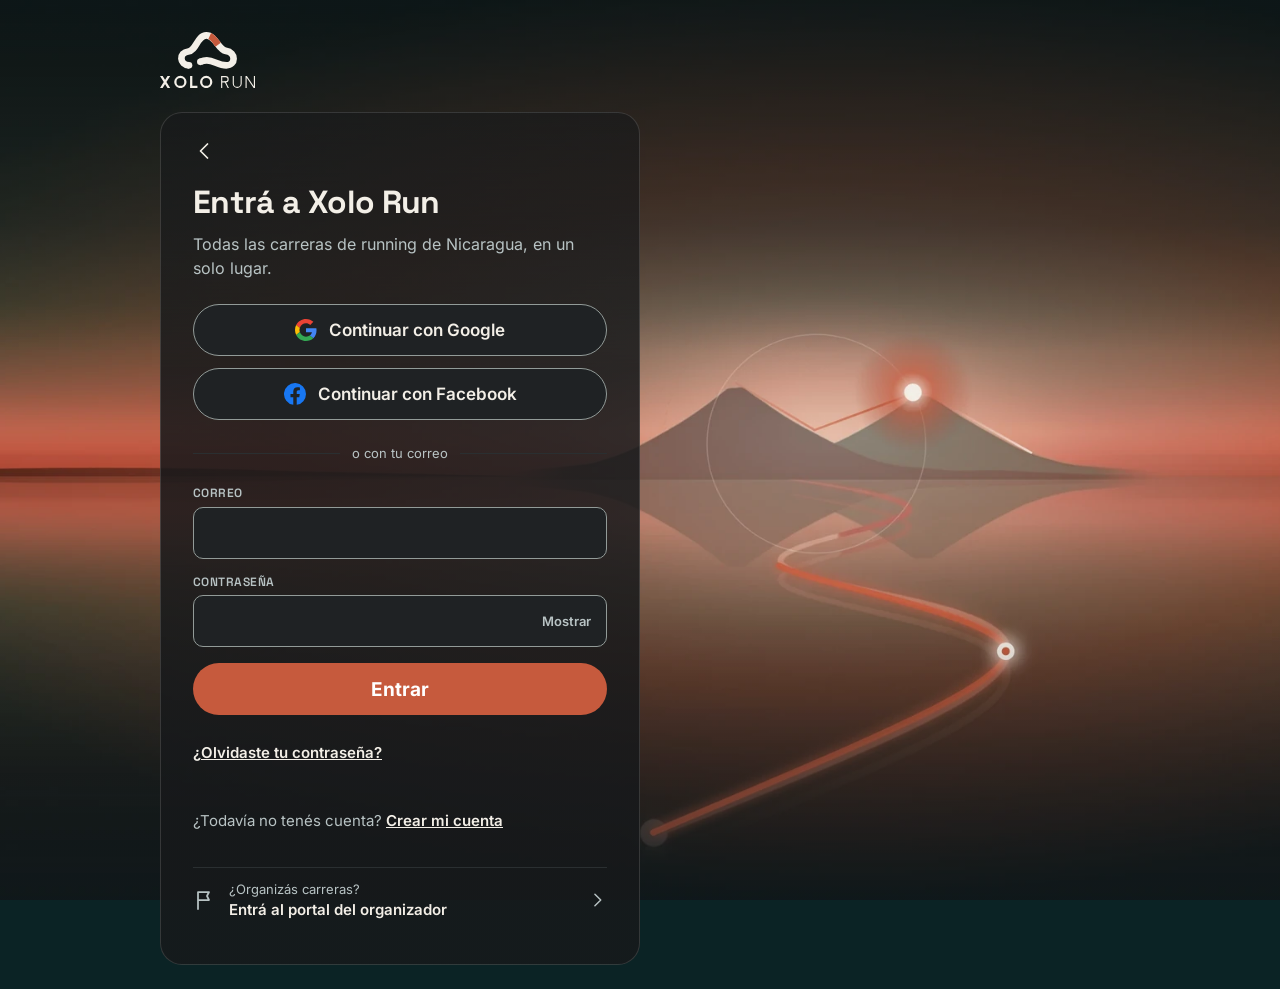
<file: app/index.html>
<!doctype html>
<html lang="es">
  <head>
    <meta charset="utf-8" />
    <meta http-equiv="Content-Security-Policy" content="default-src 'self'; script-src 'self'; style-src 'self' 'unsafe-inline'; img-src 'self' data: blob: https://mwiroczcgigmapzkzeba.supabase.co; font-src 'self'; connect-src 'self' https://mwiroczcgigmapzkzeba.supabase.co wss://mwiroczcgigmapzkzeba.supabase.co; worker-src 'self'; manifest-src 'self'; base-uri 'none'; object-src 'none'; form-action 'self'" />
    <meta name="viewport" content="width=device-width, initial-scale=1, viewport-fit=cover" />
    <meta name="theme-color" content="#F3EFE7" media="(prefers-color-scheme: light)" />
    <meta name="theme-color" content="#17191B" media="(prefers-color-scheme: dark)" />
    <meta name="mobile-web-app-capable" content="yes" />
    <meta name="apple-mobile-web-app-capable" content="yes" />
    <meta name="apple-mobile-web-app-status-bar-style" content="default" />
    <meta name="apple-mobile-web-app-title" content="Xolo Run" />
    <meta name="description" content="Todas las carreras de running de Nicaragua, en un solo lugar." />
    <link rel="icon" href="/app/favicon.svg" type="image/svg+xml" />
    <link rel="apple-touch-icon" href="/app/iconos/apple-touch-icon-180.png" />
    <link rel="preload" href="/app/fuentes/SpaceGrotesk.var.woff2" as="font" type="font/woff2" crossorigin />
    <link rel="preload" href="/app/fuentes/Inter.var.woff2" as="font" type="font/woff2" crossorigin />
    <title>Xolo Run</title>
    <style>#boot{--bg:#f3efe7;--ink:#12383b;--clay:#c65a3d;--ease:cubic-bezier(.33, 1, .68, 1);--ease-run:cubic-bezier(.65, 0, .35, 1);z-index:1000;background:var(--bg);pointer-events:none;transition:opacity .25s var(--ease);place-items:center;display:grid;position:fixed;inset:0}@media (prefers-color-scheme:dark){:root:not([data-theme=light]) #boot{--bg:#17191b;--ink:#f3efe7}}:root[data-theme=dark] #boot{--bg:#17191b;--ink:#f3efe7}#boot svg{width:min(42vw,10.5rem);height:auto;display:block;overflow:visible}#boot .line{fill:none;stroke-width:24px;stroke-linejoin:round}#boot .start,#boot .name{fill:var(--ink)}#boot .start{transform-box:fill-box;transform-origin:50%;animation:boot-dot .18s var(--ease) both}#boot .route{stroke:var(--ink);stroke-linecap:round;stroke-dasharray:1 2;animation:boot-draw .97s var(--ease) .18s both}#boot .segment{stroke:var(--clay);stroke-dasharray:1 2;animation:boot-draw .25s var(--ease) 1.15s both, boot-out 1ms 1.7s both}#boot .name{animation:boot-name .25s var(--ease) 1.25s both}#boot .track{animation:boot-dim .5s var(--ease) 1.7s both}#boot .runner{stroke:var(--clay);stroke-dasharray:.0988 3;stroke-dashoffset:-.4127px;opacity:0;animation:boot-in 1ms 1.7s forwards, boot-first-lap .9s var(--ease-run) 1.7s forwards, boot-lap 1.6s var(--ease-run) 2.6s infinite}@keyframes boot-dot{0%{opacity:0;transform:scale(0)}}@keyframes boot-draw{0%{stroke-dashoffset:1.01px}to{stroke-dashoffset:0}}@keyframes boot-name{0%{opacity:0;transform:translateY(24px)}}@keyframes boot-out{to{opacity:0}}@keyframes boot-in{to{opacity:1}}@keyframes boot-dim{to{opacity:.16}}@keyframes boot-first-lap{to{stroke-dashoffset:-1px}}@keyframes boot-lap{0%{stroke-dashoffset:.0988px}to{stroke-dashoffset:-1px}}@media (prefers-reduced-motion:reduce){#boot,#boot *{transition:none!important;animation:none!important}}</style>
    <script type="module" crossorigin src="/app/assets/index-C7dKcp-W.js"></script>
    <link rel="modulepreload" crossorigin href="/app/assets/rolldown-runtime-hePW80VL.js">
    <link rel="modulepreload" crossorigin href="/app/assets/react-QL8Ofo7w.js">
    <link rel="modulepreload" crossorigin href="/app/assets/i18n-3ynjkdF0.js">
    <link rel="modulepreload" crossorigin href="/app/assets/supabase-BO5ptyDx.js">
    <link rel="stylesheet" crossorigin href="/app/assets/index-BDAVdUfR.css">
  <meta property="og:type" content="website" />
    <meta property="og:site_name" content="Xolo Run" />
    <meta property="og:locale" content="es_NI" />
    <meta property="og:title" content="Xolo Run" />
    <meta property="og:description" content="Todas las carreras de running de Nicaragua, en un solo lugar." />
    <meta property="og:url" content="https://xolorun.com/app/" />
    <meta property="og:image" content="https://xolorun.com/app/og-xolorun.jpg" />
    <meta property="og:image:width" content="1200" />
    <meta property="og:image:height" content="630" />
    <meta name="twitter:card" content="summary_large_image" />
    <link rel="manifest" href="/app/manifest.webmanifest"></head>
  <body>
    <div id="root"></div>
    <div id="boot" aria-hidden="true">
      <svg viewBox="0 0 802 475" focusable="false">
        <g transform="translate(152.380 0) scale(2.35569) translate(-24.918 -62.000)">
          <g class="track">
            <circle class="start" cx="64.055" cy="181.954" r="12.0" />
            <path class="line route" pathLength="1" d="M64.055 181.954 C29.867 180.330 26.659 135.927 62.000 132.000 C90.000 129.000 94.000 74.000 126.000 74.000 C160.000 74.000 168.000 126.000 196.000 130.000 C234.000 135.000 232.000 182.000 198.000 182.000 C168.000 182.000 154.000 164.000 128.000 164.000 C118.509 164.000 111.416 166.399 104.874 169.445" />
          </g>
          <path class="line segment" pathLength="1" d="M138.345 76.546 C151.023 82.054 159.594 95.556 168.386 107.642" />
          <path class="line runner" pathLength="1" d="M64.055 181.954 C29.867 180.330 26.659 135.927 62.000 132.000 C90.000 129.000 94.000 74.000 126.000 74.000 C160.000 74.000 168.000 126.000 196.000 130.000 C234.000 135.000 232.000 182.000 198.000 182.000 C168.000 182.000 154.000 164.000 128.000 164.000 C118.509 164.000 111.416 166.399 104.874 169.445" />
        </g>
        <g transform="translate(0 373.950)">
          <g class="name">
            <path d="M0.000 0.000 L22.506 0.000 L86.000 100.000 L63.494 100.000ZM63.494 0.000 L86.000 0.000 L22.506 100.000 L0.000 100.000Z" fill-rule="nonzero" />
            <path d="M120.000 50.0 A52.0 52.0 0 1 0 224.000 50.0 A52.0 52.0 0 1 0 120.000 50.0ZM139.000 50.0 A33.0 33.0 0 1 0 205.000 50.0 A33.0 33.0 0 1 0 139.000 50.0Z" fill-rule="evenodd" />
            <path d="M254.000 0.000 L273.000 0.000 L273.000 81.000 L316.000 81.000 L316.000 100.000 L254.000 100.000Z" fill-rule="nonzero" />
            <path d="M338.000 50.0 A52.0 52.0 0 1 0 442.000 50.0 A52.0 52.0 0 1 0 338.000 50.0ZM357.000 50.0 A33.0 33.0 0 1 0 423.000 50.0 A33.0 33.0 0 1 0 357.000 50.0Z" fill-rule="evenodd" />
            <path d="M516.000 0.000 L525.500 0.000 L525.500 100.000 L516.000 100.000ZM542.400 44.500 L553.110 44.500 L582.000 100.000 L571.290 100.000Z" fill-rule="nonzero" />
            <path d="M520.750 0 H553.000 A27.0 27.0 0 0 1 553.000 54 H520.750ZM520.750 9.5 H553.000 A17.5 17.5 0 0 1 553.000 44.5 H520.750Z" fill-rule="evenodd" />
            <path d="M614.0 0 V62.000 A38.0 38.0 0 0 0 690.000 62.000 V0 H680.500 V62.000 A28.5 28.5 0 0 1 623.500 62.000 V0Z" fill-rule="nonzero" />
            <path d="M722.000 0.000 L731.500 0.000 L731.500 100.000 L722.000 100.000ZM792.500 0.000 L802.000 0.000 L802.000 100.000 L792.500 100.000ZM722.000 0.000 L733.514 0.000 L802.000 100.000 L790.486 100.000Z" fill-rule="nonzero" />
          </g>
        </g>
      </svg>
    </div>
    <noscript><style>#boot{display:none}</style>Xolo Run necesita JavaScript. / Xolo Run needs JavaScript.</noscript>
  </body>
</html>
</file>
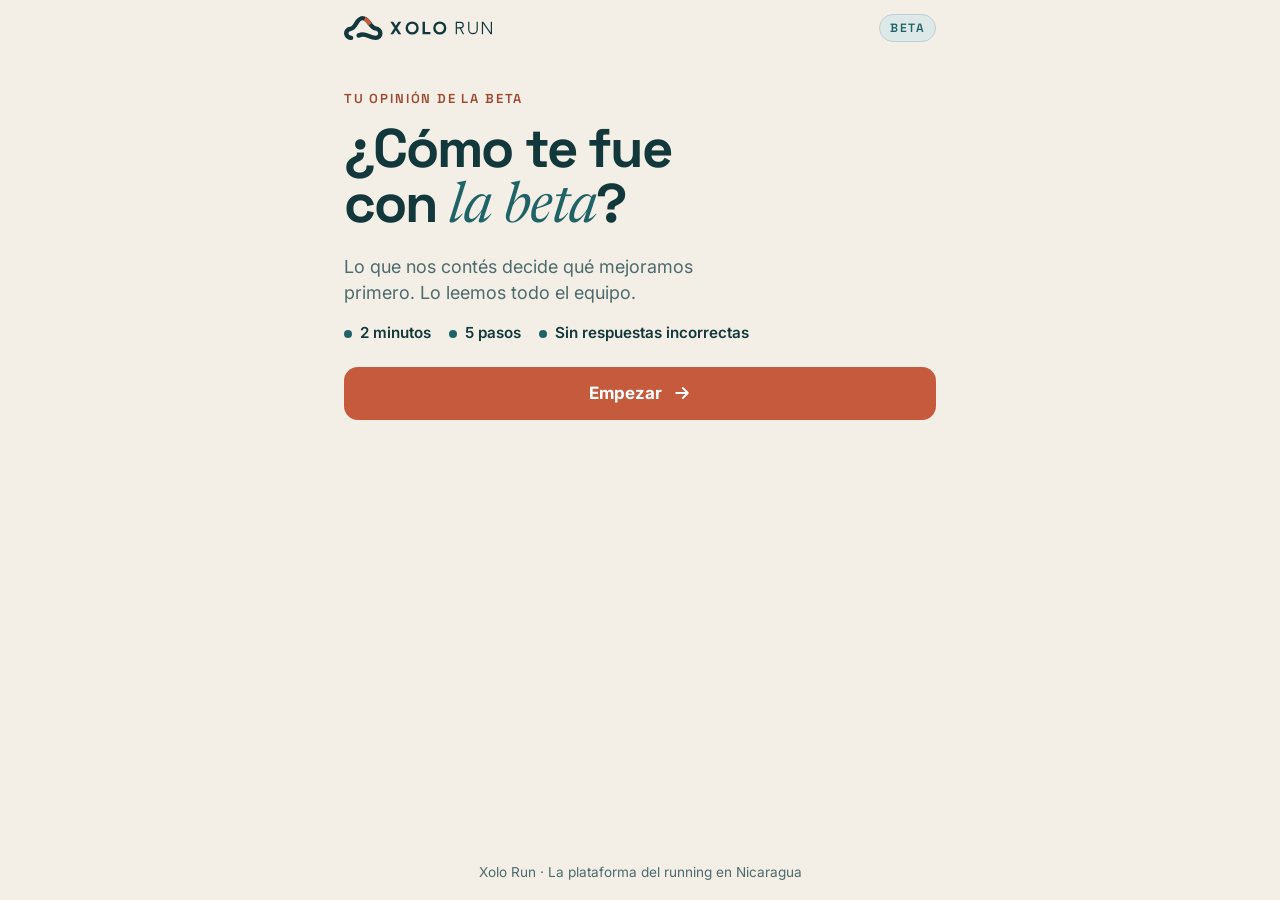
<file: beta/index.html>
<!doctype html>
<html lang="es">
<head>
<meta charset="utf-8">
<meta name="viewport" content="width=device-width, initial-scale=1, viewport-fit=cover">
<title>Tu opinión de la beta · Xolo Run</title>
<meta name="description" content="Contanos cómo te fue con la beta de Xolo Run. Son 2 minutos y tu opinión decide qué mejoramos primero.">
<!-- Pública pero sin enlazar desde el sitio: solo llega quien recibe el enlace en la comunidad. -->
<meta name="robots" content="noindex, nofollow">
<meta name="theme-color" content="#F3EFE7">
<link rel="icon" href="favicon.svg" type="image/svg+xml">
<link rel="icon" href="favicon-32.png" sizes="32x32" type="image/png">
<link rel="apple-touch-icon" href="apple-touch-icon-180.png">
<meta property="og:type" content="website">
<meta property="og:locale" content="es_NI">
<meta property="og:site_name" content="Xolo Run">
<meta property="og:title" content="¿Cómo te fue con la beta? · Xolo Run">
<meta property="og:description" content="Son 2 minutos. Tu opinión decide qué mejoramos primero.">
<meta property="og:url" content="https://xolorun.com/beta/">
<meta property="og:image" content="https://xolorun.com/og.jpg">
<meta name="twitter:card" content="summary_large_image">
<link rel="preconnect" href="https://fonts.googleapis.com">
<link rel="preconnect" href="https://fonts.gstatic.com" crossorigin>
<link rel="stylesheet" href="https://fonts.googleapis.com/css2?family=Inter:wght@400;500;600;700&family=Newsreader:ital,opsz,wght@1,6..72,400&family=Space+Grotesk:wght@500;600;700&display=swap">
<style>
  /* Xolo Run · Ruta Común: fondo arena, texto lago profundo, arcilla solo para la acción principal.
     Formulario por pasos con barra de tramos y opciones en fichas. */
  :root {
    --arena: #F3EFE7;
    --blanco: #FFFFFF;
    --lago: #12383B;
    --lago-400: #4D6A6C;
    --lago-300: #889C9D;
    --lago-100: #DBE1E2;
    --niebla-300: #DBE0DE;
    --jade: #1F6366;
    --jade-100: #DDE8E8;
    --jade-200: #BCD0D1;
    --arcilla: #C65A3D;
    --arcilla-600: #9E4831;
    --display: "Space Grotesk", system-ui, -apple-system, "Segoe UI", sans-serif;
    --body: "Inter", system-ui, -apple-system, "Segoe UI", Roboto, sans-serif;
    --voz: "Newsreader", Georgia, serif;
    --ease: cubic-bezier(.33, 1, .68, 1);
    --r: 14px;
    color-scheme: light;
  }
  *, *::before, *::after { box-sizing: border-box; }
  html { background: var(--arena); accent-color: var(--lago); }
  body {
    margin: 0; min-height: 100svh; display: flex; flex-direction: column;
    padding-top: env(safe-area-inset-top, 0px);
    background: var(--arena); color: var(--lago);
    font: 400 1.0625rem/1.5 var(--body); -webkit-font-smoothing: antialiased;
  }
  ::selection { background: var(--lago); color: var(--arena); }
  button, input, textarea { font: inherit; color: inherit; }
  button { cursor: pointer; -webkit-tap-highlight-color: transparent; }
  :focus-visible { outline: 3px solid var(--lago); outline-offset: 3px; }
  h1, h2, p { margin: 0; }
  a { color: var(--jade); text-underline-offset: 3px; }
  .sr { position: absolute; width: 1px; height: 1px; overflow: hidden; clip: rect(0 0 0 0); white-space: nowrap; }
  [hidden] { display: none !important; }

  .wrap { width: 100%; max-width: 40rem; margin-inline: auto; padding-inline: 16px; }
  .topbar { display: flex; align-items: center; justify-content: space-between; gap: 12px; min-height: 56px; }
  .wordmark { display: flex; align-items: center; }
  .wordmark img { display: block; width: auto; height: 24px; }
  .pill { font: 600 .75rem/1 var(--display); letter-spacing: .12em; text-transform: uppercase; padding: 7px 10px; border-radius: 999px; background: var(--jade-100); color: var(--jade); border: 1px solid var(--jade-200); }

  main { flex: 1; display: flex; flex-direction: column; padding-block: 8px 32px; }

  /* ───────── Portada ───────── */
  .hero { display: grid; gap: 16px; padding-block: 18px 22px; }
  .eyebrow { font: 600 .8125rem/1 var(--display); letter-spacing: .14em; text-transform: uppercase; color: var(--arcilla-600); }
  .headline { font: 700 clamp(2.3rem, 10vw, 3.4rem)/1.02 var(--display); letter-spacing: -.035em; text-wrap: balance; }
  .headline em { font: italic 400 1.04em/1 var(--voz); letter-spacing: -.01em; color: var(--jade); }
  .lede { font-size: 1.125rem; line-height: 1.45; color: var(--lago-400); max-width: 36ch; }
  .facts { display: flex; flex-wrap: wrap; gap: 6px 18px; font-weight: 600; font-size: .95rem; padding: 0; margin: 0; list-style: none; }
  .facts li { display: flex; align-items: center; gap: 8px; }
  .facts li::before { content: ""; width: 8px; height: 8px; border-radius: 50%; background: var(--jade); }

  /* ───────── Tarjeta del formulario ───────── */
  .card { background: var(--blanco); border: 1px solid var(--niebla-300); border-radius: 22px; padding: 22px 18px; box-shadow: 0 1px 0 rgba(18, 56, 59, .04), 0 18px 40px -28px rgba(18, 56, 59, .35); }
  .legs { display: grid; grid-template-columns: repeat(5, 1fr); gap: 6px; }
  .legs i { display: block; height: 5px; border-radius: 99px; background: var(--niebla-300); overflow: hidden; position: relative; }
  .legs i::after { content: ""; position: absolute; inset: 0; background: var(--arcilla); transform: scaleX(0); transform-origin: left; transition: transform .45s var(--ease); }
  .legs i.is-on::after { transform: scaleX(1); }
  .legs i.is-done::after { transform: scaleX(1); background: var(--jade); }
  .stepcap { margin-top: 12px; font-size: .9rem; color: var(--lago-400); font-variant-numeric: tabular-nums; }
  .stepcap b { color: var(--lago); font-weight: 600; }

  .step { display: grid; gap: 22px; margin-top: 18px; }
  .step.enter { animation: settle .45s var(--ease) both; }
  @keyframes settle { from { opacity: .3; transform: translateY(8px); } to { opacity: 1; transform: none; } }
  .step-head { display: grid; gap: 6px; }
  .step-head h2 { font: 700 1.6rem/1.15 var(--display); letter-spacing: -.02em; outline: none; }
  .step-head p { color: var(--lago-400); max-width: 44ch; }

  .q { display: grid; gap: 10px; border: 0; padding: 0; margin: 0; min-width: 0; }
  .q > legend, .q > label { padding: 0; font: 600 1.0625rem/1.3 var(--display); }
  .q .opt-note { font: 400 .9rem/1.3 var(--body); color: var(--lago-400); }
  .row2 { display: grid; gap: 16px; }

  .input, .textarea {
    width: 100%; padding: 12px 14px; border-radius: 12px;
    border: 1.5px solid var(--lago-300); background: var(--blanco); color: var(--lago);
    font-size: 1.0625rem; line-height: 1.4; transition: border-color .2s var(--ease), box-shadow .2s var(--ease);
  }
  .input { min-height: 3.1rem; }
  .textarea { min-height: 7.5rem; resize: vertical; }
  .input::placeholder, .textarea::placeholder { color: var(--lago-300); }
  .input:focus, .textarea:focus { border-color: var(--lago); outline: none; box-shadow: 0 0 0 3px var(--lago-100); }
  .input[aria-invalid="true"] { border-color: var(--arcilla-600); }

  /* Fichas: la elección se ve de un vistazo y se toca con el pulgar */
  .chips { display: grid; grid-template-columns: repeat(auto-fill, minmax(min(100%, 150px), 1fr)); gap: 10px; }
  .chips.wide { grid-template-columns: 1fr; }
  .chip {
    display: flex; align-items: center; gap: 10px; min-height: 3.1rem; padding: 10px 14px; text-align: left;
    background: var(--blanco); color: var(--lago); border: 1.5px solid var(--lago-300); border-radius: 12px;
    font: 500 1rem/1.25 var(--body);
    transition: background-color .2s var(--ease), border-color .2s var(--ease), color .2s var(--ease), transform .15s var(--ease);
  }
  .chip svg { flex: none; width: 22px; height: 22px; color: var(--jade); transition: color .2s var(--ease); }
  .chip small { display: block; margin-top: 2px; font-size: .85rem; color: var(--lago-400); font-weight: 400; }
  .chip:active { transform: scale(.98); }
  .chip[aria-checked="true"] { background: var(--lago); border-color: var(--lago); color: var(--arena); font-weight: 600; }
  .chip[aria-checked="true"] svg { color: var(--arena); }
  .chip[aria-checked="true"] small { color: var(--arena); opacity: .8; }
  @media (hover: hover) { .chip:not([aria-checked="true"]):hover { border-color: var(--lago); } }

  /* Escala del 1 al 7 */
  .scale { display: grid; grid-template-columns: repeat(7, 1fr); gap: 6px; }
  .scale .chip { justify-content: center; padding: 0; min-height: 3.2rem; font: 700 1.125rem/1 var(--display); }
  .scale-ends { display: flex; justify-content: space-between; font-size: .85rem; color: var(--lago-400); }

  .count { justify-self: end; font-size: .85rem; color: var(--lago-400); font-variant-numeric: tabular-nums; }
  .hint { color: var(--arcilla-600); font-weight: 600; font-size: .95rem; min-height: 1.3em; }
  .reveal { display: grid; gap: 10px; padding: 14px; border-radius: 14px; background: var(--jade-100); border: 1px solid var(--jade-200); animation: settle .35s var(--ease) both; }
  .privacy { font-size: .875rem; color: var(--lago-400); max-width: 50ch; }

  .nav { display: flex; align-items: center; justify-content: space-between; gap: 12px; margin-top: 26px; }
  .back { background: none; border: 0; padding: 12px 4px; color: var(--lago); font-weight: 600; text-decoration: underline; text-decoration-color: var(--lago-300); text-underline-offset: 4px; }
  .next {
    margin-left: auto; min-height: 3.3rem; min-width: 9.5rem; padding: 0 22px; border: 0; border-radius: var(--r);
    display: inline-flex; align-items: center; justify-content: center; gap: 10px;
    background: var(--arcilla); color: var(--blanco); font: 700 1.0625rem/1 var(--body);
    transition: background-color .2s var(--ease), transform .15s var(--ease);
  }
  .next svg { width: 20px; height: 20px; }
  .next:active { transform: translateY(1px); }
  @media (hover: hover) { .next:hover { background: var(--arcilla-600); } }
  .next[aria-busy="true"] { opacity: .75; pointer-events: none; }

  .start { width: 100%; margin-top: 6px; }

  /* ───────── Final ───────── */
  .done { display: grid; gap: 18px; justify-items: center; text-align: center; padding: 18px 6px 6px; }
  .done svg.medal { width: 120px; height: auto; }
  .done h2 { font: 700 2rem/1.08 var(--display); letter-spacing: -.02em; text-wrap: balance; }
  .done p { color: var(--lago-400); max-width: 40ch; }
  .ghost {
    width: 100%; min-height: 3.2rem; border-radius: var(--r); border: 1.5px solid var(--lago);
    background: transparent; color: var(--lago); font: 600 1.0625rem/1 var(--body);
    display: inline-flex; align-items: center; justify-content: center; gap: 10px; text-decoration: none;
  }
  .send { display: flex; gap: 10px; align-items: flex-start; text-align: left; width: 100%; padding: 12px 14px; border-radius: 12px; background: var(--arena); font-size: .95rem; }
  .send .dot { flex: none; width: 10px; height: 10px; margin-top: 6px; border-radius: 50%; background: var(--jade); }
  .send[data-s="error"] .dot { background: var(--arcilla-600); }
  .send[data-s="sending"] .dot { background: var(--lago); animation: blink 1s ease-in-out infinite; }
  @keyframes blink { 0%, 100% { opacity: .35; } 50% { opacity: 1; } }
  .local { margin-top: 14px; padding: 10px 14px; border-radius: 12px; border: 1.5px dashed var(--arcilla-600); color: var(--arcilla-600); font-weight: 600; font-size: .9rem; }

  footer { padding-block: 8px calc(18px + env(safe-area-inset-bottom, 0px)); text-align: center; font-size: .85rem; color: var(--lago-400); }

  @media (min-width: 640px) {
    .wrap { padding-inline: 24px; }
    .card { padding: 32px 34px; }
    .row2 { grid-template-columns: 1fr 1fr; }
    .hero { padding-block: 28px 30px; }
  }
  @media (prefers-reduced-motion: reduce) { .step.enter, .reveal, .send .dot { animation: none !important; } .legs i::after, .chip, .next { transition: none; } }
</style>
</head>
<body>
<div class="wrap">
  <header class="topbar">
    <a class="wordmark" href="https://xolorun.com/"><img src="logo.svg" alt="Xolo Run" width="148" height="24"></a>
    <span class="pill">Beta</span>
  </header>
</div>

<main class="wrap" id="app">
  <!-- Portada -->
  <section id="intro" class="hero" aria-labelledby="intro-title">
    <p class="eyebrow">Tu opinión de la beta</p>
    <h1 class="headline" id="intro-title">¿Cómo te fue con <em>la beta</em>?</h1>
    <p class="lede">Lo que nos contés decide qué mejoramos primero. Lo leemos todo el equipo.</p>
    <ul class="facts"><li>2 minutos</li><li>5 pasos</li><li>Sin respuestas incorrectas</li></ul>
    <button class="next start" id="start" type="button">Empezar
      <svg viewBox="0 0 24 24" fill="none" aria-hidden="true"><path d="M5 12h14M13 6l6 6-6 6" stroke="currentColor" stroke-width="2.2" stroke-linecap="round" stroke-linejoin="round"/></svg>
    </button>
  </section>

  <!-- Formulario -->
  <section id="form" class="card" hidden aria-live="polite">
    <div class="legs" aria-hidden="true"><i></i><i></i><i></i><i></i><i></i></div>
    <p class="stepcap" id="stepcap"></p>
    <div id="stepbox"></div>
    <p class="hint" id="hint" role="alert"></p>
    <div class="nav">
      <button class="back" id="back" type="button">Atrás</button>
      <button class="next" id="next" type="button"><span id="next-label">Siguiente</span>
        <svg viewBox="0 0 24 24" fill="none" aria-hidden="true"><path d="M5 12h14M13 6l6 6-6 6" stroke="currentColor" stroke-width="2.2" stroke-linecap="round" stroke-linejoin="round"/></svg>
      </button>
    </div>
  </section>

  <!-- Final -->
  <section id="done" class="card" hidden>
    <div class="done">
      <svg class="medal" viewBox="0 0 120 130" fill="none" aria-hidden="true">
        <path d="M38 4h16l10 34H48z" fill="#1F6366"/><path d="M82 4H66L56 38h16z" fill="#12383B"/>
        <circle cx="60" cy="82" r="40" fill="#C65A3D"/><circle cx="60" cy="82" r="31" fill="none" stroke="#F3EFE7" stroke-width="3"/>
        <path d="M44 84l11 11 22-24" stroke="#F3EFE7" stroke-width="6" stroke-linecap="round" stroke-linejoin="round"/>
      </svg>
      <h2 id="done-title" tabindex="-1">¡Gracias!</h2>
      <p id="done-text">Tu opinión ya está con el equipo. Con lo que nos cuenten, vamos a ir mejorando la beta y les avisamos en la comunidad qué cambió.</p>
      <div class="send" id="send" data-s="sending"><span class="dot" aria-hidden="true"></span><span id="send-msg">Enviando…</span></div>
      <a class="ghost" href="https://xolorun.com/app/">Volver a Xolo Run</a>
    </div>
  </section>

  <p class="local" id="local" hidden>Vista de prueba: las respuestas no se envían. Agregá <b>?enviar</b> al enlace para enviar de verdad.</p>
</main>

<footer class="wrap">Xolo Run · La plataforma del running en Nicaragua</footer>

<script>
(() => {
  'use strict';
  const SUPABASE_URL = 'https://mwiroczcgigmapzkzeba.supabase.co';
  const SUPABASE_KEY = 'sb_publishable_bZ6aEB26mibNyVdc3Q4JkA_N3Jl2dBI';   // clave publicable: solo puede llamar a la función
  const VERSION = 'beta-1';
  const CONSENT = '2026-10-26';
  const PARAMS = new URLSearchParams(location.search);
  const LOCAL = ['localhost', '127.0.0.1', ''].includes(location.hostname);
  const DRY = LOCAL && !PARAMS.has('enviar');
  const KEY = 'xolo-beta-opinion';

  const $ = (s) => document.querySelector(s);
  const store = {
    get() { try { return JSON.parse(localStorage.getItem(KEY)) || {}; } catch { return {}; } },
    set(v) { try { localStorage.setItem(KEY, JSON.stringify(v)); } catch {} }
  };
  const uuid = () => (crypto.randomUUID ? crypto.randomUUID()
    : 'xxxxxxxx-xxxx-4xxx-yxxx-xxxxxxxxxxxx'.replace(/[xy]/g, c => { const r = Math.random() * 16 | 0; return (c === 'x' ? r : (r & 3 | 8)).toString(16); }));

  const saved = store.get();
  const state = Object.assign({
    client_id: uuid(), step: 0, name: '', device: '', reached: '', ease: null,
    friction: '', prefer: '', prefer_why: '', wish_race: '', contact_ok: null, whatsapp: '', sent: false
  }, saved);
  const channel = (PARAMS.get('c') || saved.channel || 'comunidad').toLowerCase().replace(/[^a-z0-9_-]/g, '').slice(0, 40);
  state.channel = channel;
  const save = () => store.set(state);

  const icon = {
    android: '<svg viewBox="0 0 24 24" fill="currentColor" aria-hidden="true"><path d="M7 9h10v8a1 1 0 0 1-1 1h-1v3h-2v-3h-2v3H9v-3H8a1 1 0 0 1-1-1zM5 9.5a1 1 0 1 1 2 0v5a1 1 0 1 1-2 0zm12 0a1 1 0 1 1 2 0v5a1 1 0 1 1-2 0zM7.2 8a4.8 4.8 0 0 1 2.4-3.6l-.9-1.6.6-.3.9 1.6A5 5 0 0 1 12 3.8a5 5 0 0 1 1.8.3l.9-1.6.6.3-.9 1.6A4.8 4.8 0 0 1 16.8 8zM10 6.2a.6.6 0 1 0 0 1.2.6.6 0 0 0 0-1.2m4 0a.6.6 0 1 0 0 1.2.6.6 0 0 0 0-1.2"/></svg>',
    iphone: '<svg viewBox="0 0 24 24" fill="none" aria-hidden="true"><rect x="6.5" y="2.5" width="11" height="19" rx="2.6" stroke="currentColor" stroke-width="1.8"/><path d="M10.5 5h3" stroke="currentColor" stroke-width="1.8" stroke-linecap="round"/></svg>'
  };

  // Cada paso: título, ayuda, preguntas y la regla para avanzar
  const STEPS = [
    {
      cap: 'Vos', title: 'Empecemos por vos', help: 'Para saber quién nos ayudó a mejorar.',
      render: () => `
        <div class="q"><label for="f-name">Tu nombre</label>
          <input class="input" id="f-name" name="name" autocomplete="name" maxlength="80" placeholder="Nombre y apellido" value="${esc(state.name)}"></div>
        <fieldset class="q"><legend>¿Con qué teléfono la probaste?</legend>
          ${chips('device', [['android', 'Android', icon.android], ['iphone', 'iPhone', icon.iphone]])}
        </fieldset>`,
      check: () => !state.name.trim() ? ['f-name', 'Escribí tu nombre para seguir.']
        : !state.device ? [null, 'Elegí tu tipo de teléfono.'] : null
    },
    {
      cap: 'Tu prueba', title: 'Tus misiones', help: 'Contanos hasta dónde llegaste. No pasa nada si no terminaste: eso también nos sirve.',
      render: () => `
        <fieldset class="q"><legend>¿Hasta dónde llegaste?</legend>
          ${chips('reached', [
            ['no_instale', 'No pude instalarla'],
            ['cuenta', 'Creé mi cuenta'],
            ['inscripcion', 'Me inscribí en una carrera'],
            ['compartio', 'Compartí una carrera']
          ], 'wide')}
        </fieldset>
        <fieldset class="q" id="ease-q" ${inscribed() ? '' : 'hidden'}><legend>Del 1 al 7, ¿qué tan fácil fue inscribirte?</legend>
          <div class="scale" role="radiogroup" aria-label="Facilidad del 1 al 7">
            ${[1,2,3,4,5,6,7].map(n => `<button type="button" class="chip" role="radio" data-k="ease" data-v="${n}" aria-checked="${state.ease === n}">${n}</button>`).join('')}
          </div>
          <div class="scale-ends" aria-hidden="true"><span>Muy difícil</span><span>Muy fácil</span></div>
        </fieldset>`,
      check: () => !state.reached ? [null, 'Elegí hasta dónde llegaste.']
        : inscribed() && !state.ease ? [null, 'Elegí un número del 1 al 7.'] : null
    },
    {
      cap: 'Lo que pasó', title: '¿Qué te costó?', help: 'Lo que nos contés aquí es lo primero que vamos a arreglar.',
      render: () => `
        <div class="q"><label for="f-friction">¿En qué momento dudaste o te trabaste? Contanos qué pasó.</label>
          <textarea class="textarea" id="f-friction" maxlength="1500" placeholder="Por ejemplo: no encontraba dónde instalarla, no entendí un paso, me salió un error…">${esc(state.friction)}</textarea>
          <span class="opt-note">Si todo fluyó, contanos qué fue lo que más te gustó.</span></div>`,
      check: () => null
    },
    {
      cap: 'Tu próxima carrera', title: 'Pensá en tu próxima carrera', help: 'Respondé con total sinceridad: nos sirve más una verdad incómoda que un cumplido.',
      render: () => `
        <fieldset class="q"><legend>¿Cómo preferirías inscribirte?</legend>
          ${chips('prefer', [
            ['xolorun', 'Con Xolo Run'],
            ['como_hoy', 'Como lo hago hoy', null, 'Formulario, WhatsApp o en persona'],
            ['igual', 'Me da igual']
          ], 'wide')}
        </fieldset>
        <div class="q"><label for="f-why">¿Por qué elegiste esa opción?</label>
          <textarea class="textarea" id="f-why" maxlength="1500" placeholder="Contanos con tus palabras">${esc(state.prefer_why)}</textarea></div>`,
      check: () => !state.prefer ? [null, 'Elegí cómo preferirías inscribirte.'] : null
    },
    {
      cap: 'Para cerrar', title: 'Dos cosas más', help: 'Y terminamos.',
      render: () => `
        <div class="q"><label for="f-race">¿Qué carrera te gustaría poder inscribir primero en Xolo Run?</label>
          <input class="input" id="f-race" maxlength="120" placeholder="Nombre de la carrera" value="${esc(state.wish_race)}"></div>
        <fieldset class="q"><legend>¿Podemos escribirte para conversar 10 minutos sobre tu experiencia?</legend>
          ${chips('contact_ok', [[true, 'Sí, con gusto'], [false, 'Mejor no']])}
        </fieldset>
        <div class="reveal" id="wa-box" ${state.contact_ok === true ? '' : 'hidden'}>
          <div class="q"><label for="f-wa">Tu WhatsApp</label>
            <input class="input" id="f-wa" type="tel" inputmode="tel" autocomplete="tel" maxlength="20" placeholder="8888 8888" value="${esc(state.whatsapp)}"></div>
        </div>
        <p class="privacy">Usamos tus respuestas solo para mejorar Xolo Run. Tu WhatsApp, solo si nos das permiso, y únicamente para esa conversación. No compartimos tus datos.</p>`,
      check: () => state.contact_ok === null ? [null, 'Contanos si te podemos escribir.']
        : state.contact_ok && waDigits() < 8 ? ['f-wa', 'Escribí tu WhatsApp para poder contactarte.'] : null
    }
  ];

  function esc(s) { return String(s ?? '').replace(/[&<>"']/g, c => ({ '&': '&amp;', '<': '&lt;', '>': '&gt;', '"': '&quot;', "'": '&#39;' }[c])); }
  function inscribed() { return state.reached === 'inscripcion' || state.reached === 'compartio'; }
  function waDigits() { return (state.whatsapp || '').replace(/\D/g, '').length; }
  function chips(key, opts, cls = '') {
    return `<div class="chips ${cls}" role="radiogroup">${opts.map(([v, label, svg, sub]) =>
      `<button type="button" class="chip" role="radio" data-k="${key}" data-v="${v}" aria-checked="${state[key] === v}">${svg || ''}<span>${label}${sub ? `<small>${sub}</small>` : ''}</span></button>`).join('')}</div>`;
  }

  const legs = [...document.querySelectorAll('.legs i')];
  function show(stepIndex, focus = true) {
    state.step = stepIndex; save();
    const s = STEPS[stepIndex];
    legs.forEach((l, i) => { l.className = i < stepIndex ? 'is-done' : i === stepIndex ? 'is-on' : ''; });
    $('#stepcap').innerHTML = `Paso <b>${stepIndex + 1} de ${STEPS.length}</b> · ${s.cap}`;
    $('#stepbox').innerHTML = `<div class="step enter"><div class="step-head"><h2 tabindex="-1">${s.title}</h2><p>${s.help}</p></div>${s.render()}</div>`;
    $('#hint').textContent = '';
    $('#back').style.visibility = stepIndex === 0 ? 'hidden' : 'visible';
    $('#next-label').textContent = stepIndex === STEPS.length - 1 ? 'Enviar' : 'Siguiente';
    if (focus) $('#stepbox h2').focus({ preventScroll: true });
    $('#form').scrollIntoView({ behavior: matchMedia('(prefers-reduced-motion: reduce)').matches ? 'auto' : 'smooth', block: 'start' });
  }

  // Elegir una ficha
  document.addEventListener('click', (e) => {
    const chip = e.target.closest('.chip[data-k]');
    if (!chip) return;
    const k = chip.dataset.k; let v = chip.dataset.v;
    if (k === 'ease') v = Number(v);
    if (k === 'contact_ok') v = v === 'true';
    state[k] = v; save();
    chip.parentElement.querySelectorAll('.chip').forEach(c => c.setAttribute('aria-checked', String(c === chip)));
    $('#hint').textContent = '';
    if (k === 'reached') {
      const q = $('#ease-q'); if (q) q.hidden = !inscribed();
      if (!inscribed()) state.ease = null;
    }
    if (k === 'contact_ok') { const box = $('#wa-box'); box.hidden = !v; if (v) setTimeout(() => $('#f-wa').focus(), 50); }
  });

  // Escribir en los campos
  const FIELDS = { 'f-name': 'name', 'f-friction': 'friction', 'f-why': 'prefer_why', 'f-race': 'wish_race', 'f-wa': 'whatsapp' };
  document.addEventListener('input', (e) => {
    const k = FIELDS[e.target.id]; if (!k) return;
    state[k] = e.target.value; e.target.removeAttribute('aria-invalid'); save();
  });

  $('#start').addEventListener('click', () => {
    $('#intro').hidden = true; $('#form').hidden = false; show(state.step || 0);
  });
  $('#back').addEventListener('click', () => { if (state.step > 0) show(state.step - 1); });
  $('#next').addEventListener('click', () => {
    const problem = STEPS[state.step].check();
    if (problem) {
      const [field, msg] = problem;
      $('#hint').textContent = msg;
      if (field) { const el = document.getElementById(field); el.setAttribute('aria-invalid', 'true'); el.focus(); }
      return;
    }
    if (state.step < STEPS.length - 1) show(state.step + 1);
    else finish();
  });
  document.addEventListener('keydown', (e) => {
    if (e.key === 'Enter' && e.target.matches('input.input')) { e.preventDefault(); $('#next').click(); }
  });

  async function send() {
    const body = {
      p_client_id: state.client_id, p_name: state.name.trim(), p_device: state.device, p_reached: state.reached,
      p_ease: inscribed() ? state.ease : null, p_friction: state.friction, p_prefer: state.prefer,
      p_prefer_why: state.prefer_why, p_wish_race: state.wish_race, p_contact_ok: state.contact_ok === true,
      p_whatsapp: state.contact_ok ? state.whatsapp : null, p_consent_version: CONSENT,
      p_channel: state.channel, p_version: VERSION
    };
    if (DRY) { console.info('[vista de prueba] no se envía:', body); return true; }
    const res = await fetch(SUPABASE_URL + '/rest/v1/rpc/submit_beta_feedback', {
      method: 'POST', headers: { apikey: SUPABASE_KEY, 'Content-Type': 'application/json' }, body: JSON.stringify(body)
    });
    return res.ok;
  }

  async function finish() {
    $('#next').setAttribute('aria-busy', 'true');
    $('#form').hidden = true; $('#done').hidden = false;
    const first = state.name.trim().split(/\s+/)[0];
    $('#done-title').textContent = `¡Gracias, ${first}!`;
    $('#done-title').focus();
    window.scrollTo({ top: 0 });
    const box = $('#send'), msg = $('#send-msg');
    for (let attempt = 0; attempt < 3; attempt++) {
      box.dataset.s = 'sending'; msg.textContent = 'Enviando tu opinión…';
      try {
        if (await send()) {
          state.sent = true; save();
          box.dataset.s = 'ok'; msg.textContent = DRY ? 'Vista de prueba: no se envió nada.' : 'Listo, tu opinión llegó al equipo.';
          return;
        }
      } catch {}
      await new Promise(r => setTimeout(r, 1500 * (attempt + 1)));
    }
    box.dataset.s = 'error';
    msg.innerHTML = 'No pudimos enviarla por la conexión. Tus respuestas quedaron guardadas en este teléfono: <button class="back" id="retry" type="button">Intentar de nuevo</button>';
    $('#retry').addEventListener('click', finish);
  }

  // Si ya la había enviado, puede corregirla desde el mismo teléfono
  if (state.sent) {
    $('.lede').textContent = 'Ya recibimos tu opinión, ¡gracias! Si querés cambiar algo, podés hacerlo de nuevo.';
    $('#start').firstChild.textContent = 'Revisar mis respuestas ';
    state.step = 0;
  }
  if (DRY) $('#local').hidden = false;
})();
</script>
</body>
</html>
</file>
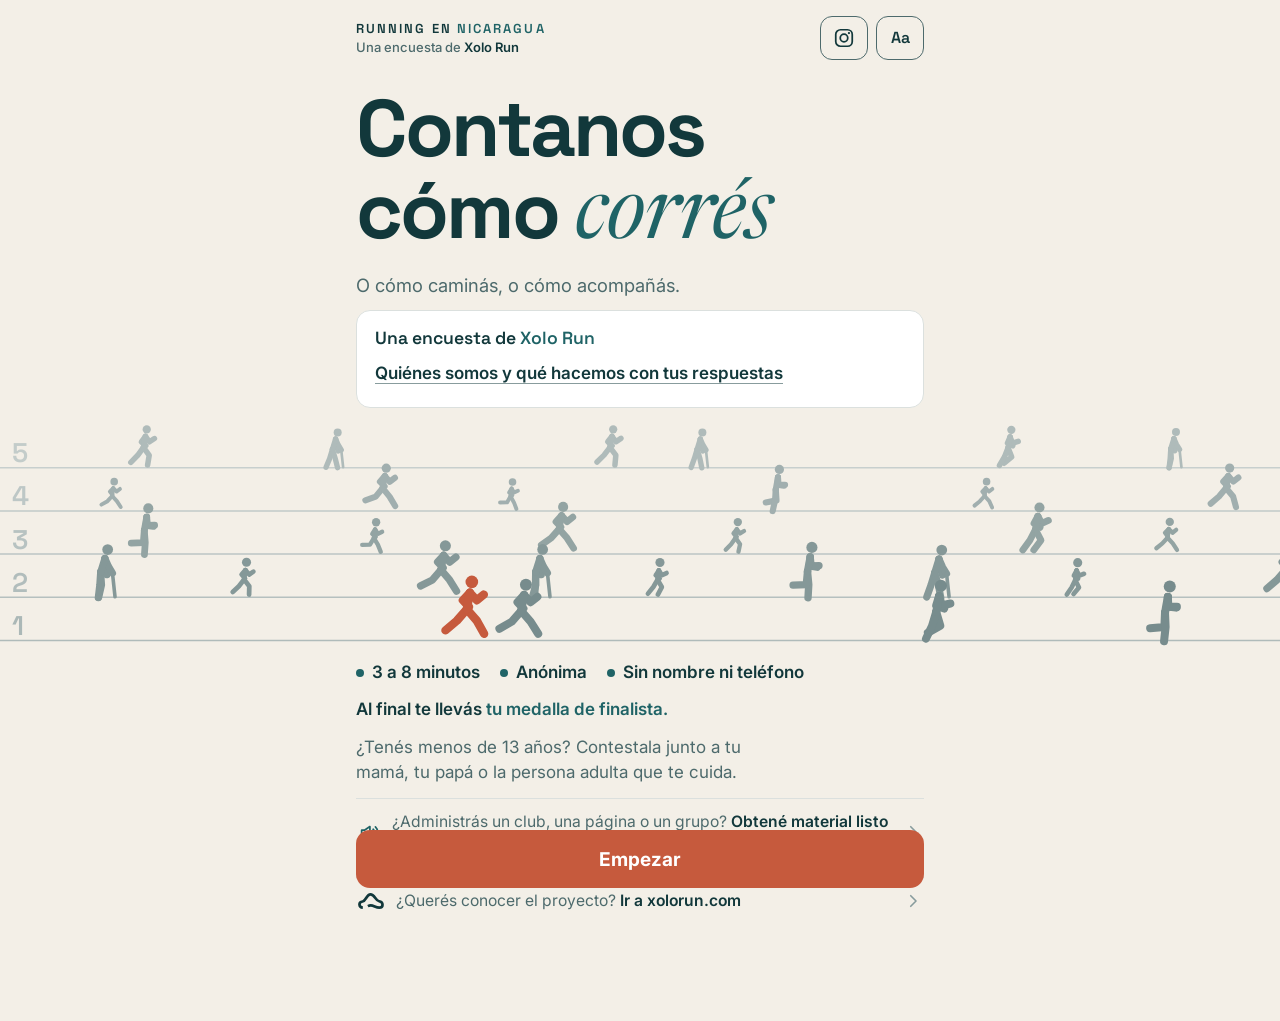
<file: encuesta/index.html>
<!doctype html>
<html lang="es">
<head>
<meta charset="utf-8">
<meta name="viewport" content="width=device-width, initial-scale=1, viewport-fit=cover">
<title>Running en Nicaragua · Encuesta de Xolo Run</title>
<!-- La vista previa del enlace (WhatsApp, Messenger, Instagram) es lo primero que ve la gente del grupo que la comparte: dice de quién es. -->
<meta name="description" content="Encuesta anónima de Xolo Run, un proyecto nicaragüense que está creando una app para carreras. Contanos cómo corrés, caminás o acompañás: 3 a 8 minutos.">
<meta name="theme-color" content="#F3EFE7">
<link rel="icon" href="favicon.svg" type="image/svg+xml">
<link rel="icon" href="favicon-32.png" sizes="32x32" type="image/png">
<link rel="apple-touch-icon" href="apple-touch-icon-180.png">
<link rel="canonical" href="https://xolorun.com/encuesta/">
<meta property="og:type" content="website">
<meta property="og:locale" content="es_NI">
<meta property="og:site_name" content="Running en Nicaragua · Xolo Run">
<meta property="og:title" content="Contanos cómo corrés · Encuesta de Xolo Run">
<meta property="og:description" content="Encuesta anónima de Xolo Run, un proyecto nicaragüense que está creando una app para carreras. 3 a 8 minutos, sirve aunque no corrás.">
<meta property="og:url" content="https://xolorun.com/encuesta/">
<meta property="og:image" content="https://xolorun.com/encuesta/og.jpg?v=20261010">
<meta property="og:image:alt" content="Logo de Xolo Run y el texto Contanos cómo corrés, con una línea de ruta que cruza la imagen">
<meta name="twitter:card" content="summary_large_image">
<link rel="preconnect" href="https://fonts.googleapis.com">
<link rel="preconnect" href="https://fonts.gstatic.com" crossorigin>
<link rel="stylesheet" href="https://fonts.googleapis.com/css2?family=Inter:wght@400;500;600;700&family=Newsreader:ital,opsz,wght@1,6..72,400&family=Space+Grotesk:wght@500;600;700&display=swap">
<style>
  /* Xolo Run · Ruta Común (manual de marca v1.0): fondo arena, texto lago profundo, arcilla solo para la acción principal.
     Una columna de teléfono. La pista de corredores vive en la salida, los relevos y la meta; tu corredor es el único tramo en arcilla. */
  :root {
    --arena: #F3EFE7;      /* fondo */
    --blanco: #FFFFFF;     /* superficies: opciones, tarjetas, franja de progreso */
    --lago: #12383B;       /* texto principal: 11:1 sobre arena */
    --lago-400: #4D6A6C;   /* texto secundario y borde de controles: 5:1 sobre arena */
    --lago-300: #889C9D;
    --lago-100: #DBE1E2;
    --niebla: #B7C2BE;     /* solo bordes y divisores decorativos */
    --niebla-300: #DBE0DE;
    --niebla-200: #E9EDEC;
    --jade: #1F6366;       /* acento secundario: 6:1 sobre arena */
    --jade-100: #DDE8E8;
    --jade-200: #BCD0D1;
    --arcilla: #C65A3D;    /* acción principal (texto blanco en negrita de 19 px) y tu corredor */
    --arcilla-600: #9E4831;/* arcilla para texto pequeño: 5.7:1 */
    --display: "Space Grotesk", system-ui, -apple-system, "Segoe UI", sans-serif;
    --body: "Inter", system-ui, -apple-system, "Segoe UI", Roboto, sans-serif;
    --voz: "Newsreader", Georgia, serif;
    --ease: cubic-bezier(.33, 1, .68, 1);
    --r: 14px;
    color-scheme: light;
  }
  *, *::before, *::after { box-sizing: border-box; }
  html { height: 100%; font-size: 100%; background: var(--arena); accent-color: var(--lago); scrollbar-color: var(--niebla) var(--arena); }
  html.big { font-size: 125%; }
  body {
    margin: 0; min-height: 100%; display: flex; flex-direction: column;
    padding-top: env(safe-area-inset-top, 0px);
    background: var(--arena); color: var(--lago); caret-color: var(--lago);
    font: 400 1.0625rem/1.5 var(--body); -webkit-font-smoothing: antialiased;
  }
  ::selection { background: var(--lago); color: var(--arena); }
  button, input, textarea { font: inherit; color: inherit; }
  button { cursor: pointer; -webkit-tap-highlight-color: transparent; }
  :focus-visible { outline: 3px solid var(--lago); outline-offset: 3px; }
  h1[tabindex="-1"]:focus { outline: none; }
  h1, h2, h3, p, ul, ol { margin: 0; }
  ul { padding: 0; list-style: none; }
  a { color: var(--jade); text-underline-offset: 3px; }
  .sr { position: absolute; width: 1px; height: 1px; overflow: hidden; clip: rect(0 0 0 0); white-space: nowrap; }
  #app { flex: 1; display: flex; flex-direction: column; }
  .wrap { width: 100%; max-width: 34rem; margin-inline: auto; padding-inline: 20px; }
  .stack { display: grid; gap: 12px; }

  /* ───────── Pantallas con pista (salida, relevos, meta) ───────── */
  .field { position: relative; flex: 1; display: flex; flex-direction: column; isolation: isolate; }
  .scene { position: absolute; left: 0; top: 0; width: 100%; height: 0; z-index: -1; display: block; pointer-events: none; }
  .field-inner { flex: 1; display: flex; flex-direction: column; gap: 18px; padding-block: 14px 22px; }
  .topbar { display: flex; align-items: center; justify-content: space-between; gap: 12px; min-height: 48px; }
  .wordmark { font: 600 .8125rem/1.1 var(--display); letter-spacing: .16em; text-transform: uppercase; color: var(--lago); }
  .wordmark b { color: var(--jade); font-weight: 600; }
  /* Autoría siempre visible, también en capturas de pantalla que circulen sin contexto */
  .brand { display: grid; gap: 4px; min-width: 0; }
  .byline { font: 500 .8125rem/1.1 var(--body); color: var(--lago-400); }
  .byline b { color: var(--lago); font-weight: 600; }
  .who { display: grid; gap: 8px; padding: 16px 18px; border-radius: var(--r); background: var(--blanco); border: 1px solid var(--niebla-300); }
  .who h2 { font: 600 1.1rem/1.25 var(--display); }
  .who h2 b { color: var(--jade); font-weight: 600; }
  .who p { color: var(--lago-400); max-width: 46ch; }
  .who .link { padding: 4px 0; text-align: left; }
  .local { padding: 10px 14px; border-radius: 12px; border: 1.5px dashed var(--arcilla-600); color: var(--arcilla-600); font-weight: 600; font-size: .95rem; }
  .page { display: grid; gap: 28px; padding-block: 18px 44px; }
  .page section { display: grid; gap: 10px; }
  .page h1 { font: 700 2.1rem/1.05 var(--display); letter-spacing: -.02em; text-wrap: balance; }
  .page h2 { font: 600 1.25rem/1.25 var(--display); }
  .page p, .page li { max-width: 46ch; }
  .plain { display: grid; gap: 8px; padding-left: 1.2em !important; list-style: disc !important; }
  .plain li::marker { color: var(--jade); }
  .qlist { display: grid; gap: 4px; margin-top: 10px; }
  .qlist h3 { font: 600 1rem/1.3 var(--display); color: var(--jade); margin-top: 12px; }
  .qlist li { color: var(--lago-400); font-size: .97rem; }
  .field-row { display: grid; gap: 6px; }
  .field-row label { font-weight: 600; }
  .input { width: 100%; min-height: 3.2rem; padding: 10px 14px; border-radius: 12px; border: 1.5px solid var(--lago-400); background: var(--blanco); color: var(--lago); font-size: 1.0625rem; }
  .input:focus { border-color: var(--lago); outline: none; box-shadow: 0 0 0 3px var(--lago-100); }
  .mono { font: .95rem/1.4 ui-monospace, Menlo, Consolas, monospace; color: var(--jade); word-break: break-all; }
  .tool {
    min-width: 48px; min-height: 44px; padding: 0 12px; border-radius: 12px;
    border: 1.5px solid var(--lago-400); background: transparent; color: var(--lago);
    font: 600 1rem/1 var(--display); display: inline-grid; place-items: center; transition: background .25s var(--ease), color .25s var(--ease);
  }
  .tool[aria-pressed="true"] { background: var(--lago); color: var(--arena); border-color: var(--lago); }
  .tool svg { width: 22px; height: 22px; }
  .tools { display: inline-flex; gap: 8px; flex: none; }
  a.tool { text-decoration: none; }
  @media (hover: hover) { a.tool.ig:hover { color: var(--arcilla-600); border-color: var(--arcilla-600); } }
  .headline { font: 700 min(13.4vw, 80px)/1.02 var(--display); letter-spacing: -.035em; text-wrap: balance; margin-top: 8px; }
  .headline em { font: italic 400 1.04em/1 var(--voz); letter-spacing: -.01em; color: var(--jade); }
  .headline.small { font-size: min(11vw, 60px); line-height: 1.04; }
  .lede { font-size: 1.15rem; line-height: 1.45; color: var(--lago-400); max-width: 34ch; }
  .track-space { flex: 1 0 clamp(120px, 24svh, 330px); }
  .facts { display: flex; flex-wrap: wrap; gap: 6px 20px; font-weight: 600; }
  .facts li { display: flex; align-items: center; gap: 8px; }
  .facts li::before { content: ""; width: 8px; height: 8px; border-radius: 50%; background: var(--jade); }
  .kidnote { color: var(--lago-400); max-width: 40ch; }
  .go {
    width: 100%; min-height: 3.6rem; border: 0; border-radius: var(--r);
    display: inline-flex; align-items: center; justify-content: center; gap: 10px;
    background: var(--arcilla); color: var(--blanco);
    font: 700 1.1875rem/1 var(--body);
    transition: transform .25s var(--ease), background-color .25s var(--ease);
  }
  .go:active { transform: translateY(1px) scale(.99); }
  @media (hover: hover) { .go:hover { background: var(--arcilla-600); } }
  .quiet { background: none; border: 0; color: var(--lago); font-weight: 600; padding: 12px 4px; text-decoration: underline; text-decoration-color: var(--lago-300); text-underline-offset: 4px; }
  .actions { display: grid; gap: 4px; position: sticky; bottom: calc(12px + env(safe-area-inset-bottom, 0px)); z-index: 1; }

  /* ───────── Pantalla de pregunta ───────── */
  .q { flex: 1; display: flex; flex-direction: column; }
  .band { background: var(--blanco); border-bottom: 1px solid var(--niebla-300); }
  .band .topbar { padding-top: 8px; }
  .band-track { position: relative; height: 46px; }
  .band-track canvas { position: absolute; inset: 0; width: 100%; height: 100%; display: block; }
  .band-cap { display: flex; justify-content: space-between; gap: 12px; padding-block: 2px 12px; font-size: 1rem; color: var(--lago-400); }
  .band-cap b { color: var(--lago); font: 600 1rem/1.3 var(--display); }
  .qbody { display: grid; gap: 14px; padding-block: 28px 12px; }
  .q-title { font: 600 clamp(1.5rem, 6.2vw, 2rem)/1.2 var(--display); letter-spacing: -.02em; text-wrap: balance; outline: none; }
  .q-help { color: var(--lago-400); max-width: 42ch; }
  .opts { display: grid; gap: 10px; margin-top: 8px; }
  .opt {
    display: flex; align-items: center; gap: 14px; width: 100%; min-height: 3.75rem; padding: 14px 16px;
    text-align: left; font-size: 1.0625rem; line-height: 1.3; font-weight: 500;
    background: var(--blanco); color: var(--lago); border: 1.5px solid var(--lago-300); border-radius: var(--r);
    transition: background-color .25s var(--ease), border-color .25s var(--ease), color .25s var(--ease);
  }
  .opt .lbl { min-width: 0; flex: 1; }
  .opt .ind { flex: none; width: 24px; height: 24px; border: 2px solid var(--lago-400); display: grid; place-items: center; transition: inherit; }
  .opt[role="radio"] .ind { border-radius: 50%; }
  .opt[role="checkbox"] .ind { border-radius: 7px; }
  .opt .ind svg { width: 16px; height: 16px; opacity: 0; color: var(--lago); }
  .opt[aria-checked="true"] { background: var(--lago); border-color: var(--lago); color: var(--arena); font-weight: 600; }
  .opt[aria-checked="true"] .ind { border-color: var(--arena); background: var(--arena); }
  .opt[role="radio"][aria-checked="true"] .ind { box-shadow: inset 0 0 0 5px var(--arena); background: var(--lago); }
  .opt[role="checkbox"][aria-checked="true"] .ind svg { opacity: 1; }
  .opt[aria-disabled="true"] { opacity: .42; }
  .opt .lbl small { display: block; margin-top: 3px; font-size: .92rem; font-weight: 400; color: var(--lago-400); }
  .opt[aria-checked="true"] .lbl small { color: var(--arena); opacity: .8; }
  @media (hover: hover) { .opt:not([aria-checked="true"]):not([aria-disabled="true"]):hover, .tile:not([aria-checked="true"]):not([aria-disabled="true"]):hover, .chip:not([aria-checked="true"]):hover { border-color: var(--lago); } }

  .tiles { display: grid; grid-template-columns: repeat(2, minmax(0, 1fr)); gap: 12px; margin-top: 8px; }
  .tiles > :last-child:nth-child(odd) { grid-column: 1 / -1; }
  .tile {
    display: flex; flex-direction: column; align-items: center; justify-content: center; gap: 10px;
    min-height: 8.5rem; padding: 16px 10px; text-align: center;
    background: var(--blanco); color: var(--lago); border: 1.5px solid var(--lago-300); border-radius: 18px;
    font: 600 1.0625rem/1.2 var(--display);
    transition: background-color .25s var(--ease), border-color .25s var(--ease), color .25s var(--ease);
  }
  .tile svg { width: 44px; height: 44px; color: var(--jade); transition: color .25s var(--ease); }
  .tile[aria-checked="true"] { background: var(--lago); border-color: var(--lago); color: var(--arena); }
  .tile[aria-checked="true"] svg { color: var(--arena); }
  .tile[aria-disabled="true"] { opacity: .42; }

  .textarea {
    width: 100%; min-height: 9rem; padding: 14px 16px; border-radius: var(--r);
    border: 1.5px solid var(--lago-400); background: var(--blanco); color: var(--lago);
    font-size: 1.0625rem; line-height: 1.45; resize: vertical;
  }
  .textarea::placeholder { color: var(--lago-400); opacity: .85; }
  .textarea:focus { border-color: var(--lago); outline: none; box-shadow: 0 0 0 3px var(--lago-100); }
  .count { justify-self: end; font-size: 1rem; color: var(--lago-400); font-variant-numeric: tabular-nums; }
  .hint { color: var(--arcilla-600); min-height: 1.4em; font-weight: 600; }

  .dock {
    position: sticky; bottom: 0; margin-top: auto;
    padding-block: 18px calc(16px + env(safe-area-inset-bottom, 0px));
    background: linear-gradient(to bottom, rgba(243, 239, 231, 0), var(--arena) 28%);
  }
  .next {
    width: 100%; min-height: 3.6rem; border-radius: var(--r); border: 0;
    background: var(--arcilla); color: var(--blanco);
    font: 700 1.1875rem/1 var(--body); transition: background-color .25s var(--ease);
  }
  @media (hover: hover) { .next:not([aria-disabled="true"]):hover { background: var(--arcilla-600); } }
  .next[aria-disabled="true"] { background: var(--niebla-300); color: var(--lago-400); cursor: not-allowed; }

  /* ───────── Después de la meta ───────── */
  .after { display: grid; gap: 30px; padding-block: 30px 44px; }
  .after h2 { font: 700 2rem/1.05 var(--display); letter-spacing: -.02em; text-wrap: balance; }
  .after h3 { font: 600 1.3rem/1.2 var(--display); letter-spacing: -.01em; text-wrap: balance; }
  .after p { max-width: 42ch; }
  .muted { color: var(--lago-400); }
  .send { display: flex; gap: 12px; align-items: flex-start; padding: 16px 18px; border-radius: var(--r); background: var(--blanco); border: 1px solid var(--niebla-300); }
  .send .dot { flex: none; width: 12px; height: 12px; margin-top: 6px; border-radius: 50%; background: var(--lago-300); }
  .send[data-s="ok"] .dot { background: var(--jade); }
  .send[data-s="sending"] .dot { background: var(--lago); animation: blink 1s ease-in-out infinite; }
  .send[data-s="offline"] .dot, .send[data-s="error"] .dot { background: var(--arcilla-600); }
  .send .msg { display: grid; gap: 8px; }
  .ticks { display: grid; gap: 12px; }
  .ticks li { display: flex; gap: 12px; align-items: flex-start; }
  .ticks svg { flex: none; width: 22px; height: 22px; color: var(--jade); margin-top: 2px; }
  .share-row { display: grid; gap: 10px; }
  .ghost {
    width: 100%; min-height: 3.3rem; border-radius: var(--r); border: 1.5px solid var(--lago);
    background: transparent; color: var(--lago); font: 600 1.05rem/1 var(--body);
    display: inline-flex; align-items: center; justify-content: center; gap: 10px; text-decoration: none; transition: background .25s var(--ease);
  }
  @media (hover: hover) { .ghost:hover { background: var(--lago-100); } }
  .ghost svg { width: 20px; height: 20px; }
  .go.as-link { text-decoration: none; }
  .go svg { width: 22px; height: 22px; }
  .share-text { width: 100%; min-height: 6rem; padding: 12px 14px; border-radius: 12px; border: 1.5px solid var(--lago-400); background: var(--blanco); color: var(--lago); font-size: 1rem; line-height: 1.4; resize: none; }
  details.raw { border-top: 1px solid var(--niebla); padding-top: 16px; }
  details.raw summary { cursor: pointer; font-weight: 600; color: var(--lago-400); }
  details.raw pre { margin: 12px 0 0; padding: 14px; border-radius: 12px; background: var(--blanco); border: 1px solid var(--niebla-300); overflow-x: auto; font: .8rem/1.5 ui-monospace, Menlo, Consolas, monospace; }
  .link { background: none; border: 0; padding: 10px 0; color: var(--lago); font-weight: 600; text-decoration: underline; text-decoration-color: var(--lago-300); text-underline-offset: 4px; justify-self: start; }

  .promise { font-weight: 600; color: var(--lago); max-width: 40ch; }
  .promise b { color: var(--jade); font-weight: 600; }
  .cheer { display: flex; gap: 12px; align-items: center; padding: 12px 14px; border-radius: 14px; background: var(--jade-100); border: 1px solid var(--jade-200); animation: cheerIn .5s var(--ease) both; }
  .cheer svg { flex: none; width: 26px; height: 26px; color: var(--jade); }
  .cheer b { color: var(--jade); }
  .medal { display: grid; gap: 14px; justify-items: center; text-align: center; padding: 24px 20px; border-radius: 20px; background: var(--blanco); border: 1px solid var(--niebla-300); }
  .medal svg { width: 150px; height: auto; display: block; }
  .medal .stack { justify-items: center; }
  .medal p { margin-inline: auto; }
  .medal h2 { font-size: 1.7rem; }
  .shine { position: relative; }
  @keyframes cheerIn { from { opacity: .4; transform: translateY(-6px); } to { opacity: 1; transform: none; } }
  .enter { animation: settle .5s var(--ease) both; }
  @keyframes settle { from { opacity: .35; transform: translateY(10px); } to { opacity: 1; transform: none; } }
  @keyframes blink { 0%, 100% { opacity: .35; } 50% { opacity: 1; } }
  @media (prefers-reduced-motion: reduce) { .enter, .send .dot, .cheer { animation: none !important; } .go, .opt, .tile { transition: none; } }
  @media (min-width: 720px) { .wrap { max-width: 38rem; } }

  /* ───────── Invitación a compartir: visible, sin estorbar ───────── */
  .nudge {
    display: flex; align-items: center; gap: 12px; width: 100%; padding: 12px 2px; text-align: left;
    background: none; border: 0; border-top: 1px solid var(--niebla-300); color: var(--lago-400); font-size: .98rem; line-height: 1.35;
  }
  .nudge b { color: var(--lago); font-weight: 600; }
  .nudge svg { flex: none; width: 22px; height: 22px; color: var(--jade); }
  .nudge .chev { width: 18px; height: 18px; margin-left: auto; color: var(--lago-300); }
  @media (hover: hover) { .nudge:hover b { text-decoration: underline; text-underline-offset: 3px; } }
  .spread { display: grid; gap: 12px; padding: 20px 18px; border-radius: 20px; background: var(--blanco); border: 1px solid var(--niebla-300); }
  .eyebrow { font: 500 .75rem/1.1 var(--display); letter-spacing: .16em; text-transform: uppercase; color: var(--arcilla-600); }
  .chips { display: flex; flex-wrap: wrap; gap: 8px; }
  .chip { min-height: 44px; padding: 8px 14px; border-radius: 999px; border: 1.5px solid var(--lago-300); background: var(--blanco); color: var(--lago); font-weight: 500; font-size: .98rem; }
  .chip[aria-checked="true"] { background: var(--lago); border-color: var(--lago); color: var(--arena); font-weight: 600; }
  .kit { display: grid; gap: 14px; }
  .preview { display: grid; place-items: center; padding: 18px; border-radius: 20px; background: var(--niebla-200); border: 1px solid var(--niebla-300); min-height: 220px; }
  .preview img { display: block; width: 100%; max-width: 250px; height: auto; border-radius: 14px; box-shadow: 0 22px 40px -24px rgba(18, 56, 59, .45), 0 0 0 1px rgba(18, 56, 59, .08); }
  .preview[data-f="post"] img { max-width: 290px; }

  /* ───────── La lista de espera y lo que viene (al final) ───────── */
  .wl .go { margin-top: 4px; }
  .igcard { display: flex; align-items: center; gap: 14px; padding: 16px 18px; border-radius: 20px; background: var(--blanco); border: 1.5px solid var(--niebla-300); color: var(--lago); text-decoration: none; transition: border-color .25s var(--ease); }
  @media (hover: hover) { .igcard:hover { border-color: var(--lago); } }
  .igcard > svg:first-child { flex: none; width: 28px; height: 28px; color: var(--arcilla-600); }
  .igcard > span { display: grid; gap: 2px; flex: 1; min-width: 0; }
  .igcard b { font: 600 1.05rem/1.25 var(--display); }
  .igcard > span > span { color: var(--lago-400); font-size: .95rem; line-height: 1.4; }
  a.nudge { text-decoration: none; }
  .nudge .sym, .igcard.site > svg:first-child { color: var(--lago); }
  .nudge .sym { width: 26px; height: 18px; }
  .igcard .out { flex: none; width: 18px; height: 18px; color: var(--lago-400); }
  .soon { display: grid; gap: 12px; justify-items: center; text-align: center; padding: 24px 14px 22px; border-radius: 20px; background: var(--blanco); border: 1px solid var(--niebla-300); }
  .soon .name { display: block; }
  .soon .name svg { display: block; height: 30px; width: auto; }
</style>
</head>
<body>
<div id="app"></div>
<p class="sr" id="announce" aria-live="polite"></p>
<noscript><p class="wrap" style="padding-block:40px">Para contestar la encuesta necesitás activar JavaScript en tu navegador.</p></noscript>
<script>
(() => {
  'use strict';

  // Dirección pública y destino de las respuestas
  const PUBLIC_URL = (location.protocol === 'http:' && /xolorun\.com$/.test(location.hostname) ? 'http' : 'https') + '://xolorun.com/encuesta/';   // http solo mientras no hay certificado
  const SUPABASE_URL = 'https://mwiroczcgigmapzkzeba.supabase.co';
  // Clave publicable de Supabase: es pública a propósito. Con ella solo se puede ENVIAR una respuesta (RLS, migración 0010).
  const SUPABASE_KEY = 'sb_publishable_bZ6aEB26mibNyVdc3Q4JkA_N3Jl2dBI';
  // Versión propia: el tablero separa sus respuestas de las de la encuesta original (by_version).
  const VERSION = '2026-10-08-xolo';

  // Quién hace la encuesta. CONTACT vacío = no se muestra; llenarlo antes de publicar (correo o Instagram oficial).
  const BRAND = 'Xolo Run';
  const CONTACT = { label: '@xolorun en Instagram', href: 'https://www.instagram.com/xolorun/' };
  // Instagram en la salida y en la meta, no en las preguntas (para no sacar a nadie a medio camino).
  // Incrustada en la landing no va arriba: la landing ya lo tiene en su cabecera.
  const IG_URL = 'https://www.instagram.com/xolorun/';
  const IG_TOP = !(new URLSearchParams(location.search).get('embed') === '1' && window.parent !== window);
  const IG_ICON = '<svg viewBox="0 0 24 24" aria-hidden="true"><rect x="3" y="3" width="18" height="18" rx="5.2" fill="none" stroke="currentColor" stroke-width="1.9"/><circle cx="12" cy="12" r="4.1" fill="none" stroke="currentColor" stroke-width="1.9"/><circle cx="17.4" cy="6.6" r="1.25" fill="currentColor"/></svg>';

  // Vista local de evaluación: en localhost no se envía nada a la base real (ni avance ni respuestas).
  // Para probar el envío real desde local: ?enviar=1 (y ?c=prueba para que no cuente en el tablero).
  const PARAMS = (() => { try { return new URLSearchParams(location.search); } catch (e) { return new URLSearchParams(''); } })();
  const LOCAL = location.protocol === 'file:' || /^(localhost|127\.0\.0\.1|\[::1\])$/.test(location.hostname);
  const DRY = LOCAL && !PARAMS.has('enviar');

  // ───────── Preguntas (fuente: documento «Encuesta: cómo se vive el running en Nicaragua») ─────────
  const BLOCK = { '0': 'Sobre vos', A: 'Cómo te movés', B: 'Por qué', C: 'Lo que te frena', D: 'Con quién', E: 'Tu última carrera', F: 'Cuando acompañás', N: 'Niñas y niños', T: 'Tu teléfono', Z: 'Para cerrar' };
  const o = (v, t, extra) => Object.assign({ v, t }, extra || {});
  const NOSE = o('nose', 'No me acuerdo');
  const OTRO = o('otro', 'Otro');

  const Q = {
    P1: { b: '0', type: 'single', title: '¿En qué departamento vivís?', help: 'No hay respuestas correctas ni respuestas que nos convengan: si hoy todo te funciona bien, eso también nos sirve.', next: 'P2', options: [
      o('managua', 'Managua'), o('carazo', 'Carazo'), o('masaya', 'Masaya'), o('granada', 'Granada'),
      o('leon', 'León o Chinandega'), o('rivas', 'Rivas'), o('norte', 'Norte (Estelí, Matagalpa, Jinotega, Nueva Segovia, Madriz)'),
      o('otro', 'Otro departamento'), o('fuera', 'Vivo fuera de Nicaragua')] },
    P2: { b: '0', type: 'single', required: true, title: '¿Cuántos años tenés?', help: 'Si contestás junto a una niña o un niño, marcá su edad.', next: 'P3', def: '25-34', options: [
      o('menos13', 'Menos de 13', { next: 'N0' }), o('13-17', '13 a 17'), o('18-24', '18 a 24'), o('25-34', '25 a 34'),
      o('35-44', '35 a 44'), o('45-59', '45 a 59'), o('60+', '60 o más')] },
    P3: { b: '0', type: 'single', required: true, title: '¿Cuál de estas frases se parece más a vos hoy?', help: 'Elegí la que más se acerque.', def: 'semanal', options: [
      o('aun', 'Todavía no corro ni camino como ejercicio, pero me llama la atención', { next: 'B1' }),
      o('ocasional', 'Camino o troto de vez en cuando, sin un plan', { next: 'A1' }),
      o('semanal', 'Corro o camino al menos una vez por semana', { next: 'A1' }),
      o('carreras', 'Corro y me preparo para carreras', { next: 'A1' }),
      o('deje', 'Corría antes y lo dejé', { next: 'C2' }),
      o('acompano', 'No corro: acompaño a alguien que corre (familia o amistades)', { next: 'F1' })] },

    A1: { b: 'A', type: 'single', title: 'En las últimas 4 semanas, ¿cuántas veces saliste a correr o caminar como ejercicio?', next: 'A2', options: [
      o('ninguna', 'Ninguna'), o('1-3', '1 a 3'), o('4-8', '4 a 8'), o('9-15', '9 a 15'), o('mas15', 'Más de 15'), NOSE] },
    A2: { b: 'A', type: 'single', title: 'La última vez que saliste, ¿con quién fuiste?', help: 'Pensá en esa salida, no en la de siempre.', next: 'A3', options: [
      o('sin', 'Sin compañía'), o('pareja', 'Con mi pareja'), o('familia', 'Con hijas, hijos u otra familia'), o('amistades', 'Con amistades'),
      o('grupo', 'Con un grupo o club de corredores'), o('entrenador', 'Con mi entrenador o entrenadora'), NOSE] },
    A3: { b: 'A', type: 'multi', title: '¿Qué usás para llevar la cuenta de lo que corrés o caminás?', help: 'Podés elegir varias.', next: 'B1', options: [
      o('nada', 'Nada', { ex: true }), o('strava', 'Strava'), o('reloj', 'Un reloj (Garmin, Apple Watch, Samsung u otro)'),
      o('app', 'Una app del teléfono (Nike Run Club, Apple Salud, Google Fit u otra)'), o('papel', 'Lo anoto en papel o en las notas del teléfono'),
      o('entrenador', 'Lo lleva mi entrenador o entrenadora'), OTRO] },

    B1: { b: 'B', type: 'multi', max: 2, title: '¿Qué te hizo empezar, o qué te hace querer empezar?', help: 'Elegí hasta 2.', next: 'C1', options: [
      o('salud', 'Mi salud o una recomendación médica'), o('condicion', 'Mejorar mi condición física'), o('mente', 'Despejar la mente y bajar el estrés'),
      o('compartir', 'Compartir con familia o amistades'), o('meta', 'Una meta, como terminar mi primera carrera'), o('invitacion', 'Alguien me invitó'),
      o('redes', 'Lo vi en redes sociales'), OTRO] },

    C2: { b: 'C', type: 'single', title: '¿Qué pasó cuando lo dejaste?', help: 'Elegí la razón principal.', next: 'B1', options: [
      o('lesion', 'Me lesioné o tuve un tema de salud'), o('horarios', 'Cambiaron mis horarios (trabajo, estudios, hijos)'),
      o('grupo', 'Mi grupo o mi compañía para correr dejó de ir'), o('aburri', 'Me aburrí o perdí la meta'), o('mude', 'Me mudé'),
      o('seguridad', 'No me sentía con seguridad al salir'), OTRO] },
    C1: { b: 'C', type: 'multi', max: 3, title: 'En el último mes, ¿qué te impidió correr o caminar más seguido?', help: 'Elegí hasta 3.', next: 'D1', options: [
      o('tiempo', 'Falta de tiempo (trabajo, estudios, cuidar a alguien)'), o('clima', 'El calor o la lluvia'),
      o('seguridad', 'No me siento con seguridad en la calle (tráfico, perros, asaltos, oscuridad)'), o('compania', 'No tengo con quién ir'),
      o('salud', 'Un dolor, una lesión o un tema de salud'), o('ganas', 'Cansancio o falta de ganas'), o('lugar', 'No hay un lugar cerca donde correr o caminar'),
      o('saber', 'No sé cómo empezar ni cómo entrenar'), o('pena', 'Me da pena que me vean, o siento que no tengo el nivel'),
      o('nada', 'Nada me lo impidió', { ex: true }), OTRO] },

    D1: { b: 'D', type: 'single', title: 'Hoy, ¿formás parte de algún grupo para salir a correr o caminar?', help: 'Un club, un grupo de WhatsApp o un equipo.', def: 'uno', options: [
      o('nunca', 'No, nunca he estado en uno', { next: 'D3' }), o('antes', 'No, estuve en uno y ya no', { next: 'D4' }),
      o('uno', 'Sí, en uno', { next: 'D2' }), o('varios', 'Sí, en más de uno', { next: 'D2' })] },
    D2: { b: 'D', type: 'multi', title: '¿Cómo se ponen de acuerdo para salir?', help: 'Podés elegir varias.', next: 'E0', options: [
      o('whatsapp', 'Grupo de WhatsApp'), o('instagram', 'Instagram'), o('fijo', 'Ya tenemos día, hora y lugar fijos'),
      o('app', 'Una app (Strava u otra)'), o('entrenador', 'Nos avisa el entrenador o la entrenadora'), OTRO] },
    D3: { b: 'D', type: 'multi', title: '¿Por qué no estás en un grupo?', help: 'Podés elegir varias.', next: 'E0', options: [
      o('conozco', 'No conozco ninguno cerca'), o('horarios', 'Los horarios no me quedan'), o('pena', 'Me da pena por mi ritmo o mi nivel'),
      o('prefiero', 'Prefiero ir sin compañía o con mi gente'), o('pensado', 'No lo había pensado'), OTRO] },
    D4: { b: 'D', type: 'multi', title: '¿Por qué dejaste el grupo?', help: 'Podés elegir varias.', next: 'E0', options: [
      o('horarios', 'Los horarios'), o('ritmo', 'El ritmo era muy rápido o muy lento para mí'), o('deshizo', 'El grupo se deshizo'),
      o('mude', 'Me mudé'), o('parte', 'No me sentía parte'), OTRO] },

    E0: { b: 'E', type: 'single', title: '¿En cuántas carreras participaste en los últimos 12 meses?', help: 'Contá cualquier carrera o caminata con número de corredor.', def: '1', options: [
      o('nunca', 'Nunca he participado en una', { next: 'E1' }), o('antes', 'Ninguna en el último año, pero sí antes', { next: 'EI' }),
      o('1', '1', { next: 'EI' }), o('2-3', '2 o 3', { next: 'EI' }), o('4-6', '4 a 6', { next: 'EI' }), o('7+', '7 o más', { next: 'EI' })] },
    E1: { b: 'E', type: 'multi', title: '¿Qué te ha frenado para inscribirte en una?', help: 'Podés elegir varias.', next: 'T1', options: [
      o('prep', 'Siento que todavía no tengo la preparación'), o('distancias', 'Las distancias me parecen muy largas'), o('precio', 'El precio'),
      o('entero', 'No me entero, o me entero tarde'), o('fechas', 'Las fechas o los horarios'), o('lejos', 'Son lejos de donde vivo'),
      o('compania', 'No tengo con quién ir'), o('pensado', 'No lo había pensado'), OTRO] },
    EI: { b: 'E', type: 'info', title: 'Pensá en la última carrera en la que te inscribiste.', help: 'Las próximas preguntas son sobre esa carrera. Si no te acordás de algo, está bien.', cta: 'Ya la tengo', next: 'E2' },
    E2: { b: 'E', type: 'single', title: '¿Cómo te enteraste de esa carrera?', help: 'Elegí la principal.', next: 'E3', options: [
      o('instagram', 'Instagram'), o('facebook', 'Facebook'), o('tiktok', 'TikTok'), o('whatsapp', 'Un grupo de WhatsApp'), o('alguien', 'Me contó alguien'),
      o('pagina', 'Una página de carreras (como Nicaragua Running)'), o('grupo', 'Mi grupo o club'), o('afiche', 'Un afiche o en una tienda'), NOSE, OTRO] },
    E3: { b: 'E', type: 'single', title: '¿Cómo te inscribiste?', next: 'E4', options: [
      o('form', 'Un formulario en línea (Google Forms u otro)'), o('whatsapp', 'Por WhatsApp con el organizador'), o('tienda', 'En una tienda o un punto físico'),
      o('web', 'En la página web de la carrera'), o('otra', 'Me inscribió otra persona'), NOSE, OTRO] },
    E4: { b: 'E', type: 'single', title: '¿Cómo pagaste?', next: 'E5', options: [
      o('transferencia', 'Transferencia bancaria (BAC, Lafise, Banpro u otro)'), o('tarjeta', 'Tarjeta, en línea'), o('efectivo', 'Efectivo'),
      o('billetera', 'Billetera digital o pago con el teléfono'), o('otro_pago', 'Lo pagó otra persona, mi empresa o un patrocinio'), o('gratis', 'Fue gratis'), NOSE] },
    E5: { b: 'E', type: 'single', title: '¿Cuánto costó la inscripción?', help: 'Córdobas aproximados a C$36.6 por dólar.', next: 'E6', options: [
      o('gratis', 'Fue gratis'), o('menos10', 'Menos de US$10 (menos de C$370)'), o('10-20', 'US$10 a 20 (C$370 a 730)'),
      o('20-30', 'US$20 a 30 (C$730 a 1,100)'), o('mas30', 'Más de US$30'), NOSE] },
    E6: { b: 'E', type: 'single', title: '¿En qué moneda estaba el precio?', next: 'E7', options: [
      o('cordobas', 'Córdobas'), o('dolares', 'Dólares'), o('ambas', 'En las dos'), NOSE] },
    E7: { b: 'E', type: 'multi', title: 'Después de pagar, ¿qué tuviste que hacer para que te confirmaran?', help: 'Podés elegir varias.', next: 'E8', options: [
      o('foto_wa', 'Mandar la foto del comprobante por WhatsApp'), o('foto_correo', 'Mandarla por correo o en un formulario'),
      o('preguntar', 'Escribir o llamar para preguntar si les llegó el pago'), o('esperar', 'Esperar a que me escribieran'),
      o('nada', 'Nada: quedó confirmado al instante', { ex: true }), o('nose', 'No me acuerdo', { ex: true })] },
    E8: { b: 'E', type: 'single', title: '¿Cuánto tiempo pasó hasta que tu inscripción quedó confirmada, sin dudas?', next: 'E9', options: [
      o('instante', 'Al instante'), o('mismo', 'El mismo día'), o('1-3', '1 a 3 días'), o('mas3', 'Más de 3 días'),
      o('nunca', 'Nunca me confirmaron: solo llegué'), NOSE] },
    E9: { b: 'E', type: 'single', title: 'Contándote, ¿a cuántas personas inscribiste en esa carrera?', def: 'solo', options: [
      o('solo', 'Solo a mí', { next: 'E11' }), o('2', 'A 2', { next: 'E10' }), o('3-4', 'A 3 o 4', { next: 'E10' }), o('5+', 'A 5 o más', { next: 'E10' })] },
    E10: { b: 'E', type: 'multi', title: '¿A quiénes inscribiste además de vos?', help: 'Podés elegir varias.', next: 'E11', options: [
      o('pareja', 'Mi pareja'), o('hijos', 'Hijas o hijos menores de 18'), o('familia', 'Otra familia'), o('amistades', 'Amistades'),
      o('trabajo', 'Compañeros de trabajo'), o('grupo', 'Mi grupo de corredores')] },
    E11: { b: 'E', type: 'single', title: '¿Cuánto esperaste para retirar tu kit, contando la fila?', help: 'El kit es la camiseta, el número y la medalla.', next: 'E12', options: [
      o('menos15', 'Menos de 15 minutos'), o('15-30', '15 a 30 minutos'), o('30-60', '30 minutos a 1 hora'), o('mas60', 'Más de 1 hora'),
      o('otra', 'Lo retiró otra persona por mí'), o('nokit', 'No hubo kit'), NOSE] },
    E12: { b: 'E', type: 'single', title: '¿Tuviste que escribirle o llamarle al organizador para preguntar algo?', def: 'no', options: [
      o('no', 'No', { next: 'E14' }), o('si', 'Sí', { next: 'E13' })] },
    E13: { b: 'E', type: 'multi', title: '¿Sobre qué?', help: 'Podés elegir varias.', next: 'E14', options: [
      o('pago', 'Si le llegó mi pago'), o('talla', 'La talla de la camiseta'), o('kit', 'Dónde y cuándo retirar el kit'),
      o('ruta', 'La ruta, la hora de salida o el parqueo'), o('cambiar', 'Cambiar la distancia o la talla'), o('reembolso', 'Un reembolso'),
      o('resultados', 'Los resultados o los tiempos'), o('fotos', 'Las fotos'), OTRO] },
    E14: { b: 'E', type: 'single', title: 'Después de la carrera, ¿buscaste tus fotos o tu tiempo oficial?', next: 'E15', options: [
      o('facil', 'Sí, y los encontré fácil'), o('costo', 'Sí, pero me costó'), o('no_encontre', 'Sí, y no los encontré'), o('no', 'No los busqué')] },
    E15: { b: 'E', type: 'single', title: '¿Alguna vez has pagado por fotos tuyas de una carrera?', next: 'E16', options: [
      o('si', 'Sí'), o('no', 'No'), o('nosabia', 'No sabía que se podía')] },
    E16: { b: 'E', type: 'single', title: 'En los últimos 12 meses, ¿quisiste inscribirte a una carrera y al final no lo hiciste?', def: 'no', options: [
      o('no', 'No', { next: 'E18' }), o('si', 'Sí', { next: 'E17' })] },
    E17: { b: 'E', type: 'multi', title: '¿Qué pasó?', help: 'Podés elegir varias.', next: 'E18', options: [
      o('cupos', 'Se acabaron los cupos'), o('tarde', 'Me enteré tarde'), o('precio', 'El precio'), o('complicado', 'Inscribirme era complicado'),
      o('talla', 'No había mi talla'), o('fecha', 'La fecha no me quedaba'), o('lejos', 'Era lejos'), o('compania', 'No tenía con quién ir'), OTRO] },
    E18: { b: 'E', type: 'text', optional: true, title: 'Contanos lo más complicado, molesto o confuso de esa última carrera.', help: 'Desde que te enteraste hasta que cruzaste la meta. Si no hubo nada, podés saltarla.', next: 'T1' },

    F1: { b: 'F', type: 'multi', title: '¿A quién acompañás a correr o a las carreras?', help: 'Podés elegir varias.', next: 'F2', options: [
      o('hijos', 'Hija o hijo'), o('pareja', 'Pareja'), o('padres', 'Mamá o papá'), o('familia', 'Otra familia'), o('amistades', 'Amistades'), OTRO] },
    F2: { b: 'F', type: 'single', title: '¿Has ido alguna vez a una carrera para acompañar a alguien?', def: 'si', options: [
      o('si', 'Sí', { next: 'F3' }), o('no', 'No', { next: 'F6' })] },
    F3: { b: 'F', type: 'multi', title: 'La última vez, ¿qué hiciste vos?', help: 'Podés elegir varias.', next: 'F4', options: [
      o('inscripcion', 'Hice su inscripción y pagué'), o('kit', 'Retiré su kit'), o('meta', 'Hice el viaje y esperé en la meta'),
      o('ninos', 'Cuidé a niñas o niños mientras corría'), o('fotos', 'Tomé fotos o videos'), o('corri', 'Corrí o caminé a su lado'), OTRO] },
    F4: { b: 'F', type: 'multi', max: 2, title: '¿Qué fue lo más difícil para vos ese día?', help: 'Elegí hasta 2.', next: 'F5', options: [
      o('parqueo', 'El parqueo o el transporte'), o('esperar', 'No sabía dónde esperar ni dónde ver la llegada'),
      o('calor', 'El calor, la falta de sombra o de baños'), o('encontrar', 'Encontrar a mi corredor al terminar'), o('hora', 'Saber a qué hora iba a llegar'),
      o('aburrian', 'Las niñas o los niños se aburrían'), o('nada', 'Nada', { ex: true }), OTRO] },
    F5: { b: 'F', type: 'single', title: '¿Esa carrera tenía alguna distancia o actividad para niñas, niños o para caminar en familia?', next: 'F6', options: [
      o('si', 'Sí'), o('no', 'No'), o('nose', 'No sé')] },
    F6: { b: 'F', type: 'single', title: '¿Has pensado en correr o caminar vos también?', def: 'no', options: [
      o('intente', 'Sí, y ya lo intenté', { next: 'C1' }), o('no_empezado', 'Sí, pero no he empezado', { next: 'C1' }), o('no', 'No me interesa', { next: 'T1' })] },

    N0: { b: 'N', type: 'info', title: 'Esta parte es para la niña o el niño.', help: 'Persona adulta: leele cada pregunta en voz alta y dejá que escoja sin ayudarle. No hay respuestas buenas ni malas.', cta: 'Empezamos', next: 'N1' },
    N1: { b: 'N', type: 'multi', tiles: true, title: '¿Dónde corrés o jugás a correr?', help: 'Podés escoger varias.', next: 'N2', options: [
      o('escuela', 'En la escuela', { i: 'escuela' }), o('casa', 'En mi casa o en mi calle', { i: 'casa' }), o('parque', 'En el parque', { i: 'parque' }),
      o('deporte', 'En un deporte', { i: 'deporte' }), o('carreras', 'En carreras con número', { i: 'dorsal' })] },
    N2: { b: 'N', type: 'single', tiles: true, title: '¿Con quién corrés más?', next: 'N3', options: [
      o('familia', 'Con mi familia', { i: 'familia' }), o('amigos', 'Con mis amigos', { i: 'amigos' }),
      o('profe', 'Con mi profe o mi entrenador', { i: 'profe' }), o('sola', 'Yo sola o yo solo', { i: 'sola' })] },
    N3: { b: 'N', type: 'single', title: '¿Alguna vez corriste una carrera con un número en el pecho?', def: 'si', options: [
      o('si', 'Sí', { next: 'N4' }), o('no', 'No', { next: 'NA' }), o('nose', 'No sé', { next: 'NA' })] },
    N4: { b: 'N', type: 'multi', tiles: true, title: '¿Qué fue lo que más te gustó?', help: 'Podés escoger varias.', next: 'N5', options: [
      o('medalla', 'La medalla', { i: 'medalla' }), o('camiseta', 'La camiseta', { i: 'camiseta' }), o('meta', 'Llegar a la meta', { i: 'meta' }),
      o('familia', 'Que fue mi familia', { i: 'familia' }), o('fiesta', 'La música y la fiesta', { i: 'musica' }), o('fotos', 'Las fotos', { i: 'fotos' }),
      o('otra', 'Otra cosa', { i: 'otra' })] },
    N5: { b: 'N', type: 'multi', tiles: true, title: '¿Y qué no te gustó?', help: 'Podés escoger varias.', next: 'NA', options: [
      o('calor', 'El calor', { i: 'sol' }), o('cansancio', 'Me cansé mucho', { i: 'cansado' }), o('temprano', 'Levantarme muy temprano', { i: 'temprano' }),
      o('esperar', 'Esperar mucho', { i: 'esperar' }), o('gente', 'Había mucha gente', { i: 'gente' }), o('nada', 'Nada, todo me gustó', { i: 'bien', ex: true })] },
    NA: { b: 'N', type: 'info', title: 'Ahora contesta la persona adulta.', help: 'Tres preguntas más y terminamos.', cta: 'Seguir', next: 'N6' },
    N6: { b: 'N', type: 'single', title: '¿Quién inscribió a la niña o al niño en su última carrera o actividad con inscripción?', next: 'N7', options: [
      o('yo', 'Yo'), o('familia', 'Otra persona de la familia'), o('escuela', 'La escuela'), o('club', 'Un club o un entrenador'), o('nunca', 'Nunca ha participado en una')] },
    N7: { b: 'N', type: 'multi', max: 2, title: '¿Qué te preocupa cuando corre fuera de casa o en una carrera?', help: 'Elegí hasta 2.', next: 'N8', options: [
      o('seguridad', 'La seguridad de la ruta o el tráfico'), o('perderse', 'Que se pierda o se separe de mí'), o('calor', 'El calor y que tome agua'),
      o('larga', 'Que la distancia sea muy larga para su edad'), o('sin_distancia', 'Que no haya una distancia para su edad'), o('nada', 'Nada', { ex: true }), OTRO] },
    N8: { b: 'N', type: 'single', title: '¿Vos también corrés o caminás como ejercicio?', next: 'END_KIDS', options: [o('si', 'Sí'), o('no', 'No')] },

    T1: { b: 'T', type: 'single', title: '¿Qué teléfono usás?', next: 'T2', options: [
      o('android', 'Android (Samsung, Xiaomi, Motorola, Tecno u otro)'), o('iphone', 'iPhone'), o('familia', 'Uso el de otra persona de mi familia'), o('ninguno', 'No tengo teléfono')] },
    T2: { b: 'T', type: 'multi', title: 'La última vez que tuviste que mostrar algo en tu teléfono en la calle, ¿pasó algo de esto?', help: 'Una entrada, un código QR o un comprobante. Podés elegir varias.', next: 'Z1', options: [
      o('senal', 'No cargaba por falta de señal o de datos'), o('bateria', 'La batería estaba baja o se apagó'), o('sol', 'No se veía por el sol'),
      o('bien', 'Funcionó bien', { ex: true }), o('no_toco', 'No me ha tocado', { ex: true })] },
    Z1: { b: 'Z', type: 'text', optional: true, title: 'Si le contaras a una amistad lo más frustrante de correr o caminar en Nicaragua, ¿qué le dirías?', help: 'Con tus palabras. Basta una frase, y si no se te ocurre nada, podés saltarla.', next: 'Z2' },
    Z2: { b: 'Z', type: 'single', title: '¿Con qué te identificás?', next: 'Z3', options: [o('mujer', 'Mujer'), o('hombre', 'Hombre'), o('nodecir', 'Prefiero no decir'), OTRO] },
    // Z3 suma Facebook y «una página o grupo que sigo» (sin ser miembro): es el canal de difusión que estamos usando con los administradores.
    Z3: { b: 'Z', type: 'single', title: '¿Cómo te llegó esta encuesta?', next: 'END', options: [
      o('instagram', 'Instagram'), o('facebook', 'Facebook'), o('whatsapp', 'Un grupo de WhatsApp'), o('directo', 'Me la pasó alguien directo'),
      o('grupo', 'Mi grupo o club de corredores'), o('pagina', 'Una página o grupo de running que sigo'), o('persona', 'Me la hicieron en persona'), OTRO] }
  };

  // ───────── Íconos dibujados (sin emojis) ─────────
  const ICON = {
    escuela: '<path d="M3 21h18M5 21V10l7-5 7 5v11M10 21v-5h4v5"/>',
    casa: '<path d="M3 11l9-7 9 7M5 9.5V20h14V9.5M10 20v-6h4v6"/>',
    parque: '<path d="M12 21v-5M12 16c-3.6 0-6-2.4-6-5.4C6 7.2 8.7 4 12 4s6 3.2 6 6.6c0 3-2.4 5.4-6 5.4z"/>',
    deporte: '<circle cx="12" cy="12" r="8.5"/><path d="M12 7.6l3.8 2.7-1.4 4.4H9.6l-1.4-4.4z"/>',
    dorsal: '<rect x="5" y="4" width="14" height="16" rx="2"/><path d="M8.5 7.5h.01M15.5 7.5h.01M9 12h6M9 15.5h4"/>',
    familia: '<circle cx="9" cy="6.5" r="2.8"/><path d="M4 20c0-2.9 2.2-5.2 5-5.2s5 2.3 5 5.2"/><circle cx="17.5" cy="10" r="2.1"/><path d="M14.5 20c0-2 1.3-3.6 3-3.6s3 1.6 3 3.6"/>',
    amigos: '<circle cx="6.5" cy="8" r="2.3"/><circle cx="12" cy="6.5" r="2.3"/><circle cx="17.5" cy="8" r="2.3"/><path d="M2.8 19c0-2.2 1.7-4 3.7-4s3.7 1.8 3.7 4M8.3 17.5c0-2.2 1.7-4 3.7-4s3.7 1.8 3.7 4M13.8 19c0-2.2 1.7-4 3.7-4s3.7 1.8 3.7 4"/>',
    profe: '<circle cx="12" cy="13.5" r="7"/><path d="M12 13.5V10M10 3.5h4M12 3.5v3M17.5 7.5L19 6"/>',
    sola: '<circle cx="12" cy="7" r="3.2"/><path d="M6 20.5c0-3.4 2.7-6.2 6-6.2s6 2.8 6 6.2"/>',
    medalla: '<circle cx="12" cy="15" r="5"/><path d="M8 3l3 6M16 3l-3 6M9.8 15.1l1.6 1.6 3-3.2"/>',
    camiseta: '<path d="M8.5 4L4 6.5l1.8 4 2-1V20h8.4V9.5l2 1L20 6.5 15.5 4c-.4 1.7-1.8 2.8-3.5 2.8S8.9 5.7 8.5 4z"/>',
    meta: '<path d="M6 21V4M6 4h11.5l-2.6 4 2.6 4H6"/>',
    musica: '<path d="M9 17.5V6l10-2v11.5"/><circle cx="6.5" cy="17.5" r="2.5"/><circle cx="16.5" cy="15.5" r="2.5"/>',
    fotos: '<path d="M4 8h3l1.6-2.5h6.8L17 8h3v11H4z"/><circle cx="12" cy="13.2" r="3.3"/>',
    otra: '<circle cx="6" cy="12" r="1.4"/><circle cx="12" cy="12" r="1.4"/><circle cx="18" cy="12" r="1.4"/>',
    sol: '<circle cx="12" cy="12" r="4"/><path d="M12 2.5v2.2M12 19.3v2.2M2.5 12h2.2M19.3 12h2.2M5.3 5.3l1.6 1.6M17.1 17.1l1.6 1.6M18.7 5.3l-1.6 1.6M6.9 17.1l-1.6 1.6"/>',
    cansado: '<rect x="3" y="8" width="15" height="9" rx="2"/><path d="M21 11v3M6.5 11v3"/>',
    temprano: '<circle cx="12" cy="13" r="7"/><path d="M12 9.5V13l2.4 1.8M4.5 5.5L7 3.5M19.5 5.5L17 3.5"/>',
    esperar: '<path d="M7 3h10M7 21h10M8 3v3.5l4 5.5-4 5.5V21M16 3v3.5L12 12l4 5.5V21"/>',
    gente: '<circle cx="5" cy="9.5" r="1.9"/><circle cx="9.7" cy="7.5" r="1.9"/><circle cx="14.3" cy="7.5" r="1.9"/><circle cx="19" cy="9.5" r="1.9"/><path d="M2.2 18.5c0-1.8 1.2-3.2 2.8-3.2M7 17c0-1.9 1.2-3.4 2.7-3.4s2.3.8 2.3.8.8-.8 2.3-.8S17 15.1 17 17M19 15.3c1.6 0 2.8 1.4 2.8 3.2"/>',
    bien: '<path d="M12 3.5l2.6 5.3 5.9.9-4.3 4.1 1 5.8L12 16.9l-5.2 2.7 1-5.8-4.3-4.1 5.9-.9z"/>'
  };
  const svgIcon = (k) => '<svg viewBox="0 0 24 24" fill="none" stroke="currentColor" stroke-width="1.8" stroke-linecap="round" stroke-linejoin="round" aria-hidden="true">' + ICON[k] + '</svg>';
  const CHECK = '<svg viewBox="0 0 20 20" fill="none" stroke="currentColor" stroke-width="2.6" stroke-linecap="round" stroke-linejoin="round" aria-hidden="true"><path d="M4.5 10.5l3.5 3.5 7.5-8"/></svg>';
  const BACK = '<svg viewBox="0 0 24 24" fill="none" stroke="currentColor" stroke-width="2.4" stroke-linecap="round" stroke-linejoin="round" aria-hidden="true"><path d="M15 5l-7 7 7 7"/></svg>';

  const SHARE_ICON = '<svg viewBox="0 0 24 24" fill="none" stroke="currentColor" stroke-width="2" stroke-linecap="round" stroke-linejoin="round" aria-hidden="true"><circle cx="18" cy="5" r="2.6"/><circle cx="6" cy="12" r="2.6"/><circle cx="18" cy="19" r="2.6"/><path d="M8.3 10.8l7.4-4.3M8.3 13.2l7.4 4.3"/></svg>';
  const CHAT_ICON = '<svg viewBox="0 0 24 24" fill="none" stroke="currentColor" stroke-width="2" stroke-linecap="round" stroke-linejoin="round" aria-hidden="true"><path d="M4 20l1.4-4.2A8 8 0 1 1 8.6 19L4 20z"/></svg>';
  const LINK_ICON = '<svg viewBox="0 0 24 24" fill="none" stroke="currentColor" stroke-width="2" stroke-linecap="round" stroke-linejoin="round" aria-hidden="true"><path d="M10 14a4.5 4.5 0 0 0 6.4 0l3-3a4.5 4.5 0 0 0-6.4-6.4l-1 1M14 10a4.5 4.5 0 0 0-6.4 0l-3 3a4.5 4.5 0 0 0 6.4 6.4l1-1"/></svg>';

  // ───────── Estado ─────────
  // Publicada usa las mismas claves que la versión anterior: así se envían las respuestas que quedaron pendientes sin señal.
  // En local usa claves propias para no mezclarse con la copia original servida en el mismo dominio.
  const STORE = LOCAL ? 'correr-nic-encuesta-xolo-v1' : 'correr-nic-encuesta-v2';
  const QUEUE = LOCAL ? 'correr-nic-pendientes-xolo-v1' : 'correr-nic-pendientes-v1';
  const DRAFT_TTL = 2 * 60 * 60 * 1000; // un borrador viejo no debe quedar para la siguiente persona en un teléfono compartido
  const channelFrom = () => {
    try {
      const p = new URLSearchParams(location.search);
      let c = (p.get('c') || '').toLowerCase().trim(); const k = (p.get('campana') || '').toLowerCase().trim();
      if (c && /^[a-z0-9_-]{1,60}$/.test(k)) c = (c + '-' + k).slice(0, 40);
      return /^[a-z0-9_-]{1,40}$/.test(c) ? c : null;
    } catch (e) { return null; }
  };
  const state = { view: 'welcome', current: 'P1', answers: {}, history: [], big: false, hint: '', final: null, send: 'idle', shareFallback: false, channel: channelFrom(), clientId: null, milestones: [], cheer: null, finisherNo: undefined };

  // ───────── Contador de visitas (sin datos personales): sumas por día y canal en nuestra base (track_hit), nada por persona ─────────
  const inApp = /Instagram/i.test(navigator.userAgent) ? 'instagram' : /FBAN|FBAV|FB_IAB/i.test(navigator.userAgent) ? 'facebook' : /WhatsApp/i.test(navigator.userAgent) ? 'whatsapp' : '';
  const hitSeen = (k) => { try { if (sessionStorage.getItem('xr-h-' + k)) return true; sessionStorage.setItem('xr-h-' + k, '1'); } catch (e) {} return false; };
  function hit(event, once) {
    if ((LOCAL || state.channel === 'prueba') && !PARAMS.has('medir')) return;   // ?medir=1 solo para el QA en local
    if (once && hitSeen(event)) return;
    try {
      fetch(SUPABASE_URL + '/rest/v1/rpc/track_hit', { method: 'POST', keepalive: true, headers: { apikey: SUPABASE_KEY, 'Content-Type': 'application/json' },
        body: JSON.stringify({ p_site: 'encuesta', p_event: event, p_channel: state.channel || 'directo', p_campaign: '', p_device: innerWidth < 760 ? 'movil' : 'escritorio', p_in_app: inApp }) }).catch(() => {});
    } catch (e) {}
  }
  hit('visita', true);
  try { const d = new Date(), today = d.getFullYear() + '-' + (d.getMonth() + 1) + '-' + d.getDate(); if (localStorage.getItem('xr-dia') !== today) { localStorage.setItem('xr-dia', today); hit('visita_dia'); } } catch (e) {}
  document.addEventListener('click', (e) => { if (e.target.closest('a[href^="https://wa.me"]')) hit('compartir_whatsapp'); });
  function save() {
    try {
      if (state.view === 'done' || state.view === 'doneKids') { localStorage.removeItem(STORE); return; }
      localStorage.setItem(STORE, JSON.stringify({ ts: Date.now(), current: state.current, answers: state.answers, history: state.history, big: state.big, channel: state.channel, clientId: state.clientId, milestones: state.milestones }));
    } catch (e) {}
  }
  function load() {
    try {
      const s = JSON.parse(localStorage.getItem(STORE) || 'null');
      if (!s) return;
      if (!s.ts || Date.now() - s.ts > DRAFT_TTL) { localStorage.removeItem(STORE); return; }
      if (s.answers && Q[s.current]) Object.assign(state, { current: s.current, answers: s.answers, history: s.history || [], big: !!s.big, channel: state.channel || s.channel || null, clientId: s.clientId || null, milestones: Array.isArray(s.milestones) ? s.milestones : [] });
    } catch (e) {}
  }
  const hasDraft = () => state.history.length > 0 || Object.keys(state.answers).length > 0;
  const esc = (t) => String(t == null ? '' : t).replace(/[&<>"]/g, (c) => ({ '&': '&amp;', '<': '&lt;', '>': '&gt;', '"': '&quot;' }[c]));
  const isAnswered = (q, a) => q.type === 'multi' ? Array.isArray(a) && a.length > 0 : q.type === 'text' ? !!(a && String(a).trim().length >= 2) : a != null;

  function nextOf(id, a) {
    const q = Q[id];
    if (q.type === 'single' && a != null) { const op = q.options.find((x) => x.v === a); if (op && op.next) return op.next; }
    if (q.type === 'single' && a == null && q.def) { const op = q.options.find((x) => x.v === q.def); if (op && op.next) return op.next; }
    return q.next;
  }
  function walk() {
    const path = []; let id = 'P1'; let guard = 0;
    while (id && Q[id] && guard++ < 120) { path.push(id); id = nextOf(id, state.answers[id]); }
    return { path, end: id };
  }
  function progress() {
    const { path } = walk();
    const i = path.indexOf(state.current);
    return { p: path.length > 1 ? Math.max(0, i) / path.length : 0, path };
  }
  const announce = (t) => { const el = document.getElementById('announce'); el.textContent = ''; setTimeout(() => { el.textContent = t; }, 30); };
  const uuid = () => (window.crypto && crypto.randomUUID) ? crypto.randomUUID()
    : 'xxxxxxxx-xxxx-4xxx-8xxx-xxxxxxxxxxxx'.replace(/x/g, () => Math.floor(Math.random() * 16).toString(16));

  // ───────── Envío a Supabase (con cola si no hay señal) ─────────
  function readQueue() { try { return JSON.parse(localStorage.getItem(QUEUE) || '[]'); } catch (e) { return []; } }
  function writeQueue(q) { try { localStorage.setItem(QUEUE, JSON.stringify(q)); } catch (e) {} }
  const SEND_TEXT = {
    sending: ['Enviando tus respuestas…', ''],
    ok: DRY ? ['Vista local: no se envió nada.', 'En el sitio publicado aquí se confirma que tus respuestas llegaron.'] : ['Tus respuestas llegaron.', 'Gracias por tomarte el tiempo.'],
    offline: ['Sin señal por ahora.', 'Tus respuestas quedaron guardadas en este teléfono y se envían solas cuando vuelva la conexión.'],
    error: ['No pudimos guardar tus respuestas.', 'Intentá de nuevo en un momento.']
  };
  function sendBox() {
    if (state.send === 'idle') return '';
    const t = SEND_TEXT[state.send];
    return '<div class="send" id="send" data-s="' + state.send + '" role="status"><span class="dot" aria-hidden="true"></span><div class="msg"><b>' + t[0] + '</b>' +
      (t[1] ? '<span class="muted">' + t[1] + '</span>' : '') +
      (state.send === 'offline' || state.send === 'error' ? '<button type="button" class="link" data-act="retry">Intentar de nuevo</button>' : '') + '</div></div>';
  }
  function setSend(s) {
    state.send = s;
    const el = document.getElementById('send');
    if (el) el.outerHTML = sendBox();
    if (s === 'ok') announce('Tus respuestas llegaron.');
    if (s === 'offline') announce('Sin señal. Tus respuestas quedaron guardadas y se envían solas.');
  }
  let flushing = false;
  async function flush() {
    if (flushing) return;
    const q = readQueue();
    if (!q.length) return;
    flushing = true;
    const done = new Set(); let mineOutcome = null;
    for (const item of q) {
      let outcome = 'keep';
      if (DRY) {
        // Vista local: se da por enviada sin tocar la base
        outcome = 'ok'; done.add(item.client_id);
        if (state.final && item.client_id === state.final.client_id) { mineOutcome = 'ok'; state.finisherNo = null; }
        continue;
      }
      try {
        const res = await fetch(SUPABASE_URL + '/rest/v1/survey_responses', {
          method: 'POST',
          headers: { apikey: SUPABASE_KEY, 'Content-Type': 'application/json', Prefer: 'return=minimal' },
          body: JSON.stringify(item)
        });
        if (res.ok || res.status === 409) outcome = 'ok';            // 409: ya estaba guardada (reintento)
        else if (res.status >= 400 && res.status < 500) outcome = 'drop'; // rechazada por la base: no reintentar
      } catch (e) { outcome = 'keep'; }
      if (outcome !== 'keep') done.add(item.client_id);
      if (outcome === 'ok') completeProgress(item);
      if (state.final && item.client_id === state.final.client_id) mineOutcome = outcome;
    }
    writeQueue(readQueue().filter((i) => !done.has(i.client_id)));
    flushing = false;
    if (mineOutcome) setSend(mineOutcome === 'ok' ? 'ok' : mineOutcome === 'drop' ? 'error' : 'offline');
    if (DRY && mineOutcome) updateMedal();
  }
  // ───────── Avance: se guarda hasta dónde llegó cada persona, aunque no termine ─────────
  function progressBody(lastQuestion, completed) {
    const { path } = walk();
    const i = path.indexOf(state.current);
    const upto = i >= 0 ? path.slice(0, i + 1) : path;
    const answers = {};
    upto.forEach((id) => {
      const q = Q[id], a = state.answers[id];
      if (q.type === 'info' || a == null) return;
      if (q.type === 'text') { const t = String(a).trim(); if (t) answers[id] = t.slice(0, 600); }
      else if (isAnswered(q, a)) answers[id] = a;
    });
    return {
      p_client_id: state.clientId, p_version: VERSION, p_path: state.answers.P2 === 'menos13' ? 'ninez' : 'general',
      p_channel: state.channel, p_last_question: lastQuestion || state.current, p_answers: answers, p_completed: !!completed, p_seq: nextSeq()
    };
  }
  // número creciente por envío: la base ignora un envío atrasado que llegue después de uno más nuevo
  let lastSeq = 0;
  const nextSeq = () => { lastSeq = Math.max(Date.now(), lastSeq + 1); return lastSeq; };
  function sendProgress(lastQuestion, completed, keepalive) {
    if (!state.clientId || DRY) return;
    try {
      fetch(SUPABASE_URL + '/rest/v1/rpc/save_survey_progress', {
        method: 'POST', keepalive: !!keepalive,
        headers: { apikey: SUPABASE_KEY, 'Content-Type': 'application/json' },
        body: JSON.stringify(progressBody(lastQuestion, completed))
      }).catch(() => {});
    } catch (e) {}
  }
  function submit() {
    const item = state.final;
    writeQueue(readQueue().filter((i) => i.client_id !== item.client_id).concat([item]));
    state.send = 'sending';
    flush();
  }

  // ───────── Corredores (pictogramas en canvas) ─────────
  const TAU = Math.PI * 2;
  const NIEBLA = [219, 224, 222], LAGO = [18, 56, 59];
  const GOLD = '#C65A3D';   // arcilla: tu corredor y la línea de meta, el único tramo encendido
  // Mezcla de niebla (0) a lago profundo (1) sobre arena: carriles tenues, gente en tonos de lago
  const tintOf = (m) => 'rgb(' + NIEBLA.map((c, i) => Math.round(c + (LAGO[i] - c) * m)).join(',') + ')';
  const DISPLAY_FONT = '"Space Grotesk", system-ui, sans-serif';
  const LOGO_H = '<svg xmlns="http://www.w3.org/2000/svg" viewBox="0 0 1167.83 190.00"><g transform="scale(1.43940) translate(-24.918 -62.000)"><path d="M64.055 181.954 C29.867 180.330 26.659 135.927 62.000 132.000 C90.000 129.000 94.000 74.000 126.000 74.000 C160.000 74.000 168.000 126.000 196.000 130.000 C234.000 135.000 232.000 182.000 198.000 182.000 C168.000 182.000 154.000 164.000 128.000 164.000 C118.509 164.000 111.416 166.399 104.874 169.445" stroke="#12383B" fill="none" stroke-width="24" stroke-linecap="butt" stroke-linejoin="round"/><circle cx="64.055" cy="181.954" r="12.0" fill="#12383B"/><circle cx="104.874" cy="169.445" r="12.0" fill="#12383B"/><path d="M138.345 76.546 C151.023 82.054 159.594 95.556 168.386 107.642" stroke="#C65A3D" fill="none" stroke-width="24" stroke-linecap="butt" stroke-linejoin="round"/></g><g transform="translate(365.829 45.000)"><path d="M0.000 0.000 L22.506 0.000 L86.000 100.000 L63.494 100.000ZM63.494 0.000 L86.000 0.000 L22.506 100.000 L0.000 100.000Z" fill="#12383B" fill-rule="nonzero"/><path d="M120.000 50.0 A52.0 52.0 0 1 0 224.000 50.0 A52.0 52.0 0 1 0 120.000 50.0ZM139.000 50.0 A33.0 33.0 0 1 0 205.000 50.0 A33.0 33.0 0 1 0 139.000 50.0Z" fill="#12383B" fill-rule="evenodd"/><path d="M254.000 0.000 L273.000 0.000 L273.000 81.000 L316.000 81.000 L316.000 100.000 L254.000 100.000Z" fill="#12383B" fill-rule="nonzero"/><path d="M338.000 50.0 A52.0 52.0 0 1 0 442.000 50.0 A52.0 52.0 0 1 0 338.000 50.0ZM357.000 50.0 A33.0 33.0 0 1 0 423.000 50.0 A33.0 33.0 0 1 0 357.000 50.0Z" fill="#12383B" fill-rule="evenodd"/><path d="M516.000 0.000 L525.500 0.000 L525.500 100.000 L516.000 100.000ZM542.400 44.500 L553.110 44.500 L582.000 100.000 L571.290 100.000Z" fill="#12383B" fill-rule="nonzero"/><path d="M520.750 0 H553.000 A27.0 27.0 0 0 1 553.000 54 H520.750ZM520.750 9.5 H553.000 A17.5 17.5 0 0 1 553.000 44.5 H520.750Z" fill="#12383B" fill-rule="evenodd"/><path d="M614.0 0 V62.000 A38.0 38.0 0 0 0 690.000 62.000 V0 H680.500 V62.000 A28.5 28.5 0 0 1 623.500 62.000 V0Z" fill="#12383B" fill-rule="nonzero"/><path d="M722.000 0.000 L731.500 0.000 L731.500 100.000 L722.000 100.000ZM792.500 0.000 L802.000 0.000 L802.000 100.000 L792.500 100.000ZM722.000 0.000 L733.514 0.000 L802.000 100.000 L790.486 100.000Z" fill="#12383B" fill-rule="nonzero"/></g></svg>';
  const logoImg = () => new Promise((ok, no) => { const im = new Image(); im.onload = () => ok(im); im.onerror = no; im.src = 'data:image/svg+xml;charset=utf-8,' + encodeURIComponent(LOGO_H); });
  const reduceMotion = () => window.matchMedia && window.matchMedia('(prefers-reduced-motion: reduce)').matches;

  const POSE = {
    run:    { legAmp: 0.72, flexB: 0.15, flexA: 1.3,  armAmp: 0.75, elbow: 1.5,  lean: 0.18, bob: 0.035, head: 0.105 },
    kid:    { legAmp: 0.74, flexB: 0.15, flexA: 1.25, armAmp: 0.8,  elbow: 1.45, lean: 0.14, bob: 0.04,  head: 0.135 },
    senior: { legAmp: 0.3,  flexB: 0.05, flexA: 0.25, armAmp: 0.12, elbow: 0.2,  lean: 0.3,  bob: 0.006, head: 0.105 }
  };
  function drawRunner(ctx, x, ground, h, p, kind, color) {
    const cheer = kind === 'cheer', P = POSE[cheer ? 'run' : kind];
    const T = h * 0.28, TH = h * 0.25, SH = h * 0.25, UA = h * 0.17, FA = h * 0.15, HR = h * P.head;
    const lean = cheer ? 0.02 : P.lean;
    const bob = cheer ? 0 : kind === 'senior' ? h * P.bob * Math.cos(2 * p) : h * P.bob * Math.abs(Math.sin(p));
    const hx = x, hy = ground - (TH + SH) * 0.95 - bob;
    const sx = hx + Math.sin(lean) * T, sy = hy - Math.cos(lean) * T;
    const kx = sx + Math.sin(lean) * HR * 1.75, ky = sy - Math.cos(lean) * HR * 1.75;
    const lw = h * 0.14;
    ctx.strokeStyle = color; ctx.fillStyle = color; ctx.lineWidth = lw; ctx.lineCap = 'round'; ctx.lineJoin = 'round';
    let hand = null;
    const limb = (ax, ay, a1, l1, a2, l2) => {
      const bx = ax + Math.sin(a1) * l1, by = ay + Math.cos(a1) * l1;
      const cx = bx + Math.sin(a2) * l2, cy = by + Math.cos(a2) * l2;
      ctx.beginPath(); ctx.moveTo(ax, ay); ctx.lineTo(bx, by); ctx.lineTo(cx, cy); ctx.stroke();
      return [cx, cy];
    };
    if (cheer) {
      limb(hx, hy, -0.13, TH, -0.1, SH); limb(hx, hy, 0.13, TH, 0.1, SH);
      limb(sx, sy, Math.PI + 0.5, UA, Math.PI + 0.42, FA); limb(sx, sy, Math.PI - 0.5, UA, Math.PI - 0.42, FA);
    } else {
      for (const ph of [p + Math.PI, p]) {
        const a = P.legAmp * Math.sin(ph), flex = P.flexB + P.flexA * Math.max(0, Math.cos(ph));
        limb(hx, hy, a, TH, a - flex, SH);
        if (kind === 'senior' && ph === p) hand = limb(sx, sy, 0.42, UA, 0.55, FA);
        else { const ua = -P.armAmp * Math.sin(ph); limb(sx, sy, ua, UA, ua + P.elbow, FA); }
      }
    }
    ctx.beginPath(); ctx.moveTo(hx, hy); ctx.lineTo(sx, sy); ctx.stroke();
    ctx.beginPath(); ctx.arc(kx, ky, HR, 0, TAU); ctx.fill();
    if (hand) { ctx.lineWidth = lw * 0.5; ctx.beginPath(); ctx.moveTo(hand[0], hand[1]); ctx.lineTo(hand[0] + h * 0.05, ground); ctx.stroke(); }
  }

  function rng(seed) { return () => { seed |= 0; seed = (seed + 0x6D2B79F5) | 0; let t = Math.imul(seed ^ (seed >>> 15), 1 | seed); t = (t + Math.imul(t ^ (t >>> 7), 61 | t)) ^ t; return ((t ^ (t >>> 14)) >>> 0) / 4294967296; }; }

  const LANES = [
    ['run', 'senior'],
    ['kid', 'run'],
    ['run', 'kid'],
    ['senior', 'kid', 'run'],
    ['you', 'run']
  ];
  const KIND = {
    run: { speed: 0.95, stride: 1.15, scale: 1 },
    you: { speed: 1.0, stride: 1.15, scale: 1.05 },
    kid: { speed: 0.8, stride: 1.0, scale: 0.64 },
    senior: { speed: 0.3, stride: 0.6, scale: 0.97 }
  };
  const FRAME_MS = 33;

  class TrackScene {
    constructor(section, opts) {
      this.section = section; this.opts = opts || {};
      this.canvas = section.querySelector('canvas.scene'); this.ctx = this.canvas.getContext('2d');
      this.spacer = section.querySelector('.track-space');
      this.runners = null; this.lastDraw = 0; this.raf = 0; this.visible = true; this.pulse = 0;
      this.still = reduceMotion();
      this.ro = new ResizeObserver(() => { this.layout(); this.draw(); });
      this.ro.observe(section);
      this.io = new IntersectionObserver((es) => { this.visible = es[0].isIntersecting; if (this.visible) this.play(); else this.pause(); });
      this.io.observe(this.canvas);
      this.layout(); this.draw(); this.play();
      if (document.fonts && document.fonts.ready) document.fonts.ready.then(() => this.draw());
    }
    play() { if (!this.still && !this.raf) this.raf = requestAnimationFrame((t) => this.tick(t)); }
    pause() { cancelAnimationFrame(this.raf); this.raf = 0; this.lastDraw = 0; }
    layout() {
      const W = this.section.clientWidth, pad = 34;
      const top = this.spacer.offsetTop - pad, hgt = this.spacer.offsetHeight + pad + 6;
      const dpr = Math.min(1.5, window.devicePixelRatio || 1);
      const prevW = this.W;
      this.W = W; this.H = hgt;
      this.canvas.style.top = top + 'px'; this.canvas.style.height = hgt + 'px';
      this.canvas.width = Math.round(W * dpr); this.canvas.height = Math.round(hgt * dpr);
      this.ctx.setTransform(dpr, 0, 0, dpr, 0, 0);
      this.gap = this.spacer.offsetHeight / LANES.length;
      this.base = LANES.map((_, i) => pad + this.gap * (i + 1) - 2);
      this.unit = Math.max(26, Math.min(this.gap * 1.3, 96));
      this.fx = Math.round(W * 0.72);
      if (!this.runners) this.seed();
      else if (prevW && prevW !== W) this.runners.forEach((m) => { m.x *= W / prevW; if (m.stopAt) m.stopAt = W * 0.86; });
    }
    seed() {
      const rand = rng(11);
      const reps = Math.max(1, Math.round(this.W / 440));
      this.runners = [];
      LANES.forEach((kinds, li) => {
        const depth = 0.7 + li * 0.08, list = [];
        for (let r = 0; r < reps; r++) kinds.forEach((k) => { if (k !== 'you' || r === 0) list.push(k); });
        list.forEach((k, j) => {
          const K = KIND[k], h = this.unit * depth * K.scale, v = K.speed * h * 0.95;
          const m = { lane: li, kind: k, h, x: (j + 0.15 + rand() * 0.55) * (this.W / list.length), p: rand() * TAU, v, cad: v / (K.stride * h) * TAU };
          if (k === 'you') {
            if (this.opts.finish) {
              m.x = this.still ? this.W * 0.86 : this.W * 0.38;
              m.stopAt = this.W * 0.86; m.done = this.still; m.vmax = Math.max(60, (this.fx - m.x) / 1.4);
            } else m.x = this.W * 0.3;
          }
          this.runners.push(m);
        });
      });
    }
    tick(t) {
      this.raf = 0;
      if (!this.visible) return;
      if (t - this.lastDraw >= FRAME_MS) {
        const dt = this.lastDraw ? Math.min(0.1, (t - this.lastDraw) / 1000) : 0;
        this.lastDraw = t;
        if (!document.hidden) { this.step(dt); this.draw(); }
      }
      this.raf = requestAnimationFrame((n) => this.tick(n));
    }
    step(dt) {
      if (this.pulse > 0) this.pulse = Math.max(0, this.pulse - dt);
      for (const m of this.runners) {
        if (m.stopAt) {
          if (m.done) continue;
          const left = m.stopAt - m.x, speed = Math.min(m.vmax, Math.max(10, left * 2.6)), before = m.x;
          m.x = Math.min(m.stopAt, m.x + speed * dt);
          m.p += (speed / (1.15 * m.h)) * TAU * dt;
          if (before < this.fx && m.x >= this.fx) this.pulse = 0.6;
          if (m.stopAt - m.x < 0.8) m.done = true;
          continue;
        }
        m.x += m.v * dt; m.p += m.cad * dt;
        if (m.x - m.h > this.W) m.x = -m.h * 1.2;
      }
    }
    draw() {
      const c = this.ctx, W = this.W, H = this.H;
      c.clearRect(0, 0, W, H);
      const size = Math.round(Math.max(18, this.gap * 0.62));
      c.font = '600 ' + size + 'px ' + DISPLAY_FONT;
      this.base.forEach((y, i) => {
        c.fillStyle = tintOf(0.12 + i * 0.03);
        c.fillText(String(LANES.length - i), 12, y - 5);
        c.strokeStyle = tintOf(0.1 + i * 0.03); c.lineWidth = 1.5;
        c.beginPath(); c.moveTo(0, y + 0.5); c.lineTo(W, y + 0.5); c.stroke();
      });
      if (this.opts.finish) {
        const y0 = this.base[0] - this.gap * 0.95, y1 = this.base[this.base.length - 1] + 3;
        c.strokeStyle = GOLD; c.lineWidth = 3 + 6 * (this.pulse / 0.6);
        c.beginPath(); c.moveTo(this.fx, y0); c.lineTo(this.fx, y1); c.stroke();
        c.fillStyle = GOLD; c.font = '600 15px ' + DISPLAY_FONT;
        c.textAlign = 'center'; c.fillText('META', this.fx, y0 - 8); c.textAlign = 'start';
      }
      for (const m of this.runners) {
        const you = m.kind === 'you';
        drawRunner(c, m.x, this.base[m.lane], m.h, m.p, you ? (m.done ? 'cheer' : 'run') : m.kind, you ? GOLD : tintOf(0.22 + m.lane * 0.07));
      }
    }
    destroy() { this.pause(); this.ro.disconnect(); this.io.disconnect(); }
  }

  class BandScene {
    constructor(holder, target, from, marks) {
      this.holder = holder; this.canvas = holder.querySelector('canvas'); this.ctx = this.canvas.getContext('2d');
      this.target = target; this.pos = reduceMotion() ? target : from; this.marks = marks; this.p = 0.9; this.last = 0; this.raf = 0;
      this.ro = new ResizeObserver(() => { this.layout(); this.draw(); });
      this.ro.observe(holder);
      this.layout(); this.draw();
      if (Math.abs(this.target - this.pos) > 0.002) this.raf = requestAnimationFrame((t) => this.tick(t));
    }
    layout() {
      const r = this.holder.getBoundingClientRect(), dpr = Math.min(1.5, window.devicePixelRatio || 1);
      this.W = r.width; this.H = r.height;
      this.canvas.width = Math.round(r.width * dpr); this.canvas.height = Math.round(r.height * dpr);
      this.ctx.setTransform(dpr, 0, 0, dpr, 0, 0);
    }
    tick(t) {
      const dt = this.last ? Math.min(0.05, (t - this.last) / 1000) : 0; this.last = t;
      this.pos += (this.target - this.pos) * (1 - Math.exp(-dt * 3.2));
      this.p += dt * 11;
      if (Math.abs(this.target - this.pos) <= 0.002) { this.pos = this.target; this.p = 0.9; this.raf = 0; this.draw(); return; }
      this.draw();
      this.raf = requestAnimationFrame((n) => this.tick(n));
    }
    draw() {
      const c = this.ctx, W = this.W, y = this.H - 9, x0 = 4, x1 = W - 6, span = x1 - x0;
      c.clearRect(0, 0, W, this.H);
      c.lineCap = 'round'; c.lineWidth = 3;
      c.strokeStyle = tintOf(0.12);
      c.beginPath(); c.moveTo(x0, y); c.lineTo(x1, y); c.stroke();
      const xr = x0 + span * this.pos;
      c.strokeStyle = tintOf(0.85);
      c.beginPath(); c.moveTo(x0, y); c.lineTo(Math.max(x0, xr), y); c.stroke();
      c.fillStyle = tintOf(0.45);
      this.marks.forEach((m) => { if (m > 0.01) { c.beginPath(); c.arc(x0 + span * m, y, 2.6, 0, TAU); c.fill(); } });
      c.strokeStyle = GOLD;
      c.beginPath(); c.moveTo(x1, y - 16); c.lineTo(x1, y + 5); c.stroke();
      drawRunner(c, Math.max(x0 + 8, Math.min(x1 - 12, xr)), y - 1.5, 30, this.p, 'run', GOLD);
    }
    destroy() { cancelAnimationFrame(this.raf); this.ro.disconnect(); }
  }

  // ───────── Motivación: tiempo que falta, puestos de abastecimiento y medalla de finalista ─────────
  const SECS_PER_Q = 11;
  function timeLeft() {
    const { path } = walk();
    const left = path.length - Math.max(0, path.indexOf(state.current));
    if (left <= 1) return 'Última pregunta';
    return 'Faltan ~' + Math.max(1, Math.round((left * SECS_PER_Q) / 60)) + ' min';
  }
  const CHEERS = {
    quarter: ['Buen ritmo.', 'Ya llevás un cuarto del recorrido.'],
    half: ['Mitad del recorrido.', 'Lo que nos contás decide qué construimos y qué no.'],
    last: ['Último tramo.', 'Ya casi cruzás la meta y te llevás tu medalla.']
  };
  // Se llama al llegar a una pregunta nueva: deja un mensaje si cruzó un hito que aún no había visto
  function checkMilestone() {
    state.cheer = null;
    if (Q[state.current].type === 'info') return;
    const { path } = walk();
    const i = Math.max(0, path.indexOf(state.current)), left = path.length - i, p = i / path.length;
    const seen = (k) => state.milestones.includes(k);
    let k = null;
    if (left <= 3 && path.length > 8 && !seen('last')) k = 'last';
    else if (p >= 0.5 && !seen('half')) k = 'half';
    else if (p >= 0.25 && p < 0.5 && !seen('quarter')) k = 'quarter';
    if (!k) return;
    state.milestones.push(k);
    state.cheer = k;
    setTimeout(() => announce(CHEERS[k].join(' ')), 400);
  }
  function cheerBox() {
    if (!state.cheer) return '';
    const c = CHEERS[state.cheer];
    return '<div class="cheer"><svg viewBox="0 0 24 24" aria-hidden="true"><circle cx="15" cy="4.5" r="2.3" fill="currentColor"/><path d="M13 8.5l-3 4.5 3.5 2.5-1.5 5.5M10 13l-4 1M13.5 9.5l4 2 2-2.5M16 15.5l3 1.5" fill="none" stroke="currentColor" stroke-width="2.2" stroke-linecap="round" stroke-linejoin="round"/></svg><p><b>' + c[0] + '</b> ' + c[1] + '</p></div>';
  }

  // Número de llegada: se pide recién cuando la respuesta final quedó guardada en la base
  async function completeProgress(item) {
    try {
      const res = await fetch(SUPABASE_URL + '/rest/v1/rpc/save_survey_progress', {
        method: 'POST',
        headers: { apikey: SUPABASE_KEY, 'Content-Type': 'application/json' },
        body: JSON.stringify({
          p_client_id: item.client_id, p_version: item.version, p_path: item.path, p_channel: item.channel,
          p_last_question: item.path === 'ninez' ? 'END_KIDS' : 'END', p_answers: item.answers, p_completed: true, p_seq: nextSeq()
        })
      });
      if (!res.ok) return;
      const n = await res.json();
      if (state.final && item.client_id === state.final.client_id) { state.finisherNo = typeof n === 'number' ? n : null; updateMedal(); }
    } catch (e) {}
  }

  function medalSVG(label, small, bare) {
    const sym = 'M64.055 181.954 C29.867 180.330 26.659 135.927 62.000 132.000 C90.000 129.000 94.000 74.000 126.000 74.000 C160.000 74.000 168.000 126.000 196.000 130.000 C234.000 135.000 232.000 182.000 198.000 182.000 C168.000 182.000 154.000 164.000 128.000 164.000 C118.509 164.000 111.416 166.399 104.874 169.445';
    const seg = 'M138.345 76.546 C151.023 82.054 159.594 95.556 168.386 107.642';
    return '<svg xmlns="http://www.w3.org/2000/svg" viewBox="0 0 200 250" role="img" aria-label="Medalla de finalista' + (label ? ' ' + label : '') + '">' +
      '<polygon points="56,0 92,0 114,124 78,124" fill="#1F6366"/>' +
      '<polygon points="144,0 108,0 86,124 122,124" fill="#C65A3D"/>' +
      '<circle cx="100" cy="170" r="74" fill="#9A8463"/>' +
      '<circle cx="100" cy="170" r="66" fill="#12383B"/>' +
      '<circle cx="100" cy="170" r="66" fill="none" stroke="#B5A07A" stroke-width="2"/>' +
      '<g transform="translate(100 146) scale(0.24) translate(-128 -128)"><path d="' + sym + '" stroke="#F3EFE7" fill="none" stroke-width="24"/><circle cx="64.055" cy="181.954" r="12" fill="#F3EFE7"/><circle cx="104.874" cy="169.445" r="12" fill="#F3EFE7"/><path d="' + seg + '" stroke="#C65A3D" fill="none" stroke-width="24"/></g>' +
      (bare ? '' : '<text x="100" y="' + (label ? 196 : 194) + '" text-anchor="middle" font-family="Space Grotesk, sans-serif" font-weight="700" font-size="' + (label ? (label.length > 4 ? 22 : 26) : 20) + '" fill="#F3EFE7">' + (label || 'META') + '</text>' +
      '<text x="100" y="' + (label ? 214 : 212) + '" text-anchor="middle" font-family="Space Grotesk, sans-serif" font-weight="500" font-size="8.5" letter-spacing="2" fill="#BCD0D1">FINALISTA</text>') +
      '</svg>';
  }
  function medalText() {
    const n = state.finisherNo;
    if (typeof n === 'number') return 'Sos la persona número ' + n + ' en cruzar la meta.';
    if (DRY) return 'Vista local de evaluación: no se envió nada, así que no hay número de llegada.';
    if (state.channel === 'prueba') return 'Medalla de prueba: las pruebas del equipo no reciben número.';
    if (n === undefined && state.send === 'sending') return 'Calculando tu número de llegada…';
    return 'Tu número de llegada aparece cuando tus respuestas lleguen.';
  }
  function medalBox() {
    const n = state.finisherNo;
    return '<div class="medal" id="medal">' + '<div class="shine">' + medalSVG(typeof n === 'number' ? '#' + n : '') + '</div>' +
      '<div class="stack"><h2>Tu medalla de finalista</h2><p id="medal-text">' + medalText() + '</p>' +
      '<button type="button" class="ghost" data-act="medal">Guardar para historias</button>' +
      '<p class="muted">Se guarda como imagen para subirla a tus historias de Instagram.</p></div></div>';
  }
  function updateMedal() {
    const el = document.getElementById('medal');
    if (el) el.outerHTML = medalBox();
    if (typeof state.finisherNo === 'number') announce('Sos la persona número ' + state.finisherNo + ' en cruzar la meta.');
  }

  // Imagen 1080 × 1920 para historias, con espacio para el sticker de enlace
  async function makeStoryCanvas(n, kids) {
    for (const f of ['700 200px "Space Grotesk"', '500 40px "Space Grotesk"', '500 44px Inter', '600 44px Inter', 'italic 400 120px Newsreader']) { try { await document.fonts.load(f); } catch (e) {} }
    const W = 1080, H = 1920, L = 80, cv = document.createElement('canvas');
    cv.width = W; cv.height = H;
    const x = cv.getContext('2d');
    x.fillStyle = '#F3EFE7'; x.fillRect(0, 0, W, H);
    x.textBaseline = 'alphabetic';
    x.letterSpacing = '6px'; x.font = '500 36px "Space Grotesk"'; x.fillStyle = '#9E4831'; x.fillText('RUNNING EN NICARAGUA', L, 300);
    // titular: Space Grotesk y la palabra «meta» en la voz editorial
    x.letterSpacing = '-5px'; x.font = '700 168px "Space Grotesk"'; x.fillStyle = '#12383B';
    const l1 = kids ? 'Llegamos' : 'Llegué'; x.fillText(l1, L - 6, 470); x.fillText('a la', L - 6, 630);
    const wl = x.measureText('a la ').width; x.letterSpacing = '-2px'; x.font = 'italic 400 182px Newsreader'; x.fillStyle = '#1F6366'; x.fillText('meta', L - 6 + wl, 630);
    // la línea de ruta cruza detrás de la medalla
    x.lineWidth = 40; x.lineCap = 'round'; x.strokeStyle = '#12383B';
    x.beginPath(); x.moveTo(-40, 1250); x.bezierCurveTo(260, 1210, 330, 990, 560, 1020); x.bezierCurveTo(800, 1050, 840, 1300, 1120, 1240); x.stroke();
    // medalla
    const cx = W / 2, cy = 1110, r = 190, k = r / 74;
    // la medalla sin letras (las fuentes de la página no entran a una imagen SVG); el número se escribe con el canvas
    try { const im = await new Promise((ok, no) => { const i2 = new Image(); i2.onload = () => ok(i2); i2.onerror = no; i2.src = 'data:image/svg+xml;charset=utf-8,' + encodeURIComponent(medalSVG('', false, true)); });
      x.drawImage(im, cx - 100 * k, cy - 170 * k, 200 * k, 250 * k); } catch (e) {}
    const label = typeof n === 'number' ? '#' + n : 'META';
    x.textAlign = 'center'; x.fillStyle = '#F3EFE7'; x.letterSpacing = '-2px'; x.font = '700 ' + (label.length > 4 ? 56 : 66) + 'px "Space Grotesk"'; x.fillText(label, cx, cy + 26 * k);
    x.letterSpacing = '6px'; x.fillStyle = '#BCD0D1'; x.font = '500 22px "Space Grotesk"'; x.fillText('FINALISTA', cx, cy + 44 * k); x.textAlign = 'start';
    // textos
    x.textAlign = 'center'; x.letterSpacing = '0px';
    x.font = '600 50px Inter'; x.fillStyle = '#12383B'; x.fillText(kids ? 'Terminamos la encuesta' : 'Terminé la encuesta', cx, cy + r + 96);
    x.font = '500 40px Inter'; x.fillStyle = '#4D6A6C'; x.fillText('¿Y vos? Contanos cómo corrés', cx, cy + r + 156);
    const bw = 820, bh = 118, bx = (W - bw) / 2, by = cy + r + 186;
    x.setLineDash([16, 12]); x.lineWidth = 4; x.strokeStyle = '#12383B'; x.beginPath(); x.roundRect(bx, by, bw, bh, 24); x.stroke(); x.setLineDash([]);
    x.font = '600 42px Inter'; x.fillStyle = '#12383B'; x.fillText('xolorun.com/encuesta', cx, by + bh / 2 + 15);
    x.textAlign = 'start';
    // el logo abajo a la izquierda, pequeño (manual, redes)
    try { const lg = await logoImg(); x.drawImage(lg, L, 1648, 300, 300 * 190 / 1167.83); } catch (e) {}
    x.font = '500 28px Inter'; x.fillStyle = '#4D6A6C'; x.fillText('Una encuesta de ' + BRAND + ' · 2026', L + 330, 1686);
    return cv;
  }
  async function saveMedal(btn) {
    const old = btn.textContent; btn.textContent = 'Preparando tu medalla…';
    try {
      const cv = await makeStoryCanvas(state.finisherNo, state.view === 'doneKids');
      const blob = await new Promise((ok) => cv.toBlob(ok, 'image/png'));
      const file = new File([blob], 'medalla-running-en-nicaragua.png', { type: 'image/png' });
      if (navigator.canShare && navigator.canShare({ files: [file] })) {
        await navigator.share({ files: [file], title: 'Mi medalla de finalista', text: inviteText() }).catch(() => {});
      } else {
        const url = URL.createObjectURL(blob), a = document.createElement('a');
        a.href = url; a.download = file.name; document.body.appendChild(a); a.click(); a.remove();
        setTimeout(() => URL.revokeObjectURL(url), 4000);
      }
      announce('Tu medalla está lista para tus historias.');
      hit('medalla_guardada');
    } catch (e) { announce('No se pudo preparar la imagen. Intentá de nuevo.'); }
    btn.textContent = old;
  }
  if (channelFrom() === 'prueba') window.__medalla = async (n, kids) => (await makeStoryCanvas(n, kids)).toDataURL('image/png');
  if (channelFrom() === 'prueba') window.__kit = async (format, mode, name) => { sh.mode = mode || 'persona'; if (name) sh.name = name; return (await makeShareCanvas(format)).toDataURL('image/jpeg', .85); };

  // ───────── Vistas ─────────
  let scenes = [];
  let lastProgress = 0;
  const app = document.getElementById('app');

  function topbar(withBack, ig) {
    const mark = '<span class="brand"><span class="wordmark">Running en <b>Nicaragua</b></span><span class="byline">Una encuesta de <b>' + BRAND + '</b></span></span>';
    const big = '<button type="button" class="tool" data-act="big" aria-pressed="' + state.big + '" aria-label="Letra grande">Aa</button>';
    return '<div class="topbar wrap">' +
      (withBack ? '<button type="button" class="tool" data-act="back" aria-label="Pregunta anterior">' + BACK + '</button>' + mark : mark) +
      (ig && IG_TOP ? '<span class="tools"><a class="tool ig" href="' + IG_URL + '" target="_blank" rel="noopener" aria-label="Instagram de ' + BRAND + ', @xolorun (se abre en otra pestaña)" title="@xolorun en Instagram">' + IG_ICON + '</a>' + big + '</span>' : big) + '</div>';
  }

  function viewWelcome() {
    const resume = hasDraft();
    return '<section class="field enter" data-scene="track"><canvas class="scene" aria-hidden="true"></canvas>' +
      '<div class="field-inner">' + topbar(false, true) +
      '<div class="wrap stack"><h1 class="headline">Contanos cómo <em>corrés</em></h1>' +
      '<p class="lede">O cómo caminás, o cómo acompañás.</p>' +
        // Quién la hace, en la primera pantalla (lo pidieron los administradores). El detalle está en #quienes
        '<div class="who"><h2>Una encuesta de <b>' + BRAND + '</b></h2>' +
          '<button type="button" class="link" data-act="about">Quiénes somos y qué hacemos con tus respuestas</button></div></div>' +
      '<div class="track-space" aria-hidden="true"></div>' +
      '<div class="wrap stack">' +
        (DRY ? '<p class="local">Vista local de evaluación: las respuestas no se envían.</p>' : '') +
        '<ul class="facts"><li>3 a 8 minutos</li><li>Anónima</li><li>Sin nombre ni teléfono</li></ul>' +
        '<p class="promise">Al final te llevás <b>tu medalla de finalista.</b></p>' +
        '<p class="kidnote">¿Tenés menos de 13 años? Contestala junto a tu mamá, tu papá o la persona adulta que te cuida.</p>' +
        nudge('kit-g', '¿Administrás un club, una página o un grupo?', 'Obtené material listo para difundirla') + siteRow() + '</div>' +
      // Fuera de la columna de abajo: con la tarjeta de autoría arriba, el botón sigue a la vista desde la primera pantalla
      '<div class="wrap actions">' +
        (resume
          ? '<button type="button" class="go" data-act="resume">Seguir donde quedaste</button><button type="button" class="quiet" data-act="restart">Empezar de nuevo</button>'
          : '<button type="button" class="go" data-act="start">Empezar</button>') +
      '</div>' +
      '</div></section>';
  }

  function viewInfo(id) {
    const q = Q[id];
    return '<section class="field enter" data-scene="track"><canvas class="scene" aria-hidden="true"></canvas>' +
      '<div class="field-inner">' + topbar(true) +
      '<div class="wrap stack"><h1 class="headline small" tabindex="-1" id="qt">' + q.title + '</h1>' +
      '<p class="lede">' + q.help + '</p></div>' +
      '<div class="track-space" aria-hidden="true"></div>' +
      '<div class="wrap actions"><button type="button" class="go" data-act="next">' + (q.cta || 'Seguir') + '</button></div>' +
      '</div></section>';
  }

  function optionsHTML(q, a) {
    const multi = q.type === 'multi';
    const sel = multi ? (a || []) : [a];
    const full = multi && q.max && sel.length >= q.max;
    const role = multi ? 'checkbox' : 'radio';
    const group = multi ? 'role="group"' : 'role="radiogroup"';
    if (q.tiles) {
      return '<div class="tiles" ' + group + ' aria-labelledby="qt">' + q.options.map((op) => {
        const on = sel.includes(op.v), off = full && !on && !op.ex;
        return '<button type="button" class="tile" role="' + role + '" aria-checked="' + on + '"' + (off ? ' aria-disabled="true"' : '') + ' data-v="' + op.v + '">' + svgIcon(op.i) + '<span>' + op.t + '</span></button>';
      }).join('') + '</div>';
    }
    return '<div class="opts" ' + group + ' aria-labelledby="qt">' + q.options.map((op) => {
      const on = sel.includes(op.v), off = full && !on && !op.ex;
      return '<button type="button" class="opt" role="' + role + '" aria-checked="' + on + '"' + (off ? ' aria-disabled="true"' : '') + ' data-v="' + op.v + '">' +
        '<span class="ind">' + (multi ? CHECK : '') + '</span><span class="lbl">' + op.t + '</span></button>';
    }).join('') + '</div>';
  }

  function nextLabel(id) {
    const q = Q[id], nx = nextOf(id, state.answers[id]);
    if (nx && String(nx).startsWith('END')) return 'Terminar';
    return q.optional && !isAnswered(q, state.answers[id]) ? 'Saltar' : 'Siguiente';
  }

  function viewQuestion(id) {
    const q = Q[id], a = state.answers[id];
    const answered = isAnswered(q, a) || !!q.optional;
    const body = q.type === 'text'
      ? '<label class="sr" for="ta">' + esc(q.title) + '</label><textarea class="textarea" id="ta" maxlength="600" placeholder="Escribí aquí…">' + esc(a || '') + '</textarea><span class="count" id="count">' + String((a || '').length) + ' de 600</span>'
      : optionsHTML(q, a);
    return '<section class="q enter">' +
      '<header class="band">' + topbar(true) +
        '<div class="wrap"><div class="band-track"><canvas aria-hidden="true"></canvas></div>' +
        '<div class="band-cap"><b>' + BLOCK[q.b] + '</b><span>' + timeLeft() + '</span></div></div>' +
      '</header>' +
      '<div class="wrap qbody">' +
        cheerBox() +
        '<h1 class="q-title" tabindex="-1" id="qt">' + q.title + '</h1>' +
        (q.help ? '<p class="q-help">' + q.help + '</p>' : '') +
        body +
        '<p class="hint" id="hint">' + esc(state.hint) + '</p>' +
      '</div>' +
      '<div class="dock"><div class="wrap"><button type="button" class="next" data-act="next"' + (answered ? '' : ' aria-disabled="true"') + '>' + nextLabel(id) + '</button></div></div>' +
      '</section>';
  }

  function finalAnswers() {
    const { path, end } = walk();
    const out = {};
    path.forEach((id) => { const q = Q[id]; if (q.type !== 'info' && isAnswered(q, state.answers[id])) out[id] = q.type === 'text' ? String(state.answers[id]).trim().slice(0, 600) : state.answers[id]; });
    return { version: VERSION, path: end === 'END_KIDS' ? 'ninez' : 'general', channel: state.channel, answers: out, client_id: state.clientId || uuid() };
  }
  const shareURL = () => PUBLIC_URL + '?c=compartido';
  const inviteText = () => 'Te paso esta encuesta de ' + BRAND + ' sobre cómo se vive el running en Nicaragua. Es anónima, toma unos minutos y tu historia cuenta aunque no corrás: ' + shareURL();

  const MEGA_ICON = '<svg viewBox="0 0 24 24" fill="none" stroke="currentColor" stroke-width="1.9" stroke-linecap="round" stroke-linejoin="round" aria-hidden="true"><path d="M4 10v4h3l6 4V6L7 10H4zM16.5 9a4 4 0 0 1 0 6M19 6.5a7.5 7.5 0 0 1 0 11"/></svg>';
  const CHEV = '<svg class="chev" viewBox="0 0 24 24" fill="none" stroke="currentColor" stroke-width="2.2" stroke-linecap="round" stroke-linejoin="round" aria-hidden="true"><path d="M9 5l7 7-7 7"/></svg>';
  const SAVE_ICON = '<svg viewBox="0 0 24 24" fill="none" stroke="currentColor" stroke-width="2" stroke-linecap="round" stroke-linejoin="round" aria-hidden="true"><path d="M12 4v11M7.5 10.5L12 15l4.5-4.5M5 19h14"/></svg>';
  const nudge = (act, q, cta) => '<button type="button" class="nudge" data-act="' + act + '">' + MEGA_ICON + '<span>' + q + ' <b>' + cta + '</b></span>' + CHEV + '</button>';

  function viewDone(kids) {
    const hero = '<section class="field enter" data-scene="finish"><canvas class="scene" aria-hidden="true"></canvas>' +
      '<div class="field-inner">' + topbar(false, true) +
      '<div class="wrap stack"><h1 class="headline" tabindex="-1" id="qt">' + (kids ? 'Llegamos a la <em>meta</em>' : 'Llegaste a la <em>meta</em>') + '</h1>' +
      '<p class="lede">' + (kids ? 'Gracias a los dos. Lo que nos contaron ayuda a pensar carreras donde las niñas y los niños también la pasen bien.' : 'Gracias. Tu historia ya cuenta para entender cómo se corre en Nicaragua.') + '</p></div>' +
      '<div class="track-space" aria-hidden="true"></div></div></section>';
    const reveal = kids ? '' : '<div class="stack"><h2>Lo que estamos construyendo</h2>' +
      '<p>Al inicio te dijimos quiénes somos. El detalle de la app lo dejamos para el final, para no influir en tus respuestas. Esto es lo que queremos que haga ' + BRAND + ':</p>' +
      '<ul class="ticks">' +
        '<li>' + CHECK + '<span>Inscripción y pago en un solo lugar, sin WhatsApp de por medio.</span></li>' +
        '<li>' + CHECK + '<span>Tu dorsal en el teléfono, aunque no tengás señal.</span></li>' +
        '<li>' + CHECK + '<span>Crews por zona y un reto cada semana.</span></li>' +
      '</ul></div>';
    const again = kids
      ? '<div class="stack"><h3>¿Vos también corrés o caminás?</h3><p class="muted">Contestá la encuesta otra vez, ahora sobre vos.</p><button type="button" class="ghost" data-act="restart">Contestar sobre mí</button></div>'
      : '';
    // Compartir: un gesto rápido (WhatsApp) y, para quien quiera más, el kit con imagen y texto
    const share = '<div class="spread"><p class="eyebrow">Llévala más lejos</p>' +
      '<h3>Hay historias que todavía no nos llegan</h3>' +
      '<p class="muted">Sobre todo las de quien corre poco, camina o solo acompaña. Si se la pasás a alguien así, lo que construyamos se va a parecer más a lo que de verdad vive la gente aquí.</p>' +
      '<div class="share-row">' +
        '<a class="' + (waitlistBox() ? 'ghost' : 'go as-link') + '" href="https://wa.me/?text=' + encodeURIComponent(inviteText()) + '" target="_blank" rel="noopener">' + CHAT_ICON + 'Enviar por WhatsApp</a>' +
        '<button type="button" class="ghost" data-act="kit">' + SHARE_ICON + 'Crear imagen para mis historias</button>' +
        '<button type="button" class="ghost" data-act="copy">' + LINK_ICON + 'Copiar enlace</button>' +
      '</div>' +
      (state.shareFallback ? '<label class="sr" for="share-text">Invitación para copiar</label><textarea class="share-text" id="share-text" readonly>' + esc(inviteText()) + '</textarea><p class="muted">Mantené presionado el texto para copiarlo.</p>' : '') +
      nudge('kit-g', '¿Administrás un club, una página o un grupo?', 'Obtené material listo para tu comunidad') +
      '</div>';
    const raw = state.channel === 'prueba'
      ? '<details class="raw"><summary>Lo que se envió (solo en modo prueba)</summary><pre>' + esc(JSON.stringify(state.final, null, 2)) + '</pre></details>'
      : '';
    return hero + '<div class="wrap after">' + medalBox() + sendBox() + reveal + (kids ? '' : waitlistBox()) + again + igBox() + siteBox() + share + soonBox() + raw + '</div>';
  }

  // Lista de espera de Xolo Run: la landing en xolorun.com (pestaña #lista). Vacío = no se muestra.
  // La invitación lleva solo el canal por el que llegó la persona a la encuesta, nunca sus respuestas: la encuesta sigue siendo anónima.
  const WAITLIST_URL = new URL('../', location.href).href;   // la landing, en este mismo sitio (en local también)
  // Incrustada en la landing (lista-espera/landing, ?embed=1): el botón no navega, le pide a la landing que abra su pestaña «Lista de espera»
  const EMBED = new URLSearchParams(location.search).get('embed') === '1' && window.parent !== window;
  document.addEventListener('click', (e) => { const a = e.target.closest('[data-embed-lista]'); if (a) { e.preventDefault(); window.parent.postMessage({ xolo: 'lista' }, '*'); } });
  function waitlistBox() {
    const base = WAITLIST_URL || (LOCAL ? 'http://localhost:4540/' : '');
    if (!base && !EMBED) return '';
    const q = state.channel === 'prueba' ? 'c=prueba' : 'c=encuesta&campana=' + encodeURIComponent(state.channel || 'directo');
    return '<div class="spread wl"><p class="eyebrow">Lista de espera</p>' +
      '<h3>Sé de los primeros en ' + BRAND + '</h3>' +
      '<p class="muted">Anotate y te damos tu número en la fila. Te avisamos primero cuando abramos. Es aparte de la encuesta: tus respuestas siguen siendo anónimas.</p>' +
      '<a class="go as-link" href="' + esc(EMBED ? '#lista' : base + '?' + q + '#lista') + '"' + (EMBED ? ' data-embed-lista' : '') + '>Unite a la lista de espera<svg viewBox="0 0 24 24" fill="none" stroke="currentColor" stroke-width="2" stroke-linecap="round" stroke-linejoin="round" aria-hidden="true"><path d="M5 12h14M13 6l6 6-6 6"/></svg></a></div>';
  }

  // La landing (xolorun.com), para quien quiera conocer el proyecto. Incrustada en la landing no hace falta: ya está ahí.
  // Lleva el canal por el que llegó a la encuesta, como la invitación a la lista; nunca sus respuestas.
  const SITE_ICON = '<svg class="sym" viewBox="0 0 211.08 132" fill="none" stroke="currentColor" stroke-width="22" stroke-linejoin="round" aria-hidden="true"><path transform="translate(-24.918 -62)" d="M64.055 181.954 C29.867 180.330 26.659 135.927 62.000 132.000 C90.000 129.000 94.000 74.000 126.000 74.000 C160.000 74.000 168.000 126.000 196.000 130.000 C234.000 135.000 232.000 182.000 198.000 182.000 C168.000 182.000 154.000 164.000 128.000 164.000 C118.509 164.000 111.416 166.399 104.874 169.445"/></svg>';
  const siteHref = () => WAITLIST_URL + '?' + (state.channel === 'prueba' ? 'c=prueba' : 'c=encuesta&campana=' + encodeURIComponent(state.channel || 'directo')) + '#inicio';
  const siteRow = () => EMBED ? '' : '<a class="nudge" href="' + esc(siteHref()) + '">' + SITE_ICON + '<span>¿Querés conocer el proyecto? <b>Ir a xolorun.com</b></span>' + CHEV + '</a>';
  const siteBox = () => EMBED ? '' : '<a class="igcard site" href="' + esc(siteHref()) + '">' + SITE_ICON +
    '<span><b>Conocé ' + BRAND + '</b><span>Qué estamos construyendo, quiénes somos y la lista de espera, en xolorun.com.</span></span>' +
    '<svg class="out" viewBox="0 0 24 24" fill="none" stroke="currentColor" stroke-width="2" stroke-linecap="round" stroke-linejoin="round" aria-hidden="true"><path d="M5 12h14M13 6l6 6-6 6"/></svg></a>';

  // Instagram en la meta: para seguir el proyecto mientras sale la app
  const igBox = () => '<a class="igcard" href="' + IG_URL + '" target="_blank" rel="noopener">' + IG_ICON +
    '<span><b>Seguinos en Instagram</b><span>Rutas, fechas y avances de la app en @xolorun.</span></span>' +
    '<svg class="out" viewBox="0 0 24 24" fill="none" stroke="currentColor" stroke-width="2" stroke-linecap="round" stroke-linejoin="round" aria-hidden="true"><path d="M7 17 17 7M9 7h8v8"/></svg></a>';

  // Cierre discreto: la app que viene, para que se entienda de qué se trató todo
  function soonBox() {
    return '<section class="soon" aria-label="Próximamente">' +
      '<p class="eyebrow">Próximamente</p>' +
      '<p class="name" role="img" aria-label="' + BRAND + '">' + LOGO_H + '</p>' +
      '<p class="muted">Las carreras de running de Nicaragua, en tu teléfono.</p>' +
      '</section>';
  }

  // ───────── Transparencia: quiénes somos ─────────
  const contactHTML = () => CONTACT.href
    ? '<p>¿Dudas? Escribinos: <a href="' + esc(CONTACT.href) + '" target="_blank" rel="noopener">' + esc(CONTACT.label) + '</a></p>' : '';

  // Todas las preguntas, por bloque, para que cualquiera las revise antes de contestar o compartir
  function questionList() {
    const byBlock = {};
    Object.values(Q).forEach((q) => { if (q.type !== 'info') (byBlock[q.b] = byBlock[q.b] || []).push(q.title); });
    return '<details><summary class="link">Ver todas las preguntas</summary><div class="qlist">' +
      '<p class="muted">Nadie las ve todas: cada persona ve solo las que aplican a su caso.</p>' +
      Object.keys(BLOCK).filter((b) => byBlock[b]).map((b) =>
        '<h3>' + BLOCK[b] + (b === 'N' ? ' (solo si responde junto a una niña o un niño)' : '') + '</h3><ul class="plain">' +
        byBlock[b].map((t) => '<li>' + t + '</li>').join('') + '</ul>').join('') +
      '</div></details>';
  }

  function pageShell(inner) {
    return '<section class="q enter"><header class="band">' + topbar(true) + '<div class="wrap" style="height:12px"></div></header>' +
      '<div class="wrap page">' + inner + '</div></section>';
  }

  function viewAbout() {
    return pageShell(
      '<section><h1 tabindex="-1" id="qt">Quiénes somos</h1>' +
        '<p>' + BRAND + ' es un proyecto nicaragüense e independiente. Estamos creando una app para la comunidad que corre y camina en el país.</p>' +
        '<p>Antes de construirla queremos escuchar a quienes la van a usar, para que responda a lo que de verdad pasa en las carreras y en la calle, no a lo que nosotros suponemos.</p>' +
        '<p class="muted">Esta encuesta no pertenece a ningún club, página ni organizador de carreras.</p>' +
        contactHTML() + '</section>' +
      '<section><h2>Para qué sirven tus respuestas</h2>' +
        '<p>Para entender cómo se entera la gente de las carreras, cómo se inscribe y qué la frena. Lo que aprendamos decide qué construimos y qué no.</p>' +
        '<p>No te vamos a vender nada. Si hoy todo te funciona bien, también nos sirve saberlo.</p></section>' +
      '<section><h2>Qué preguntamos y qué no</h2><ul class="plain">' +
        '<li>No pedimos nombre, cédula, teléfono ni correo.</li>' +
        '<li>Solo preguntamos tu departamento y tu rango de edad, no dónde vivís exactamente.</li>' +
        '<li>Tus respuestas se guardan a medida que avanzás, aunque no terminés, sin nada que te identifique. Así sabemos qué preguntas cansan.</li>' +
        '<li>Si tenés menos de 13 años, la contestás junto a una persona adulta.</li>' +
        '<li>Contamos las visitas al sitio solo como sumas por día y canal: sin cookies, sin dirección IP ni nada que te identifique.</li></ul>' +
        questionList() + '</section>' +
      '<section><h2>Quién ve las respuestas</h2>' +
        '<p>Solo el equipo de ' + BRAND + '. Quienes comparten la encuesta no la organizan ni ven las respuestas. Si publicamos resultados, serán cifras generales, nunca respuestas de una persona.</p></section>' +
      '<section>' + nudge('kit-g', '¿Administrás un club, una página o un grupo?', 'Obtené material listo para difundirla') + siteRow() + '</section>' +
      '<div class="stack"><button type="button" class="go" data-act="home">Volver a la encuesta</button></div>');
  }

  // ───────── Kit para compartir: personas, clubes, páginas y grupos ─────────
  const KINDS = [['cl', 'Club o crew de running'], ['pg', 'Página o cuenta de running'], ['gr', 'Grupo de WhatsApp o Facebook'], ['or', 'Organizador de carreras'], ['ot', 'Entrenador, gimnasio o tienda']];
  const WHERES = [['historia', 'Historia', 'Instagram, Facebook o estado de WhatsApp'], ['post', 'Publicación', 'Feed de Instagram o Facebook'], ['mensaje', 'Mensaje', 'Un chat o grupo de WhatsApp']];
  const sh = { mode: null, name: '', kind: 'cl', where: 'historia' };
  const slug = (t, max) => String(t || '').normalize('NFD').replace(/[̀-ͯ]/g, '').toLowerCase().replace(/[^a-z0-9]+/g, '-').replace(/^-+|-+$/g, '').slice(0, max).replace(/-+$/, '');
  // El canal ya existe en la base: p-historia, g-cl-corredores-de-masaya… (máximo 40)
  const shChannel = () => sh.mode === 'grupo' ? ('g-' + sh.kind + (slug(sh.name, 34) ? '-' + slug(sh.name, 34) : '')) : 'p-' + sh.where;
  const shLink = () => PUBLIC_URL + '?c=' + shChannel();
  const shName = () => String(sh.name || '').trim().slice(0, 60);
  function shText() {
    const link = shLink(), n = shName(), done = !!state.final;
    if (sh.mode === 'grupo') {
      const who = n || 'nuestra comunidad';
      if (sh.where === 'historia') return 'Encuesta anónima de ' + BRAND + ' sobre cómo se vive el running en Nicaragua. No es de ' + who + ': solo ayudamos a difundirla.\n' + link;
      if (sh.where === 'post') return '¿Cómo se vive el running en Nicaragua? ' + BRAND + ', un proyecto nicaragüense independiente, está haciendo una encuesta anónima para entenderlo y nos pidió ayuda para difundirla.\n\n' +
        'La encuesta no es de ' + who + ' y no vemos las respuestas. Toma de 3 a 8 minutos, no pide nombre ni teléfono y sirve aunque no corrás carreras: también si caminás o acompañás a alguien.\n\nContestala aquí: ' + link;
      return '¡Hola a todos! Les paso una encuesta anónima de ' + BRAND + ' sobre cómo se vive el running en Nicaragua. No es de ' + who + ': solo ayudamos a difundirla. Son de 3 a 8 minutos y sirve aunque no corran carreras.\n' + link;
    }
    if (sh.where === 'historia') return (done ? 'Ya conté cómo corro. ¿Y vos?' : '¿Cómo corrés vos?') + ' Encuesta anónima sobre el running en Nicaragua, de ' + BRAND + '.\n' + link;
    if (sh.where === 'post') return (done ? 'Acabo de contestar' : 'Les comparto') + ' una encuesta anónima sobre cómo se vive el running en Nicaragua. La hace ' + BRAND + ', un proyecto nicaragüense. Son de 3 a 8 minutos y sirve aunque no corrás carreras: también si caminás o acompañás a alguien.\n' + link;
    return 'Te paso esta encuesta de ' + BRAND + ' sobre cómo se vive el running en Nicaragua. Es anónima, toma unos minutos y tu historia cuenta aunque no corrás:\n' + link;
  }
  const TIPS = {
    historia: 'Subí la imagen a tu historia y poné el sticker de enlace sobre el recuadro punteado, con tu enlace.',
    post: 'Publicá la imagen con el texto de abajo. El código QR lleva a la encuesta con tu enlace.',
    mensaje: 'Mandá la imagen y el texto juntos: así se ve de qué se trata antes de abrir el enlace.'
  };

  const radio = (attr, val, cur, title, sub) => '<button type="button" class="opt" role="radio" aria-checked="' + (val === cur) + '" ' + attr + '="' + val + '">' +
    '<span class="ind"></span><span class="lbl">' + title + (sub ? '<small>' + sub + '</small>' : '') + '</span></button>';

  function viewShare() {
    const g = sh.mode === 'grupo';
    const modes = '<div class="opts" role="radiogroup" aria-label="Cómo la vas a compartir">' +
      radio('data-sm', 'persona', sh.mode, 'Por mi cuenta', 'En tus historias, tu estado o tus chats.') +
      radio('data-sm', 'grupo', sh.mode, 'Desde un club, una página o un grupo', 'Material para tu comunidad, con un enlace propio.') + '</div>';
    const who = !g ? '' : '<section><h2>Tu comunidad</h2>' +
      '<div class="field-row"><label for="sname">Nombre</label><input class="input" id="sname" maxlength="60" autocomplete="off" placeholder="Por ejemplo: Corredores de Masaya" value="' + esc(sh.name) + '"></div>' +
      '<p class="muted" id="kind-l">¿Qué es?</p><div class="chips" role="radiogroup" aria-labelledby="kind-l">' +
      KINDS.map((k) => '<button type="button" class="chip" role="radio" aria-checked="' + (k[0] === sh.kind) + '" data-sk="' + k[0] + '">' + k[1] + '</button>').join('') + '</div></section>';
    const where = !sh.mode ? '' : '<section><h2>¿Dónde lo vas a publicar?</h2><div class="opts" role="radiogroup" aria-label="Dónde lo vas a publicar">' +
      WHERES.map((w) => radio('data-sw', w[0], sh.where, w[1], w[2])).join('') + '</div></section>';
    const kit = !sh.mode ? '' : '<section class="kit" aria-live="polite"><h2>Tu material</h2>' +
      '<div class="preview" id="spreview" data-f="' + (sh.where === 'historia' ? 'story' : 'post') + '"><span class="muted" id="sloading">Preparando la imagen…</span></div>' +
      '<p class="muted">' + TIPS[sh.where] + '</p>' +
      '<button type="button" class="go" data-act="ssave">' + SAVE_ICON + 'Guardar imagen</button>' +
      '<label class="sr" for="stext">Texto para publicar</label><textarea class="share-text" id="stext" readonly style="min-height:' + (sh.where === 'post' ? '13rem' : '7.5rem') + '">' + esc(shText()) + '</textarea>' +
      '<div class="share-row"><button type="button" class="ghost" data-act="scopy">' + LINK_ICON + 'Copiar texto</button>' +
      '<a class="ghost" id="swa" href="https://wa.me/?text=' + encodeURIComponent(shText()) + '" target="_blank" rel="noopener">' + CHAT_ICON + 'Enviar por WhatsApp</a></div>' +
      '<p class="muted">Tu enlace: <span class="mono" id="slink">' + esc(shLink()) + '</span></p>' +
      '<p class="muted">' + (g ? 'Con este enlace solo sabemos cuántas respuestas llegaron por tu comunidad, nunca quién respondió. Y la encuesta le dice a cada persona, desde el inicio, que es de ' + BRAND + ' y que ustedes no ven las respuestas.' : 'Con este enlace solo sabemos cuántas respuestas llegaron por publicaciones como la tuya, nunca quién respondió.') + '</p>' +
      '</section>';
    const review = !g ? '' : '<section><h2>Antes de compartirla</h2><p>Podés revisar todas las preguntas que va a ver tu comunidad.</p>' + questionList() + '</section>';
    return pageShell(
      '<section><p class="eyebrow">Difundí la encuesta</p><h1 tabindex="-1" id="qt">Llévala más lejos</h1>' +
        '<p>Cada respuesta nueva hace que lo que construimos se parezca más a lo que vive quien corre, camina o acompaña en Nicaragua. Te armamos el material en un momento.</p></section>' +
      '<section><h2>¿Cómo la vas a compartir?</h2>' + modes + '</section>' + who + where + kit + review +
      '<div class="stack"><button type="button" class="' + (sh.mode ? 'ghost' : 'go') + '" data-act="home">Volver a la encuesta</button></div>');
  }

  // Actualiza texto, enlace e imagen sin volver a dibujar la página (el campo de nombre no pierde el foco)
  let shTimer = 0, shCanvas = null, shJob = 0;
  function refreshShare(immediate) {
    const t = document.getElementById('stext'); if (!t) return;
    t.value = shText();
    const l = document.getElementById('slink'); if (l) l.textContent = shLink();
    const w = document.getElementById('swa'); if (w) w.href = 'https://wa.me/?text=' + encodeURIComponent(shText());
    clearTimeout(shTimer);
    shTimer = setTimeout(async () => {
      const job = ++shJob;
      const cv = await makeShareCanvas(sh.where === 'historia' ? 'story' : 'post');
      if (job !== shJob) return;
      shCanvas = cv;
      const box = document.getElementById('spreview'); if (!box) return;
      box.innerHTML = '<img alt="Vista previa de la imagen para ' + (sh.where === 'historia' ? 'historias' : 'publicar') + '" src="' + cv.toDataURL('image/png') + '">';
    }, immediate ? 0 : 280);
  }

  // Código QR con la misma librería que usa el cartel; si no carga, la imagen lleva solo la dirección
  let qrLib = null;
  function loadQR() {
    if (window.qrcode) return Promise.resolve(window.qrcode);
    if (!qrLib) qrLib = new Promise((ok) => {
      const s = document.createElement('script');
      s.src = 'https://cdnjs.cloudflare.com/ajax/libs/qrcode-generator/1.4.4/qrcode.min.js';
      s.onload = () => ok(window.qrcode || null); s.onerror = () => ok(null);
      document.head.appendChild(s);
    });
    return qrLib;
  }

  const fitFont = (x, text, weight, family, max, width) => {
    let size = max; x.font = weight + ' ' + size + 'px ' + family;
    const w = x.measureText(text).width; if (w > width) size = Math.floor(size * width / w);
    x.font = weight + ' ' + size + 'px ' + family; return size;
  };

  // Imagen para compartir: misma tipografía, pista y medalla de la encuesta, con la autoría siempre visible
  async function makeShareCanvas(format) {
    for (const f of ['700 200px "Space Grotesk"', '500 40px "Space Grotesk"', '500 44px Inter', '600 44px Inter', 'italic 400 200px Newsreader']) { try { await document.fonts.load(f); } catch (e) {} }
    const story = format === 'story', W = 1080, H = story ? 1920 : 1350, L = 80;
    const cv = document.createElement('canvas'); cv.width = W; cv.height = H;
    const x = cv.getContext('2d'), DISPLAY = '"Space Grotesk", sans-serif', BODY = 'Inter, sans-serif';
    const g = sh.mode === 'grupo', n = shName();
    x.fillStyle = '#F3EFE7'; x.fillRect(0, 0, W, H);
    x.textBaseline = 'alphabetic';
    // marca y autoría: el logo maestro (el nombre nunca se escribe con una fuente) y el nombre de la encuesta
    const top = story ? 210 : 130;
    try { const lg = await logoImg(); x.drawImage(lg, L, top - 52, 340, 340 * 190 / 1167.83); } catch (e) {}
    x.letterSpacing = '6px'; x.font = '500 30px ' + DISPLAY; x.fillStyle = '#9E4831'; x.fillText('RUNNING EN NICARAGUA · ENCUESTA', L, top + 54);
    // titular
    x.letterSpacing = '-4px';
    const size = Math.min(fitFont(x, 'Contanos', '700', DISPLAY, story ? 200 : 150, W - 2 * L), story ? 200 : 150);
    const lh = Math.round(size * 1.0); let y = top + 90 + lh;
    x.font = '700 ' + size + 'px ' + DISPLAY; x.fillStyle = '#12383B';
    x.fillText('Contanos', L - 4, y); y += lh; x.fillText('cómo', L - 4, y); y += lh;
    x.letterSpacing = '-1px'; x.font = 'italic 400 ' + Math.round(size * 1.05) + 'px Newsreader'; x.fillStyle = '#1F6366'; x.fillText('corrés', L - 4, y);
    x.letterSpacing = '0px'; x.font = '500 ' + (story ? 46 : 40) + 'px ' + BODY; x.fillStyle = '#4D6A6C';
    y += story ? 80 : 74; x.fillText('O cómo caminás, o cómo acompañás.', L, y);
    // pista con corredores
    const lanes = story ? 5 : 3, gap = story ? 56 : 50, y0 = y + (story ? 70 : 40);
    const kinds = [['run', 'senior', 'run'], ['kid', 'run', 'kid'], ['run', 'kid', 'senior'], ['senior', 'run', 'kid'], ['you', 'run', 'run']].slice(5 - lanes);
    for (let i = 0; i < lanes; i++) {
      const by = y0 + gap * (i + 1);
      x.strokeStyle = tintOf(0.1 + i * 0.04); x.lineWidth = 2; x.beginPath(); x.moveTo(0, by); x.lineTo(W, by); x.stroke();
      kinds[i].forEach((k, j) => {
        const K = KIND[k], h = gap * 1.25 * (0.75 + i * 0.06) * K.scale, you = k === 'you';
        drawRunner(x, 120 + j * 330 + (i % 2) * 140 + (you ? 120 : 0), by, h, 0.9 + i * 1.7 + j * 2.3, you ? 'run' : k, you ? '#C65A3D' : tintOf(0.25 + i * 0.07));
      });
    }
    y = y0 + gap * lanes;
    // datos
    const dot = (cx, cy) => { x.fillStyle = '#1F6366'; x.beginPath(); x.arc(cx, cy, 8, 0, Math.PI * 2); x.fill(); };
    const facts = ['3 a 8 minutos', 'Anónima', 'Sin nombre ni teléfono'];
    if (story) {
      y += 100;
      // los tres datos en una fila: la letra se ajusta al ancho
      x.font = '600 40px ' + BODY;
      const total = facts.reduce((a, f) => a + 28 + x.measureText(f).width, 0) + 40 * (facts.length - 1);
      const fs = Math.min(40, Math.floor(40 * (W - 2 * L) / total)); x.font = '600 ' + fs + 'px ' + BODY;
      const dg = fs * 1.0; let fx = L;
      facts.forEach((f) => { dot(fx + 8, y - fs * 0.32); x.fillStyle = '#12383B'; x.fillText(f, fx + 26, y); fx += 26 + x.measureText(f).width + dg; });
      y += 92;
      if (g) {
        x.fillStyle = '#1F6366'; fitFont(x, 'Compartida por ' + (n || 'nuestra comunidad'), '600', BODY, 42, W - 2 * L); x.fillText('Compartida por ' + (n || 'nuestra comunidad'), L, y);
        y += 54; x.fillStyle = '#4D6A6C'; fitFont(x, 'La encuesta es de ' + BRAND + ' y no vemos tus respuestas.', '500', BODY, 34, W - 2 * L); x.fillText('La encuesta es de ' + BRAND + ' y no vemos tus respuestas.', L, y);
      } else { x.fillStyle = '#4D6A6C'; x.font = '500 38px ' + BODY; x.fillText('Sirve aunque no corrás carreras.', L, y); }
      // recuadro para el sticker de enlace
      const bw = W - 2 * L, bh = 120, bx = L, byy = Math.min(H - 300, y + 50);
      x.setLineDash([16, 12]); x.lineWidth = 4; x.strokeStyle = '#12383B'; x.beginPath(); x.roundRect(bx, byy, bw, bh, 24); x.stroke(); x.setLineDash([]);
      x.textAlign = 'center'; x.font = '600 42px ' + BODY; x.fillStyle = '#12383B'; x.fillText('Tocá el enlace y contanos', W / 2, byy + bh / 2 + 15); x.textAlign = 'start';
    } else {
      const qs = 300, qx = W - L - qs, qy = H - 70 - qs;
      let fy = qy + 50;
      x.font = '600 38px ' + BODY;
      facts.forEach((f) => { dot(L + 8, fy - 12); x.fillStyle = '#12383B'; x.fillText(f, L + 30, fy); fy += 60; });
      const tw = qx - L - 40;
      fy += 26;
      if (g) {
        x.fillStyle = '#1F6366'; fitFont(x, 'Compartida por ' + (n || 'nuestra comunidad'), '600', BODY, 32, tw); x.fillText('Compartida por ' + (n || 'nuestra comunidad'), L, fy);
        fy += 42; x.fillStyle = '#4D6A6C'; fitFont(x, 'No vemos tus respuestas.', '500', BODY, 30, tw); x.fillText('No vemos tus respuestas.', L, fy);
      } else { x.fillStyle = '#4D6A6C'; fitFont(x, 'xolorun.com/encuesta', '500', BODY, 32, tw); x.fillText('xolorun.com/encuesta', L, fy); }
      const lib = await loadQR();
      x.fillStyle = '#FFFFFF'; x.beginPath(); x.roundRect(qx, qy, qs, qs, 22); x.fill();
      if (lib) {
        const q = lib(0, 'M'); q.addData(shLink()); q.make();
        const m = q.getModuleCount(), pad = 22, cell = (qs - pad * 2) / m;
        x.fillStyle = '#12383B';
        for (let r = 0; r < m; r++) for (let c = 0; c < m; c++) if (q.isDark(r, c)) x.fillRect(qx + pad + c * cell, qy + pad + r * cell, Math.ceil(cell), Math.ceil(cell));
      } else { x.fillStyle = '#12383B'; x.textAlign = 'center'; x.font = '600 26px ' + BODY; x.fillText('Escaneá', qx + qs / 2, qy + qs / 2); x.textAlign = 'start'; }
    }
    return cv;
  }

  async function saveCanvas(cv, name, text, btn) {
    const old = btn.lastChild.textContent; btn.lastChild.textContent = 'Preparando…';
    try {
      const blob = await new Promise((ok) => cv.toBlob(ok, 'image/png'));
      const file = new File([blob], name, { type: 'image/png' });
      if (navigator.canShare && navigator.canShare({ files: [file] })) await navigator.share({ files: [file], text }).catch(() => {});
      else {
        const url = URL.createObjectURL(blob), a = document.createElement('a');
        a.href = url; a.download = name; document.body.appendChild(a); a.click(); a.remove();
        setTimeout(() => URL.revokeObjectURL(url), 4000);
      }
      announce('Imagen lista.');
    } catch (e) { announce('No se pudo preparar la imagen. Intentá de nuevo.'); }
    btn.lastChild.textContent = old;
  }

  function render(dir) {
    if (state.view === 'done' || state.view === 'doneKids') hit('encuesta_fin', true);
    scenes.forEach((s) => s.destroy()); scenes = [];
    document.documentElement.classList.toggle('big', state.big);
    let html;
    if (state.view === 'welcome') html = viewWelcome();
    else if (state.view === 'done') html = viewDone(false);
    else if (state.view === 'doneKids') html = viewDone(true);
    else if (state.view === 'about') html = viewAbout();
    else if (state.view === 'share') html = viewShare();
    else html = Q[state.current].type === 'info' ? viewInfo(state.current) : viewQuestion(state.current);
    app.innerHTML = html;
    if (dir === 'same') app.querySelectorAll('.enter').forEach((el) => el.classList.remove('enter'));
    app.querySelectorAll('[data-scene]').forEach((sec) => scenes.push(new TrackScene(sec, { finish: sec.dataset.scene === 'finish' })));
    const band = app.querySelector('.band-track');
    if (band) {
      const { p, path } = progress();
      const marks = []; let prevB = null;
      path.forEach((id, i) => { if (Q[id].b !== prevB) { marks.push(i / path.length); prevB = Q[id].b; } });
      scenes.push(new BandScene(band, p, dir === 'same' ? p : lastProgress, marks));
      lastProgress = p;
    } else if (state.view === 'welcome') lastProgress = 0;
    const title = app.querySelector('#qt');
    if (title && dir !== 'same') title.focus({ preventScroll: true });
    if (state.view === 'share') refreshShare(true);
    save();
  }

  // ───────── Acciones ─────────
  function say(msg) { state.hint = msg; render('same'); announce(msg); }
  function pushHistory(id) { if (state.history[state.history.length - 1] !== id) state.history.push(id); }
  function goNext() {
    if (state.view !== 'q') return;
    const q = Q[state.current], a = state.answers[state.current];
    if (q.optional && !isAnswered(q, a)) delete state.answers[state.current]; // saltada: no se guarda nada
    else if (q.type !== 'info' && !isAnswered(q, a)) {
      say(q.type === 'text' ? 'Escribí al menos una palabra para seguir. Si no hubo nada, escribí «nada».' : 'Elegí una opción para seguir. Si no te acordás, elegí «No me acuerdo».');
      return;
    }
    const nx = nextOf(state.current, a);
    state.hint = '';
    pushHistory(state.current);
    if (nx === 'END' || nx === 'END_KIDS') {
      state.final = finalAnswers();
      state.finisherNo = undefined; state.cheer = null;
      writeQueue(readQueue().filter((i) => i.client_id !== state.final.client_id).concat([state.final]));
      state.send = 'sending';
      state.view = nx === 'END' ? 'done' : 'doneKids';
      render(); window.scrollTo(0, 0); announce('Llegaste a la meta.');
      flush();
      return;
    }
    state.current = nx; checkMilestone(); render(); window.scrollTo(0, 0);
    sendProgress();
  }
  // Páginas de quiénes somos y para compartir: se abren encima de donde estabas y vuelven ahí
  const isPage = () => state.view === 'about' || state.view === 'share';
  function openPage(v) {
    if (!isPage()) state.prevView = state.view;
    state.view = v; render(); window.scrollTo(0, 0);
  }
  function closePage() {
    state.view = state.prevView || 'welcome'; state.prevView = null;
    if (location.hash) history.replaceState(null, '', location.pathname + location.search);
    render(); window.scrollTo(0, 0);
  }
  function goBack() {
    state.hint = '';
    if (isPage()) { closePage(); return; }
    if (state.view === 'done' || state.view === 'doneKids') { state.view = 'welcome'; render(); return; }
    if (state.history.length) { state.current = state.history.pop(); render(); window.scrollTo(0, 0); }
    else { state.view = 'welcome'; render(); }
  }
  function restart() {
    try { localStorage.removeItem(STORE); } catch (e) {}
    Object.assign(state, { answers: {}, history: [], current: 'P1', hint: '', final: null, send: 'idle', shareFallback: false, view: 'q', clientId: uuid(), milestones: [], cheer: null, finisherNo: undefined });
    lastProgress = 0; render(); window.scrollTo(0, 0); sendProgress();
  }
  function pick(v) {
    const id = state.current, q = Q[id];
    if (q.type === 'single') { state.answers[id] = v; state.hint = ''; render('same'); return; }
    const cur = (state.answers[id] || []).slice();
    const op = q.options.find((x) => x.v === v);
    let next;
    if (cur.includes(v)) next = cur.filter((x) => x !== v);
    else if (op.ex) next = [v];
    else {
      next = cur.filter((x) => !(q.options.find((y) => y.v === x) || {}).ex);
      if (q.max && next.length >= q.max) { say('Podés elegir hasta ' + q.max + '. Quitá una para cambiarla.'); return; }
      next.push(v);
    }
    state.hint = '';
    if (next.length) state.answers[id] = next; else delete state.answers[id];
    render('same');
  }

  app.addEventListener('click', (e) => {
    const b = e.target.closest('button'); if (!b) return;
    const act = b.dataset.act;
    // Opciones del kit para compartir
    if (b.dataset.sm || b.dataset.sk || b.dataset.sw) {
      const k = b.dataset.sm ? 'sm' : b.dataset.sk ? 'sk' : 'sw', v = b.dataset[k];
      if (k === 'sm') sh.mode = v; else if (k === 'sk') sh.kind = v; else sh.where = v;
      render('same');
      const again = app.querySelector('[data-' + k + '="' + v + '"]'); if (again) again.focus({ preventScroll: true });
      return;
    }
    if (b.dataset.v) {
      const v = b.dataset.v;
      if (b.getAttribute('aria-disabled') === 'true') say('Podés elegir hasta ' + Q[state.current].max + '. Quitá una para cambiarla.');
      else pick(v);
      const again = app.querySelector('[data-v="' + v + '"]'); if (again) again.focus({ preventScroll: true });
      return;
    }
    if (act === 'start') { hit('encuesta_inicio'); state.view = 'q'; state.current = 'P1'; state.clientId = uuid(); state.milestones = []; state.cheer = null; render(); window.scrollTo(0, 0); sendProgress(); }
    else if (act === 'resume') { hit('encuesta_reanudada'); state.view = 'q'; if (!state.clientId) state.clientId = uuid(); render(); sendProgress(); }
    else if (act === 'about') openPage('about');
    else if (act === 'kit') { if (!sh.mode) sh.mode = 'persona'; openPage('share'); }
    else if (act === 'kit-g') { sh.mode = 'grupo'; openPage('share'); }
    else if (act === 'home') closePage();
    else if (act === 'ssave') { if (shCanvas) saveCanvas(shCanvas, 'encuesta-running-en-nicaragua-' + (sh.where === 'historia' ? 'historia' : 'publicacion') + '.png', shText(), b); }
    else if (act === 'scopy') {
      const ta = document.getElementById('stext');
      const ok = () => { b.lastChild.textContent = 'Texto copiado'; announce('Texto copiado. Pegalo en tu publicación.'); };
      const fail = () => { if (ta) { ta.focus({ preventScroll: true }); ta.select(); } announce('No se pudo copiar solo. El texto quedó seleccionado para que lo copies.'); };
      try { navigator.clipboard.writeText(ta ? ta.value : shText()).then(ok, fail); } catch (err) { fail(); }
    }
    else if (act === 'restart') restart();
    else if (act === 'next') goNext();
    else if (act === 'back') goBack();
    else if (act === 'medal') saveMedal(b);
    else if (act === 'retry') { setSend('sending'); flush(); }
    else if (act === 'big') { state.big = !state.big; render('same'); const t = app.querySelector('[data-act="big"]'); if (t) t.focus({ preventScroll: true }); announce(state.big ? 'Letra grande activada.' : 'Letra normal.'); }
    else if (act === 'copy') {
      const ok = () => { b.lastChild.textContent = 'Enlace copiado'; announce('Enlace copiado. Pegalo en WhatsApp o donde querás.'); };
      const fail = () => {
        state.shareFallback = true; render('same');
        const ta = document.getElementById('share-text');
        if (ta) { ta.focus({ preventScroll: true }); ta.select(); ta.scrollIntoView({ block: 'center' }); }
        announce('No se pudo copiar solo. El texto quedó seleccionado para que lo copies.');
      };
      try { navigator.clipboard.writeText(inviteText()).then(ok, fail); } catch (err) { fail(); }
    }
  });
  app.addEventListener('input', (e) => {
    if (e.target.id === 'sname') { sh.name = e.target.value; refreshShare(); return; }
    if (e.target.id !== 'ta') return;
    const v = e.target.value; if (v.trim()) state.answers[state.current] = v; else delete state.answers[state.current];
    const c = document.getElementById('count'); if (c) c.textContent = v.length + ' de 600';
    const btn = app.querySelector('.dock [data-act="next"]');
    if (btn) {
      if (isAnswered(Q[state.current], v) || Q[state.current].optional) btn.removeAttribute('aria-disabled'); else btn.setAttribute('aria-disabled', 'true');
      btn.textContent = nextLabel(state.current);
    }
    save();
  });
  window.addEventListener('online', () => flush());
  document.addEventListener('visibilitychange', () => { if (document.visibilityState === 'hidden' && state.view === 'q') sendProgress(null, false, true); });

  load();
  // Enlaces directos: #grupos (administradores), #compartir (cualquier persona), #quienes
  const ROUTES = { '#grupos': () => { sh.mode = 'grupo'; openPage('share'); }, '#compartir': () => { sh.mode = sh.mode || 'persona'; openPage('share'); }, '#quienes': () => openPage('about') };
  const routeHash = () => { const r = ROUTES[location.hash]; if (r) r(); };
  window.addEventListener('hashchange', routeHash);
  if (ROUTES[location.hash]) routeHash(); else render();
  flush(); // envía respuestas que quedaron pendientes en este teléfono
})();
</script>
</body>
</html>
</file>
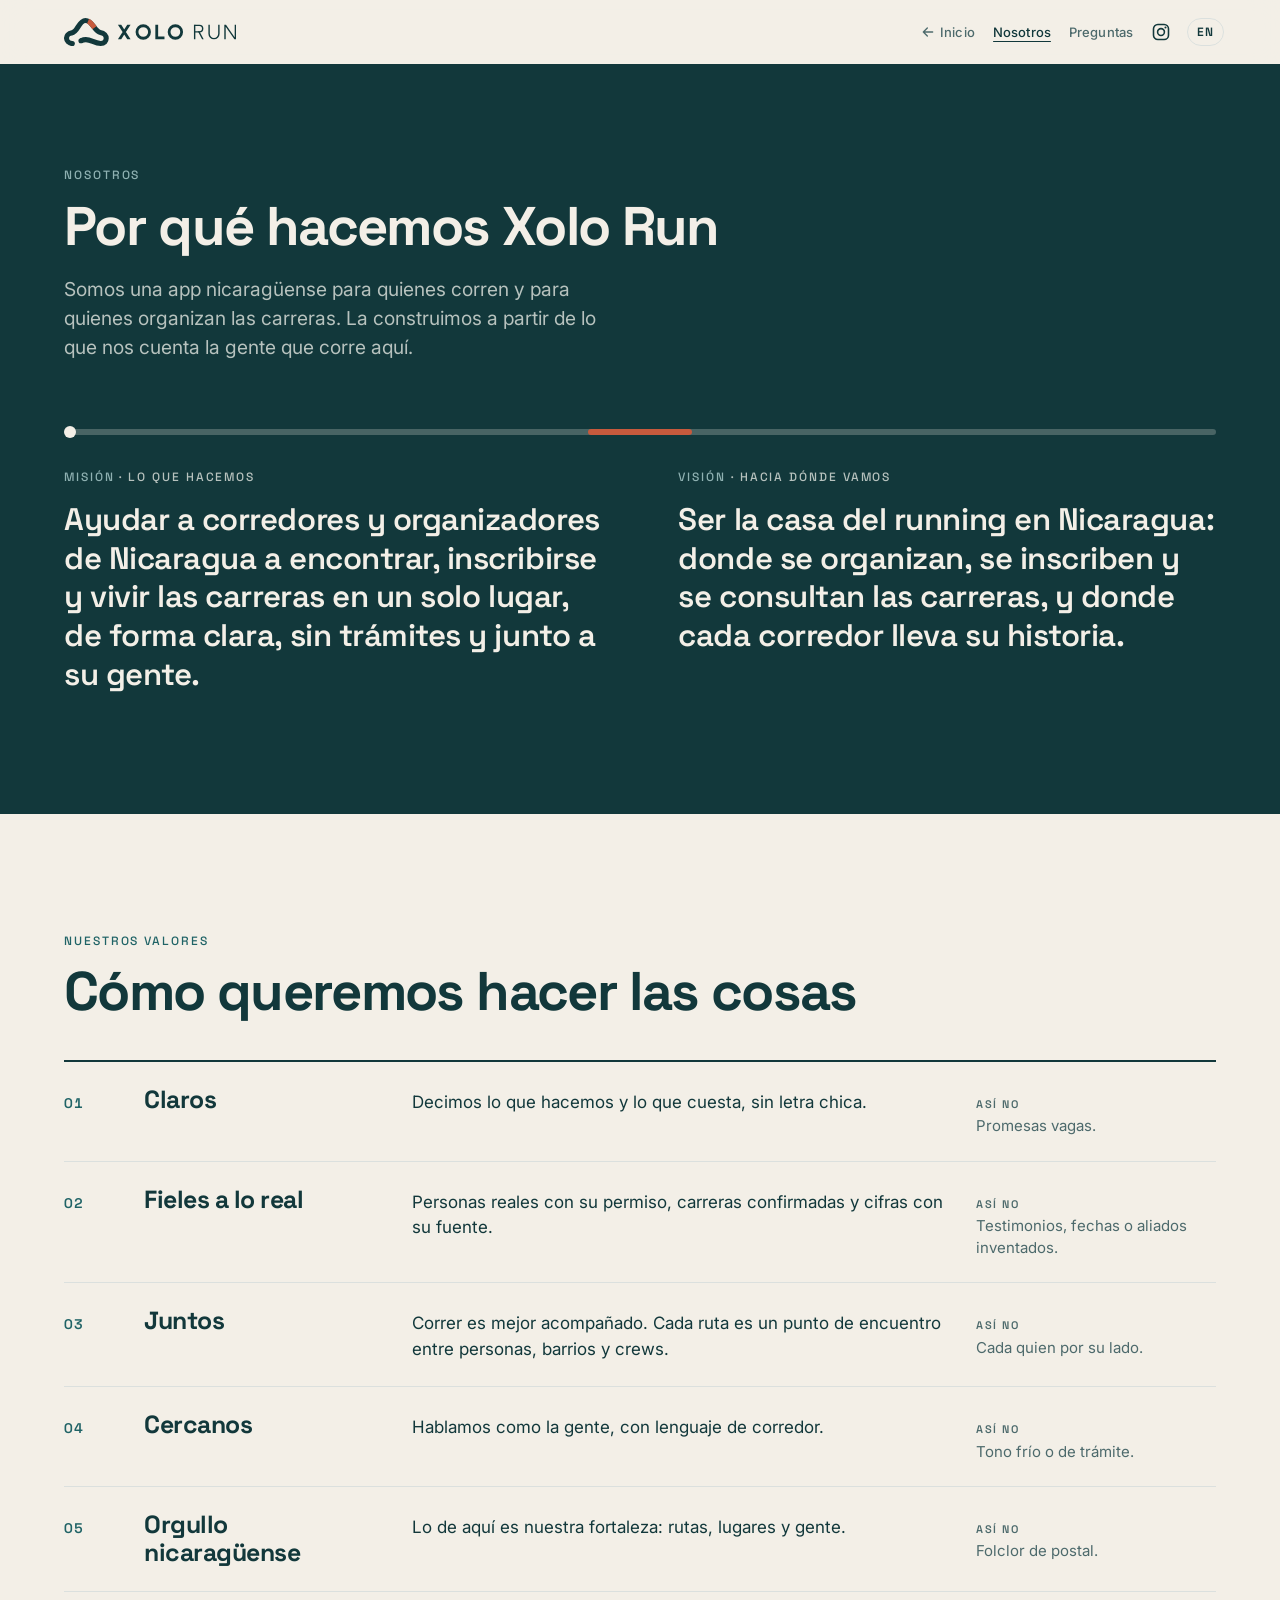
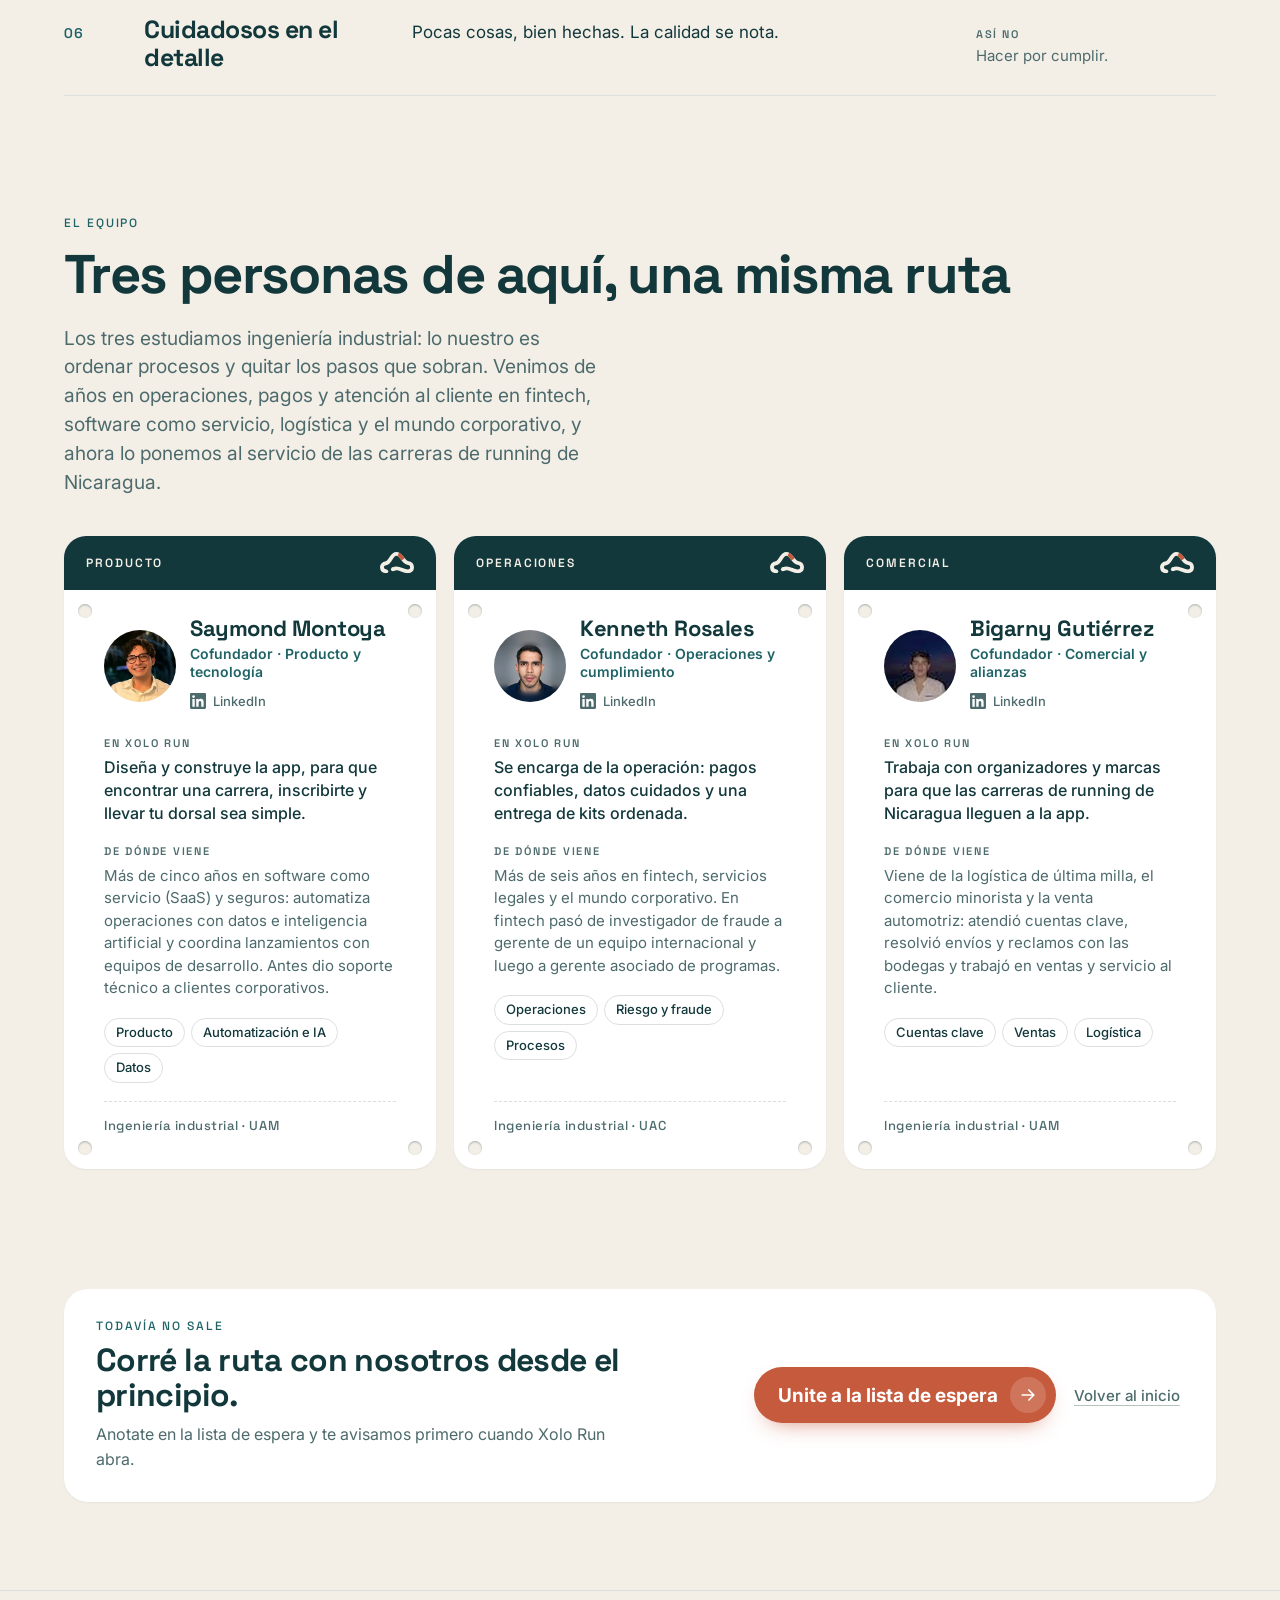
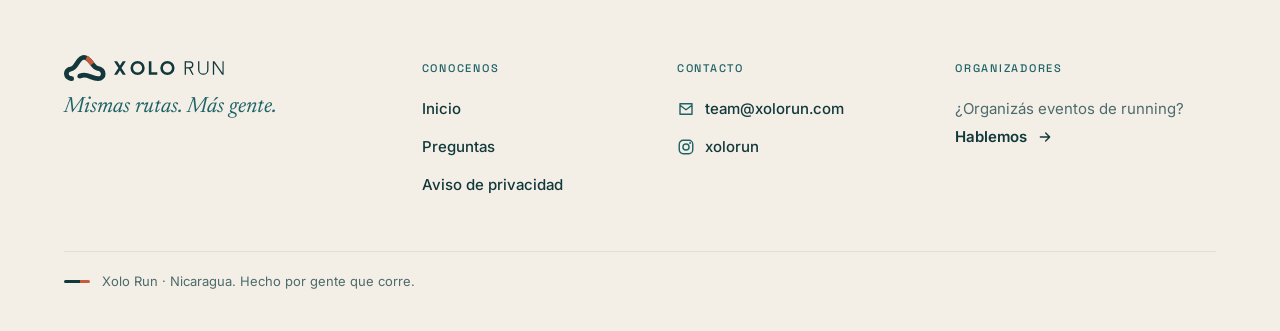
<file: nosotros/index.html>
<!doctype html>
<html lang="es" class="no-js">
<head>
<meta charset="utf-8">
<meta name="viewport" content="width=device-width, initial-scale=1, viewport-fit=cover">
<title>Nosotros · Xolo Run</title>
<meta name="description" content="Misión, visión, valores y el equipo detrás de Xolo Run, la app nicaragüense que reúne las carreras de running del país en un solo lugar.">
<meta name="theme-color" content="#F3EFE7">
<meta property="og:type" content="website">
<meta property="og:title" content="Nosotros · Xolo Run">
<meta property="og:description" content="Misión, visión, valores y el equipo detrás de Xolo Run.">
<meta property="og:url" content="https://xolorun.com/nosotros/">
<meta property="og:image" content="https://xolorun.com/og.jpg?v=20261010">
<meta property="og:locale" content="es_NI">
<link rel="canonical" href="https://xolorun.com/nosotros/">
<link rel="alternate" hreflang="es" href="https://xolorun.com/nosotros/">
<link rel="alternate" hreflang="en" href="https://xolorun.com/nosotros/?lang=en">
<link rel="alternate" hreflang="x-default" href="https://xolorun.com/nosotros/">
<meta name="twitter:card" content="summary_large_image">
<link rel="icon" href="../marca/favicon.svg" type="image/svg+xml">
<link rel="icon" href="../marca/favicon-32.png" sizes="32x32">
<link rel="apple-touch-icon" href="../marca/apple-touch-icon-180.png">
<link rel="preconnect" href="https://fonts.googleapis.com">
<link rel="preconnect" href="https://fonts.gstatic.com" crossorigin>
<link rel="stylesheet" href="https://fonts.googleapis.com/css2?family=Inter:wght@400;500;600;700&family=Newsreader:ital,opsz,wght@1,6..72,400&family=Space+Grotesk:wght@500;600;700&display=swap">
<link rel="stylesheet" href="../landing.css?v=202610231439">
<script>document.documentElement.className = 'js';</script>
<script src="../i18n.js?v=202610231439" defer></script>
</head>
<body class="pg-nos">
<a class="skip" href="#main">Ir al contenido</a>

<svg width="0" height="0" style="position:absolute" aria-hidden="true">
  <defs>
    <g id="sym-g">
      <path d="M64.055 181.954 C29.867 180.330 26.659 135.927 62.000 132.000 C90.000 129.000 94.000 74.000 126.000 74.000 C160.000 74.000 168.000 126.000 196.000 130.000 C234.000 135.000 232.000 182.000 198.000 182.000 C168.000 182.000 154.000 164.000 128.000 164.000 C118.509 164.000 111.416 166.399 104.874 169.445" fill="none" stroke="currentColor" stroke-width="24" stroke-linecap="butt" stroke-linejoin="round"/>
      <circle cx="64.055" cy="181.954" r="12" fill="currentColor"/><circle cx="104.874" cy="169.445" r="12" fill="currentColor"/>
      <path d="M138.345 76.546 C151.023 82.054 159.594 95.556 168.386 107.642" fill="none" stroke="#C65A3D" stroke-width="24" stroke-linecap="butt" stroke-linejoin="round"/>
    </g>
    <g id="name-g" fill="currentColor">
      <path d="M0.000 0.000 L22.506 0.000 L86.000 100.000 L63.494 100.000ZM63.494 0.000 L86.000 0.000 L22.506 100.000 L0.000 100.000Z"/>
      <path d="M120.000 50.0 A52.0 52.0 0 1 0 224.000 50.0 A52.0 52.0 0 1 0 120.000 50.0ZM139.000 50.0 A33.0 33.0 0 1 0 205.000 50.0 A33.0 33.0 0 1 0 139.000 50.0Z" fill-rule="evenodd"/>
      <path d="M254.000 0.000 L273.000 0.000 L273.000 81.000 L316.000 81.000 L316.000 100.000 L254.000 100.000Z"/>
      <path d="M338.000 50.0 A52.0 52.0 0 1 0 442.000 50.0 A52.0 52.0 0 1 0 338.000 50.0ZM357.000 50.0 A33.0 33.0 0 1 0 423.000 50.0 A33.0 33.0 0 1 0 357.000 50.0Z" fill-rule="evenodd"/>
      <path d="M516.000 0.000 L525.500 0.000 L525.500 100.000 L516.000 100.000ZM542.400 44.500 L553.110 44.500 L582.000 100.000 L571.290 100.000Z"/>
      <path d="M520.750 0 H553.000 A27.0 27.0 0 0 1 553.000 54 H520.750ZM520.750 9.5 H553.000 A17.5 17.5 0 0 1 553.000 44.5 H520.750Z" fill-rule="evenodd"/>
      <path d="M614.0 0 V62.000 A38.0 38.0 0 0 0 690.000 62.000 V0 H680.500 V62.000 A28.5 28.5 0 0 1 623.500 62.000 V0Z"/>
      <path d="M722.000 0.000 L731.500 0.000 L731.500 100.000 L722.000 100.000ZM792.500 0.000 L802.000 0.000 L802.000 100.000 L792.500 100.000ZM722.000 0.000 L733.514 0.000 L802.000 100.000 L790.486 100.000Z"/>
    </g>
    <symbol id="logo-h" viewBox="0 0 1167.83 190"><g transform="scale(1.43940) translate(-24.918 -62.000)"><use href="#sym-g"/></g><g transform="translate(365.829 45.000)"><use href="#name-g"/></g></symbol>
    <symbol id="sym" viewBox="0 0 211.08 132"><g transform="translate(-24.918 -62.000)"><use href="#sym-g"/></g></symbol>
  </defs>
</svg>

<header class="top" id="top">
  <a class="brand" href="../" aria-label="Xolo Run, ir al inicio"><svg viewBox="0 0 1167.83 190" role="img" aria-label="Xolo Run" style="color:#12383B"><use href="#logo-h"/></svg></a>
  <div class="toplinks"><a href="../" class="back"><svg viewBox="0 0 24 24" aria-hidden="true"><path fill="none" stroke="currentColor" stroke-width="2" stroke-linecap="round" stroke-linejoin="round" d="M19 12H5m6-6-6 6 6 6"/></svg>Inicio</a><a href="./" aria-current="page">Nosotros</a><a href="../#preguntas">Preguntas</a><a class="ig" href="https://www.instagram.com/xolorun/" target="_blank" rel="noopener" aria-label="Instagram de Xolo Run, @xolorun (se abre en otra pestaña)" title="@xolorun en Instagram"><svg viewBox="0 0 24 24" aria-hidden="true"><rect x="3" y="3" width="18" height="18" rx="5.2" fill="none" stroke="currentColor" stroke-width="1.9"/><circle cx="12" cy="12" r="4.1" fill="none" stroke="currentColor" stroke-width="1.9"/><circle cx="17.4" cy="6.6" r="1.25" fill="currentColor"/></svg></a></div>
</header>

<main id="main">

  <!-- misión y visión: del manual de marca v1.0 (pág. 5), sin cambiar una palabra -->
  <section class="band nos" id="nosotros" aria-labelledby="t-nos">
    <div class="wrap">
      <p class="label" data-rise>Nosotros</p>
      <h1 class="h2" id="t-nos" data-rise>Por qué hacemos Xolo Run</h1>
      <p class="lede" data-rise>Somos una app nicaragüense para quienes corren y para quienes organizan las carreras. La construimos a partir de lo que nos cuenta la gente que corre aquí.</p>
      <div class="mv" data-rise>
        <div class="mv-line" aria-hidden="true"><i class="dot"></i><i class="base"></i><i class="seg"></i></div>
        <div class="mv-col">
          <h2 class="label">Misión<span> · lo que hacemos</span></h2>
          <p class="mv-t">Ayudar a corredores y organizadores de Nicaragua a encontrar, inscribirse y vivir las carreras en un solo lugar, de forma clara, sin trámites y junto a su gente.</p>
        </div>
        <div class="mv-col">
          <h2 class="label">Visión<span> · hacia dónde vamos</span></h2>
          <p class="mv-t">Ser la casa del running en Nicaragua: donde se organizan, se inscriben y se consultan las carreras, y donde cada corredor lleva su historia.</p>
        </div>
      </div>
    </div>
  </section>

  <!-- valores: la personalidad del manual (pág. 6) más dos principios suyos (pág. 3 «Sé fiel a lo real» y la esencia comunitaria) -->
  <section class="band" id="valores" aria-labelledby="t-valores">
    <div class="wrap">
      <p class="label" data-rise>Nuestros valores</p>
      <h2 class="h2" id="t-valores" data-rise>Cómo queremos hacer las cosas</h2>
      <ol class="valores" data-rise>
        <li><span class="vn" aria-hidden="true">01</span><h3>Claros</h3><p>Decimos lo que hacemos y lo que cuesta, sin letra chica.</p><p class="no"><span>Así no</span>Promesas vagas.</p></li>
        <li><span class="vn" aria-hidden="true">02</span><h3>Fieles a lo real</h3><p>Personas reales con su permiso, carreras confirmadas y cifras con su fuente.</p><p class="no"><span>Así no</span>Testimonios, fechas o aliados inventados.</p></li>
        <li><span class="vn" aria-hidden="true">03</span><h3>Juntos</h3><p>Correr es mejor acompañado. Cada ruta es un punto de encuentro entre personas, barrios y crews.</p><p class="no"><span>Así no</span>Cada quien por su lado.</p></li>
        <li><span class="vn" aria-hidden="true">04</span><h3>Cercanos</h3><p>Hablamos como la gente, con lenguaje de corredor.</p><p class="no"><span>Así no</span>Tono frío o de trámite.</p></li>
        <li><span class="vn" aria-hidden="true">05</span><h3>Orgullo nicaragüense</h3><p>Lo de aquí es nuestra fortaleza: rutas, lugares y gente.</p><p class="no"><span>Así no</span>Folclor de postal.</p></li>
        <li><span class="vn" aria-hidden="true">06</span><h3>Cuidadosos en el detalle</h3><p>Pocas cosas, bien hechas. La calidad se nota.</p><p class="no"><span>Así no</span>Hacer por cumplir.</p></li>
      </ol>
    </div>
  </section>

  <!-- el equipo: datos de los CV de los tres (sin teléfonos ni correos); cada tarjeta lleva la banda y las perforaciones del dorsal -->
  <section class="band" id="equipo" aria-labelledby="t-equipo" style="padding-top:0">
    <div class="wrap">
      <p class="label" data-rise>El equipo</p>
      <h2 class="h2" id="t-equipo" data-rise>Tres personas de aquí, una misma ruta</h2>
      <p class="lede" data-rise>Los tres estudiamos ingeniería industrial: lo nuestro es ordenar procesos y quitar los pasos que sobran. Venimos de años en operaciones, pagos y atención al cliente en fintech, software como servicio, logística y el mundo corporativo, y ahora lo ponemos al servicio de las carreras de running de Nicaragua.</p>
      <ul class="equipo" data-rise>
        <li class="miembro">
          <div class="mb-band"><span>Producto</span><svg viewBox="0 0 211.08 132" aria-hidden="true"><use href="#sym"/></svg></div>
          <div class="mb-body">
            <div class="mb-who"><span class="mb-av" aria-hidden="true">SM<img src="fotos/saymond.webp?v=2" alt="" width="72" height="72" loading="lazy" decoding="async"></span><div><h3>Saymond Montoya</h3><p class="mb-role">Cofundador · Producto y tecnología</p><a class="mb-in" href="https://www.linkedin.com/in/saymond-montoya-80530b2a3/" target="_blank" rel="noopener" aria-label="LinkedIn de Saymond Montoya (se abre en otra pestaña)"><svg viewBox="0 0 24 24" aria-hidden="true"><path d="M20.447 20.452h-3.554v-5.569c0-1.328-.027-3.037-1.852-3.037-1.853 0-2.136 1.445-2.136 2.939v5.667H9.351V9h3.414v1.561h.046c.477-.9 1.637-1.85 3.37-1.85 3.601 0 4.267 2.37 4.267 5.455v6.286zM5.337 7.433a2.062 2.062 0 1 1 0-4.125 2.062 2.062 0 0 1 0 4.125zM7.119 20.452H3.555V9h3.564v11.452zM22.225 0H1.771C.792 0 0 .774 0 1.729v20.542C0 23.227.792 24 1.771 24h20.451C23.2 24 24 23.227 24 22.271V1.729C24 .774 23.2 0 22.222 0h.003z"/></svg>LinkedIn</a></div></div>
            <p class="mb-k">En Xolo Run</p>
            <p class="mb-do">Diseña y construye la app, para que encontrar una carrera, inscribirte y llevar tu dorsal sea simple.</p>
            <p class="mb-k">De dónde viene</p>
            <p class="mb-was">Más de cinco años en software como servicio (SaaS) y seguros: automatiza operaciones con datos e inteligencia artificial y coordina lanzamientos con equipos de desarrollo. Antes dio soporte técnico a clientes corporativos.</p>
            <ul class="mb-tags" aria-label="Especialidades"><li>Producto</li><li>Automatización e IA</li><li>Datos</li></ul>
            <p class="mb-edu">Ingeniería industrial · UAM</p>
          </div>
          <i class="hole a"></i><i class="hole b"></i><i class="hole c"></i><i class="hole d"></i>
        </li>
        <li class="miembro">
          <div class="mb-band"><span>Operaciones</span><svg viewBox="0 0 211.08 132" aria-hidden="true"><use href="#sym"/></svg></div>
          <div class="mb-body">
            <div class="mb-who"><span class="mb-av" aria-hidden="true">KR<img src="fotos/kenneth.webp?v=2" alt="" width="72" height="72" loading="lazy" decoding="async"></span><div><h3>Kenneth Rosales</h3><p class="mb-role">Cofundador · Operaciones y cumplimiento</p><a class="mb-in" href="https://www.linkedin.com/in/kenneth-rosales-327521126/" target="_blank" rel="noopener" aria-label="LinkedIn de Kenneth Rosales (se abre en otra pestaña)"><svg viewBox="0 0 24 24" aria-hidden="true"><path d="M20.447 20.452h-3.554v-5.569c0-1.328-.027-3.037-1.852-3.037-1.853 0-2.136 1.445-2.136 2.939v5.667H9.351V9h3.414v1.561h.046c.477-.9 1.637-1.85 3.37-1.85 3.601 0 4.267 2.37 4.267 5.455v6.286zM5.337 7.433a2.062 2.062 0 1 1 0-4.125 2.062 2.062 0 0 1 0 4.125zM7.119 20.452H3.555V9h3.564v11.452zM22.225 0H1.771C.792 0 0 .774 0 1.729v20.542C0 23.227.792 24 1.771 24h20.451C23.2 24 24 23.227 24 22.271V1.729C24 .774 23.2 0 22.222 0h.003z"/></svg>LinkedIn</a></div></div>
            <p class="mb-k">En Xolo Run</p>
            <p class="mb-do">Se encarga de la operación: pagos confiables, datos cuidados y una entrega de kits ordenada.</p>
            <p class="mb-k">De dónde viene</p>
            <p class="mb-was">Más de seis años en fintech, servicios legales y el mundo corporativo. En fintech pasó de investigador de fraude a gerente de un equipo internacional y luego a gerente asociado de programas.</p>
            <ul class="mb-tags" aria-label="Especialidades"><li>Operaciones</li><li>Riesgo y fraude</li><li>Procesos</li></ul>
            <p class="mb-edu">Ingeniería industrial · UAC</p>
          </div>
          <i class="hole a"></i><i class="hole b"></i><i class="hole c"></i><i class="hole d"></i>
        </li>
        <li class="miembro">
          <div class="mb-band"><span>Comercial</span><svg viewBox="0 0 211.08 132" aria-hidden="true"><use href="#sym"/></svg></div>
          <div class="mb-body">
            <div class="mb-who"><span class="mb-av" aria-hidden="true">BG<img src="fotos/bigarny.webp?v=2" alt="" width="72" height="72" loading="lazy" decoding="async"></span><div><h3>Bigarny Gutiérrez</h3><p class="mb-role">Cofundador · Comercial y alianzas</p><a class="mb-in" href="https://www.linkedin.com/in/bigarny-gutierrez-20868629b/" target="_blank" rel="noopener" aria-label="LinkedIn de Bigarny Gutiérrez (se abre en otra pestaña)"><svg viewBox="0 0 24 24" aria-hidden="true"><path d="M20.447 20.452h-3.554v-5.569c0-1.328-.027-3.037-1.852-3.037-1.853 0-2.136 1.445-2.136 2.939v5.667H9.351V9h3.414v1.561h.046c.477-.9 1.637-1.85 3.37-1.85 3.601 0 4.267 2.37 4.267 5.455v6.286zM5.337 7.433a2.062 2.062 0 1 1 0-4.125 2.062 2.062 0 0 1 0 4.125zM7.119 20.452H3.555V9h3.564v11.452zM22.225 0H1.771C.792 0 0 .774 0 1.729v20.542C0 23.227.792 24 1.771 24h20.451C23.2 24 24 23.227 24 22.271V1.729C24 .774 23.2 0 22.222 0h.003z"/></svg>LinkedIn</a></div></div>
            <p class="mb-k">En Xolo Run</p>
            <p class="mb-do">Trabaja con organizadores y marcas para que las carreras de running de Nicaragua lleguen a la app.</p>
            <p class="mb-k">De dónde viene</p>
            <p class="mb-was">Viene de la logística de última milla, el comercio minorista y la venta automotriz: atendió cuentas clave, resolvió envíos y reclamos con las bodegas y trabajó en ventas y servicio al cliente.</p>
            <ul class="mb-tags" aria-label="Especialidades"><li>Cuentas clave</li><li>Ventas</li><li>Logística</li></ul>
            <p class="mb-edu">Ingeniería industrial · UAM</p>
          </div>
          <i class="hole a"></i><i class="hole b"></i><i class="hole c"></i><i class="hole d"></i>
        </li>
      </ul>
    </div>
  </section>

  <!-- cierre: la acción principal de siempre -->
  <section class="band" aria-labelledby="t-fin" style="padding-top:0">
    <div class="wrap">
      <div class="nos-fin" data-rise>
        <div>
          <p class="label">Todavía no sale</p>
          <h2 class="h3" id="t-fin">Corré la ruta con nosotros desde el principio.</h2>
          <p>Anotate en la lista de espera y te avisamos primero cuando Xolo Run abra.</p>
        </div>
        <div class="acts">
          <a class="cta" href="../#lista"><span>Unite a la lista de espera</span><svg viewBox="0 0 24 24" aria-hidden="true"><path fill="none" stroke="currentColor" stroke-width="2" stroke-linecap="round" stroke-linejoin="round" d="M5 12h14M13 6l6 6-6 6"/></svg></a>
          <a class="textlink" href="../">Volver al inicio</a>
        </div>
      </div>
    </div>
  </section>

  <footer class="foot">
    <div class="wrap">
      <div class="fgrid">
        <div class="fbrand">
          <svg viewBox="0 0 1167.83 190" role="img" aria-label="Xolo Run" style="color:#12383B"><use href="#logo-h"/></svg>
          <p class="firma">Mismas rutas. Más gente.</p>
        </div>
        <nav class="fcol" aria-labelledby="f-conocenos">
          <p class="label" id="f-conocenos">Conocenos</p>
          <ul class="flist"><li><a href="../">Inicio</a></li><li><a href="../#preguntas">Preguntas</a></li><li><a href="../#privacidad">Aviso de privacidad</a></li></ul>
        </nav>
        <div class="fcol">
          <p class="label">Contacto</p>
          <ul class="flist">
            <li><a href="mailto:team@xolorun.com"><svg viewBox="0 0 24 24" aria-hidden="true"><path fill="none" stroke="currentColor" stroke-width="1.9" stroke-linecap="round" stroke-linejoin="round" d="M4 5h16v14H4zM4 7l8 6 8-6"/></svg>team@xolorun.com</a></li>
            <li><a href="https://www.instagram.com/xolorun/" target="_blank" rel="noopener" aria-label="Instagram de Xolo Run (se abre en otra pestaña)"><svg viewBox="0 0 24 24" aria-hidden="true"><rect x="3" y="3" width="18" height="18" rx="5.2" fill="none" stroke="currentColor" stroke-width="1.9"/><circle cx="12" cy="12" r="4.1" fill="none" stroke="currentColor" stroke-width="1.9"/><circle cx="17.4" cy="6.6" r="1.25" fill="currentColor"/></svg>xolorun</a></li>
          </ul>
        </div>
        <div class="fcol">
          <p class="label">Organizadores</p>
          <a class="org-link" href="../organizadores/?c=landing"><span>¿Organizás eventos de running?</span> <b>Hablemos<svg viewBox="0 0 24 24" aria-hidden="true"><path d="M5 12h14M13 6l6 6-6 6"/></svg></b></a>
        </div>
      </div>
      <p class="fine"><i aria-hidden="true"></i>Xolo Run · Nicaragua. Hecho por gente que corre.</p>
    </div>
  </footer>
</main>

<script>
  // lo que aparece al bajar: un fundido corto (CSS); la línea de misión y visión se dibuja y enciende su tramo
  (function () {
    var els = document.querySelectorAll('[data-rise]');
    if (!('IntersectionObserver' in window)) { els.forEach(function (e) { e.classList.add('in'); }); return; }
    var io = new IntersectionObserver(function (ents) {
      ents.forEach(function (e) { if (e.isIntersecting) { e.target.classList.add('in'); io.unobserve(e.target); } });
    }, { threshold: .2 });
    els.forEach(function (e) { io.observe(e); });
  })();
  // contador de visitas: la misma suma por día de la landing (sin cookies ni identificadores); no cuenta en local ni con ?c=prueba
  (function () {
    try {
      var local = location.protocol === 'file:' || /^(localhost|127\.0\.0\.1|\[::1\])$/.test(location.hostname);
      var o = JSON.parse(localStorage.getItem('xolo-origen-v1') || 'null') || {};
      var c = new URLSearchParams(location.search).get('c') || o.channel || '';
      if (local || c === 'prueba' || sessionStorage.getItem('xr-h-nosotros')) return;
      sessionStorage.setItem('xr-h-nosotros', '1');
      var ua = navigator.userAgent;
      fetch('https://mwiroczcgigmapzkzeba.supabase.co/rest/v1/rpc/track_hit', { method: 'POST', keepalive: true,
        headers: { apikey: 'sb_publishable_bZ6aEB26mibNyVdc3Q4JkA_N3Jl2dBI', 'Content-Type': 'application/json' },
        body: JSON.stringify({ p_site: 'landing', p_event: 'nosotros', p_channel: c || 'directo', p_campaign: o.campaign || '',
          p_device: matchMedia('(max-width: 760px)').matches ? 'movil' : 'escritorio',
          p_in_app: /Instagram/i.test(ua) ? 'instagram' : /FBAN|FBAV|FB_IAB/i.test(ua) ? 'facebook' : /WhatsApp/i.test(ua) ? 'whatsapp' : '' }) }).catch(function () {});
    } catch (e) {}
  })();
</script>
</body>
</html>
</file>
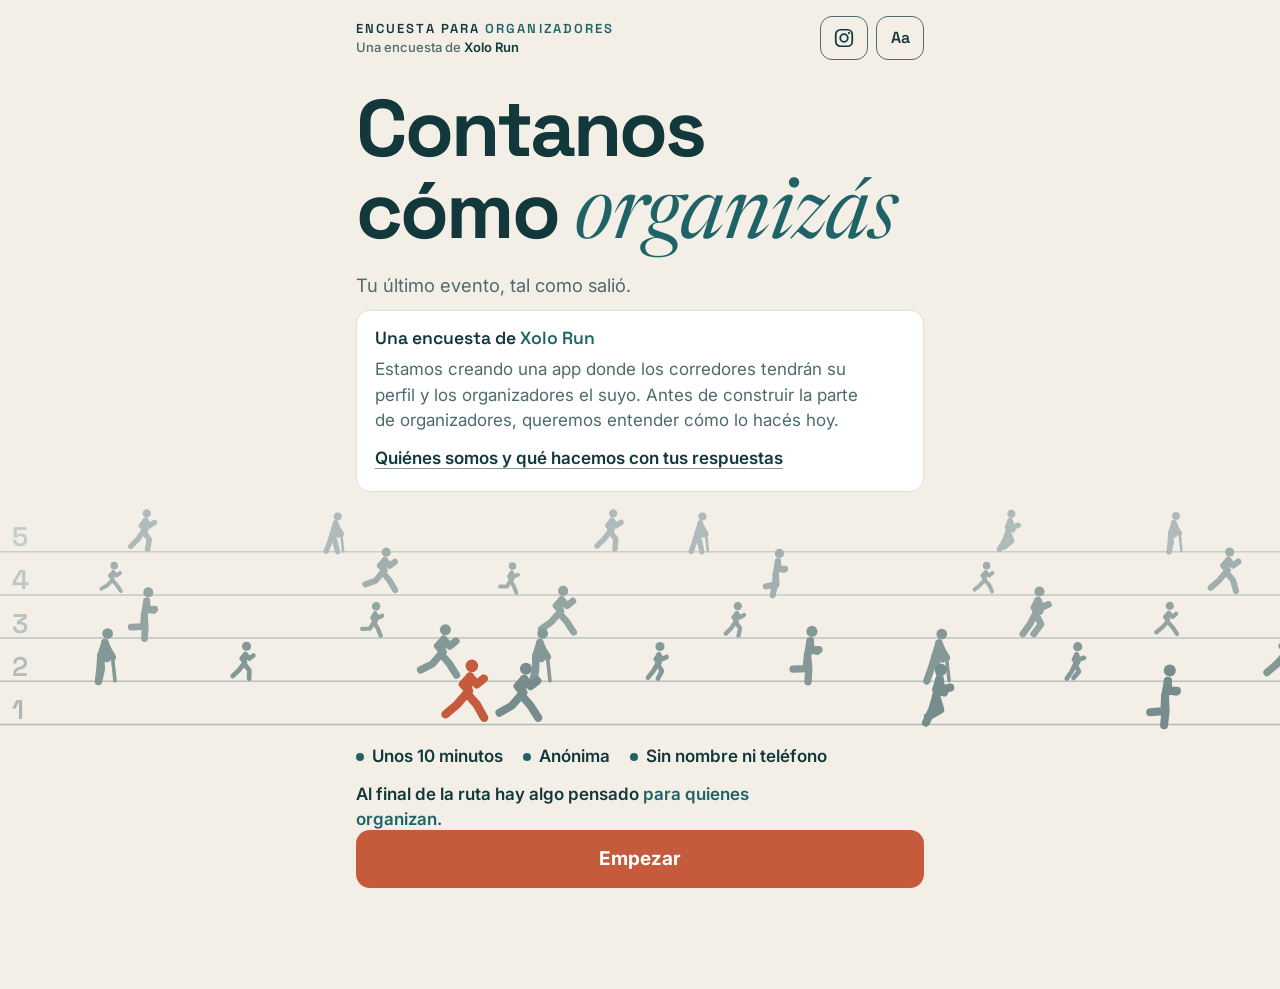
<file: organizadores/index.html>
<!doctype html>
<html lang="es">
<head>
<meta charset="utf-8">
<meta name="viewport" content="width=device-width, initial-scale=1, viewport-fit=cover">
<title>Encuesta para organizadores · Xolo Run</title>
<!-- La vista previa del enlace (WhatsApp, Messenger, Instagram) es lo primero que ve el organizador: dice de quién es y para quién. No adelanta lo que hay al final. -->
<meta name="description" content="Encuesta anónima de Xolo Run para quienes organizan carreras de running en Nicaragua. Contanos cómo organizás: unos 10 minutos.">
<meta name="theme-color" content="#F3EFE7">
<link rel="icon" href="favicon.svg" type="image/svg+xml">
<link rel="icon" href="favicon-32.png" sizes="32x32" type="image/png">
<link rel="apple-touch-icon" href="apple-touch-icon-180.png">
<link rel="canonical" href="https://xolorun.com/organizadores/">
<meta property="og:type" content="website">
<meta property="og:locale" content="es_NI">
<meta property="og:site_name" content="Organizadores · Xolo Run">
<meta property="og:title" content="Contanos cómo organizás · Encuesta de Xolo Run">
<meta property="og:description" content="Encuesta anónima de Xolo Run para quienes organizan carreras de running en Nicaragua. Unos 10 minutos.">
<meta property="og:url" content="https://xolorun.com/organizadores/">
<meta property="og:image" content="https://xolorun.com/organizadores/og.jpg?v=20261012">
<meta property="og:image:alt" content="Logo de Xolo Run y el texto Contanos cómo organizás, con una línea de ruta que cruza la imagen">
<meta name="twitter:card" content="summary_large_image">
<link rel="preconnect" href="https://fonts.googleapis.com">
<link rel="preconnect" href="https://fonts.gstatic.com" crossorigin>
<link rel="stylesheet" href="https://fonts.googleapis.com/css2?family=Inter:wght@400;500;600;700&family=Newsreader:ital,opsz,wght@1,6..72,400&family=Space+Grotesk:wght@500;600;700&display=swap">
<style>
  /* Xolo Run · Ruta Común (manual de marca v1.0): fondo arena, texto lago profundo, arcilla solo para la acción principal.
     Una columna de teléfono. La pista de corredores vive en la salida, los relevos y la meta; tu corredor es el único tramo en arcilla. */
  :root {
    --arena: #F3EFE7;      /* fondo */
    --blanco: #FFFFFF;     /* superficies: opciones, tarjetas, franja de progreso */
    --lago: #12383B;       /* texto principal: 11:1 sobre arena */
    --lago-400: #4D6A6C;   /* texto secundario y borde de controles: 5:1 sobre arena */
    --lago-300: #889C9D;
    --lago-100: #DBE1E2;
    --niebla: #B7C2BE;     /* solo bordes y divisores decorativos */
    --niebla-300: #DBE0DE;
    --niebla-200: #E9EDEC;
    --jade: #1F6366;       /* acento secundario: 6:1 sobre arena */
    --jade-100: #DDE8E8;
    --jade-200: #BCD0D1;
    --arcilla: #C65A3D;    /* acción principal (texto blanco en negrita de 19 px) y tu corredor */
    --arcilla-600: #9E4831;/* arcilla para texto pequeño: 5.7:1 */
    --display: "Space Grotesk", system-ui, -apple-system, "Segoe UI", sans-serif;
    --body: "Inter", system-ui, -apple-system, "Segoe UI", Roboto, sans-serif;
    --voz: "Newsreader", Georgia, serif;
    --ease: cubic-bezier(.33, 1, .68, 1);
    --r: 14px;
    color-scheme: light;
  }
  *, *::before, *::after { box-sizing: border-box; }
  html { height: 100%; font-size: 100%; background: var(--arena); accent-color: var(--lago); scrollbar-color: var(--niebla) var(--arena); }
  html.big { font-size: 125%; }
  body {
    margin: 0; min-height: 100%; display: flex; flex-direction: column;
    padding-top: env(safe-area-inset-top, 0px);
    background: var(--arena); color: var(--lago); caret-color: var(--lago);
    font: 400 1.0625rem/1.5 var(--body); -webkit-font-smoothing: antialiased;
  }
  ::selection { background: var(--lago); color: var(--arena); }
  button, input, textarea { font: inherit; color: inherit; }
  button { cursor: pointer; -webkit-tap-highlight-color: transparent; }
  :focus-visible { outline: 3px solid var(--lago); outline-offset: 3px; }
  h1[tabindex="-1"]:focus { outline: none; }
  h1, h2, h3, p, ul, ol { margin: 0; }
  ul { padding: 0; list-style: none; }
  a { color: var(--jade); text-underline-offset: 3px; }
  .sr { position: absolute; width: 1px; height: 1px; overflow: hidden; clip: rect(0 0 0 0); white-space: nowrap; }
  #app { flex: 1; display: flex; flex-direction: column; }
  .wrap { width: 100%; max-width: 34rem; margin-inline: auto; padding-inline: 20px; }
  .stack { display: grid; gap: 12px; }

  /* ───────── Pantallas con pista (salida, relevos, meta) ───────── */
  .field { position: relative; flex: 1; display: flex; flex-direction: column; isolation: isolate; }
  .scene { position: absolute; left: 0; top: 0; width: 100%; height: 0; z-index: -1; display: block; pointer-events: none; }
  .field-inner { flex: 1; display: flex; flex-direction: column; gap: 18px; padding-block: 14px 22px; }
  .topbar { display: flex; align-items: center; justify-content: space-between; gap: 12px; min-height: 48px; }
  .wordmark { font: 600 .8125rem/1.1 var(--display); letter-spacing: .16em; text-transform: uppercase; color: var(--lago); }
  .wordmark b { color: var(--jade); font-weight: 600; }
  /* Autoría siempre visible, también en capturas de pantalla que circulen sin contexto */
  .brand { display: grid; gap: 4px; min-width: 0; }
  .byline { font: 500 .8125rem/1.1 var(--body); color: var(--lago-400); }
  .byline b { color: var(--lago); font-weight: 600; }
  .who { display: grid; gap: 8px; padding: 16px 18px; border-radius: var(--r); background: var(--blanco); border: 1px solid var(--niebla-300); }
  .who h2 { font: 600 1.1rem/1.25 var(--display); }
  .who h2 b { color: var(--jade); font-weight: 600; }
  .who p { color: var(--lago-400); max-width: 46ch; }
  .who .link { padding: 4px 0; text-align: left; }
  .local { padding: 10px 14px; border-radius: 12px; border: 1.5px dashed var(--arcilla-600); color: var(--arcilla-600); font-weight: 600; font-size: .95rem; }
  .page { display: grid; gap: 28px; padding-block: 18px 44px; }
  .page section { display: grid; gap: 10px; }
  .page h1 { font: 700 2.1rem/1.05 var(--display); letter-spacing: -.02em; text-wrap: balance; }
  .page h2 { font: 600 1.25rem/1.25 var(--display); }
  .page p, .page li { max-width: 46ch; }
  .plain { display: grid; gap: 8px; padding-left: 1.2em !important; list-style: disc !important; }
  .plain li::marker { color: var(--jade); }
  .qlist { display: grid; gap: 4px; margin-top: 10px; }
  .qlist h3 { font: 600 1rem/1.3 var(--display); color: var(--jade); margin-top: 12px; }
  .qlist li { color: var(--lago-400); font-size: .97rem; }
  .field-row { display: grid; gap: 6px; }
  .field-row label { font-weight: 600; }
  .input { width: 100%; min-height: 3.2rem; padding: 10px 14px; border-radius: 12px; border: 1.5px solid var(--lago-400); background: var(--blanco); color: var(--lago); font-size: 1.0625rem; }
  .input:focus { border-color: var(--lago); outline: none; box-shadow: 0 0 0 3px var(--lago-100); }
  .mono { font: .95rem/1.4 ui-monospace, Menlo, Consolas, monospace; color: var(--jade); word-break: break-all; }
  .tool {
    min-width: 48px; min-height: 44px; padding: 0 12px; border-radius: 12px;
    border: 1.5px solid var(--lago-400); background: transparent; color: var(--lago);
    font: 600 1rem/1 var(--display); display: inline-grid; place-items: center; transition: background .25s var(--ease), color .25s var(--ease);
  }
  .tool[aria-pressed="true"] { background: var(--lago); color: var(--arena); border-color: var(--lago); }
  .tool svg { width: 22px; height: 22px; }
  .tools { display: inline-flex; gap: 8px; flex: none; }
  a.tool { text-decoration: none; }
  @media (hover: hover) { a.tool.ig:hover { color: var(--arcilla-600); border-color: var(--arcilla-600); } }
  .headline { font: 700 min(13.4vw, 80px)/1.02 var(--display); letter-spacing: -.035em; text-wrap: balance; margin-top: 8px; }
  .headline em { font: italic 400 1.04em/1 var(--voz); letter-spacing: -.01em; color: var(--jade); }
  .headline.small { font-size: min(11vw, 60px); line-height: 1.04; }
  .lede { font-size: 1.15rem; line-height: 1.45; color: var(--lago-400); max-width: 34ch; }
  .track-space { flex: 1 0 clamp(120px, 24svh, 330px); }
  .facts { display: flex; flex-wrap: wrap; gap: 6px 20px; font-weight: 600; }
  .facts li { display: flex; align-items: center; gap: 8px; }
  .facts li::before { content: ""; width: 8px; height: 8px; border-radius: 50%; background: var(--jade); }
  .kidnote { color: var(--lago-400); max-width: 40ch; }
  .go {
    width: 100%; min-height: 3.6rem; border: 0; border-radius: var(--r);
    display: inline-flex; align-items: center; justify-content: center; gap: 10px;
    background: var(--arcilla); color: var(--blanco);
    font: 700 1.1875rem/1 var(--body);
    transition: transform .25s var(--ease), background-color .25s var(--ease);
  }
  .go:active { transform: translateY(1px) scale(.99); }
  @media (hover: hover) { .go:hover { background: var(--arcilla-600); } }
  .quiet { background: none; border: 0; color: var(--lago); font-weight: 600; padding: 12px 4px; text-decoration: underline; text-decoration-color: var(--lago-300); text-underline-offset: 4px; }
  .actions { display: grid; gap: 4px; position: sticky; bottom: calc(12px + env(safe-area-inset-bottom, 0px)); z-index: 1; }

  /* ───────── Pantalla de pregunta ───────── */
  .q { flex: 1; display: flex; flex-direction: column; }
  .band { background: var(--blanco); border-bottom: 1px solid var(--niebla-300); }
  .band .topbar { padding-top: 8px; }
  .band-track { position: relative; height: 46px; }
  .band-track canvas { position: absolute; inset: 0; width: 100%; height: 100%; display: block; }
  .band-cap { display: flex; justify-content: space-between; gap: 12px; padding-block: 2px 12px; font-size: 1rem; color: var(--lago-400); }
  .band-cap b { color: var(--lago); font: 600 1rem/1.3 var(--display); }
  .qbody { display: grid; gap: 14px; padding-block: 28px 12px; }
  .q-title { font: 600 clamp(1.5rem, 6.2vw, 2rem)/1.2 var(--display); letter-spacing: -.02em; text-wrap: balance; outline: none; }
  .q-help { color: var(--lago-400); max-width: 42ch; }
  .opts { display: grid; gap: 10px; margin-top: 8px; }
  .opt {
    display: flex; align-items: center; gap: 14px; width: 100%; min-height: 3.75rem; padding: 14px 16px;
    text-align: left; font-size: 1.0625rem; line-height: 1.3; font-weight: 500;
    background: var(--blanco); color: var(--lago); border: 1.5px solid var(--lago-300); border-radius: var(--r);
    transition: background-color .25s var(--ease), border-color .25s var(--ease), color .25s var(--ease);
  }
  .opt .lbl { min-width: 0; flex: 1; }
  .opt .ind { flex: none; width: 24px; height: 24px; border: 2px solid var(--lago-400); display: grid; place-items: center; transition: inherit; }
  .opt[role="radio"] .ind { border-radius: 50%; }
  .opt[role="checkbox"] .ind { border-radius: 7px; }
  .opt .ind svg { width: 16px; height: 16px; opacity: 0; color: var(--lago); }
  .opt[aria-checked="true"] { background: var(--lago); border-color: var(--lago); color: var(--arena); font-weight: 600; }
  .opt[aria-checked="true"] .ind { border-color: var(--arena); background: var(--arena); }
  .opt[role="radio"][aria-checked="true"] .ind { box-shadow: inset 0 0 0 5px var(--arena); background: var(--lago); }
  .opt[role="checkbox"][aria-checked="true"] .ind svg { opacity: 1; }
  .opt[aria-disabled="true"] { opacity: .42; }
  .opt .lbl small { display: block; margin-top: 3px; font-size: .92rem; font-weight: 400; color: var(--lago-400); }
  .opt[aria-checked="true"] .lbl small { color: var(--arena); opacity: .8; }
  @media (hover: hover) { .opt:not([aria-checked="true"]):not([aria-disabled="true"]):hover, .tile:not([aria-checked="true"]):not([aria-disabled="true"]):hover, .chip:not([aria-checked="true"]):hover { border-color: var(--lago); } }

  .tiles { display: grid; grid-template-columns: repeat(2, minmax(0, 1fr)); gap: 12px; margin-top: 8px; }
  .tiles > :last-child:nth-child(odd) { grid-column: 1 / -1; }
  .tile {
    display: flex; flex-direction: column; align-items: center; justify-content: center; gap: 10px;
    min-height: 8.5rem; padding: 16px 10px; text-align: center;
    background: var(--blanco); color: var(--lago); border: 1.5px solid var(--lago-300); border-radius: 18px;
    font: 600 1.0625rem/1.2 var(--display);
    transition: background-color .25s var(--ease), border-color .25s var(--ease), color .25s var(--ease);
  }
  .tile svg { width: 44px; height: 44px; color: var(--jade); transition: color .25s var(--ease); }
  .tile[aria-checked="true"] { background: var(--lago); border-color: var(--lago); color: var(--arena); }
  .tile[aria-checked="true"] svg { color: var(--arena); }
  .tile[aria-disabled="true"] { opacity: .42; }

  .textarea {
    width: 100%; min-height: 9rem; padding: 14px 16px; border-radius: var(--r);
    border: 1.5px solid var(--lago-400); background: var(--blanco); color: var(--lago);
    font-size: 1.0625rem; line-height: 1.45; resize: vertical;
  }
  .textarea::placeholder { color: var(--lago-400); opacity: .85; }
  .textarea:focus { border-color: var(--lago); outline: none; box-shadow: 0 0 0 3px var(--lago-100); }
  .count { justify-self: end; font-size: 1rem; color: var(--lago-400); font-variant-numeric: tabular-nums; }
  .hint { color: var(--arcilla-600); min-height: 1.4em; font-weight: 600; }

  .dock {
    position: sticky; bottom: 0; margin-top: auto;
    padding-block: 18px calc(16px + env(safe-area-inset-bottom, 0px));
    background: linear-gradient(to bottom, rgba(243, 239, 231, 0), var(--arena) 28%);
  }
  .next {
    width: 100%; min-height: 3.6rem; border-radius: var(--r); border: 0;
    background: var(--arcilla); color: var(--blanco);
    font: 700 1.1875rem/1 var(--body); transition: background-color .25s var(--ease);
  }
  @media (hover: hover) { .next:not([aria-disabled="true"]):hover { background: var(--arcilla-600); } }
  .next[aria-disabled="true"] { background: var(--niebla-300); color: var(--lago-400); cursor: not-allowed; }

  /* ───────── Después de la meta ───────── */
  .after { display: grid; gap: 30px; padding-block: 30px 44px; }
  .after h2 { font: 700 2rem/1.05 var(--display); letter-spacing: -.02em; text-wrap: balance; }
  .after h3 { font: 600 1.3rem/1.2 var(--display); letter-spacing: -.01em; text-wrap: balance; }
  .after p { max-width: 42ch; }
  .muted { color: var(--lago-400); }
  .send { display: flex; gap: 12px; align-items: flex-start; padding: 16px 18px; border-radius: var(--r); background: var(--blanco); border: 1px solid var(--niebla-300); }
  .send .dot { flex: none; width: 12px; height: 12px; margin-top: 6px; border-radius: 50%; background: var(--lago-300); }
  .send[data-s="ok"] .dot { background: var(--jade); }
  .send[data-s="sending"] .dot { background: var(--lago); animation: blink 1s ease-in-out infinite; }
  .send[data-s="offline"] .dot, .send[data-s="error"] .dot { background: var(--arcilla-600); }
  .send .msg { display: grid; gap: 8px; }
  .ticks { display: grid; gap: 12px; }
  .ticks li { display: flex; gap: 12px; align-items: flex-start; }
  .ticks svg { flex: none; width: 22px; height: 22px; color: var(--jade); margin-top: 2px; }
  .share-row { display: grid; gap: 10px; }
  .ghost {
    width: 100%; min-height: 3.3rem; border-radius: var(--r); border: 1.5px solid var(--lago);
    background: transparent; color: var(--lago); font: 600 1.05rem/1 var(--body);
    display: inline-flex; align-items: center; justify-content: center; gap: 10px; text-decoration: none; transition: background .25s var(--ease);
  }
  @media (hover: hover) { .ghost:hover { background: var(--lago-100); } }
  .ghost svg { width: 20px; height: 20px; }
  .go.as-link { text-decoration: none; }
  .go svg { width: 22px; height: 22px; }
  .share-text { width: 100%; min-height: 6rem; padding: 12px 14px; border-radius: 12px; border: 1.5px solid var(--lago-400); background: var(--blanco); color: var(--lago); font-size: 1rem; line-height: 1.4; resize: none; }
  details.raw { border-top: 1px solid var(--niebla); padding-top: 16px; }
  details.raw summary { cursor: pointer; font-weight: 600; color: var(--lago-400); }
  details.raw pre { margin: 12px 0 0; padding: 14px; border-radius: 12px; background: var(--blanco); border: 1px solid var(--niebla-300); overflow-x: auto; font: .8rem/1.5 ui-monospace, Menlo, Consolas, monospace; }
  .link { background: none; border: 0; padding: 10px 0; color: var(--lago); font-weight: 600; text-decoration: underline; text-decoration-color: var(--lago-300); text-underline-offset: 4px; justify-self: start; }

  .promise { font-weight: 600; color: var(--lago); max-width: 40ch; }
  .promise b { color: var(--jade); font-weight: 600; }
  .cheer { display: flex; gap: 12px; align-items: center; padding: 12px 14px; border-radius: 14px; background: var(--jade-100); border: 1px solid var(--jade-200); animation: cheerIn .5s var(--ease) both; }
  .cheer svg { flex: none; width: 26px; height: 26px; color: var(--jade); }
  .cheer b { color: var(--jade); }
  .medal { display: grid; gap: 14px; justify-items: center; text-align: center; padding: 24px 20px; border-radius: 20px; background: var(--blanco); border: 1px solid var(--niebla-300); }
  .medal svg { width: 150px; height: auto; display: block; }
  .medal .stack { justify-items: center; }
  .medal p { margin-inline: auto; }
  .medal h2 { font-size: 1.7rem; }
  .shine { position: relative; }
  @keyframes cheerIn { from { opacity: .4; transform: translateY(-6px); } to { opacity: 1; transform: none; } }
  .enter { animation: settle .5s var(--ease) both; }
  @keyframes settle { from { opacity: .35; transform: translateY(10px); } to { opacity: 1; transform: none; } }
  @keyframes blink { 0%, 100% { opacity: .35; } 50% { opacity: 1; } }
  @media (prefers-reduced-motion: reduce) { .enter, .send .dot, .cheer { animation: none !important; } .go, .opt, .tile { transition: none; } }
  @media (min-width: 720px) { .wrap { max-width: 38rem; } }

  /* ───────── Invitación a compartir: visible, sin estorbar ───────── */
  .nudge {
    display: flex; align-items: center; gap: 12px; width: 100%; padding: 12px 2px; text-align: left;
    background: none; border: 0; border-top: 1px solid var(--niebla-300); color: var(--lago-400); font-size: .98rem; line-height: 1.35;
  }
  .nudge b { color: var(--lago); font-weight: 600; }
  .nudge svg { flex: none; width: 22px; height: 22px; color: var(--jade); }
  .nudge .chev { width: 18px; height: 18px; margin-left: auto; color: var(--lago-300); }
  @media (hover: hover) { .nudge:hover b { text-decoration: underline; text-underline-offset: 3px; } }
  .spread { display: grid; gap: 12px; padding: 20px 18px; border-radius: 20px; background: var(--blanco); border: 1px solid var(--niebla-300); }
  .eyebrow { font: 500 .75rem/1.1 var(--display); letter-spacing: .16em; text-transform: uppercase; color: var(--arcilla-600); }
  .chips { display: flex; flex-wrap: wrap; gap: 8px; }
  .chip { min-height: 44px; padding: 8px 14px; border-radius: 999px; border: 1.5px solid var(--lago-300); background: var(--blanco); color: var(--lago); font-weight: 500; font-size: .98rem; }
  .chip[aria-checked="true"] { background: var(--lago); border-color: var(--lago); color: var(--arena); font-weight: 600; }
  .kit { display: grid; gap: 14px; }
  .preview { display: grid; place-items: center; padding: 18px; border-radius: 20px; background: var(--niebla-200); border: 1px solid var(--niebla-300); min-height: 220px; }
  .preview img { display: block; width: 100%; max-width: 250px; height: auto; border-radius: 14px; box-shadow: 0 22px 40px -24px rgba(18, 56, 59, .45), 0 0 0 1px rgba(18, 56, 59, .08); }
  .preview[data-f="post"] img { max-width: 290px; }

  /* ───────── La lista de espera y lo que viene (al final) ───────── */
  .wl .go { margin-top: 4px; }
  .igcard { display: flex; align-items: center; gap: 14px; padding: 16px 18px; border-radius: 20px; background: var(--blanco); border: 1.5px solid var(--niebla-300); color: var(--lago); text-decoration: none; transition: border-color .25s var(--ease); }
  @media (hover: hover) { .igcard:hover { border-color: var(--lago); } }
  .igcard > svg:first-child { flex: none; width: 28px; height: 28px; color: var(--arcilla-600); }
  .igcard > span { display: grid; gap: 2px; flex: 1; min-width: 0; }
  .igcard b { font: 600 1.05rem/1.25 var(--display); }
  .igcard > span > span { color: var(--lago-400); font-size: .95rem; line-height: 1.4; }
  a.nudge { text-decoration: none; }
  .nudge .sym, .igcard.site > svg:first-child { color: var(--lago); }
  .nudge .sym { width: 26px; height: 18px; }
  .igcard .out { flex: none; width: 18px; height: 18px; color: var(--lago-400); }
  .soon { display: grid; gap: 12px; justify-items: center; text-align: center; padding: 24px 14px 22px; border-radius: 20px; background: var(--blanco); border: 1px solid var(--niebla-300); }
  .soon .name { display: block; }
  .soon .name svg { display: block; height: 30px; width: auto; }

  /* ───────── Encuesta para organizadores: lo único que no estaba en la encuesta ───────── */
  [hidden] { display: none !important; }
  .input::placeholder { color: var(--lago-400); opacity: .85; }
  /* iPhone: con el teclado abierto la barra de «Siguiente» deja de flotar y no tapa el campo */
  html.kb .dock, html.kb .actions { position: static; }
</style>
</head>
<body>
<div id="app"></div>
<p class="sr" id="announce" aria-live="polite"></p>
<noscript><p class="wrap" style="padding-block:40px">Para contestar la encuesta necesitás activar JavaScript en tu navegador.</p></noscript>
<script>
(() => {
  'use strict';

  // La misma encuesta que xolorun.com/encuesta, con las preguntas para quienes organizan carreras de running.
  // Dirección pública y destino de las respuestas
  const PUBLIC_URL = 'https://xolorun.com/organizadores/';
  const SUPABASE_URL = 'https://mwiroczcgigmapzkzeba.supabase.co';
  // Clave publicable de Supabase: es pública a propósito. Con ella solo se puede ENVIAR una respuesta o un contacto (RLS, migración 0017).
  const SUPABASE_KEY = 'sb_publishable_bZ6aEB26mibNyVdc3Q4JkA_N3Jl2dBI';
  const VERSION = '2026-10-12-org';
  const CONSENT_VERSION = '2026-10-11';

  // Quién hace la encuesta y el aviso de privacidad (Ley 787). Kenneth confirma estos datos antes de difundir.
  const BRAND = 'Xolo Run';
  const CONTACT = { label: 'Instagram @xolorun', href: 'https://www.instagram.com/xolorun/' };
  // Instagram en la salida y en la meta, no en las preguntas (para no sacar a nadie a medio camino)
  const IG_ICON = '<svg viewBox="0 0 24 24" aria-hidden="true"><rect x="3" y="3" width="18" height="18" rx="5.2" fill="none" stroke="currentColor" stroke-width="1.9"/><circle cx="12" cy="12" r="4.1" fill="none" stroke="currentColor" stroke-width="1.9"/><circle cx="17.4" cy="6.6" r="1.25" fill="currentColor"/></svg>';
  const PRIVACY = {
    controller: 'Xolo Run, proyecto nicaragüense en formación',
    retention: 'Hasta 24 meses desde que lo dejaste, o antes si nos pedís borrarlo.'
  };

  // Vista local de evaluación: en localhost no se envía nada a la base real.
  // Para probar el envío real desde local: ?enviar=1 (y ?c=prueba para que no cuente).
  const PARAMS = (() => { try { return new URLSearchParams(location.search); } catch (e) { return new URLSearchParams(''); } })();
  const LOCAL = location.protocol === 'file:' || /^(localhost|127\.0\.0\.1|\[::1\])$/.test(location.hostname);
  const DRY = !SUPABASE_KEY || (LOCAL && !PARAMS.has('enviar'));

  // ───────── Preguntas: siempre sobre el último evento real, no sobre lo que le gustaría ─────────
  const BLOCK = { '0': 'Vos y tu organización', L: 'Tu último evento', P: 'Tu primer evento', N: 'Tu negocio', H: 'Lo que viene', Z: 'Para cerrar' };
  const o = (v, t, extra) => Object.assign({ v, t }, extra || {});
  const NOSE = o('nose', 'No sé o no me acuerdo');
  const OTRO = o('otro', 'Otro');
  const TASKS = [
    o('difusion', 'Difundir y llenar los cupos'), o('inscripcion', 'Inscripciones y datos de cada persona'), o('pagos', 'Cobrar y confirmar pagos'),
    o('patrocinio', 'Conseguir patrocinios'), o('permisos', 'Permisos (alcaldía, Policía u otros)'), o('ruta', 'Ruta, seguridad y atención médica'),
    o('kits', 'Entrega de kits'), o('voluntarios', 'Coordinar voluntarios'), o('tiempos', 'Cronometraje y resultados'),
    o('mensajes', 'Responder las dudas de los corredores'), OTRO];
  const SIZES = [o('menos100', 'Menos de 100'), o('100-300', '100 a 300'), o('301-700', '301 a 700'), o('701-1500', '701 a 1,500'), o('mas1500', 'Más de 1,500'), NOSE];
  const KINDS = [o('calle', '5K o 10K de calle'), o('larga', 'Media maratón o maratón'), o('trail', 'Trail o montaña'), o('caminata', 'Caminata o carrera familiar'),
    o('ninos', 'Carrera infantil'), o('tematica', 'Temática, nocturna o con causa'), OTRO];

  const Q = {
    O1: { b: '0', type: 'single', title: '¿Qué te describe mejor?', help: 'No hay respuestas correctas ni respuestas que nos convengan: si hoy todo te funciona bien, eso también nos sirve.', next: 'O2', options: [
      o('independiente', 'Organizo eventos por mi cuenta'), o('club', 'Soy parte de un club o grupo de running que organiza eventos'),
      o('productora', 'Tengo una empresa o productora de eventos'), o('marca', 'Trabajo en una marca o empresa que organiza su propia carrera'),
      o('institucion', 'Represento a una institución (alcaldía, colegio, universidad, ONG o iglesia)'),
      o('equipo', 'Soy parte del equipo de un organizador (logística, inscripciones, redes)'), OTRO] },
    O2: { b: '0', type: 'single', title: '¿Cuántos eventos con inscripción organizaste en los últimos 12 meses?', help: 'Carreras, caminatas o retos con número o con lista de inscritos.', def: '2-3', options: [
      o('0', 'Ninguno todavía: estoy por organizar el primero', { next: 'PL1' }), o('1', '1', { next: 'O3' }), o('2-3', '2 o 3', { next: 'O3' }),
      o('4-6', '4 a 6', { next: 'O3' }), o('7+', '7 o más', { next: 'O3' })] },
    O3: { b: '0', type: 'multi', title: '¿En qué departamentos fueron?', help: 'Podés elegir varios.', next: 'O4', options: [
      o('managua', 'Managua'), o('carazo', 'Carazo'), o('masaya', 'Masaya'), o('granada', 'Granada'), o('leon', 'León o Chinandega'), o('rivas', 'Rivas'),
      o('norte', 'Norte (Estelí, Matagalpa, Jinotega, Nueva Segovia, Madriz)'), o('caribe', 'Caribe, Boaco, Chontales o Río San Juan'), o('fuera', 'Fuera de Nicaragua')] },
    O4: { b: '0', type: 'single', title: 'El día del evento, ¿cuántas personas trabajan con vos, contando voluntarios?', next: 'LI', options: [
      o('1-5', '1 a 5'), o('6-15', '6 a 15'), o('16-40', '16 a 40'), o('41-100', '41 a 100'), o('mas100', 'Más de 100'), NOSE] },

    LI: { b: 'L', type: 'info', title: 'Pensá en el último evento que organizaste.', help: 'Las próximas preguntas son sobre ese evento, no sobre lo que hacés normalmente. Si no te acordás de algo, está bien.', cta: 'Ya lo tengo', next: 'L1' },
    L1: { b: 'L', type: 'single', title: '¿Qué tipo de evento fue?', help: 'Si tuvo varias distancias, elegí la que tuvo más inscritos.', next: 'L2', options: KINDS },
    L2: { b: 'L', type: 'single', title: '¿Cuántas personas se inscribieron?', next: 'L3', options: SIZES },
    L3: { b: 'L', type: 'single', title: '¿Cuánto costaba la inscripción más común?', help: 'Córdobas aproximados a C$36.6 por dólar.', next: 'L4', options: [
      o('gratis', 'Fue gratis'), o('menos10', 'Menos de US$10 (menos de C$370)'), o('10-20', 'US$10 a 20 (C$370 a 730)'), o('20-35', 'US$20 a 35 (C$730 a 1,280)'),
      o('35-60', 'US$35 a 60 (C$1,280 a 2,200)'), o('mas60', 'Más de US$60'), NOSE] },
    L4: { b: 'L', type: 'multi', title: '¿Por dónde se inscribió la gente?', help: 'Podés elegir varias.', next: 'L5', route: (a) => Array.isArray(a) && a.includes('plataforma') ? 'L4B' : null, options: [
      o('form', 'Un formulario en línea (Google Forms u otro)'), o('whatsapp', 'Por WhatsApp, escribiéndome a mí o al equipo'), o('web', 'Una página web propia'),
      o('plataforma', 'Una plataforma de inscripción de otra empresa'), o('fisico', 'En una tienda o un punto físico'), o('redes', 'Por mensaje en Instagram o Facebook'), OTRO] },
    // solo si marcó una plataforma de otra empresa
    L4B: { b: 'L', type: 'short', optional: true, title: '¿Te acordás cuál?', help: 'Si no te acordás, podés saltarla.', ph: 'Nombre de la plataforma', next: 'L5' },
    L5: { b: 'L', type: 'multi', title: '¿Cómo te pagaron?', help: 'Podés elegir varias.', next: 'L6', options: [
      o('transferencia', 'Transferencia bancaria'), o('efectivo', 'Efectivo'), o('tarjeta', 'Tarjeta, en línea'), o('billetera', 'Billetera digital o pago con el teléfono'),
      o('patrocinio', 'Lo cubrió un patrocinador o una empresa'), o('gratis', 'Fue gratis', { ex: true })] },
    L6: { b: 'L', type: 'single', title: '¿Cómo confirmabas que un pago había entrado?', next: 'L7', options: [
      o('comprobante', 'Revisando comprobantes por WhatsApp o correo, uno por uno'), o('estado', 'Comparando contra el estado de cuenta del banco'),
      o('plataforma', 'La plataforma lo confirmaba sola'), o('otra', 'Lo hacía otra persona del equipo'), o('no', 'No llegamos a confirmar todos'), o('nopago', 'No hubo pagos')] },
    L7: { b: 'L', type: 'single', title: 'En la semana antes del evento, ¿cuántas horas al día se te iban respondiendo WhatsApp y mensajes de la gente?', help: 'Dudas de inscripción, pagos, tallas, kits… sumando a todo tu equipo. Un aproximado basta.', next: 'L8', options: [
      o('menos1', 'Menos de 1 hora'), o('1-2', '1 a 2 horas'), o('3-5', '3 a 5 horas'), o('mas5', 'Más de 5 horas'), NOSE] },
    L8: { b: 'L', type: 'single', title: 'De los inscritos, ¿cuántos no llegaron el día del evento?', next: 'L9', options: [
      o('menos5', 'Casi ninguno (menos del 5 %)'), o('5-10', 'Entre 5 y 10 %'), o('10-20', 'Entre 10 y 20 %'), o('mas20', 'Más del 20 %'), o('nomedimos', 'No lo medimos')] },
    L9: { b: 'L', type: 'multi', title: '¿Qué pasó en la entrega de kits?', help: 'Camiseta, número y lo que incluía. Podés elegir varias.', next: 'L10', route: (a) => Array.isArray(a) && a.includes('filas') ? 'L9B' : null, options: [
      o('filas', 'Hubo filas largas'), o('lista', 'Buscábamos a cada persona en una lista impresa o en Excel'), o('comprobante', 'Llegó gente sin poder mostrar su pago'),
      o('tallas', 'Se acabaron tallas de camiseta'), o('terceros', 'Muchos retiraron kits de otras personas'), o('cambios', 'Pidieron cambios de distancia o de talla'),
      o('bien', 'Salió bien, sin problemas', { ex: true }), o('nokit', 'No hubo kit', { ex: true })] },
    // solo si hubo filas largas
    L9B: { b: 'L', type: 'single', title: '¿Cuánto duraba la fila, más o menos?', next: 'L10', options: [
      o('menos15', 'Menos de 15 minutos'), o('15-30', '15 a 30 minutos'), o('30-60', '30 minutos a 1 hora'), o('mas60', 'Más de 1 hora'), NOSE] },
    L10: { b: 'L', type: 'single', title: '¿Cómo tomaron los tiempos?', next: 'L11', options: [
      o('chip', 'Con chip, contratando a una empresa', { next: 'L10B' }), o('manual', 'A mano, con cronómetro y lista'), o('app', 'Con una app'), o('no', 'No se tomaron tiempos')] },
    // solo si contrató cronometraje con chip
    L10B: { b: 'L', type: 'short', optional: true, title: '¿Con qué empresa?', help: 'Si no te acordás, podés saltarla.', ph: 'Nombre de la empresa', next: 'L11' },
    L11: { b: 'L', type: 'multi', max: 3, title: '¿Qué te consumió más tiempo o te dio más dolores de cabeza?', help: 'Elegí hasta 3.', next: 'L12', options: TASKS },
    L12: { b: 'L', type: 'text', optional: true, title: 'Contanos el peor momento de ese evento.', help: 'El que todavía recordás. Si no hubo ninguno, podés saltarla.', next: 'N1' },

    N1: { b: 'N', type: 'multi', title: '¿Por dónde promocionaste ese evento?', help: 'Podés elegir varias.', next: 'N2', options: [
      o('instagram', 'Instagram'), o('facebook', 'Facebook'), o('tiktok', 'TikTok'), o('whatsapp', 'Grupos de WhatsApp'), o('clubes', 'Clubes y grupos de running'),
      o('creadores', 'Creadores de contenido'), o('pauta', 'Publicidad pagada en redes'), o('medios', 'Radio, TV o prensa'), o('afiches', 'Afiches o tiendas'), OTRO] },
    N2: { b: 'N', type: 'single', title: '¿Tuvo patrocinadores?', def: 'especie', options: [
      o('efectivo', 'Sí, con dinero', { next: 'N3' }), o('especie', 'Sí, con producto o servicios', { next: 'N3' }), o('ambos', 'Sí, de las dos formas', { next: 'N3' }), o('no', 'No', { next: 'N4' })] },
    N3: { b: 'N', type: 'multi', title: '¿Qué te pidieron los patrocinadores a cambio?', help: 'Podés elegir varias.', next: 'N4', options: [
      o('logo', 'Su logo en camisetas, números o la meta'), o('stand', 'Un espacio o un stand el día del evento'), o('redes', 'Menciones en redes'),
      o('datos', 'Datos de cuántos corrieron, de dónde y de qué edades'), o('informe', 'Un informe después del evento'), o('nada', 'Nada en particular', { ex: true }), OTRO] },
    // N4 es para quien no usó una plataforma; quien sí la usó (L4) ve N4B, para no preguntarle lo mismo dos veces
    N4: { b: 'N', type: 'single', title: '¿Pagaste por alguna plataforma o servicio para las inscripciones?', def: 'no', options: [
      o('no', 'No', { next: 'N6' }), o('comision', 'Sí, una comisión por cada inscripción', { next: 'N5' }), o('fija', 'Sí, una tarifa fija', { next: 'N5' }),
      o('agencia', 'Una agencia lo manejó todo', { next: 'N5' })] },
    N4B: { b: 'N', type: 'single', title: '¿Cómo te cobraba esa plataforma?', def: 'comision', options: [
      o('comision', 'Una comisión por cada inscripción', { next: 'N5' }), o('fija', 'Una tarifa fija', { next: 'N5' }),
      o('corredor', 'Se la cobraba al corredor, aparte de la inscripción', { next: 'N6' }), o('nocobro', 'No me cobraba', { next: 'N6' }), o('nose', 'No sé', { next: 'N6' })] },
    N5: { b: 'N', type: 'single', title: 'Más o menos, ¿cuánto te costó, en proporción a lo que cobraste?', next: 'N6', options: [
      o('menos5', 'Menos del 5 %'), o('5-8', 'Entre 5 y 8 %'), o('9-12', 'Entre 9 y 12 %'), o('mas12', 'Más del 12 %'), NOSE] },
    N6: { b: 'N', type: 'single', title: 'Entre un evento y el siguiente, ¿sabés cuántos corredores repiten?', next: 'N7', options: [
      o('medido', 'Sí, lo tengo medido'), o('aprox', 'Más o menos: los reconozco'), o('no', 'No lo sé')] },
    N7: { b: 'N', type: 'single', title: 'Después del evento, ¿qué hiciste con los datos de los inscritos?', next: 'N8', options: [
      o('aviso', 'Los usé para avisarles del siguiente evento'), o('guardo', 'Los guardé, pero no los he usado'), o('patrocinador', 'Se los compartí a patrocinadores, sin datos personales'),
      o('plataforma', 'Se quedaron en la plataforma que usé'), o('borro', 'Los borré'), OTRO] },
    N8: { b: 'N', type: 'single', title: 'Cuando hay que escoger con quién trabajar (inscripciones, cronometraje, camisetas…), ¿quién tiene la última palabra?', next: 'H1', options: [
      o('yo', 'Yo'), o('socios', 'Lo decidimos entre socios'), o('comite', 'Un comité o una junta'), o('tercero', 'El patrocinador o la institución'), OTRO] },

    PL1: { b: 'P', type: 'single', title: '¿Qué tipo de evento estás preparando?', next: 'PL2', options: KINDS },
    PL2: { b: 'P', type: 'single', title: '¿Cuántas personas esperás?', next: 'PL3', options: SIZES },
    PL3: { b: 'P', type: 'multi', max: 3, title: '¿Qué es lo que más te preocupa de organizarlo?', help: 'Elegí hasta 3.', next: 'PL4', options: TASKS },
    PL4: { b: 'P', type: 'single', title: '¿Cómo pensás manejar las inscripciones y los pagos?', next: 'H2', options: [
      o('form', 'Un formulario y transferencias'), o('whatsapp', 'Por WhatsApp'), o('plataforma', 'Con una plataforma de inscripción'), o('nose', 'Todavía no lo sé')] },

    H1: { b: 'H', type: 'single', title: 'Si pudieras sacarte una sola tarea de encima en tu próximo evento, ¿cuál sería?', next: 'H2', options: TASKS },
    H2: { b: 'H', type: 'single', title: '¿Tenés un evento planeado en los próximos 6 meses?', next: 'Z1', options: [
      o('fecha', 'Sí, ya con fecha'), o('sinfecha', 'Sí, pero todavía sin fecha'), o('talvez', 'Tal vez'), o('no', 'No por ahora')] },

    Z1: { b: 'Z', type: 'text', optional: true, title: '¿Qué es algo que nadie le pregunta a los organizadores y deberíamos saber?', help: 'Con tus palabras. Si no se te ocurre nada, podés saltarla.', next: 'Z2' },
    Z2: { b: 'Z', type: 'single', title: '¿Cómo te llegó esta encuesta?', next: 'END', options: [
      o('equipo', 'Alguien de Xolo Run me escribió'), o('reunion', 'La estoy llenando mientras hablo con alguien de Xolo Run'), o('organizador', 'Me la pasó otro organizador'),
      o('instagram', 'Instagram'), o('whatsapp', 'Un grupo de WhatsApp'), OTRO] }
  };

  const CHECK = '<svg viewBox="0 0 20 20" fill="none" stroke="currentColor" stroke-width="2.6" stroke-linecap="round" stroke-linejoin="round" aria-hidden="true"><path d="M4.5 10.5l3.5 3.5 7.5-8"/></svg>';
  const BACK = '<svg viewBox="0 0 24 24" fill="none" stroke="currentColor" stroke-width="2.4" stroke-linecap="round" stroke-linejoin="round" aria-hidden="true"><path d="M15 5l-7 7 7 7"/></svg>';
  const CHAT_ICON = '<svg viewBox="0 0 24 24" fill="none" stroke="currentColor" stroke-width="2" stroke-linecap="round" stroke-linejoin="round" aria-hidden="true"><path d="M4 20l1.4-4.2A8 8 0 1 1 8.6 19L4 20z"/></svg>';
  const LINK_ICON = '<svg viewBox="0 0 24 24" fill="none" stroke="currentColor" stroke-width="2" stroke-linecap="round" stroke-linejoin="round" aria-hidden="true"><path d="M10 14a4.5 4.5 0 0 0 6.4 0l3-3a4.5 4.5 0 0 0-6.4-6.4l-1 1M14 10a4.5 4.5 0 0 0-6.4 0l-3 3a4.5 4.5 0 0 0 6.4 6.4l1-1"/></svg>';

  // ───────── Estado ─────────
  const STORE = 'xolo-org-encuesta-v3', QUEUE = 'xolo-org-pendientes-v1';
  const DRAFT_TTL = 12 * 60 * 60 * 1000; // la puede llenar en una llamada larga; después no debe quedar para otra persona
  const channelFrom = () => {
    try {
      const p = new URLSearchParams(location.search);
      let c = (p.get('c') || '').toLowerCase().trim(); const k = (p.get('campana') || '').toLowerCase().trim();
      if (c && /^[a-z0-9_-]{1,60}$/.test(k)) c = (c + '-' + k).slice(0, 40);
      return /^[a-z0-9_-]{1,40}$/.test(c) ? c : null;
    } catch (e) { return null; }
  };
  // quién del equipo compartió el enlace (?ref=kenneth): el acercamiento es híbrido
  const REF = (() => { const s = (PARAMS.get('ref') || '').toLowerCase().trim(); return /^[a-z0-9_-]{1,24}$/.test(s) ? s : null; })();
  const freshForm = () => ({ interests: [], meet: null, slot: null });
  const state = { view: 'welcome', current: 'O1', answers: {}, history: [], big: false, hint: '', final: null, send: 'idle', shareFallback: false, channel: channelFrom(), clientId: null, milestones: [], cheer: null,
    form: freshForm(), lead: {}, leadSent: false, leadSend: 'idle' };

  // ───────── Contador de visitas (sin datos personales): sumas por día y canal en nuestra base (track_hit), nada por persona ─────────
  const inApp = /Instagram/i.test(navigator.userAgent) ? 'instagram' : /FBAN|FBAV|FB_IAB/i.test(navigator.userAgent) ? 'facebook' : /WhatsApp/i.test(navigator.userAgent) ? 'whatsapp' : '';
  const hitSeen = (k) => { try { if (sessionStorage.getItem('xr-o-' + k)) return true; sessionStorage.setItem('xr-o-' + k, '1'); } catch (e) {} return false; };
  function hit(event, once) {
    if (!SUPABASE_KEY || ((LOCAL || state.channel === 'prueba') && !PARAMS.has('medir'))) return;   // ?medir=1 solo para el QA en local
    if (once && hitSeen(event)) return;
    try {
      fetch(SUPABASE_URL + '/rest/v1/rpc/track_hit', { method: 'POST', keepalive: true, headers: { apikey: SUPABASE_KEY, 'Content-Type': 'application/json' },
        body: JSON.stringify({ p_site: 'organizadores', p_event: event, p_channel: state.channel || 'directo', p_campaign: REF || '', p_device: innerWidth < 760 ? 'movil' : 'escritorio', p_in_app: inApp }) }).catch(() => {});
    } catch (e) {}
  }
  hit('visita', true);
  try { const d = new Date(), today = d.getFullYear() + '-' + (d.getMonth() + 1) + '-' + d.getDate(); if (localStorage.getItem('xr-o-dia') !== today) { localStorage.setItem('xr-o-dia', today); hit('visita_dia'); } } catch (e) {}
  document.addEventListener('click', (e) => { if (e.target.closest('a[href^="https://wa.me"]')) hit('compartir_whatsapp'); });
  function save() {
    try {
      if (state.view === 'done' || state.view === 'contact' || state.view === 'sent') { localStorage.removeItem(STORE); return; }
      localStorage.setItem(STORE, JSON.stringify({ ts: Date.now(), current: state.current, answers: state.answers, history: state.history, big: state.big, channel: state.channel, clientId: state.clientId, milestones: state.milestones }));
    } catch (e) {}
  }
  function load() {
    try {
      const s = JSON.parse(localStorage.getItem(STORE) || 'null');
      if (!s) return;
      if (!s.ts || Date.now() - s.ts > DRAFT_TTL) { localStorage.removeItem(STORE); return; }
      if (s.answers && Q[s.current]) Object.assign(state, { current: s.current, answers: s.answers, history: s.history || [], big: !!s.big, channel: state.channel || s.channel || null, clientId: s.clientId || null, milestones: Array.isArray(s.milestones) ? s.milestones : [] });
    } catch (e) {}
  }
  const hasDraft = () => state.history.length > 0 || Object.keys(state.answers).length > 0;
  const esc = (t) => String(t == null ? '' : t).replace(/[&<>"]/g, (c) => ({ '&': '&amp;', '<': '&lt;', '>': '&gt;', '"': '&quot;' }[c]));
  const isAnswered = (q, a) => q.type === 'multi' ? Array.isArray(a) && a.length > 0 : (q.type === 'text' || q.type === 'short') ? !!(a && String(a).trim().length >= 2) : a != null;

  // quien marcó una plataforma en L4 ve N4B en lugar de N4
  const resolve = (id) => id === 'N4' && Array.isArray(state.answers.L4) && state.answers.L4.includes('plataforma') ? 'N4B' : id;
  function nextOf(id, a) {
    const q = Q[id];
    let nx = q.next;
    if (q.type === 'single' && a != null) { const op = q.options.find((x) => x.v === a); if (op && op.next) nx = op.next; }
    if (q.type === 'single' && a == null && q.def) { const op = q.options.find((x) => x.v === q.def); if (op && op.next) nx = op.next; }
    if (q.route) nx = q.route(a) || nx;
    return resolve(nx);
  }
  function walk() {
    const path = []; let id = 'O1'; let guard = 0;
    while (id && Q[id] && guard++ < 120) { path.push(id); id = nextOf(id, state.answers[id]); }
    return { path, end: id };
  }
  function progress() {
    const { path } = walk();
    const i = path.indexOf(state.current);
    return { p: path.length > 1 ? Math.max(0, i) / path.length : 0, path };
  }
  const announce = (t) => { const el = document.getElementById('announce'); el.textContent = ''; setTimeout(() => { el.textContent = t; }, 30); };
  const uuid = () => (window.crypto && crypto.randomUUID) ? crypto.randomUUID()
    : 'xxxxxxxx-xxxx-4xxx-8xxx-xxxxxxxxxxxx'.replace(/x/g, () => Math.floor(Math.random() * 16).toString(16));

  // ───────── Envío a Supabase (con cola si no hay señal) ─────────
  // Dos tipos en la cola: la respuesta anónima (organizer_responses) y, si la deja, el contacto (submit_organizer_lead)
  function readQueue() { try { return JSON.parse(localStorage.getItem(QUEUE) || '[]'); } catch (e) { return []; } }
  function writeQueue(q) { try { localStorage.setItem(QUEUE, JSON.stringify(q)); } catch (e) {} }
  const SEND_TEXT = {
    sending: ['Enviando tus respuestas…', ''],
    ok: DRY ? ['Vista local: no se envió nada.', 'En el sitio publicado aquí se confirma que tus respuestas llegaron.'] : ['Tus respuestas llegaron.', 'Gracias por tomarte el tiempo.'],
    offline: ['Sin señal por ahora.', 'Tus respuestas quedaron guardadas en este teléfono y se envían solas cuando vuelva la conexión.'],
    error: ['No pudimos guardar tus respuestas.', 'Intentá de nuevo en un momento.']
  };
  function sendBox() {
    if (state.send === 'idle') return '';
    const t = SEND_TEXT[state.send];
    return '<div class="send" id="send" data-s="' + state.send + '" role="status"><span class="dot" aria-hidden="true"></span><div class="msg"><b>' + t[0] + '</b>' +
      (t[1] ? '<span class="muted">' + t[1] + '</span>' : '') +
      (state.send === 'offline' || state.send === 'error' ? '<button type="button" class="link" data-act="retry">Intentar de nuevo</button>' : '') + '</div></div>';
  }
  function setSend(s) {
    state.send = s;
    const el = document.getElementById('send');
    if (el) el.outerHTML = sendBox();
    if (s === 'ok') announce('Tus respuestas llegaron.');
    if (s === 'offline') announce('Sin señal. Tus respuestas quedaron guardadas y se envían solas.');
  }
  let flushing = false;
  async function flush() {
    if (flushing) return;
    const q = readQueue();
    if (!q.length) return;
    flushing = true;
    const done = new Set(); const mine = {};
    for (const item of q) {
      let outcome = 'keep';
      if (DRY) outcome = 'ok';   // vista local: se da por enviada sin tocar la base
      else {
        try {
          const res = await fetch(SUPABASE_URL + (item.kind === 'lead' ? '/rest/v1/rpc/submit_organizer_lead' : '/rest/v1/organizer_responses'), {
            method: 'POST',
            headers: { apikey: SUPABASE_KEY, 'Content-Type': 'application/json', Prefer: 'return=minimal' },
            body: JSON.stringify(item.body)
          });
          if (res.ok || res.status === 409) outcome = 'ok';            // 409: ya estaba guardada (reintento)
          else if (res.status >= 400 && res.status < 500) outcome = 'drop'; // rechazada por la base: no reintentar
        } catch (e) { outcome = 'keep'; }
      }
      if (outcome !== 'keep') done.add(item.key);
      if (state.final && item.id === state.final.client_id) mine[item.kind] = outcome;
    }
    writeQueue(readQueue().filter((i) => !done.has(i.key)));
    flushing = false;
    const map = (r) => r === 'ok' ? 'ok' : r === 'drop' ? 'error' : 'offline';
    if (mine.resp) setSend(map(mine.resp));
    if (mine.lead) leadOutcome(map(mine.lead));
  }
  function enqueue(kind, id, body) {
    const key = kind + ':' + id;
    writeQueue(readQueue().filter((i) => i.key !== key).concat([{ kind, key, id, body }]));
    flush();
  }

  // ───────── Corredores (pictogramas en canvas) ─────────
  const TAU = Math.PI * 2;
  const NIEBLA = [219, 224, 222], LAGO = [18, 56, 59];
  const GOLD = '#C65A3D';   // arcilla: tu corredor y la línea de meta, el único tramo encendido
  // Mezcla de niebla (0) a lago profundo (1) sobre arena: carriles tenues, gente en tonos de lago
  const tintOf = (m) => 'rgb(' + NIEBLA.map((c, i) => Math.round(c + (LAGO[i] - c) * m)).join(',') + ')';
  const DISPLAY_FONT = '"Space Grotesk", system-ui, sans-serif';
  const LOGO_H = '<svg xmlns="http://www.w3.org/2000/svg" viewBox="0 0 1167.83 190.00"><g transform="scale(1.43940) translate(-24.918 -62.000)"><path d="M64.055 181.954 C29.867 180.330 26.659 135.927 62.000 132.000 C90.000 129.000 94.000 74.000 126.000 74.000 C160.000 74.000 168.000 126.000 196.000 130.000 C234.000 135.000 232.000 182.000 198.000 182.000 C168.000 182.000 154.000 164.000 128.000 164.000 C118.509 164.000 111.416 166.399 104.874 169.445" stroke="#12383B" fill="none" stroke-width="24" stroke-linecap="butt" stroke-linejoin="round"/><circle cx="64.055" cy="181.954" r="12.0" fill="#12383B"/><circle cx="104.874" cy="169.445" r="12.0" fill="#12383B"/><path d="M138.345 76.546 C151.023 82.054 159.594 95.556 168.386 107.642" stroke="#C65A3D" fill="none" stroke-width="24" stroke-linecap="butt" stroke-linejoin="round"/></g><g transform="translate(365.829 45.000)"><path d="M0.000 0.000 L22.506 0.000 L86.000 100.000 L63.494 100.000ZM63.494 0.000 L86.000 0.000 L22.506 100.000 L0.000 100.000Z" fill="#12383B" fill-rule="nonzero"/><path d="M120.000 50.0 A52.0 52.0 0 1 0 224.000 50.0 A52.0 52.0 0 1 0 120.000 50.0ZM139.000 50.0 A33.0 33.0 0 1 0 205.000 50.0 A33.0 33.0 0 1 0 139.000 50.0Z" fill="#12383B" fill-rule="evenodd"/><path d="M254.000 0.000 L273.000 0.000 L273.000 81.000 L316.000 81.000 L316.000 100.000 L254.000 100.000Z" fill="#12383B" fill-rule="nonzero"/><path d="M338.000 50.0 A52.0 52.0 0 1 0 442.000 50.0 A52.0 52.0 0 1 0 338.000 50.0ZM357.000 50.0 A33.0 33.0 0 1 0 423.000 50.0 A33.0 33.0 0 1 0 357.000 50.0Z" fill="#12383B" fill-rule="evenodd"/><path d="M516.000 0.000 L525.500 0.000 L525.500 100.000 L516.000 100.000ZM542.400 44.500 L553.110 44.500 L582.000 100.000 L571.290 100.000Z" fill="#12383B" fill-rule="nonzero"/><path d="M520.750 0 H553.000 A27.0 27.0 0 0 1 553.000 54 H520.750ZM520.750 9.5 H553.000 A17.5 17.5 0 0 1 553.000 44.5 H520.750Z" fill="#12383B" fill-rule="evenodd"/><path d="M614.0 0 V62.000 A38.0 38.0 0 0 0 690.000 62.000 V0 H680.500 V62.000 A28.5 28.5 0 0 1 623.500 62.000 V0Z" fill="#12383B" fill-rule="nonzero"/><path d="M722.000 0.000 L731.500 0.000 L731.500 100.000 L722.000 100.000ZM792.500 0.000 L802.000 0.000 L802.000 100.000 L792.500 100.000ZM722.000 0.000 L733.514 0.000 L802.000 100.000 L790.486 100.000Z" fill="#12383B" fill-rule="nonzero"/></g></svg>';
  const reduceMotion = () => window.matchMedia && window.matchMedia('(prefers-reduced-motion: reduce)').matches;

  const POSE = {
    run:    { legAmp: 0.72, flexB: 0.15, flexA: 1.3,  armAmp: 0.75, elbow: 1.5,  lean: 0.18, bob: 0.035, head: 0.105 },
    kid:    { legAmp: 0.74, flexB: 0.15, flexA: 1.25, armAmp: 0.8,  elbow: 1.45, lean: 0.14, bob: 0.04,  head: 0.135 },
    senior: { legAmp: 0.3,  flexB: 0.05, flexA: 0.25, armAmp: 0.12, elbow: 0.2,  lean: 0.3,  bob: 0.006, head: 0.105 }
  };
  function drawRunner(ctx, x, ground, h, p, kind, color) {
    const cheer = kind === 'cheer', P = POSE[cheer ? 'run' : kind];
    const T = h * 0.28, TH = h * 0.25, SH = h * 0.25, UA = h * 0.17, FA = h * 0.15, HR = h * P.head;
    const lean = cheer ? 0.02 : P.lean;
    const bob = cheer ? 0 : kind === 'senior' ? h * P.bob * Math.cos(2 * p) : h * P.bob * Math.abs(Math.sin(p));
    const hx = x, hy = ground - (TH + SH) * 0.95 - bob;
    const sx = hx + Math.sin(lean) * T, sy = hy - Math.cos(lean) * T;
    const kx = sx + Math.sin(lean) * HR * 1.75, ky = sy - Math.cos(lean) * HR * 1.75;
    const lw = h * 0.14;
    ctx.strokeStyle = color; ctx.fillStyle = color; ctx.lineWidth = lw; ctx.lineCap = 'round'; ctx.lineJoin = 'round';
    let hand = null;
    const limb = (ax, ay, a1, l1, a2, l2) => {
      const bx = ax + Math.sin(a1) * l1, by = ay + Math.cos(a1) * l1;
      const cx = bx + Math.sin(a2) * l2, cy = by + Math.cos(a2) * l2;
      ctx.beginPath(); ctx.moveTo(ax, ay); ctx.lineTo(bx, by); ctx.lineTo(cx, cy); ctx.stroke();
      return [cx, cy];
    };
    if (cheer) {
      limb(hx, hy, -0.13, TH, -0.1, SH); limb(hx, hy, 0.13, TH, 0.1, SH);
      limb(sx, sy, Math.PI + 0.5, UA, Math.PI + 0.42, FA); limb(sx, sy, Math.PI - 0.5, UA, Math.PI - 0.42, FA);
    } else {
      for (const ph of [p + Math.PI, p]) {
        const a = P.legAmp * Math.sin(ph), flex = P.flexB + P.flexA * Math.max(0, Math.cos(ph));
        limb(hx, hy, a, TH, a - flex, SH);
        if (kind === 'senior' && ph === p) hand = limb(sx, sy, 0.42, UA, 0.55, FA);
        else { const ua = -P.armAmp * Math.sin(ph); limb(sx, sy, ua, UA, ua + P.elbow, FA); }
      }
    }
    ctx.beginPath(); ctx.moveTo(hx, hy); ctx.lineTo(sx, sy); ctx.stroke();
    ctx.beginPath(); ctx.arc(kx, ky, HR, 0, TAU); ctx.fill();
    if (hand) { ctx.lineWidth = lw * 0.5; ctx.beginPath(); ctx.moveTo(hand[0], hand[1]); ctx.lineTo(hand[0] + h * 0.05, ground); ctx.stroke(); }
  }

  function rng(seed) { return () => { seed |= 0; seed = (seed + 0x6D2B79F5) | 0; let t = Math.imul(seed ^ (seed >>> 15), 1 | seed); t = (t + Math.imul(t ^ (t >>> 7), 61 | t)) ^ t; return ((t ^ (t >>> 14)) >>> 0) / 4294967296; }; }

  const LANES = [
    ['run', 'senior'],
    ['kid', 'run'],
    ['run', 'kid'],
    ['senior', 'kid', 'run'],
    ['you', 'run']
  ];
  const KIND = {
    run: { speed: 0.95, stride: 1.15, scale: 1 },
    you: { speed: 1.0, stride: 1.15, scale: 1.05 },
    kid: { speed: 0.8, stride: 1.0, scale: 0.64 },
    senior: { speed: 0.3, stride: 0.6, scale: 0.97 }
  };
  const FRAME_MS = 33;

  class TrackScene {
    constructor(section, opts) {
      this.section = section; this.opts = opts || {};
      this.canvas = section.querySelector('canvas.scene'); this.ctx = this.canvas.getContext('2d');
      this.spacer = section.querySelector('.track-space');
      this.runners = null; this.lastDraw = 0; this.raf = 0; this.visible = true; this.pulse = 0;
      this.still = reduceMotion();
      this.ro = new ResizeObserver(() => { this.layout(); this.draw(); });
      this.ro.observe(section);
      this.io = new IntersectionObserver((es) => { this.visible = es[0].isIntersecting; if (this.visible) this.play(); else this.pause(); });
      this.io.observe(this.canvas);
      this.layout(); this.draw(); this.play();
      if (document.fonts && document.fonts.ready) document.fonts.ready.then(() => this.draw());
    }
    play() { if (!this.still && !this.raf) this.raf = requestAnimationFrame((t) => this.tick(t)); }
    pause() { cancelAnimationFrame(this.raf); this.raf = 0; this.lastDraw = 0; }
    layout() {
      const W = this.section.clientWidth, pad = 34;
      const top = this.spacer.offsetTop - pad, hgt = this.spacer.offsetHeight + pad + 6;
      const dpr = Math.min(1.5, window.devicePixelRatio || 1);
      const prevW = this.W;
      this.W = W; this.H = hgt;
      this.canvas.style.top = top + 'px'; this.canvas.style.height = hgt + 'px';
      this.canvas.width = Math.round(W * dpr); this.canvas.height = Math.round(hgt * dpr);
      this.ctx.setTransform(dpr, 0, 0, dpr, 0, 0);
      this.gap = this.spacer.offsetHeight / LANES.length;
      this.base = LANES.map((_, i) => pad + this.gap * (i + 1) - 2);
      this.unit = Math.max(26, Math.min(this.gap * 1.3, 96));
      this.fx = Math.round(W * 0.72);
      if (!this.runners) this.seed();
      else if (prevW && prevW !== W) this.runners.forEach((m) => { m.x *= W / prevW; if (m.stopAt) m.stopAt = W * 0.86; });
    }
    seed() {
      const rand = rng(11);
      const reps = Math.max(1, Math.round(this.W / 440));
      this.runners = [];
      LANES.forEach((kinds, li) => {
        const depth = 0.7 + li * 0.08, list = [];
        for (let r = 0; r < reps; r++) kinds.forEach((k) => { if (k !== 'you' || r === 0) list.push(k); });
        list.forEach((k, j) => {
          const K = KIND[k], h = this.unit * depth * K.scale, v = K.speed * h * 0.95;
          const m = { lane: li, kind: k, h, x: (j + 0.15 + rand() * 0.55) * (this.W / list.length), p: rand() * TAU, v, cad: v / (K.stride * h) * TAU };
          if (k === 'you') {
            if (this.opts.finish) {
              m.x = this.still ? this.W * 0.86 : this.W * 0.38;
              m.stopAt = this.W * 0.86; m.done = this.still; m.vmax = Math.max(60, (this.fx - m.x) / 1.4);
            } else m.x = this.W * 0.3;
          }
          this.runners.push(m);
        });
      });
    }
    tick(t) {
      this.raf = 0;
      if (!this.visible) return;
      if (t - this.lastDraw >= FRAME_MS) {
        const dt = this.lastDraw ? Math.min(0.1, (t - this.lastDraw) / 1000) : 0;
        this.lastDraw = t;
        if (!document.hidden) { this.step(dt); this.draw(); }
      }
      this.raf = requestAnimationFrame((n) => this.tick(n));
    }
    step(dt) {
      if (this.pulse > 0) this.pulse = Math.max(0, this.pulse - dt);
      for (const m of this.runners) {
        if (m.stopAt) {
          if (m.done) continue;
          const left = m.stopAt - m.x, speed = Math.min(m.vmax, Math.max(10, left * 2.6)), before = m.x;
          m.x = Math.min(m.stopAt, m.x + speed * dt);
          m.p += (speed / (1.15 * m.h)) * TAU * dt;
          if (before < this.fx && m.x >= this.fx) this.pulse = 0.6;
          if (m.stopAt - m.x < 0.8) m.done = true;
          continue;
        }
        m.x += m.v * dt; m.p += m.cad * dt;
        if (m.x - m.h > this.W) m.x = -m.h * 1.2;
      }
    }
    draw() {
      const c = this.ctx, W = this.W, H = this.H;
      c.clearRect(0, 0, W, H);
      const size = Math.round(Math.max(18, this.gap * 0.62));
      c.font = '600 ' + size + 'px ' + DISPLAY_FONT;
      this.base.forEach((y, i) => {
        c.fillStyle = tintOf(0.12 + i * 0.03);
        c.fillText(String(LANES.length - i), 12, y - 5);
        c.strokeStyle = tintOf(0.1 + i * 0.03); c.lineWidth = 1.5;
        c.beginPath(); c.moveTo(0, y + 0.5); c.lineTo(W, y + 0.5); c.stroke();
      });
      if (this.opts.finish) {
        const y0 = this.base[0] - this.gap * 0.95, y1 = this.base[this.base.length - 1] + 3;
        c.strokeStyle = GOLD; c.lineWidth = 3 + 6 * (this.pulse / 0.6);
        c.beginPath(); c.moveTo(this.fx, y0); c.lineTo(this.fx, y1); c.stroke();
        c.fillStyle = GOLD; c.font = '600 15px ' + DISPLAY_FONT;
        c.textAlign = 'center'; c.fillText('META', this.fx, y0 - 8); c.textAlign = 'start';
      }
      for (const m of this.runners) {
        const you = m.kind === 'you';
        drawRunner(c, m.x, this.base[m.lane], m.h, m.p, you ? (m.done ? 'cheer' : 'run') : m.kind, you ? GOLD : tintOf(0.22 + m.lane * 0.07));
      }
    }
    destroy() { this.pause(); this.ro.disconnect(); this.io.disconnect(); }
  }

  class BandScene {
    constructor(holder, target, from, marks) {
      this.holder = holder; this.canvas = holder.querySelector('canvas'); this.ctx = this.canvas.getContext('2d');
      this.target = target; this.pos = reduceMotion() ? target : from; this.marks = marks; this.p = 0.9; this.last = 0; this.raf = 0;
      this.ro = new ResizeObserver(() => { this.layout(); this.draw(); });
      this.ro.observe(holder);
      this.layout(); this.draw();
      if (Math.abs(this.target - this.pos) > 0.002) this.raf = requestAnimationFrame((t) => this.tick(t));
    }
    layout() {
      const r = this.holder.getBoundingClientRect(), dpr = Math.min(1.5, window.devicePixelRatio || 1);
      this.W = r.width; this.H = r.height;
      this.canvas.width = Math.round(r.width * dpr); this.canvas.height = Math.round(r.height * dpr);
      this.ctx.setTransform(dpr, 0, 0, dpr, 0, 0);
    }
    tick(t) {
      const dt = this.last ? Math.min(0.05, (t - this.last) / 1000) : 0; this.last = t;
      this.pos += (this.target - this.pos) * (1 - Math.exp(-dt * 3.2));
      this.p += dt * 11;
      if (Math.abs(this.target - this.pos) <= 0.002) { this.pos = this.target; this.p = 0.9; this.raf = 0; this.draw(); return; }
      this.draw();
      this.raf = requestAnimationFrame((n) => this.tick(n));
    }
    draw() {
      const c = this.ctx, W = this.W, y = this.H - 9, x0 = 4, x1 = W - 6, span = x1 - x0;
      c.clearRect(0, 0, W, this.H);
      c.lineCap = 'round'; c.lineWidth = 3;
      c.strokeStyle = tintOf(0.12);
      c.beginPath(); c.moveTo(x0, y); c.lineTo(x1, y); c.stroke();
      const xr = x0 + span * this.pos;
      c.strokeStyle = tintOf(0.85);
      c.beginPath(); c.moveTo(x0, y); c.lineTo(Math.max(x0, xr), y); c.stroke();
      c.fillStyle = tintOf(0.45);
      this.marks.forEach((m) => { if (m > 0.01) { c.beginPath(); c.arc(x0 + span * m, y, 2.6, 0, TAU); c.fill(); } });
      c.strokeStyle = GOLD;
      c.beginPath(); c.moveTo(x1, y - 16); c.lineTo(x1, y + 5); c.stroke();
      drawRunner(c, Math.max(x0 + 8, Math.min(x1 - 12, xr)), y - 1.5, 30, this.p, 'run', GOLD);
    }
    destroy() { cancelAnimationFrame(this.raf); this.ro.disconnect(); }
  }

  // ───────── Motivación: tiempo que falta y puestos de abastecimiento; lo que hay al final no se adelanta ─────────
  const SECS_PER_Q = 16;
  function timeLeft() {
    const { path } = walk();
    const left = path.length - Math.max(0, path.indexOf(state.current));
    if (left <= 1) return 'Última pregunta';
    return 'Faltan ~' + Math.max(1, Math.round((left * SECS_PER_Q) / 60)) + ' min';
  }
  const CHEERS = {
    quarter: ['Buen ritmo.', 'Ya llevás un cuarto del recorrido.'],
    half: ['Vas por la mitad.', 'Lo mejor está en la meta.'],
    last: ['Último tramo.', 'Ya casi llegás a la meta.']
  };
  // Se llama al llegar a una pregunta nueva: deja un mensaje si cruzó un hito que aún no había visto
  function checkMilestone() {
    state.cheer = null;
    if (Q[state.current].type === 'info') return;
    const { path } = walk();
    const i = Math.max(0, path.indexOf(state.current)), left = path.length - i, p = i / path.length;
    const seen = (k) => state.milestones.includes(k);
    let k = null;
    if (left <= 3 && path.length > 8 && !seen('last')) k = 'last';
    else if (p >= 0.5 && !seen('half')) k = 'half';
    else if (p >= 0.25 && p < 0.5 && !seen('quarter')) k = 'quarter';
    if (!k) return;
    state.milestones.push(k);
    state.cheer = k;
    setTimeout(() => announce(CHEERS[k].join(' ')), 400);
  }
  function cheerBox() {
    if (!state.cheer) return '';
    const c = CHEERS[state.cheer];
    return '<div class="cheer"><svg viewBox="0 0 24 24" aria-hidden="true"><circle cx="15" cy="4.5" r="2.3" fill="currentColor"/><path d="M13 8.5l-3 4.5 3.5 2.5-1.5 5.5M10 13l-4 1M13.5 9.5l4 2 2-2.5M16 15.5l3 1.5" fill="none" stroke="currentColor" stroke-width="2.2" stroke-linecap="round" stroke-linejoin="round"/></svg><p><b>' + c[0] + '</b> ' + c[1] + '</p></div>';
  }

  // ───────── Vistas ─────────
  let scenes = [];
  let lastProgress = 0;
  const app = document.getElementById('app');

  function topbar(withBack, ig) {
    const mark = '<span class="brand"><span class="wordmark">Encuesta para <b>organizadores</b></span><span class="byline">Una encuesta de <b>' + BRAND + '</b></span></span>';
    const big = '<button type="button" class="tool" data-act="big" aria-pressed="' + state.big + '" aria-label="Letra grande">Aa</button>';
    return '<div class="topbar wrap">' +
      (withBack ? '<button type="button" class="tool" data-act="back" aria-label="Pregunta anterior">' + BACK + '</button>' + mark : mark) +
      (ig ? '<span class="tools"><a class="tool ig" href="' + CONTACT.href + '" target="_blank" rel="noopener" aria-label="Instagram de ' + BRAND + ', @xolorun (se abre en otra pestaña)" title="@xolorun en Instagram">' + IG_ICON + '</a>' + big + '</span>' : big) + '</div>';
  }

  function viewWelcome() {
    const resume = hasDraft();
    return '<section class="field enter" data-scene="track"><canvas class="scene" aria-hidden="true"></canvas>' +
      '<div class="field-inner">' + topbar(false, true) +
      '<div class="wrap stack"><h1 class="headline">Contanos cómo <em>organizás</em></h1>' +
      '<p class="lede">Tu último evento, tal como salió.</p>' +
        '<div class="who"><h2>Una encuesta de <b>' + BRAND + '</b></h2>' +
          '<p>Estamos creando una app donde los corredores tendrán su perfil y los organizadores el suyo. Antes de construir la parte de organizadores, queremos entender cómo lo hacés hoy.</p>' +
          '<button type="button" class="link" data-act="about">Quiénes somos y qué hacemos con tus respuestas</button></div></div>' +
      '<div class="track-space" aria-hidden="true"></div>' +
      '<div class="wrap stack">' +
        (DRY ? '<p class="local">Vista local de evaluación: las respuestas no se envían.</p>' : '') +
        '<ul class="facts"><li>Unos 10 minutos</li><li>Anónima</li><li>Sin nombre ni teléfono</li></ul>' +
        '<p class="promise">Al final de la ruta hay algo pensado <b>para quienes organizan.</b></p>' + siteRow() + '</div>' +
      '<div class="wrap actions">' +
        (resume
          ? '<button type="button" class="go" data-act="resume">Seguir donde quedaste</button><button type="button" class="quiet" data-act="restart">Empezar de nuevo</button>'
          : '<button type="button" class="go" data-act="start">Empezar</button>') +
      '</div>' +
      '</div></section>';
  }

  function viewInfo(id) {
    const q = Q[id];
    return '<section class="field enter" data-scene="track"><canvas class="scene" aria-hidden="true"></canvas>' +
      '<div class="field-inner">' + topbar(true) +
      '<div class="wrap stack">' + cheerBox() + '<h1 class="headline small" tabindex="-1" id="qt">' + q.title + '</h1>' +
      '<p class="lede">' + q.help + '</p></div>' +
      '<div class="track-space" aria-hidden="true"></div>' +
      '<div class="wrap actions"><button type="button" class="go" data-act="next">' + (q.cta || 'Seguir') + '</button></div>' +
      '</div></section>';
  }

  function optionsHTML(q, a) {
    const multi = q.type === 'multi';
    const sel = multi ? (a || []) : [a];
    const full = multi && q.max && sel.length >= q.max;
    const role = multi ? 'checkbox' : 'radio';
    const group = multi ? 'role="group"' : 'role="radiogroup"';
    return '<div class="opts" ' + group + ' aria-labelledby="qt">' + q.options.map((op) => {
      const on = sel.includes(op.v), off = full && !on && !op.ex;
      return '<button type="button" class="opt" role="' + role + '" aria-checked="' + on + '"' + (off ? ' aria-disabled="true"' : '') + ' data-v="' + op.v + '">' +
        '<span class="ind">' + (multi ? CHECK : '') + '</span><span class="lbl">' + op.t + '</span></button>';
    }).join('') + '</div>';
  }

  function nextLabel(id) {
    const q = Q[id], nx = nextOf(id, state.answers[id]);
    if (nx === 'END') return 'Terminar';
    return q.optional && !isAnswered(q, state.answers[id]) ? 'Saltar' : 'Siguiente';
  }

  function viewQuestion(id) {
    const q = Q[id], a = state.answers[id];
    const answered = isAnswered(q, a) || !!q.optional;
    const body = q.type === 'text'
      ? '<label class="sr" for="ta">' + esc(q.title) + '</label><textarea class="textarea" id="ta" maxlength="600" placeholder="Escribí aquí…">' + esc(a || '') + '</textarea><span class="count" id="count">' + String((a || '').length) + ' de 600</span>'
      : q.type === 'short'
        ? '<label class="sr" for="ta">' + esc(q.title) + '</label><input class="input" id="ta" type="text" maxlength="80" autocomplete="off" enterkeyhint="next" placeholder="' + esc(q.ph || 'Escribí aquí…') + '" value="' + esc(a || '') + '">'
        : optionsHTML(q, a);
    return '<section class="q enter">' +
      '<header class="band">' + topbar(true) +
        '<div class="wrap"><div class="band-track"><canvas aria-hidden="true"></canvas></div>' +
        '<div class="band-cap"><b>' + BLOCK[q.b] + '</b><span>' + timeLeft() + '</span></div></div>' +
      '</header>' +
      '<div class="wrap qbody">' +
        cheerBox() +
        '<h1 class="q-title" tabindex="-1" id="qt">' + q.title + '</h1>' +
        (q.help ? '<p class="q-help">' + q.help + '</p>' : '') +
        body +
        '<p class="hint" id="hint">' + esc(state.hint) + '</p>' +
      '</div>' +
      '<div class="dock"><div class="wrap"><button type="button" class="next" id="next" data-act="next"' + (answered ? '' : ' aria-disabled="true"') + '>' + nextLabel(id) + '</button></div></div>' +
      '</section>';
  }

  function finalAnswers() {
    const { path } = walk();
    const out = {};
    path.forEach((id) => { const q = Q[id]; if (q.type !== 'info' && isAnswered(q, state.answers[id])) out[id] = (q.type === 'text' || q.type === 'short') ? String(state.answers[id]).trim().slice(0, 600) : state.answers[id]; });
    return { version: VERSION, path: state.answers.O2 === '0' ? 'planea' : 'activo', channel: state.channel, ref: REF, answers: out, client_id: state.clientId || uuid() };
  }
  const shareURL = () => PUBLIC_URL + '?c=referido';
  const inviteText = () => 'Te paso esta encuesta de ' + BRAND + ' para quienes organizan carreras de running en Nicaragua. Es anónima y toma unos 10 minutos: ' + shareURL();

  // Muestra del sello en un perfil de organizador: solo en la meta, marcada como ejemplo (manual de marca: contenido de muestra = «Ejemplo»)
  // Lo que hay al final: la invitación a Organizadores Xolo, con el mismo estilo de tarjeta que la lista de espera de la encuesta
  function founderBox() {
    const perks = [
      ['Acceso anticipado a la plataforma', 'Usás la parte para organizadores antes del lanzamiento: publicás tu carrera con sus distancias, cupos y precios, tenés las inscripciones y los pagos ordenados en un solo lugar y entregás los kits escaneando el dorsal QR de cada corredor.'],
      ['Te acompañamos a montar tu carrera', 'Una persona del equipo la publica con vos, paso a paso.'],
      ['Tu carrera en la vitrina del lanzamiento', 'Entre las primeras que verán los corredores en la app y, si lo acordamos juntos, también en nuestras redes.'],
      ['Tu voz en lo que construimos', 'Nos decís qué cambiar y lo tomamos en cuenta antes de lanzar.'],
      ['El resumen del sector, primero', 'Lo que respondieron los organizadores, en cifras y sin nombres de nadie.']
    ];
    return '<div class="spread wl" id="fundadores"><p class="eyebrow">Primera ronda · cupos limitados</p>' +
      '<h3>Organizadores Xolo</h3>' +
      '<p class="muted">Buscamos a los primeros organizadores para publicar sus carreras en ' + BRAND + ' y construir con ellos la herramienta.</p>' +
      '<ul class="ticks">' + perks.map((x) => '<li>' + CHECK + '<span><b>' + x[0] + '.</b> ' + x[1] + '</span></li>').join('') + '</ul>' +
      '<p class="muted">Revisamos cada postulación según las fechas, el tipo de evento y la zona, para empezar con un grupo variado. No todas entran en la primera ronda; las demás quedan para las siguientes. Postularte no tiene costo ni te compromete a nada.</p>' +
      (state.leadSent
        ? '<p class="promise">Ya dejaste tu contacto. Te escribimos pronto.</p>'
        : '<button type="button" class="go" data-act="contact">Quiero seguir en contacto</button>') +
      '</div>';
  }

  function viewDone() {
    const hero = '<section class="field enter" data-scene="finish"><canvas class="scene" aria-hidden="true"></canvas>' +
      '<div class="field-inner">' + topbar(false, true) +
      '<div class="wrap stack"><h1 class="headline" tabindex="-1" id="qt">Llegaste a la <em>meta</em></h1>' +
      '<p class="lede">Gracias. Lo que nos contaste decide qué construimos primero para quienes organizan.</p></div>' +
      '<div class="track-space" aria-hidden="true"></div></div></section>';
    const reveal = '<div class="stack"><h2>Lo que estamos construyendo</h2>' +
      '<p>Esto es lo que queremos que haga ' + BRAND + ' por quienes organizan. Todavía no está disponible: lo que nos contaste decide qué llega primero.</p>' +
      '<ul class="ticks">' +
        '<li>' + CHECK + '<span>Tu perfil de organizador, con tus carreras publicadas en un solo lugar.</span></li>' +
        '<li>' + CHECK + '<span>Inscripciones y pagos ordenados, sin perseguir comprobantes por WhatsApp.</span></li>' +
        '<li>' + CHECK + '<span>Cada corredor con su dorsal en el teléfono y tu equipo escaneando en la entrega de kits.</span></li>' +
      '</ul></div>';
    const share = '<div class="spread"><p class="eyebrow">Llévala más lejos</p>' +
      '<h3>¿Conocés a otro organizador?</h3>' +
      '<p class="muted">Mientras más organizadores respondan, mejor sale el resumen para todos.</p>' +
      '<div class="share-row">' +
        '<a class="ghost" href="https://wa.me/?text=' + encodeURIComponent(inviteText()) + '" target="_blank" rel="noopener">' + CHAT_ICON + 'Enviar por WhatsApp</a>' +
        '<button type="button" class="ghost" data-act="copy">' + LINK_ICON + 'Copiar enlace</button>' +
      '</div>' +
      (state.shareFallback ? '<label class="sr" for="share-text">Invitación para copiar</label><textarea class="share-text" id="share-text" readonly>' + esc(inviteText()) + '</textarea><p class="muted">Mantené presionado el texto para copiarlo.</p>' : '') +
      '</div>';
    // en llamadas o visitas el equipo llena varias encuestas en el mismo aparato: cada una sale con su propio id
    const again = '<div class="stack"><button type="button" class="quiet" data-act="restart">Llenar otra encuesta (otro organizador)</button></div>';
    const raw = state.channel === 'prueba'
      ? '<details class="raw"><summary>Lo que se envió (solo en modo prueba)</summary><pre>' + esc(JSON.stringify(state.final, null, 2)) + '</pre></details>'
      : '';
    return hero + '<div class="wrap after">' + founderBox() + sendBox() + reveal + igBox() + siteBox() + share + soonBox() + again + raw + '</div>';
  }

  // Cierre discreto: la app que viene
  function soonBox() {
    return '<section class="soon" aria-label="Próximamente">' +
      '<p class="eyebrow">Próximamente</p>' +
      '<p class="name" role="img" aria-label="' + BRAND + '">' + LOGO_H + '</p>' +
      '<p class="muted">Las carreras de running de Nicaragua, en tu teléfono.</p>' +
      '</section>';
  }

  // ───────── Contacto (solo si quiere, después de la meta) ─────────
  function viewContact() {
    const f = state.form, L = state.lead || {};
    const pick = (v, t, sub) => '<button type="button" class="opt" role="checkbox" aria-checked="' + f.interests.includes(v) + '" data-int="' + v + '"><span class="ind">' + CHECK + '</span><span class="lbl">' + t + '<small>' + sub + '</small></span></button>';
    const chip = (grp, v, t) => '<button type="button" class="chip" role="radio" aria-checked="' + (f[grp] === v) + '" data-' + grp + '="' + v + '">' + t + '</button>';
    const row = (id, label, attrs, value) => '<div class="field-row"><label for="f-' + id + '">' + label + '</label><input class="input" id="f-' + id + '" value="' + esc(value || '') + '" ' + attrs + '></div>';
    const talk = f.interests.includes('fundador') || f.interests.includes('llamada');
    return pageShell(
      '<section><p class="eyebrow">Sigamos en contacto</p><h1 tabindex="-1" id="qt">¿Cómo seguimos?</h1>' +
        '<p class="muted">Solo si querés. Con estos datos te escribimos para coordinar. Tus respuestas quedan unidas a tu contacto para preparar la conversación.</p></section>' +
      '<form id="lead" class="page" style="padding:0" novalidate>' +
        '<section><h2>¿Qué te interesa?</h2><p class="muted">Podés elegir varias.</p>' +
          '<div class="opts" role="group" aria-label="Qué te interesa">' +
            pick('fundador', 'Postularme a Organizadores Xolo', 'Primera ronda, cupos limitados') +
            pick('llamada', 'Conversar en una llamada o reunión', '20 a 30 minutos, cuando te quede bien') +
            pick('informe', 'Recibir el resumen de lo que respondieron los organizadores', 'Cifras del sector, sin nombres de nadie') +
          '</div><p class="hint" id="e-int"></p></section>' +
        '<section><h2>Tus datos</h2>' +
          row('name', 'Tu nombre', 'type="text" autocomplete="name" maxlength="80"', L.name) + '<p class="hint" id="e-name"></p>' +
          row('org', 'Tu organización o tu evento (opcional)', 'type="text" autocomplete="organization" maxlength="100"', L.org) +
          row('wa', 'Tu WhatsApp', 'type="tel" inputmode="tel" autocomplete="tel-national" maxlength="24" placeholder="8888 8888"', L.wa) +
          row('mail', 'O tu correo', 'type="email" inputmode="email" autocomplete="email" maxlength="254"', L.mail) +
          '<p class="muted">Basta uno de los dos.</p><p class="hint" id="e-contact"></p></section>' +
        '<section id="talk"' + (talk ? '' : ' hidden') + '><h2>¿Cómo preferís conversar?</h2>' +
          '<div class="chips" role="radiogroup" aria-label="Cómo preferís conversar">' + chip('meet', 'videollamada', 'Videollamada (Meet)') + chip('meet', 'llamada', 'Llamada por WhatsApp') + chip('meet', 'persona', 'En persona, en Managua') + chip('meet', 'escribir', 'Mejor escríbanme') + '</div>' +
          '<h2>¿A qué hora te queda mejor?</h2>' +
          '<div class="chips" role="radiogroup" aria-label="Horario">' + chip('slot', 'manana', 'Mañana') + chip('slot', 'mediodia', 'Mediodía') + chip('slot', 'tarde', 'Tarde') + chip('slot', 'noche', 'Noche') + chip('slot', 'cualquiera', 'Cualquiera') + '</div>' +
          row('next', 'Tu próximo evento (opcional)', 'type="text" maxlength="80" placeholder="Por ejemplo: 10K de la colonia, marzo"', L.next) + '</section>' +
        '<section><div class="opts" role="group" aria-label="Permiso">' +
          '<button type="button" class="opt" role="checkbox" aria-checked="' + !!L.ok + '" id="f-ok" data-ok="1"><span class="ind">' + CHECK + '</span><span class="lbl">Acepto que ' + BRAND + ' guarde estos datos para contactarme sobre lo que marqué. Puedo pedir que los borren cuando quiera.</span></button>' +
          '</div><button type="button" class="link" data-act="privacy">Aviso de privacidad</button><p class="hint" id="e-ok"></p></section>' +
        '<div class="stack"><button type="submit" class="go" id="lead-go">Enviar</button><p class="hint" id="form-err" role="status"></p></div>' +
      '</form>');
  }

  function viewSent() {
    const L = state.lead || {}, f = state.form;
    const first = String(L.name || '').trim().split(/\s+/)[0];
    const founder = f.interests.includes('fundador');
    const by = L.wa ? 'WhatsApp' : 'correo';
    const steps = founder
      ? ['Recibimos tu postulación, guardada con tus respuestas.', 'Te escribimos para conversar en los próximos días, por ' + by + '.', 'Te contamos si entrás en la primera ronda. Si no, quedás para la siguiente.']
      : ['Recibimos tus datos, guardados con tus respuestas.', f.interests.includes('llamada') ? 'Te escribimos para coordinar, por ' + by + '.' : 'Te escribimos cuando haya novedades, sin mensajes de más.'].concat(f.interests.includes('informe') ? ['Te mandamos el resumen cuando esté listo.'] : []);
    return pageShell(
      '<section><p class="eyebrow">' + (DRY ? 'Vista local: no se envió nada' : 'Listo') + '</p><h1 tabindex="-1" id="qt">' + (first ? esc(first) + ', ' : '') + (founder ? 'ya estás en la fila de Organizadores Xolo.' : 'quedamos en contacto.') + '</h1>' +
        (state.leadSend === 'offline' ? '<div class="send" data-s="offline"><span class="dot" aria-hidden="true"></span><div class="msg"><b>Sin señal por ahora.</b><span class="muted">Tus datos se envían solos cuando vuelva la conexión.</span></div></div>' : '') +
        '<ul class="ticks">' + steps.map((s) => '<li>' + CHECK + '<span>' + s + '</span></li>').join('') + '</ul></section>' +
      igBox() + siteBox() + '<div class="stack"><button type="button" class="go" data-act="home">Volver</button></div>');
  }

  // La landing (xolorun.com), para quien quiera conocer el proyecto. Lleva el canal por el que llegó, nunca sus respuestas.
  const SITE_ICON = '<svg class="sym" viewBox="0 0 211.08 132" fill="none" stroke="currentColor" stroke-width="22" stroke-linejoin="round" aria-hidden="true"><path transform="translate(-24.918 -62)" d="M64.055 181.954 C29.867 180.330 26.659 135.927 62.000 132.000 C90.000 129.000 94.000 74.000 126.000 74.000 C160.000 74.000 168.000 126.000 196.000 130.000 C234.000 135.000 232.000 182.000 198.000 182.000 C168.000 182.000 154.000 164.000 128.000 164.000 C118.509 164.000 111.416 166.399 104.874 169.445"/></svg>';
  const SITE_CHEV = '<svg class="chev" viewBox="0 0 24 24" fill="none" stroke="currentColor" stroke-width="2.2" stroke-linecap="round" stroke-linejoin="round" aria-hidden="true"><path d="M9 5l7 7-7 7"/></svg>';
  const siteHref = () => new URL('../', location.href).href + '?' + (state.channel === 'prueba' ? 'c=prueba' : 'c=organizadores' + (state.channel ? '&campana=' + encodeURIComponent(state.channel) : '')) + '#inicio';
  const siteRow = () => '<a class="nudge" href="' + esc(siteHref()) + '">' + SITE_ICON + '<span>¿Querés conocer el proyecto? <b>Ir a xolorun.com</b></span>' + SITE_CHEV + '</a>';
  const siteBox = () => '<a class="igcard site" href="' + esc(siteHref()) + '">' + SITE_ICON +
    '<span><b>Conocé ' + BRAND + '</b><span>Qué estamos construyendo para corredores y organizadores, y quiénes somos, en xolorun.com.</span></span>' +
    '<svg class="out" viewBox="0 0 24 24" fill="none" stroke="currentColor" stroke-width="2" stroke-linecap="round" stroke-linejoin="round" aria-hidden="true"><path d="M5 12h14M13 6l6 6-6 6"/></svg></a>';

  // Instagram en la meta: para seguir el proyecto mientras sale la app
  const igBox = () => '<a class="igcard" href="' + CONTACT.href + '" target="_blank" rel="noopener">' + IG_ICON +
    '<span><b>Seguinos en Instagram</b><span>Avances de la app y de la parte para organizadores en @xolorun.</span></span>' +
    '<svg class="out" viewBox="0 0 24 24" fill="none" stroke="currentColor" stroke-width="2" stroke-linecap="round" stroke-linejoin="round" aria-hidden="true"><path d="M7 17 17 7M9 7h8v8"/></svg></a>';

  // ───────── Transparencia: quiénes somos ─────────
  const contactHTML = () => CONTACT.href
    ? '<p>¿Dudas? Escribinos: <a href="' + esc(CONTACT.href) + '" target="_blank" rel="noopener">' + esc(CONTACT.label) + '</a></p>' : '';

  // Todas las preguntas, por bloque, para que cualquiera las revise antes de contestar
  function questionList() {
    const byBlock = {};
    Object.values(Q).forEach((q) => { if (q.type !== 'info') (byBlock[q.b] = byBlock[q.b] || []).push(q.title); });
    return '<details><summary class="link">Ver todas las preguntas</summary><div class="qlist">' +
      '<p class="muted">Nadie las ve todas: cada persona ve solo las que aplican a su caso.</p>' +
      Object.keys(BLOCK).filter((b) => byBlock[b]).map((b) =>
        '<h3>' + BLOCK[b] + (b === 'P' ? ' (solo si todavía no organizaste ninguno)' : '') + '</h3><ul class="plain">' +
        byBlock[b].map((t) => '<li>' + t + '</li>').join('') + '</ul>').join('') +
      '</div></details>';
  }

  function pageShell(inner) {
    return '<section class="q enter"><header class="band">' + topbar(true) + '<div class="wrap" style="height:12px"></div></header>' +
      '<div class="wrap page">' + inner + '</div></section>';
  }

  function viewAbout() {
    return pageShell(
      '<section><h1 tabindex="-1" id="qt">Quiénes somos</h1>' +
        '<p>' + BRAND + ' es un proyecto nicaragüense e independiente. Estamos creando una app donde los corredores tendrán su perfil y los organizadores el suyo, para publicar sus carreras de running e inscribir a su gente.</p>' +
        '<p>Antes de construir la parte de organizadores queremos escuchar a quienes organizan, para que responda a lo que de verdad pasa en un evento y no a lo que nosotros suponemos.</p>' +
        contactHTML() + '</section>' +
      '<section><h2>Para qué sirven tus respuestas</h2>' +
        '<p>Para decidir qué construimos primero para quienes organizan. Si hoy todo te funciona bien, también nos sirve saberlo.</p>' +
        '<p>No te vamos a vender nada.</p></section>' +
      '<section><h2>Qué preguntamos y qué no</h2><ul class="plain">' +
        '<li>Tus respuestas son anónimas: no pedimos nombre, cédula, teléfono ni correo.</li>' +
        '<li>Preguntamos por tu último evento real (tamaño, precios, inscripciones, pagos, kits y patrocinios), siempre en rangos.</li>' +
        '<li>Al final, solo si querés, podés dejar tu contacto. Si lo dejás, tus respuestas quedan unidas a ese contacto.</li>' +
        '<li>Contamos las visitas al sitio solo como sumas por día y canal: sin cookies, sin dirección IP ni nada que te identifique.</li></ul>' +
        questionList() + '</section>' +
      '<section id="privacidad"><h2>Si dejás tu contacto</h2><ul class="plain">' +
        '<li><b>Responsable:</b> ' + esc(PRIVACY.controller) + '.</li>' +
        '<li><b>Qué guardamos:</b> tu nombre, tu WhatsApp o tu correo, tu organización y tu próximo evento si los escribiste, lo que marcaste que te interesa y cómo preferís conversar.</li>' +
        '<li><b>Para qué:</b> para escribirte sobre lo que marcaste. No vendemos ni compartimos tus datos.</li>' +
        '<li><b>Dónde:</b> en una base de datos de Supabase, en servidores de Estados Unidos, con acceso solo del equipo de ' + BRAND + '.</li>' +
        '<li><b>Cuánto tiempo:</b> ' + esc(PRIVACY.retention) + '</li>' +
        '<li><b>Tus derechos:</b> podés pedir ver, corregir o borrar tus datos, o retirar tu permiso, cuando quieras (Ley 787 de Protección de Datos Personales). Escribinos a <a href="' + esc(CONTACT.href) + '" target="_blank" rel="noopener">' + esc(CONTACT.label) + '</a>.</li>' +
        '<li><b>Versión del aviso:</b> ' + CONSENT_VERSION + '.</li></ul></section>' +
      '<section><h2>Quién ve las respuestas</h2>' +
        '<p>Solo el equipo de ' + BRAND + '. Si publicamos resultados, serán cifras generales, nunca respuestas de una persona ni de un evento con nombre.</p></section>' +
      '<section>' + siteRow() + '</section>' +
      '<div class="stack"><button type="button" class="go" data-act="home">Volver a la encuesta</button></div>');
  }

  function render(dir) {
    if (state.view === 'done') hit('encuesta_fin', true);
    scenes.forEach((s) => s.destroy()); scenes = [];
    document.documentElement.classList.toggle('big', state.big);
    let html;
    if (state.view === 'welcome') html = viewWelcome();
    else if (state.view === 'done') html = viewDone();
    else if (state.view === 'about') html = viewAbout();
    else if (state.view === 'contact') html = viewContact();
    else if (state.view === 'sent') html = viewSent();
    else html = Q[state.current].type === 'info' ? viewInfo(state.current) : viewQuestion(state.current);
    app.innerHTML = html;
    if (dir === 'same') app.querySelectorAll('.enter').forEach((el) => el.classList.remove('enter'));
    app.querySelectorAll('[data-scene]').forEach((sec) => scenes.push(new TrackScene(sec, { finish: sec.dataset.scene === 'finish' })));
    const band = app.querySelector('.band-track');
    if (band && state.view === 'q') {
      const { p, path } = progress();
      const marks = []; let prevB = null;
      path.forEach((id, i) => { if (Q[id].b !== prevB) { marks.push(i / path.length); prevB = Q[id].b; } });
      scenes.push(new BandScene(band, p, dir === 'same' ? p : lastProgress, marks));
      lastProgress = p;
    } else if (state.view === 'welcome') lastProgress = 0;
    const title = app.querySelector('#qt');
    if (title && dir !== 'same') title.focus({ preventScroll: true });
    save();
  }

  // ───────── Acciones ─────────
  function say(msg) { state.hint = msg; render('same'); announce(msg); }
  function pushHistory(id) { if (state.history[state.history.length - 1] !== id) state.history.push(id); }
  function goNext() {
    if (state.view !== 'q') return;
    const q = Q[state.current], a = state.answers[state.current];
    if (q.optional && !isAnswered(q, a)) delete state.answers[state.current]; // saltada: no se guarda nada
    else if (q.type !== 'info' && !isAnswered(q, a)) {
      say(q.type === 'text' || q.type === 'short' ? 'Escribí al menos una palabra para seguir.' : 'Elegí una opción para seguir. Si no te acordás, elegí «No sé o no me acuerdo».');
      return;
    }
    const nx = nextOf(state.current, a);
    state.hint = '';
    pushHistory(state.current);
    if (nx === 'END') {
      state.final = finalAnswers();
      state.cheer = null;
      state.send = 'sending';
      state.view = 'done';
      render(); window.scrollTo(0, 0); announce('Llegaste a la meta.');
      enqueue('resp', state.final.client_id, state.final);
      return;
    }
    // quien la llena hablando con el equipo (?c=reunion) ya trae marcada la respuesta, y la puede cambiar
    if (nx === 'Z2' && state.channel === 'reunion' && state.answers.Z2 == null) state.answers.Z2 = 'reunion';
    state.current = nx; checkMilestone(); render(); window.scrollTo(0, 0);
  }
  // Páginas de quiénes somos y de contacto: se abren encima de donde estabas y vuelven ahí
  const isPage = () => state.view === 'about';
  function openPage(v, hash) {
    if (!isPage()) state.prevView = state.view;
    state.view = v; render(); window.scrollTo(0, 0);
    if (hash) { const el = document.getElementById(hash); if (el) el.scrollIntoView(); }
  }
  function closePage() {
    state.view = state.prevView || 'welcome'; state.prevView = null;
    if (location.hash) history.replaceState(null, '', location.pathname + location.search);
    render(); window.scrollTo(0, 0);
  }
  function goBack() {
    state.hint = '';
    if (isPage()) { closePage(); return; }
    if (state.view === 'contact' || state.view === 'sent') { readLead(); state.view = 'done'; render(); window.scrollTo(0, 0); return; }
    if (state.view === 'done') { state.view = 'welcome'; render(); return; }
    if (state.history.length) { state.current = state.history.pop(); render(); window.scrollTo(0, 0); }
    else { state.view = 'welcome'; render(); }
  }
  function restart() {
    try { localStorage.removeItem(STORE); } catch (e) {}
    Object.assign(state, { answers: {}, history: [], current: 'O1', hint: '', final: null, send: 'idle', shareFallback: false, view: 'q', clientId: uuid(), milestones: [], cheer: null,
      form: freshForm(), lead: {}, leadSent: false, leadSend: 'idle' });
    lastProgress = 0; render(); window.scrollTo(0, 0);
  }
  function pick(v) {
    const id = state.current, q = Q[id];
    if (q.type === 'single') { state.answers[id] = v; state.hint = ''; render('same'); return; }
    const cur = (state.answers[id] || []).slice();
    const op = q.options.find((x) => x.v === v);
    let next;
    if (cur.includes(v)) next = cur.filter((x) => x !== v);
    else if (op.ex) next = [v];
    else {
      next = cur.filter((x) => !(q.options.find((y) => y.v === x) || {}).ex);
      if (q.max && next.length >= q.max) { say('Podés elegir hasta ' + q.max + '. Quitá una para cambiarla.'); return; }
      next.push(v);
    }
    state.hint = '';
    if (next.length) state.answers[id] = next; else delete state.answers[id];
    render('same');
  }

  // ───────── Contacto: validar y enviar ─────────
  const val = (id) => { const el = document.getElementById('f-' + id); return el ? el.value : (state.lead[id] || ''); };
  function readLead() {
    if (state.view !== 'contact') return;
    const ok = document.getElementById('f-ok');
    state.lead = { name: val('name'), org: val('org'), wa: val('wa'), mail: val('mail'), next: val('next'), ok: !!ok && ok.getAttribute('aria-checked') === 'true' };
  }
  const cleanName = (v) => String(v || '').replace(/[­​-‏⁠-⁤﻿]/g, '').trim().replace(/\s+/g, ' ');
  // el mismo criterio que la lista de espera: Nicaragua son 8 dígitos que empiezan con 2, 5, 7 u 8; otro país, + y el código
  function normPhone(v) {
    let d = String(v || '').replace(/[^\d+]/g, '');
    if (d.startsWith('00')) d = '+' + d.slice(2);
    if (d.startsWith('+')) {
      const g = d.slice(1).replace(/\D/g, '');
      if (g.startsWith('505')) return /^505[2578]\d{7}$/.test(g) ? '+' + g : null;
      return g.length >= 10 && g.length <= 15 && g[0] !== '0' ? '+' + g : null;
    }
    d = d.replace(/\D/g, '');
    if (/^[2578]\d{7}$/.test(d)) return '+505' + d;
    if (/^505[2578]\d{7}$/.test(d)) return '+' + d;
    return null;
  }
  const normEmail = (v) => { v = String(v || '').trim().toLowerCase(); return /^[^\s@]+@[^\s@]+\.[a-z]{2,}$/.test(v) && v.length <= 254 ? v : null; };
  function submitLead() {
    readLead();
    const L = state.lead, f = state.form;
    const errs = [];
    const set = (id, msg) => { const e = document.getElementById(id); if (e) e.textContent = msg; if (msg) errs.push(id); };
    set('e-int', f.interests.length ? '' : 'Elegí al menos una opción.');
    const name = cleanName(L.name);
    set('e-name', name.length >= 2 && /[\p{L}\p{N}]/u.test(name) ? '' : 'Escribí tu nombre.');
    const wa = L.wa.trim() ? normPhone(L.wa) : null, mail = L.mail.trim() ? normEmail(L.mail) : null;
    set('e-contact', !L.wa.trim() && !L.mail.trim() ? 'Dejanos tu WhatsApp o tu correo.'
      : L.wa.trim() && !wa ? 'Revisá el número: son 8 dígitos, como 8888 8888. Si no es de Nicaragua, empieza con + y el código del país.'
      : L.mail.trim() && !mail ? 'Revisá el correo: falta algo, como la @ o el dominio.' : '');
    set('e-ok', L.ok ? '' : 'Necesitamos tu permiso para guardar tus datos.');
    if (errs.length) {
      const first = { 'e-int': '[data-int]', 'e-name': '#f-name', 'e-contact': L.wa.trim() && !wa ? '#f-wa' : L.mail.trim() && !mail ? '#f-mail' : '#f-wa', 'e-ok': '#f-ok' }[errs[0]];
      const el = app.querySelector(first); if (el) { el.focus(); el.scrollIntoView({ block: 'center' }); }
      announce('Revisá ' + (errs.length === 1 ? 'un dato' : errs.length + ' datos') + ' del formulario.');
      return;
    }
    const btn = document.getElementById('lead-go'); if (btn) { btn.disabled = true; btn.textContent = 'Enviando…'; }
    const talk = f.interests.includes('fundador') || f.interests.includes('llamada');
    state.leadSent = true; state.leadSend = 'sending';
    hit('contacto');
    enqueue('lead', state.final.client_id, { p_client_id: state.final.client_id, p_name: name.slice(0, 80), p_organization: L.org.trim().slice(0, 100) || null,
      p_whatsapp: wa, p_email: mail, p_interests: f.interests, p_meet: talk ? f.meet : null, p_slot: talk ? f.slot : null, p_next_event: talk ? (L.next.trim().slice(0, 80) || null) : null,
      p_consent_version: CONSENT_VERSION, p_channel: state.channel, p_ref: REF });
  }
  function leadOutcome(s) {
    state.leadSend = s;
    if (s === 'ok' || s === 'offline') { if (state.view === 'contact') { state.view = 'sent'; render(); window.scrollTo(0, 0); } return; }
    state.leadSent = false;
    const btn = document.getElementById('lead-go'); if (btn) { btn.disabled = false; btn.textContent = 'Enviar'; }
    const e = document.getElementById('form-err'); if (e) e.textContent = 'No pudimos guardar tus datos. Revisá el número o el correo e intentá de nuevo.';
  }

  app.addEventListener('click', (e) => {
    const b = e.target.closest('button'); if (!b) return;
    const act = b.dataset.act;
    if (b.dataset.int) {
      const v = b.dataset.int, arr = state.form.interests;
      state.form.interests = arr.includes(v) ? arr.filter((x) => x !== v) : arr.concat([v]);
      b.setAttribute('aria-checked', state.form.interests.includes(v));
      const t = document.getElementById('talk'); if (t) t.hidden = !(state.form.interests.includes('fundador') || state.form.interests.includes('llamada'));
      const er = document.getElementById('e-int'); if (er) er.textContent = '';
      return;
    }
    if (b.dataset.meet || b.dataset.slot) {
      const grp = b.dataset.meet ? 'meet' : 'slot';
      state.form[grp] = b.dataset[grp];
      app.querySelectorAll('[data-' + grp + ']').forEach((x) => x.setAttribute('aria-checked', x === b));
      return;
    }
    if (b.dataset.ok) {
      const on = b.getAttribute('aria-checked') !== 'true';
      b.setAttribute('aria-checked', on);
      const er = document.getElementById('e-ok'); if (er) er.textContent = '';
      return;
    }
    if (b.dataset.v) {
      const v = b.dataset.v;
      if (b.getAttribute('aria-disabled') === 'true') say('Podés elegir hasta ' + Q[state.current].max + '. Quitá una para cambiarla.');
      else pick(v);
      const again = app.querySelector('[data-v="' + v + '"]'); if (again) again.focus({ preventScroll: true });
      return;
    }
    if (act === 'start') { hit('encuesta_inicio'); state.view = 'q'; state.current = 'O1'; state.clientId = uuid(); state.milestones = []; state.cheer = null; render(); window.scrollTo(0, 0); }
    else if (act === 'resume') { hit('encuesta_reanudada'); state.view = 'q'; if (!state.clientId) state.clientId = uuid(); render(); }
    else if (act === 'about') openPage('about');
    else if (act === 'privacy') { readLead(); openPage('about', 'privacidad'); }
    else if (act === 'home') { if (state.view === 'sent') { state.view = 'done'; render(); window.scrollTo(0, 0); } else closePage(); }
    else if (act === 'contact') { state.view = 'contact'; render(); window.scrollTo(0, 0); }
    else if (act === 'restart') restart();
    else if (act === 'next') goNext();
    else if (act === 'back') goBack();
    else if (act === 'retry') { setSend('sending'); flush(); }
    else if (act === 'big') { readLead(); state.big = !state.big; render('same'); const t = app.querySelector('[data-act="big"]'); if (t) t.focus({ preventScroll: true }); announce(state.big ? 'Letra grande activada.' : 'Letra normal.'); }
    else if (act === 'copy') {
      const ok = () => { b.lastChild.textContent = 'Enlace copiado'; announce('Enlace copiado. Pegalo en WhatsApp o donde querás.'); };
      const fail = () => {
        state.shareFallback = true; render('same');
        const ta = document.getElementById('share-text');
        if (ta) { ta.focus({ preventScroll: true }); ta.select(); ta.scrollIntoView({ block: 'center' }); }
        announce('No se pudo copiar solo. El texto quedó seleccionado para que lo copies.');
      };
      hit('copiar_enlace');
      try { navigator.clipboard.writeText(inviteText()).then(ok, fail); } catch (err) { fail(); }
    }
  });
  app.addEventListener('submit', (e) => { if (e.target.id === 'lead') { e.preventDefault(); submitLead(); } });
  app.addEventListener('input', (e) => {
    if (/^f-(wa|mail)$/.test(e.target.id)) { const er = document.getElementById('e-contact'); if (er) er.textContent = ''; return; }
    if (e.target.id === 'f-name') { const er = document.getElementById('e-name'); if (er) er.textContent = ''; return; }
    if (e.target.id !== 'ta') return;
    const v = e.target.value; if (v.trim()) state.answers[state.current] = v; else delete state.answers[state.current];
    const c = document.getElementById('count'); if (c) c.textContent = v.length + ' de 600';
    const btn = app.querySelector('.dock [data-act="next"]');
    if (btn) {
      if (isAnswered(Q[state.current], v) || Q[state.current].optional) btn.removeAttribute('aria-disabled'); else btn.setAttribute('aria-disabled', 'true');
      btn.textContent = nextLabel(state.current);
    }
    save();
  });
  // Enter en el campo corto sigue a la siguiente pregunta
  app.addEventListener('keydown', (e) => { if (e.key === 'Enter' && e.target.id === 'ta' && e.target.tagName === 'INPUT') { e.preventDefault(); goNext(); } });
  // iPhone: con el teclado abierto la barra de «Siguiente» deja de flotar y no tapa el campo
  const isField = (el) => !!el && /^(INPUT|TEXTAREA)$/.test(el.tagName);
  function keyboardCheck() {
    const vv = window.visualViewport, el = document.activeElement;
    const open = isField(el) && (!vv || innerHeight - vv.height > 120 || matchMedia('(pointer: coarse)').matches);
    document.documentElement.classList.toggle('kb', open);
    if (open && vv && innerHeight - vv.height > 120) setTimeout(() => { if (document.activeElement === el) el.scrollIntoView({ block: 'center' }); }, 80);
  }
  if (window.visualViewport) visualViewport.addEventListener('resize', keyboardCheck);
  document.addEventListener('focusin', (e) => { if (isField(e.target)) keyboardCheck(); });
  document.addEventListener('focusout', () => setTimeout(keyboardCheck, 120));
  window.addEventListener('online', () => flush());

  load();
  // Enlace directo: #quienes
  if (location.hash === '#quienes') openPage('about'); else render();
  if (state.channel === 'prueba') window.__org = { state, Q, walk, render, go: (id) => { state.view = 'q'; state.current = id; render(); } };
  flush(); // envía respuestas que quedaron pendientes en este teléfono
})();
</script>
</body>
</html>
</file>
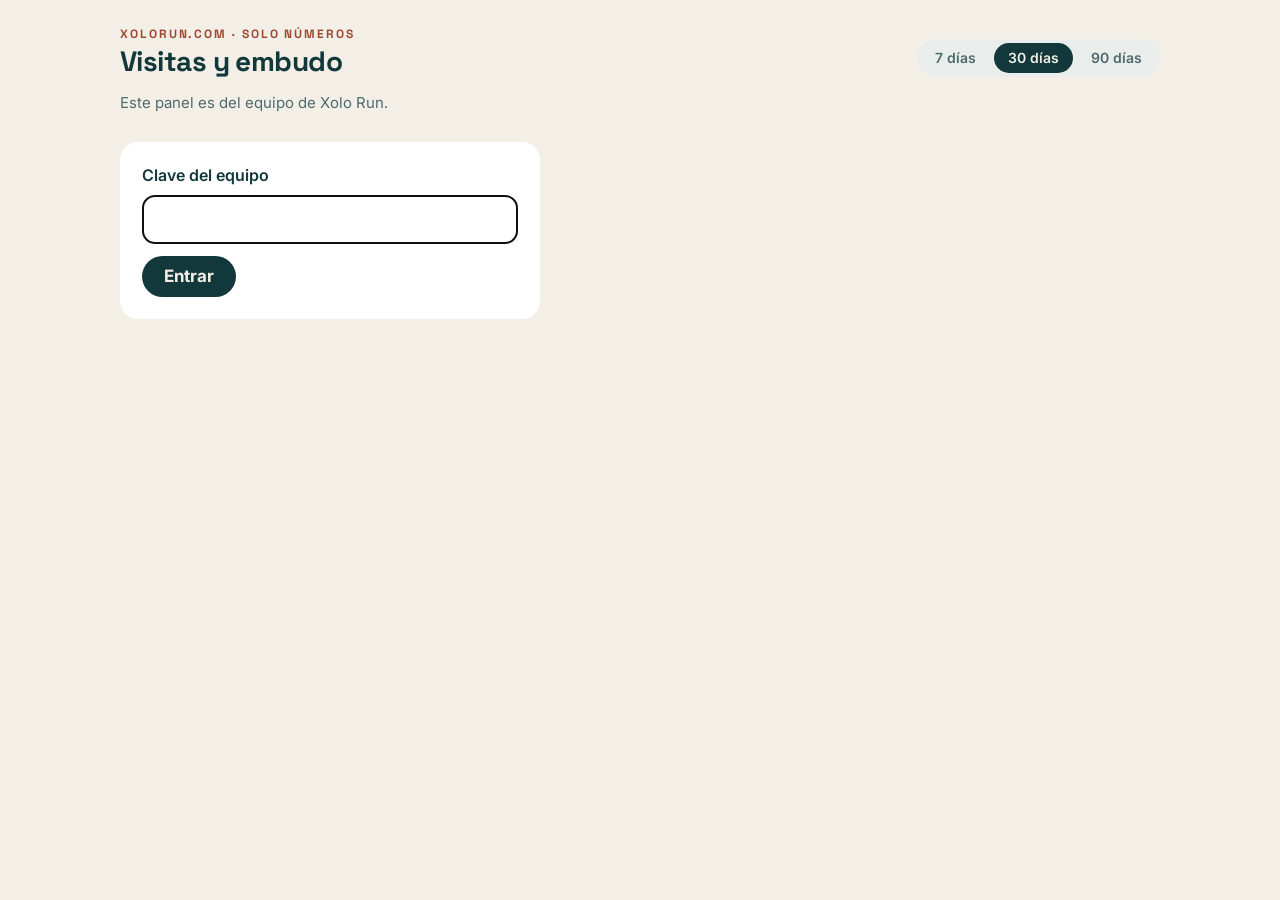
<file: tablero/index.html>
<!doctype html>
<html lang="es">
<head>
<meta charset="utf-8">
<meta name="viewport" content="width=device-width, initial-scale=1">
<meta name="robots" content="noindex, nofollow">
<title>Visitas · Xolo Run</title>
<link rel="icon" href="/marca/favicon.svg" type="image/svg+xml">
<link rel="preconnect" href="https://fonts.googleapis.com"><link rel="preconnect" href="https://fonts.gstatic.com" crossorigin>
<link rel="stylesheet" href="https://fonts.googleapis.com/css2?family=Inter:wght@400;500;600&family=Space+Grotesk:wght@500;700&display=swap">
<style>
  /* Panel del equipo: lee las sumas de site_stats (migración 0016) con la clave del equipo. Solo números: nada por persona. */
  :root { --arena: #F3EFE7; --lago: #12383B; --lago-400: #4D6A6C; --jade: #1F6366; --arcilla: #C65A3D; --niebla: #B7C2BE; --n200: #E9EDEC; --white: #fff; }
  * { box-sizing: border-box; }
  body { margin: 0; background: var(--arena); color: var(--lago); font: 16px/1.45 Inter, system-ui, sans-serif; }
  .wrap { max-width: 1080px; margin: 0 auto; padding: 28px 20px 72px; }
  .top { display: flex; flex-wrap: wrap; gap: 14px; align-items: flex-end; justify-content: space-between; }
  .eyebrow { margin: 0 0 6px; font: 700 .75rem/1 "Space Grotesk", sans-serif; letter-spacing: .16em; text-transform: uppercase; color: #9E4831; }
  h1 { margin: 0; font: 700 1.75rem/1.1 "Space Grotesk", sans-serif; letter-spacing: -.02em; }
  h2 { margin: 0 0 10px; font: 700 1.125rem/1.2 "Space Grotesk", sans-serif; }
  .muted { color: var(--lago-400); font-size: .9375rem; }
  .seg { display: inline-flex; gap: 4px; padding: 4px; border-radius: 999px; background: var(--n200); }
  .seg button { border: 0; border-radius: 999px; padding: 8px 14px; background: transparent; color: var(--lago-400); font: 600 .875rem/1 Inter, sans-serif; cursor: pointer; }
  .seg button.on { background: var(--lago); color: var(--arena); }
  .key { margin-top: 28px; padding: 22px; border-radius: 18px; background: var(--white); max-width: 420px; }
  .key label { display: block; font-weight: 600; margin-bottom: 8px; }
  .key input { width: 100%; padding: 12px 14px; border: 1.5px solid var(--niebla); border-radius: 12px; font: inherit; margin-bottom: 12px; }
  .go { border: 0; border-radius: 999px; padding: 12px 22px; background: var(--lago); color: var(--arena); font: 700 1.0625rem/1 Inter, sans-serif; cursor: pointer; }
  .cards { display: grid; grid-template-columns: repeat(auto-fit, minmax(150px, 1fr)); gap: 12px; margin-top: 24px; }
  .card { background: var(--white); border-radius: 16px; padding: 16px 18px; }
  .card b { display: block; font: 700 2rem/1 "Space Grotesk", sans-serif; font-variant-numeric: tabular-nums; }
  .card span { display: block; margin-top: 6px; font-size: .8125rem; color: var(--lago-400); }
  section { margin-top: 30px; }
  .bars { display: flex; align-items: flex-end; gap: 3px; height: 140px; background: var(--white); border-radius: 16px; padding: 14px 14px 10px; }
  .bars i { flex: 1; display: block; position: relative; min-height: 2px; border-radius: 3px 3px 0 0; background: var(--jade); }
  .bars i.enc { background: var(--niebla); }
  .bars i[title]:hover::after { content: attr(title); position: absolute; left: 50%; bottom: 100%; transform: translateX(-50%); white-space: nowrap; background: var(--lago); color: var(--arena); font-size: .75rem; padding: 4px 8px; border-radius: 6px; margin-bottom: 4px; }
  .legend { display: flex; gap: 16px; margin-top: 8px; font-size: .8125rem; color: var(--lago-400); }
  .legend i { display: inline-block; width: 12px; height: 12px; border-radius: 3px; vertical-align: -1px; margin-right: 6px; background: var(--jade); }
  .legend i.enc { background: var(--niebla); }
  table { width: 100%; border-collapse: collapse; background: var(--white); border-radius: 14px; overflow: hidden; }
  th, td { padding: 9px 12px; text-align: left; border-top: 1px solid var(--n200); font-size: .9rem; }
  th { background: var(--n200); border-top: 0; font: 600 .7rem/1.2 "Space Grotesk", sans-serif; letter-spacing: .08em; text-transform: uppercase; color: var(--lago-400); }
  td.n, th.n { text-align: right; font-variant-numeric: tabular-nums; }
  .funnel { display: grid; gap: 6px; }
  .funnel div { display: grid; grid-template-columns: 180px 1fr 70px 60px; gap: 10px; align-items: center; font-size: .9rem; }
  .funnel i { display: block; height: 14px; border-radius: 7px; background: var(--jade); min-width: 2px; }
  .funnel b { font-variant-numeric: tabular-nums; text-align: right; }
  .funnel small { color: var(--lago-400); text-align: right; }
  .cols { display: grid; grid-template-columns: repeat(auto-fit, minmax(300px, 1fr)); gap: 20px; }
  .foot { margin-top: 40px; font-size: .8125rem; color: var(--lago-400); }
  @media (max-width: 600px) { .funnel div { grid-template-columns: 120px 1fr 56px 48px; } }
</style>
</head>
<body>
<div class="wrap">
  <div class="top">
    <div><p class="eyebrow">xolorun.com · solo números</p><h1>Visitas y embudo</h1></div>
    <div class="seg" id="rango" hidden><button data-d="7">7 días</button><button data-d="30" class="on">30 días</button><button data-d="90">90 días</button></div>
  </div>
  <p class="muted" id="estado">Cargando…</p>

  <form class="key" id="key" hidden>
    <label for="k">Clave del equipo</label>
    <input id="k" type="password" autocomplete="current-password" required>
    <button class="go" type="submit">Entrar</button>
  </form>

  <div id="panel" hidden>
    <div class="cards" id="cards"></div>
    <section>
      <h2>Visitas por día</h2>
      <div class="bars" id="bars"></div>
      <p class="legend"><span><i></i>Landing</span><span><i class="enc"></i>Encuesta</span></p>
    </section>
    <section class="cols">
      <div><h2>Embudo de la lista de espera</h2><div class="funnel" id="f-lista"></div></div>
      <div><h2>Embudo de la encuesta</h2><div class="funnel" id="f-enc"></div></div>
      <div><h2>Embudo de organizadores</h2><div class="funnel" id="f-org"></div></div>
    </section>
    <section><h2>Por canal y campaña (landing)</h2><div id="t-canal"></div></section>
    <section><h2>Por canal (encuesta)</h2><div id="t-canal-enc"></div></section>
    <section class="cols">
      <div><h2>Dispositivo y navegador</h2><div id="t-disp"></div></div>
      <div><h2>País</h2><div id="t-pais"></div></div>
    </section>
    <p class="foot">Sumas por día guardadas en la base de Xolo Run (tabla <code>site_stats</code>). Sin cookies, sin direcciones IP ni identificadores: «personas por día» es la primera visita del día de cada navegador. Las visitas con <code>?c=prueba</code> y las de localhost no cuentan. Hora de Managua.</p>
  </div>
</div>
<script>
(() => {
  const SUPABASE_URL = 'https://mwiroczcgigmapzkzeba.supabase.co';
  const SUPABASE_KEY = 'sb_publishable_bZ6aEB26mibNyVdc3Q4JkA_N3Jl2dBI';
  const $ = (s) => document.querySelector(s);
  const esc = (s) => String(s).replace(/[&<>"']/g, (c) => ({ '&': '&amp;', '<': '&lt;', '>': '&gt;', '"': '&quot;', "'": '&#39;' }[c]));
  const fmt = (n) => new Intl.NumberFormat('es-NI').format(n || 0);
  const pct = (a, b) => (b ? Math.round((a / b) * 100) + ' %' : '');
  let days = 30, rows = [];

  const keyStore = { get: () => { try { return localStorage.getItem('xr-tablero-clave') || ''; } catch (e) { return ''; } }, set: (v) => { try { v ? localStorage.setItem('xr-tablero-clave', v) : localStorage.removeItem('xr-tablero-clave'); } catch (e) {} } };

  async function load() {
    const key = keyStore.get();
    if (!key) { askKey(''); return; }
    $('#estado').textContent = 'Cargando…';
    let r;
    try {
      r = await fetch(SUPABASE_URL + '/rest/v1/rpc/site_stats_report', { method: 'POST', headers: { apikey: SUPABASE_KEY, 'Content-Type': 'application/json' }, body: JSON.stringify({ p_key: key, p_days: days }) });
    } catch (e) { $('#estado').textContent = 'Sin conexión con la base. Intentá de nuevo.'; return; }
    if (!r.ok) {
      if (r.status === 401 || r.status === 403 || r.status === 400) { keyStore.set(''); askKey('La clave no es la del equipo.'); return; }
      $('#estado').textContent = 'La base respondió ' + r.status + '. Intentá de nuevo en un momento.'; return;
    }
    rows = await r.json();
    $('#key').hidden = true; $('#panel').hidden = false; $('#rango').hidden = false;
    $('#estado').textContent = rows.length ? 'Últimos ' + days + ' días, hasta hoy.' : 'Todavía no hay visitas contadas en este rango.';
    render();
  }
  function askKey(msg) {
    $('#panel').hidden = true; $('#rango').hidden = true; $('#key').hidden = false;
    $('#estado').textContent = msg || 'Este panel es del equipo de Xolo Run.';
    $('#k').focus();
  }
  $('#key').addEventListener('submit', (e) => { e.preventDefault(); keyStore.set($('#k').value.trim()); $('#k').value = ''; load(); });
  $('#rango').addEventListener('click', (e) => { const b = e.target.closest('button'); if (!b) return; days = +b.dataset.d; document.querySelectorAll('#rango button').forEach((x) => x.classList.toggle('on', x === b)); load(); });

  const sum = (f) => rows.reduce((a, r) => a + (f(r) ? r.n : 0), 0);
  const by = (f, keyOf) => { const m = new Map(); for (const r of rows) { if (!f(r)) continue; const k = keyOf(r); m.set(k, (m.get(k) || 0) + r.n); } return m; };
  function table(el, head, lines) {
    if (!lines.length) { el.innerHTML = '<p class="muted">Nada todavía.</p>'; return; }
    el.innerHTML = '<table><thead><tr>' + head.map((h, i) => '<th' + (i ? ' class="n"' : '') + '>' + esc(h) + '</th>').join('') + '</tr></thead><tbody>' +
      lines.map((l) => '<tr>' + l.map((c, i) => '<td' + (i ? ' class="n"' : '') + '>' + esc(c) + '</td>').join('') + '</tr>').join('') + '</tbody></table>';
  }
  function funnel(el, steps) {
    const base = steps[0][1] || 0;
    el.innerHTML = steps.map(([name, n]) => '<div><span>' + esc(name) + '</span><i style="width:' + (base ? Math.max(1, Math.round((n / base) * 100)) : 0) + '%"></i><b>' + fmt(n) + '</b><small>' + pct(n, base) + '</small></div>').join('');
  }
  function render() {
    const L = (r) => r.site === 'landing', E = (r) => r.site === 'encuesta';
    const ev = (site, e) => (r) => r.site === site && r.event === e;
    $('#cards').innerHTML = [
      ['Visitas a la landing', sum(ev('landing', 'visita'))], ['Personas por día (landing)', sum(ev('landing', 'visita_dia'))],
      ['Inscripciones a la lista', sum(ev('landing', 'inscripcion'))], ['Visitas a la encuesta', sum(ev('encuesta', 'visita'))],
      ['Encuestas empezadas', sum(ev('encuesta', 'encuesta_inicio'))], ['Encuestas terminadas', sum(ev('encuesta', 'encuesta_fin'))],
      ['Organizadores: visitas', sum(ev('organizadores', 'visita'))], ['Organizadores: terminadas', sum(ev('organizadores', 'encuesta_fin'))]
    ].map(([t, n]) => '<div class="card"><b>' + fmt(n) + '</b><span>' + esc(t) + '</span></div>').join('');

    // barras por día
    const today = new Date(); const dayKeys = [];
    for (let i = days - 1; i >= 0; i--) { const d = new Date(today); d.setDate(today.getDate() - i); dayKeys.push(d.toISOString().slice(0, 10)); }
    const vl = by(ev('landing', 'visita'), (r) => r.day), ve = by(ev('encuesta', 'visita'), (r) => r.day);
    const max = Math.max(1, ...dayKeys.map((k) => (vl.get(k) || 0) + (ve.get(k) || 0)));
    $('#bars').innerHTML = dayKeys.map((k) => { const a = vl.get(k) || 0, b = ve.get(k) || 0; return '<i title="' + k + ': ' + a + ' landing · ' + b + ' encuesta" style="height:' + Math.round(((a + b) / max) * 100) + '%;background:linear-gradient(to top, var(--jade) ' + (a + b ? Math.round((a / (a + b)) * 100) : 0) + '%, var(--niebla) 0)"></i>'; }).join('');

    funnel($('#f-lista'), [['Visitas', sum(ev('landing', 'visita'))], ['Abren la lista', sum(ev('landing', 'pestana_lista'))], ['Paso 1 · nombre', sum(ev('landing', 'paso_1'))], ['Paso 2 · zona', sum(ev('landing', 'paso_2'))], ['Paso 3 · perfil', sum(ev('landing', 'paso_3'))], ['Paso 4 · contacto', sum(ev('landing', 'paso_4'))], ['Inscripción', sum(ev('landing', 'inscripcion'))]]);
    funnel($('#f-org'), [['Visitas', sum(ev('organizadores', 'visita'))], ['Empiezan', sum(ev('organizadores', 'encuesta_inicio'))], ['Terminan', sum(ev('organizadores', 'encuesta_fin'))], ['Dejan su contacto', sum(ev('organizadores', 'contacto'))]]);
    funnel($('#f-enc'), [['Visitas', sum(ev('encuesta', 'visita'))], ['Empiezan', sum(ev('encuesta', 'encuesta_inicio'))], ['Terminan', sum(ev('encuesta', 'encuesta_fin'))], ['Guardan la medalla', sum(ev('encuesta', 'medalla_guardada'))]]);

    const chan = (r) => (r.channel || '(directo)') + (r.campaign ? ' · ' + r.campaign : '');
    const cv = by(ev('landing', 'visita'), chan), cl = by(ev('landing', 'pestana_lista'), chan), ci = by(ev('landing', 'inscripcion'), chan);
    table($('#t-canal'), ['Canal · campaña', 'Visitas', 'Abren la lista', 'Inscripciones', 'Conversión'],
      [...cv.entries()].sort((a, b) => b[1] - a[1]).map(([k, v]) => [k, fmt(v), fmt(cl.get(k) || 0), fmt(ci.get(k) || 0), pct(ci.get(k) || 0, v)]));
    const ev2 = by(ev('encuesta', 'visita'), (r) => r.channel || '(directo)'), ef = by(ev('encuesta', 'encuesta_fin'), (r) => r.channel || '(directo)');
    table($('#t-canal-enc'), ['Canal', 'Visitas', 'Terminadas', 'Conversión'],
      [...ev2.entries()].sort((a, b) => b[1] - a[1]).map(([k, v]) => [k, fmt(v), fmt(ef.get(k) || 0), pct(ef.get(k) || 0, v)]));
    const dv = by((r) => r.event === 'visita', (r) => (r.device || 'sin dato') + (r.in_app ? ' · dentro de ' + r.in_app : ''));
    table($('#t-disp'), ['Dispositivo', 'Visitas'], [...dv.entries()].sort((a, b) => b[1] - a[1]).map(([k, v]) => [k, fmt(v)]));
    const pv = by((r) => r.event === 'visita', (r) => r.country || 'sin dato');
    table($('#t-pais'), ['País', 'Visitas'], [...pv.entries()].sort((a, b) => b[1] - a[1]).map(([k, v]) => [k, fmt(v)]));
  }
  load();
})();
</script>
</body>
</html>
</file>
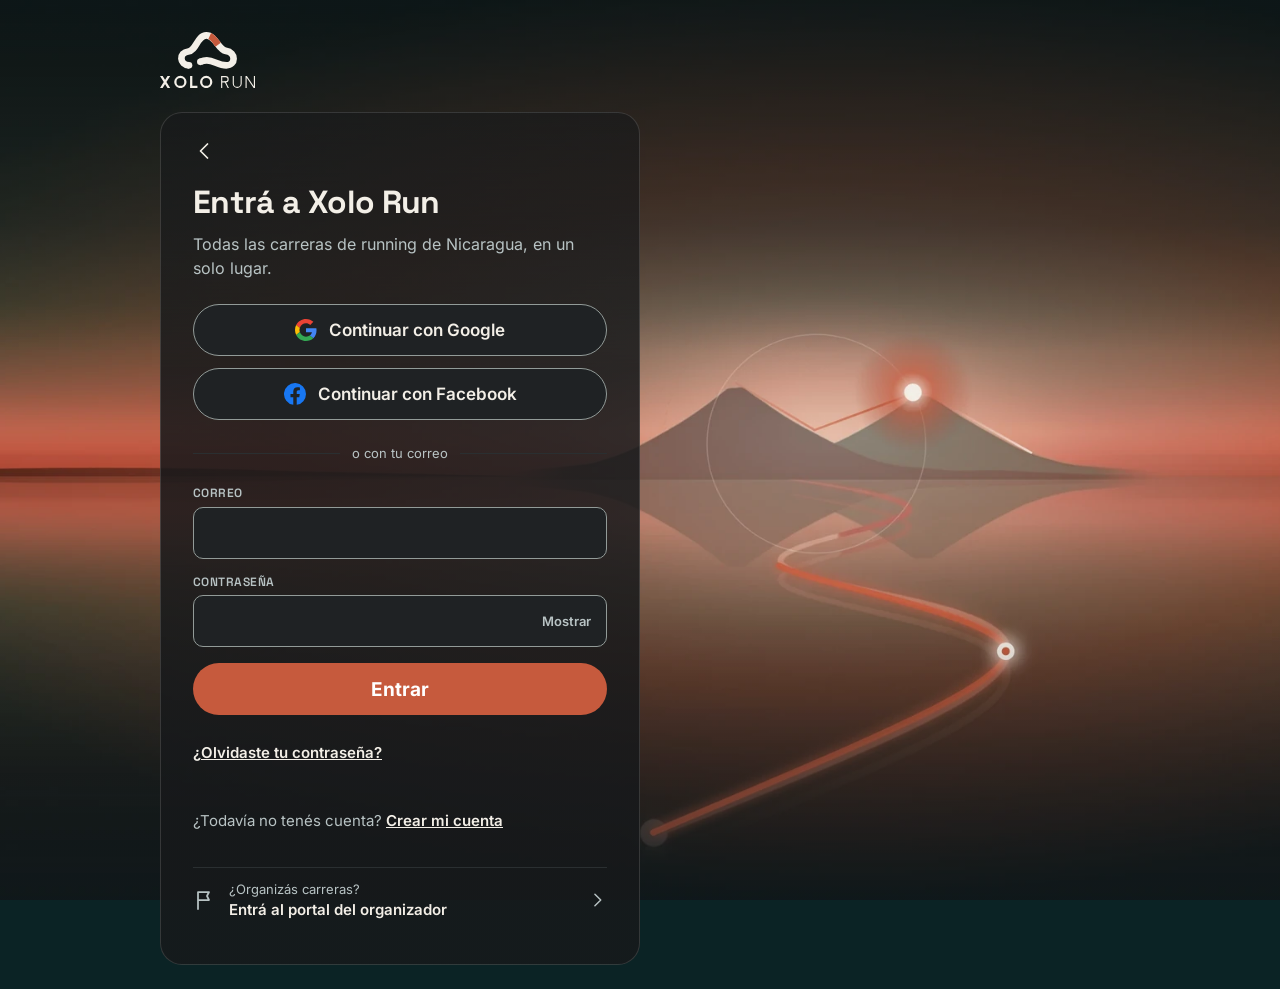
<file: app/privacidad/index.html>
<!doctype html>
<html lang="es">
  <head>
    <meta charset="utf-8" />
    <meta http-equiv="Content-Security-Policy" content="default-src 'self'; script-src 'self'; style-src 'self' 'unsafe-inline'; img-src 'self' data: blob: https://mwiroczcgigmapzkzeba.supabase.co; font-src 'self'; connect-src 'self' https://mwiroczcgigmapzkzeba.supabase.co wss://mwiroczcgigmapzkzeba.supabase.co; worker-src 'self'; manifest-src 'self'; base-uri 'none'; object-src 'none'; form-action 'self'" />
    <meta name="viewport" content="width=device-width, initial-scale=1, viewport-fit=cover" />
    <meta name="theme-color" content="#F3EFE7" media="(prefers-color-scheme: light)" />
    <meta name="theme-color" content="#17191B" media="(prefers-color-scheme: dark)" />
    <meta name="mobile-web-app-capable" content="yes" />
    <meta name="apple-mobile-web-app-capable" content="yes" />
    <meta name="apple-mobile-web-app-status-bar-style" content="default" />
    <meta name="apple-mobile-web-app-title" content="Xolo Run" />
    <link rel="icon" href="/app/favicon.svg" type="image/svg+xml" />
    <link rel="apple-touch-icon" href="/app/iconos/apple-touch-icon-180.png" />
    <link rel="preload" href="/app/fuentes/SpaceGrotesk.var.woff2" as="font" type="font/woff2" crossorigin />
    <link rel="preload" href="/app/fuentes/Inter.var.woff2" as="font" type="font/woff2" crossorigin />
    <style>#boot{--bg:#f3efe7;--ink:#12383b;--clay:#c65a3d;--ease:cubic-bezier(.33, 1, .68, 1);--ease-run:cubic-bezier(.65, 0, .35, 1);z-index:1000;background:var(--bg);pointer-events:none;transition:opacity .25s var(--ease);place-items:center;display:grid;position:fixed;inset:0}@media (prefers-color-scheme:dark){:root:not([data-theme=light]) #boot{--bg:#17191b;--ink:#f3efe7}}:root[data-theme=dark] #boot{--bg:#17191b;--ink:#f3efe7}#boot svg{width:min(42vw,10.5rem);height:auto;display:block;overflow:visible}#boot .line{fill:none;stroke-width:24px;stroke-linejoin:round}#boot .start,#boot .name{fill:var(--ink)}#boot .start{transform-box:fill-box;transform-origin:50%;animation:boot-dot .18s var(--ease) both}#boot .route{stroke:var(--ink);stroke-linecap:round;stroke-dasharray:1 2;animation:boot-draw .97s var(--ease) .18s both}#boot .segment{stroke:var(--clay);stroke-dasharray:1 2;animation:boot-draw .25s var(--ease) 1.15s both, boot-out 1ms 1.7s both}#boot .name{animation:boot-name .25s var(--ease) 1.25s both}#boot .track{animation:boot-dim .5s var(--ease) 1.7s both}#boot .runner{stroke:var(--clay);stroke-dasharray:.0988 3;stroke-dashoffset:-.4127px;opacity:0;animation:boot-in 1ms 1.7s forwards, boot-first-lap .9s var(--ease-run) 1.7s forwards, boot-lap 1.6s var(--ease-run) 2.6s infinite}@keyframes boot-dot{0%{opacity:0;transform:scale(0)}}@keyframes boot-draw{0%{stroke-dashoffset:1.01px}to{stroke-dashoffset:0}}@keyframes boot-name{0%{opacity:0;transform:translateY(24px)}}@keyframes boot-out{to{opacity:0}}@keyframes boot-in{to{opacity:1}}@keyframes boot-dim{to{opacity:.16}}@keyframes boot-first-lap{to{stroke-dashoffset:-1px}}@keyframes boot-lap{0%{stroke-dashoffset:.0988px}to{stroke-dashoffset:-1px}}@media (prefers-reduced-motion:reduce){#boot,#boot *{transition:none!important;animation:none!important}}</style>
    <script type="module" crossorigin src="/app/assets/index-C7dKcp-W.js"></script>
    <link rel="modulepreload" crossorigin href="/app/assets/rolldown-runtime-hePW80VL.js">
    <link rel="modulepreload" crossorigin href="/app/assets/react-QL8Ofo7w.js">
    <link rel="modulepreload" crossorigin href="/app/assets/i18n-3ynjkdF0.js">
    <link rel="modulepreload" crossorigin href="/app/assets/supabase-BO5ptyDx.js">
    <link rel="stylesheet" crossorigin href="/app/assets/index-BDAVdUfR.css">
  <link rel="manifest" href="/app/manifest.webmanifest">    <title>Tu privacidad · Xolo Run</title>
    <meta name="description" content="Qué datos usa Xolo Run, quién los ve y cuáles son tus derechos, en resumen." />
    <link rel="canonical" href="https://xolorun.com/app/privacidad/" />
    <meta property="og:type" content="website" />
    <meta property="og:site_name" content="Xolo Run" />
    <meta property="og:locale" content="es_NI" />
    <meta property="og:title" content="Tu privacidad" />
    <meta property="og:description" content="Qué datos usa Xolo Run, quién los ve y cuáles son tus derechos, en resumen." />
    <meta property="og:url" content="https://xolorun.com/app/privacidad/" />
    <meta property="og:image" content="https://xolorun.com/app/og-xolorun.jpg" />
    <meta property="og:image:width" content="1200" />
    <meta property="og:image:height" content="630" />
    <meta property="og:image:alt" content="Tu privacidad" />
    <meta name="twitter:card" content="summary_large_image" />
  </head>
  <body>
    <div id="root"></div>
    <div id="boot" aria-hidden="true">
      <svg viewBox="0 0 802 475" focusable="false">
        <g transform="translate(152.380 0) scale(2.35569) translate(-24.918 -62.000)">
          <g class="track">
            <circle class="start" cx="64.055" cy="181.954" r="12.0" />
            <path class="line route" pathLength="1" d="M64.055 181.954 C29.867 180.330 26.659 135.927 62.000 132.000 C90.000 129.000 94.000 74.000 126.000 74.000 C160.000 74.000 168.000 126.000 196.000 130.000 C234.000 135.000 232.000 182.000 198.000 182.000 C168.000 182.000 154.000 164.000 128.000 164.000 C118.509 164.000 111.416 166.399 104.874 169.445" />
          </g>
          <path class="line segment" pathLength="1" d="M138.345 76.546 C151.023 82.054 159.594 95.556 168.386 107.642" />
          <path class="line runner" pathLength="1" d="M64.055 181.954 C29.867 180.330 26.659 135.927 62.000 132.000 C90.000 129.000 94.000 74.000 126.000 74.000 C160.000 74.000 168.000 126.000 196.000 130.000 C234.000 135.000 232.000 182.000 198.000 182.000 C168.000 182.000 154.000 164.000 128.000 164.000 C118.509 164.000 111.416 166.399 104.874 169.445" />
        </g>
        <g transform="translate(0 373.950)">
          <g class="name">
            <path d="M0.000 0.000 L22.506 0.000 L86.000 100.000 L63.494 100.000ZM63.494 0.000 L86.000 0.000 L22.506 100.000 L0.000 100.000Z" fill-rule="nonzero" />
            <path d="M120.000 50.0 A52.0 52.0 0 1 0 224.000 50.0 A52.0 52.0 0 1 0 120.000 50.0ZM139.000 50.0 A33.0 33.0 0 1 0 205.000 50.0 A33.0 33.0 0 1 0 139.000 50.0Z" fill-rule="evenodd" />
            <path d="M254.000 0.000 L273.000 0.000 L273.000 81.000 L316.000 81.000 L316.000 100.000 L254.000 100.000Z" fill-rule="nonzero" />
            <path d="M338.000 50.0 A52.0 52.0 0 1 0 442.000 50.0 A52.0 52.0 0 1 0 338.000 50.0ZM357.000 50.0 A33.0 33.0 0 1 0 423.000 50.0 A33.0 33.0 0 1 0 357.000 50.0Z" fill-rule="evenodd" />
            <path d="M516.000 0.000 L525.500 0.000 L525.500 100.000 L516.000 100.000ZM542.400 44.500 L553.110 44.500 L582.000 100.000 L571.290 100.000Z" fill-rule="nonzero" />
            <path d="M520.750 0 H553.000 A27.0 27.0 0 0 1 553.000 54 H520.750ZM520.750 9.5 H553.000 A17.5 17.5 0 0 1 553.000 44.5 H520.750Z" fill-rule="evenodd" />
            <path d="M614.0 0 V62.000 A38.0 38.0 0 0 0 690.000 62.000 V0 H680.500 V62.000 A28.5 28.5 0 0 1 623.500 62.000 V0Z" fill-rule="nonzero" />
            <path d="M722.000 0.000 L731.500 0.000 L731.500 100.000 L722.000 100.000ZM792.500 0.000 L802.000 0.000 L802.000 100.000 L792.500 100.000ZM722.000 0.000 L733.514 0.000 L802.000 100.000 L790.486 100.000Z" fill-rule="nonzero" />
          </g>
        </g>
      </svg>
    </div>
    <noscript><style>#boot{display:none}</style>Xolo Run necesita JavaScript. / Xolo Run needs JavaScript.</noscript>
  </body>
</html>
</file>
<file: app/assets/index-BDAVdUfR.css>
:root{--xr-lago:#12383b;--xr-jade:#1f6366;--xr-arcilla:#c65a3d;--xr-arena:#f3efe7;--xr-obsidiana:#17191b;--xr-niebla:#b7c2be;--xr-lago-100:#dbe1e2;--xr-lago-200:#b8c3c4;--xr-lago-300:#889c9d;--xr-lago-400:#4d6a6c;--xr-lago-500:#12383b;--xr-lago-600:#0e2d2f;--xr-lago-700:#0b2325;--xr-lago-800:#08191b;--xr-jade-100:#dde8e8;--xr-jade-200:#bcd0d1;--xr-jade-300:#8fb1b2;--xr-jade-400:#578a8c;--xr-jade-500:#1f6366;--xr-jade-600:#194f52;--xr-jade-700:#133d3f;--xr-jade-800:#0e2d2e;--xr-arcilla-100:#f6e6e2;--xr-arcilla-200:#eecec5;--xr-arcilla-300:#e2ac9e;--xr-arcilla-400:#d4836e;--xr-arcilla-500:#c65a3d;--xr-arcilla-600:#9e4831;--xr-arcilla-700:#7b3826;--xr-arcilla-800:#59281b;--xr-niebla-100:#f4f6f5;--xr-niebla-200:#e9edec;--xr-niebla-300:#dbe0de;--xr-niebla-400:#c9d1ce;--xr-niebla-500:#b7c2be;--xr-niebla-600:#929b98;--xr-niebla-700:#717876;--xr-niebla-800:#525755;--bg:var(--xr-arena);--surface:#fff;--surface-2:var(--xr-niebla-100);--ink:var(--xr-lago-500);--ink-2:var(--xr-lago-400);--ink-3:var(--xr-lago-300);--line:var(--xr-niebla-400);--line-control:var(--xr-niebla-700);--line-2:var(--xr-niebla-300);--brand:var(--xr-lago-500);--accent:var(--xr-arcilla-500);--accent-ink:#fff;--secondary:var(--xr-jade-500);--focus:var(--xr-lago-500);--overlay:#12383b80;--notice-error-bg:var(--xr-lago-100);--notice-error-ink:var(--xr-lago-600);--notice-ok-bg:var(--xr-jade-100);--notice-ok-ink:var(--xr-jade-700);--band-bg:var(--xr-lago-500);--band-ink:var(--xr-arena);--qr-paper:#fff;--qr-ink:var(--xr-obsidiana);--qr-frame:var(--xr-arena);--qr-text:var(--xr-lago-500);--map-land:var(--surface);--map-border:var(--xr-niebla-500);--map-on:var(--xr-jade-200);--map-on-hover:var(--xr-jade-300);--map-sel:var(--xr-jade-500);--map-leader:var(--xr-lago-400);--map-badge:var(--xr-jade-500);--map-badge-ink:#fff;--map-badge-sel:var(--xr-lago-500);--map-badge-sel-ink:var(--xr-arena);--font-title:"Space Grotesk", system-ui, sans-serif;--font-text:"Inter", system-ui, sans-serif;--f-display:700 2rem/1.1 var(--font-title);--f-title:700 1.375rem/1.2 var(--font-title);--f-heading:600 1.0625rem/1.3 var(--font-title);--f-number:700 1.75rem/1 var(--font-title);--f-label:600 .75rem/1.2 var(--font-title);--f-tab:600 .6875rem/1.1 var(--font-title);--f-body:400 1rem/1.5 var(--font-text);--f-body-2:400 .9375rem/1.45 var(--font-text);--f-small:400 .8125rem/1.4 var(--font-text);--f-button:700 1.1875rem/1 var(--font-text);--f-button-2:600 .9375rem/1.2 var(--font-text);--s-1:4px;--s-2:8px;--s-3:12px;--s-4:16px;--s-5:24px;--s-6:32px;--s-7:48px;--r-s:10px;--r-m:16px;--r-l:22px;--r-pill:999px;--gutter:16px;--content-max:100%;--tabbar-h:3.5rem;--rail-w:14.5rem;--safe-b:env(safe-area-inset-bottom,0px);--safe-t:env(safe-area-inset-top,0px);--ribbon-h:0px;--offline-h:0px;--sticky-top:calc(var(--ribbon-h) + var(--offline-h));--ease:cubic-bezier(.33, 1, .68, 1);--ease-run:cubic-bezier(.65, 0, .35, 1);--t-1:.25s;--t-2:.5s;--t-3:1.5s;--lightningcss-light:initial;--lightningcss-dark: ;color-scheme:light}@media (prefers-color-scheme:dark){:root:not([data-theme=light]){--bg:var(--xr-obsidiana);--surface:#1f2224;--surface-2:#262a2c;--ink:var(--xr-arena);--ink-2:var(--xr-lago-200);--ink-3:var(--xr-lago-300);--line:#353b3d;--line-2:#2a2f31;--line-control:var(--xr-niebla-600);--notice-error-bg:#23353a;--notice-error-ink:var(--xr-lago-100);--notice-ok-bg:#1b3335;--notice-ok-ink:var(--xr-jade-200);--band-bg:var(--xr-jade-500);--brand:var(--xr-arena);--secondary:var(--xr-jade-300);--focus:var(--xr-arena);--overlay:#0009;--map-land:var(--surface-2);--map-border:#3d4446;--map-on:var(--xr-jade-600);--map-on-hover:var(--xr-jade-500);--map-sel:var(--xr-jade-300);--map-leader:var(--xr-lago-200);--map-badge-sel:var(--xr-arena);--map-badge-sel-ink:var(--xr-obsidiana);--lightningcss-light: ;--lightningcss-dark:initial;color-scheme:dark}}:root[data-theme=dark],[data-tono=oscuro]{--bg:var(--xr-obsidiana);--surface:#1f2224;--surface-2:#262a2c;--ink:var(--xr-arena);--ink-2:var(--xr-lago-200);--ink-3:var(--xr-lago-300);--line:#353b3d;--line-2:#2a2f31;--line-control:var(--xr-niebla-600);--notice-error-bg:#23353a;--notice-error-ink:var(--xr-lago-100);--notice-ok-bg:#1b3335;--notice-ok-ink:var(--xr-jade-200);--band-bg:var(--xr-jade-500);--brand:var(--xr-arena);--secondary:var(--xr-jade-300);--focus:var(--xr-arena);--overlay:#0009;--map-land:var(--surface-2);--map-border:#3d4446;--map-on:var(--xr-jade-600);--map-on-hover:var(--xr-jade-500);--map-sel:var(--xr-jade-300);--map-leader:var(--xr-lago-200);--map-badge-sel:var(--xr-arena);--map-badge-sel-ink:var(--xr-obsidiana);--lightningcss-light: ;--lightningcss-dark:initial;color-scheme:dark}@media (prefers-reduced-motion:reduce){:root{--t-1:0s;--t-2:0s;--t-3:0s}}:root:has([data-dev-ribbon]){--ribbon-h:calc(1.25rem + var(--safe-t))}:root:has([data-offline-notice]){--offline-h:2.25rem}:root{--tabbar-space:var(--safe-b)}:root:has([data-tabbar]){--tabbar-space:calc(var(--tabbar-h) + var(--safe-b))}@media (min-width:40rem){:root{--content-max:45rem;--gutter:24px}}@media (min-width:64rem){:root{--content-max:60rem;--gutter:32px}}@media (min-width:90rem){:root{--content-max:75rem}}@media (max-height:30rem){:root{--sticky-top:0px;--tabbar-h:2.75rem}}@font-face{font-family:Space Grotesk;font-style:normal;font-weight:300 700;font-display:swap;src:url(/app/fuentes/SpaceGrotesk.var.woff2)format("woff2");unicode-range:U+??,U+131,U+152-153,U+2BB-2BC,U+2C6,U+2DA,U+2DC,U+304,U+308,U+329,U+2000-206F,U+20AC,U+2122,U+2191,U+2193,U+2212,U+2215,U+FEFF,U+FFFD}@font-face{font-family:Inter;font-style:normal;font-weight:100 900;font-display:swap;src:url(/app/fuentes/Inter.var.woff2)format("woff2");unicode-range:U+??,U+131,U+152-153,U+2BB-2BC,U+2C6,U+2DA,U+2DC,U+304,U+308,U+329,U+2000-206F,U+20AC,U+2122,U+2191,U+2193,U+2212,U+2215,U+FEFF,U+FFFD}*,:before,:after{box-sizing:border-box}html{-webkit-text-size-adjust:100%;-moz-text-size-adjust:100%;text-size-adjust:100%}body{background:var(--bg);min-height:100svh;color:var(--ink);font:var(--f-body);text-align:left;-webkit-font-smoothing:antialiased;overscroll-behavior-y:none;margin:0}h1,h2,h3,p{margin:0}h1{font:var(--f-title);letter-spacing:-.01em}h2{font:var(--f-heading)}a{color:inherit}button{font:inherit;color:inherit}img,svg{max-width:100%;display:block}:focus-visible{outline:3px solid var(--focus);outline-offset:3px;border-radius:4px}#root{min-height:100svh;position:relative}@media (min-width:64rem){:root:has([data-tabbar]){--tabbar-space:var(--safe-b)}}body:has(dialog[open]){overflow:hidden}.texto-2{color:var(--ink-2);font:var(--f-body-2)}.label{font:var(--f-label);letter-spacing:.06em;text-transform:uppercase;color:var(--ink-2)}.visually-hidden{clip:rect(0 0 0 0);white-space:nowrap;border:0;width:1px;height:1px;margin:-1px;padding:0;overflow:hidden;position:absolute!important}@keyframes screen-in{0%{opacity:0}to{opacity:1}}.screen-in{animation:screen-in var(--t-1) var(--ease) both}@media (prefers-reduced-motion:reduce){*,:before,:after{scroll-behavior:auto!important;transition-duration:0s!important;animation-duration:0s!important}}._ribbon_48jtc_1{z-index:40;height:var(--ribbon-h);padding:var(--safe-t) var(--gutter) 3px;background:var(--band-bg);color:var(--band-ink);font:var(--f-label);letter-spacing:.04em;white-space:nowrap;text-overflow:ellipsis;align-items:flex-end;margin:0;line-height:1.0625rem;display:flex;position:sticky;top:0;overflow:hidden}@media (max-height:30rem){._ribbon_48jtc_1{position:static}}._btn_1mhqe_1{justify-content:center;align-items:center;gap:var(--s-3);width:100%;min-height:52px;padding:0 var(--s-5);border-radius:var(--r-pill);font:var(--f-button);cursor:pointer;-webkit-tap-highlight-color:transparent;transition:transform var(--t-1) var(--ease), background var(--t-1) var(--ease), opacity var(--t-1) var(--ease);border:1.5px solid #0000;text-decoration:none;display:inline-flex}._btn_1mhqe_1:active{transform:scale(.98)}._btn_1mhqe_1:disabled{opacity:.55;cursor:default}._btn_1mhqe_1[aria-disabled=true]{cursor:progress}._btn_1mhqe_1[aria-disabled=true]:active{transform:none}._spinner_1mhqe_22{border:2.5px solid;border-right-color:#0000;border-radius:50%;width:18px;height:18px;animation:.8s linear infinite _spin_1mhqe_22}@keyframes _spin_1mhqe_22{to{transform:rotate(360deg)}}._primary_1mhqe_24{background:var(--accent);color:var(--accent-ink)}._secondary_1mhqe_25{background:var(--surface);color:var(--ink);border-color:var(--line-control);font-size:1.0625rem;font-weight:600}._plain_1mhqe_26{color:var(--ink);background:0 0;min-height:44px;font-size:1rem;font-weight:600}._icon_1mhqe_27{width:22px;height:22px;display:inline-flex}._icon_1mhqe_27 svg{width:22px;height:22px}._compact_1mhqe_30{width:auto;min-height:44px;padding:0 var(--s-4);gap:var(--s-2);font:var(--f-button-2);white-space:nowrap}._compact_1mhqe_30 ._icon_1mhqe_27,._compact_1mhqe_30 ._icon_1mhqe_27 svg{flex:none;width:18px;height:18px}._compact_1mhqe_30[aria-pressed=true]{background:var(--brand);border-color:var(--brand);color:var(--bg)}@media (hover:hover){._compact_1mhqe_30:not(:disabled):not([aria-pressed=true]):hover{background:var(--surface-2)}}._card_po4i7_1{gap:var(--s-2);padding:var(--s-4);border-radius:var(--r-m);background:var(--surface-2);border:1px solid var(--line-2);display:grid}._title_po4i7_2{font:var(--f-heading);color:var(--ink);margin:0}._text_po4i7_3{color:var(--ink-2);font:var(--f-body-2);margin:0}._link_po4i7_4{min-height:44px;margin-top:var(--s-1);padding:0 var(--s-4);border-radius:var(--r-pill);background:var(--brand);color:var(--bg);font:600 1rem/1 var(--font-text);justify-content:center;align-items:center;text-decoration:none;display:inline-flex}._small_po4i7_17{color:var(--ink-2);font:var(--f-small);margin:0}._sheet_1qq55_2{border-radius:var(--r-l) var(--r-l) 0 0;background:var(--surface);width:100%;max-width:30rem;color:var(--ink);max-height:calc(100svh - var(--safe-t) - var(--s-4));overscroll-behavior:contain;border:0;margin:0 auto;padding:0;position:fixed;inset:auto 0 0;overflow-y:auto;box-shadow:0 -8px 40px #12383b2e}._sheet_1qq55_2::backdrop{background:var(--overlay)}._sheet_1qq55_2[open]{animation:_up_1qq55_1 var(--t-2) var(--ease) both}@keyframes _up_1qq55_1{0%{opacity:0;transform:translateY(24px)}to{opacity:1;transform:none}}._body_1qq55_22{gap:var(--s-4);padding:var(--s-5) var(--gutter) calc(var(--s-4) + var(--safe-b));display:grid}._head_1qq55_23{gap:var(--s-4);align-items:flex-start;display:flex}._icon_1qq55_24{border-radius:14px;flex:none}._title_1qq55_25{font:var(--f-title);letter-spacing:-.01em}._text_1qq55_26{margin-top:var(--s-1);color:var(--ink-2);font:var(--f-body-2)}._steps_1qq55_27{gap:var(--s-3);margin:0;padding:0;list-style:none;display:grid}._steps_1qq55_27 li{align-items:center;gap:var(--s-3);font:var(--f-body-2);display:flex}._step_1qq55_27{border-radius:var(--r-s);background:var(--surface-2);width:40px;height:40px;color:var(--ink);flex:none;place-items:center;display:grid}._ok_1qq55_30{align-items:center;gap:var(--s-2);color:var(--secondary);font:var(--f-heading);display:flex}@media (prefers-reduced-motion:reduce){._sheet_1qq55_2[open]{animation:none}}._notice_snqoo_2{top:var(--ribbon-h);z-index:35;box-sizing:border-box;align-items:center;gap:var(--s-2);min-height:2.25rem;padding:var(--s-1) var(--gutter);background:var(--surface-2);color:var(--ink-2);font:var(--f-small);border-bottom:1px solid var(--line-2);margin:0;display:flex;position:sticky}._notice_snqoo_2>svg{flex:none}@media (max-height:30rem){._notice_snqoo_2{position:static}}._loader_1d6os_3{width:6.5rem;height:auto;display:block;overflow:visible}._loader_1d6os_3 path{fill:none;stroke-width:24px;stroke-linejoin:round}._track_1d6os_5{stroke:var(--brand);stroke-linecap:round;opacity:.16}._segment_1d6os_6{stroke:var(--accent);display:none}._runner_1d6os_9{stroke:var(--accent);stroke-dasharray:.0988 3;animation:_lap_1d6os_1 1.6s var(--ease-run) -781ms infinite}@keyframes _lap_1d6os_1{0%{stroke-dashoffset:.0988px}to{stroke-dashoffset:-1px}}@media (prefers-reduced-motion:reduce){._track_1d6os_5{opacity:1}._segment_1d6os_6{display:inline}._runner_1d6os_9{display:none}}._splash_1r74t_1{background:var(--bg);place-items:center;min-height:100svh;display:grid}._loader_1r74t_3{animation:_in_1r74t_1 var(--t-2) var(--ease) var(--t-1) both}@keyframes _in_1r74t_1{0%{opacity:0}to{opacity:1}}._bar_qlczk_2{z-index:30;padding-bottom:var(--safe-b);background:var(--surface);border-top:2px solid var(--line-2);display:flex;position:fixed;bottom:0;left:0;right:0}._tab_qlczk_13{min-height:var(--tabbar-h);color:var(--ink-2);-webkit-tap-highlight-color:transparent;transition:color var(--t-1) var(--ease);flex-direction:column;flex:1 1 0;justify-content:center;align-items:center;gap:3px;padding:6px 2px 4px;text-decoration:none;display:flex;position:relative}._tab_qlczk_13[aria-current=page]{color:var(--ink)}._icon_qlczk_29{width:1.5rem;height:1.5rem;display:block;position:relative}._icon_qlczk_29>svg{width:100%;height:100%}._label_qlczk_32{font:var(--f-tab);letter-spacing:.02em;text-align:center;overflow-wrap:break-word}._dot_qlczk_34{background:var(--brand);pointer-events:none;will-change:transform;border-radius:50%;width:8px;height:8px;position:absolute;top:-5px;left:-4px}._dot_qlczk_34:before{content:"";background:var(--accent);opacity:0;width:22px;height:3px;transition:transform var(--t-1) var(--ease), opacity var(--t-1) var(--ease);border-radius:2px;margin-top:-1.5px;position:absolute;top:50%;transform:scaleX(0)}._bar_qlczk_2[data-dir=r] ._dot_qlczk_34:before{transform-origin:100%;margin-right:3px;right:100%}._bar_qlczk_2[data-dir=l] ._dot_qlczk_34:before{transform-origin:0;margin-left:3px;left:100%}._bar_qlczk_2._running_qlczk_60 ._dot_qlczk_34:before{opacity:1;transform:scaleX(1)}._badge_qlczk_62{border-radius:var(--r-pill);background:var(--band-bg);min-width:17px;height:17px;color:var(--band-ink);font:700 .625rem/17px var(--font-title);text-align:center;box-shadow:0 0 0 2px var(--surface);animation:_pulse_qlczk_1 .6s var(--ease) 1;padding:0 4px;position:absolute;top:-6px;left:14px}@keyframes _pulse_qlczk_1{0%{transform:scale(.6)}60%{transform:scale(1.15)}to{transform:scale(1)}}@media (prefers-reduced-motion:reduce){._dot_qlczk_34:before{display:none}._badge_qlczk_62{animation:none}}._railLogo_qlczk_84{display:none}@media (min-width:40rem) and (max-width:63.99rem){._bar_qlczk_2{justify-content:center}._tab_qlczk_13{flex:0 8rem}}@media (max-height:30rem) and (max-width:63.99rem){._tab_qlczk_13{padding-block:2px}._label_qlczk_32{clip:rect(0 0 0 0);white-space:nowrap;width:1px;height:1px;margin:-1px;position:absolute;overflow:hidden}}@media (min-width:64rem){._bar_qlczk_2{width:var(--rail-w);gap:var(--s-1);padding:var(--s-6) var(--s-3);border-top:0;border-right:2px solid var(--line-2);flex-direction:column;top:0;right:auto}._railLogo_qlczk_84{margin:0 var(--s-3) var(--s-6);order:-1;display:block}._railLogo_qlczk_84 img{width:auto;height:1.625rem}._tab_qlczk_13{justify-content:flex-start;gap:var(--s-3);min-height:3rem;padding:0 var(--s-3);border-radius:var(--r-s);transition:color var(--t-1) var(--ease), background var(--t-1) var(--ease);flex-direction:row;flex:none}._tab_qlczk_13[aria-current=page]{background:var(--surface-2)}._label_qlczk_32{font:600 1rem/1.2 var(--font-title);letter-spacing:0}._dot_qlczk_34{top:-4px;left:calc(100% - 3px)}._dot_qlczk_34:before{width:3px;height:22px;margin:0 0 0 -1.5px;top:auto;left:50%;transform:scaleY(0)}._bar_qlczk_2[data-dir=d] ._dot_qlczk_34:before{transform-origin:50% 100%;margin-bottom:3px;bottom:100%}._bar_qlczk_2[data-dir=u] ._dot_qlczk_34:before{transform-origin:50% 0;margin-top:3px;top:100%}._bar_qlczk_2._running_qlczk_60 ._dot_qlczk_34:before{transform:scaleY(1)}}@media (min-width:64rem) and (max-height:30rem){._bar_qlczk_2{padding-block:var(--s-3)}._railLogo_qlczk_84{margin-bottom:var(--s-3)}}@media (min-width:64rem) and (hover:hover){._tab_qlczk_13:hover{color:var(--ink);background:var(--surface-2)}}@media (min-width:64rem){._content_16a8v_4{margin-left:var(--rail-w)}}@media (min-width:40rem){._focus_16a8v_9{--content-max:40rem}}._link_7jwi7_1{min-height:44px;padding:0 var(--s-3);color:var(--ink);font:600 1rem/1 var(--font-text);align-items:center;display:inline-flex}._search_65o6w_1{margin-bottom:var(--s-3);display:block;position:relative}._icon_65o6w_2{color:var(--ink-2);pointer-events:none;position:absolute;top:50%;left:14px;transform:translateY(-50%)}._input_65o6w_3{width:100%;min-height:48px;padding:0 var(--s-4) 0 44px;border:1.5px solid var(--line-control);border-radius:var(--r-pill);background:var(--surface);color:var(--ink);font:var(--f-body)}._input_65o6w_3::placeholder{color:var(--ink-2);opacity:1}._input_65o6w_3:focus-visible{outline:3px solid var(--focus);outline-offset:2px}._input_65o6w_3::-webkit-search-cancel-button{appearance:none}._screen_16k83_1{animation:_screen-in_16k83_1 var(--t-1) var(--ease) both;flex-direction:column;min-height:100svh;display:flex}._header_16k83_2{top:var(--sticky-top);z-index:20;align-items:center;gap:var(--s-2);min-height:56px;padding:var(--s-2) var(--gutter);background:var(--bg);display:flex;position:sticky}._title_16k83_13{font:var(--f-title);letter-spacing:-.01em}._aside_16k83_14{align-items:center;gap:var(--s-1);margin-left:auto;display:flex}._brand_16k83_15{width:auto;height:28px}._brandTitle_16k83_16{margin:0;line-height:0}._narrowHeading_16k83_17{display:contents}._wideTitle_16k83_18{display:none}._back_16k83_19{border-radius:var(--r-pill);width:44px;height:44px;color:var(--ink);cursor:pointer;-webkit-tap-highlight-color:transparent;transition:background var(--t-1) var(--ease);background:0 0;border:0;flex:none;place-items:center;margin-left:-10px;display:grid}._back_16k83_19:active{background:var(--surface-2)}._main_16k83_35{padding:var(--s-2) var(--gutter) calc(var(--tabbar-h) + var(--safe-b) + var(--s-6));flex:1}@media (min-width:40rem){._header_16k83_2,._main_16k83_35{padding-inline:max(var(--gutter), calc((100% - var(--content-max)) / 2))}}@media (max-height:30rem){._header_16k83_2{position:static}}@media (min-width:64rem){._header_16k83_2{min-height:72px;padding-top:var(--s-4)}._main_16k83_35{padding-bottom:var(--s-7)}._narrowHeading_16k83_17{display:none}._wideTitle_16k83_18{display:block}}@media (hover:hover){._back_16k83_19:hover{background:var(--surface-2)}}._views_1x52h_4{margin:var(--s-3) 0 var(--s-2);border:1.5px solid var(--line-control);border-radius:var(--r-pill);background:var(--surface);display:inline-flex;overflow:hidden}._view_1x52h_4{min-width:6rem;min-height:44px;padding:0 var(--s-4);color:var(--ink);font:600 .9375rem/1.2 var(--font-text);cursor:pointer;-webkit-tap-highlight-color:transparent;transition:background var(--t-1) var(--ease), color var(--t-1) var(--ease);background:0 0;border:0;justify-content:center;align-items:center;gap:6px;display:inline-flex}._view_1x52h_4[aria-pressed=true]{background:var(--brand);color:var(--bg)}._view_1x52h_4:focus-visible{outline:3px solid var(--focus);outline-offset:-5px}._filters_1x52h_32{gap:var(--s-2);margin:0 calc(-1 * var(--gutter)) var(--s-4);padding:var(--s-1) var(--gutter);scrollbar-width:none;-webkit-overflow-scrolling:touch;display:flex;overflow-x:auto}._filters_1x52h_32::-webkit-scrollbar{display:none}._chip_1x52h_42{border:1.5px solid var(--line-control);border-radius:var(--r-pill);background:var(--surface);color:var(--ink);transition:background var(--t-1) var(--ease), color var(--t-1) var(--ease), border-color var(--t-1) var(--ease);flex:none;align-items:center;display:inline-flex;position:relative}._chip_1x52h_42 select{border-radius:var(--r-pill);max-width:min(62vw,22rem);min-height:44px;color:inherit;font:600 .9375rem/1.2 var(--font-text);appearance:none;cursor:pointer;text-overflow:ellipsis;background:0 0;border:0;padding:0 36px 0 16px}._chip_1x52h_42 select:focus-visible{outline:3px solid var(--focus);outline-offset:2px}._chip_1x52h_42 svg{pointer-events:none;position:absolute;right:12px}._chipOn_1x52h_68{background:var(--brand);border-color:var(--brand);color:var(--bg)}._group_1x52h_71{margin:var(--s-5) 0 var(--s-3);font:var(--f-heading)}section:first-of-type>._group_1x52h_71{margin-top:var(--s-2)}._list_1x52h_73{gap:var(--s-3);grid-template-columns:repeat(auto-fill,minmax(min(100%,21rem),1fr));margin:0;padding:0;list-style:none;display:grid}._card_1x52h_76{gap:var(--s-4);height:100%;padding:var(--s-4);border-radius:var(--r-m);background:var(--surface);color:var(--ink);-webkit-tap-highlight-color:transparent;transition:transform var(--t-1) var(--ease), background var(--t-1) var(--ease);grid-template-columns:minmax(3.25rem,max-content) minmax(0,1fr);text-decoration:none;display:grid}._card_1x52h_76:active{background:var(--surface-2);transform:scale(.985)}._card_1x52h_76:focus-visible{outline:3px solid var(--focus);outline-offset:3px}._date_1x52h_93{padding-right:var(--s-2);border-right:2px solid var(--line-2);flex-direction:column;align-items:flex-start;gap:2px;display:flex}._day_1x52h_101{font:var(--f-number);font-variant-numeric:tabular-nums}._month_1x52h_102{font:var(--f-label);letter-spacing:.08em;color:var(--ink-2)}._body_1x52h_104{gap:4px;min-width:0;display:grid}._name_1x52h_105{font:var(--f-heading);overflow-wrap:anywhere}._place_1x52h_106{color:var(--ink-2);font:var(--f-body-2)}._tags_1x52h_107{flex-wrap:wrap;gap:6px;margin-top:4px;display:flex}._tag_1x52h_107{border-radius:var(--r-pill);background:var(--surface-2);min-height:24px;color:var(--ink);font:var(--f-label);letter-spacing:.02em;align-items:center;padding:0 8px;display:inline-flex}._tagSoft_1x52h_119{background:var(--notice-ok-bg);color:var(--notice-ok-ink)}._price_1x52h_120{font:600 .9375rem/1.3 var(--font-text);font-variant-numeric:tabular-nums;margin-top:4px}._mine_1x52h_121{color:var(--secondary);font:600 .875rem/1.3 var(--font-text);align-items:center;gap:4px;display:inline-flex}._minePending_1x52h_122{color:var(--ink)}._stale_1x52h_125{margin:0 0 var(--s-3);padding:var(--s-3) var(--s-4);border-radius:var(--r-s);background:var(--surface-2);color:var(--ink-2);font:var(--f-body-2)}._empty_1x52h_126{gap:var(--s-4);padding:var(--s-5) 0;color:var(--ink-2);font:var(--f-body);display:grid}._clear_1x52h_127{margin-top:var(--s-4)}._clearBtn_1x52h_128{min-height:44px;color:var(--ink);font:600 1rem/1 var(--font-text);cursor:pointer;background:0 0;border:0;padding:0;text-decoration:underline}._skeleton_1x52h_138{background:linear-gradient(100deg, var(--surface) 30%, var(--surface-2) 50%, var(--surface) 70%) 0 0 / 300% 100%;min-height:124px;animation:1.4s linear infinite _shimmer_1x52h_1}._mapSkeleton_1x52h_143{aspect-ratio:1000/982;border-radius:var(--r-m);width:100%;max-width:36rem}@keyframes _shimmer_1x52h_1{to{background-position:-100% 0}}@media (prefers-reduced-motion:reduce){._skeleton_1x52h_138{animation:none}}._filtersRow_1uata_4{margin:0 0 var(--s-2)}._filtersLink_1uata_5{min-height:44px;color:var(--ink);font:600 .9375rem/1 var(--font-text);align-items:center;gap:6px;display:inline-flex}._block_1uata_7{min-width:0;margin-top:var(--s-6)}._blockHead_1uata_8{justify-content:space-between;align-items:baseline;gap:var(--s-3);display:flex}._blockTitle_1uata_9{font:var(--f-title);letter-spacing:-.01em}._blockSub_1uata_10{margin-top:var(--s-2);font:var(--f-heading)}._more_1uata_11{min-height:44px;color:var(--ink);font:600 .9375rem/1 var(--font-text);white-space:nowrap;align-items:center;display:inline-flex}._note_1uata_12{color:var(--ink-2);font:var(--f-body-2);margin-top:4px}._invite_1uata_13{margin:var(--s-3) 0 0;font:var(--f-body)}._carousel_1uata_18{gap:var(--s-3);margin:var(--s-3) calc(-1 * var(--gutter)) 0;padding:2px var(--gutter) var(--s-2);overscroll-behavior-x:contain;scroll-snap-type:x mandatory;scroll-padding-inline:var(--gutter);scrollbar-width:none;grid-auto-columns:min(80%,19rem);grid-auto-flow:column;list-style:none;display:grid;position:relative;overflow-x:auto}._carousel_1uata_18::-webkit-scrollbar{display:none}._carousel_1uata_18>li{scroll-snap-align:start;min-width:0}._featured_1uata_37{border-radius:var(--r-m);background:var(--surface);height:100%;color:var(--ink);-webkit-tap-highlight-color:transparent;transition:transform var(--t-1) var(--ease);grid-template-rows:auto 1fr;text-decoration:none;display:grid;position:relative;overflow:hidden}._featured_1uata_37:active{transform:scale(.985)}._featured_1uata_37:focus-visible{outline:3px solid var(--focus);outline-offset:2px}._cover_1uata_52{aspect-ratio:16/9;background:var(--xr-lago-500);display:block;position:relative}._cover_1uata_52 img{object-fit:cover;width:100%;height:100%;display:block}._coverArt_1uata_54{width:100%;height:100%;display:block}._coverArt_1uata_54 rect{fill:var(--xr-lago-500)}._coverArt_1uata_54 path{fill:none;stroke:var(--xr-arena);stroke-width:10px;stroke-linecap:round}._coverArt_1uata_54 ._coverSegment_1uata_57{stroke:var(--xr-arcilla-500)}._coverArt_1uata_54 circle{fill:var(--xr-arena)}._badge_1uata_59{left:var(--s-3);bottom:calc(-1 * var(--s-3));border-radius:var(--r-s);background:var(--surface);min-width:3.25rem;color:var(--ink);border:1px solid var(--line-2);justify-items:center;padding:6px 8px;display:grid;position:absolute}._badgeDay_1uata_72{font:var(--f-number);font-variant-numeric:tabular-nums}._badgeMonth_1uata_73{font:var(--f-label);letter-spacing:.08em;color:var(--ink-2)}._featuredBody_1uata_74{padding:var(--s-5) var(--s-4) var(--s-4);align-content:start;gap:4px;display:grid}._featuredName_1uata_75{font:var(--f-heading);overflow-wrap:anywhere}._place_1uata_76{color:var(--ink-2);font:var(--f-body-2)}._tags_1uata_77{flex-wrap:wrap;gap:6px;margin-top:4px;display:flex}._tag_1uata_77{border-radius:var(--r-pill);background:var(--surface-2);min-height:26px;color:var(--ink);font:var(--f-label);align-items:center;padding:0 10px;display:inline-flex}._price_1uata_79{font:600 .9375rem/1.3 var(--font-text);font-variant-numeric:tabular-nums;margin-top:4px}._reason_1uata_80{margin-top:var(--s-2);border-radius:var(--r-pill);background:var(--notice-ok-bg);color:var(--notice-ok-ink);font:600 .8125rem/1.3 var(--font-text);justify-self:start;align-items:center;gap:6px;padding:4px 10px;display:inline-flex}._featuredWide_1uata_81{grid-template-rows:none;grid-template-columns:minmax(7rem,38%) 1fr}._featuredWide_1uata_81 ._cover_1uata_52{aspect-ratio:auto;min-height:100%}._featuredWide_1uata_81 ._badge_1uata_59{bottom:auto;top:var(--s-2);left:var(--s-2)}._featuredWide_1uata_81 ._featuredBody_1uata_74{padding:var(--s-4)}._organizer_1uata_87{height:100%;padding:var(--s-4);border-radius:var(--r-m);background:var(--surface);color:var(--ink);align-content:start;gap:4px;text-decoration:none;display:grid}._organizer_1uata_87:focus-visible{outline:3px solid var(--focus);outline-offset:2px}._avatar_1uata_99{width:48px;height:48px;margin-bottom:var(--s-2);border-radius:var(--r-pill);background:var(--xr-lago-500);color:var(--xr-arena);font:700 1.25rem/1 var(--font-title);place-items:center;display:inline-grid}._organizerName_1uata_100{font:var(--f-heading);overflow-wrap:anywhere}._handle_1uata_101{color:var(--ink-2);font:var(--f-small)}._list_1uata_104{margin:var(--s-3) 0 0;gap:var(--s-3);grid-template-columns:repeat(auto-fill,minmax(min(100%,21rem),1fr));padding:0;list-style:none;display:grid}._stack_1uata_105{margin:var(--s-4) 0 0;gap:var(--s-3);max-width:44rem;padding:0;list-style:none;display:grid}._moreRow_1uata_106{margin-top:var(--s-3)}._textLink_1uata_107{min-height:44px;color:var(--ink);align-items:center;font-weight:600;display:inline-flex}._stale_1uata_110{margin:0 0 var(--s-3);padding:var(--s-3) var(--s-4);border-radius:var(--r-s);background:var(--surface-2);color:var(--ink-2);font:var(--f-body-2)}._empty_1uata_111{gap:var(--s-4);padding:var(--s-5) 0;color:var(--ink-2);font:var(--f-body);justify-items:start;display:grid}._empty_1uata_111 a,._empty_1uata_111 button{width:auto}._skeleton_1uata_113{border-radius:var(--r-m);background:linear-gradient(100deg, var(--surface) 30%, var(--surface-2) 50%, var(--surface) 70%) 0 0 / 300% 100%;min-height:260px;animation:1.4s linear infinite _shimmer_1uata_1}@keyframes _shimmer_1uata_1{to{background-position:-100% 0}}@media (prefers-reduced-motion:reduce){._skeleton_1uata_113{animation:none}._featured_1uata_37{transition:none}}._head_1th4t_2{align-items:center;gap:var(--s-4);margin:var(--s-2) 0 var(--s-5);display:flex}._avatar_1th4t_3{border-radius:var(--r-pill);background:var(--xr-lago-500);width:64px;height:64px;color:var(--xr-arena);font:700 1.625rem/1 var(--font-title);flex:none;place-items:center;display:inline-grid}._headText_1th4t_4{gap:2px;min-width:0;display:grid}._label_1th4t_5{color:var(--ink-2);font:var(--f-label);letter-spacing:.06em;text-transform:uppercase}._name_1th4t_6{font:var(--f-display);letter-spacing:-.02em;overflow-wrap:anywhere}._instagram_1th4t_7{min-height:44px;color:var(--ink);font:600 1rem/1 var(--font-text);text-underline-offset:3px;align-items:center;gap:6px;display:inline-flex}._block_1th4t_9{margin-top:var(--s-6)}._blockTitle_1th4t_10{margin-bottom:var(--s-3);font:var(--f-title);letter-spacing:-.01em}._list_1th4t_11{gap:var(--s-3);grid-template-columns:repeat(auto-fill,minmax(min(100%,21rem),1fr));margin:0;padding:0;list-style:none;display:grid}._note_1th4t_12{color:var(--ink-2);font:var(--f-body)}._empty_1th4t_14{gap:var(--s-4);padding:var(--s-5) 0;color:var(--ink-2);font:var(--f-body);justify-items:start;display:grid}._empty_1th4t_14 button{width:auto}._textLink_1th4t_16{min-height:44px;color:var(--ink);align-items:center;font-weight:600;display:inline-flex}._skeleton_1th4t_17{border-radius:var(--r-m);background:linear-gradient(100deg, var(--surface) 30%, var(--surface-2) 50%, var(--surface) 70%) 0 0 / 300% 100%;min-height:220px;animation:1.4s linear infinite _shimmer_1th4t_1}@keyframes _shimmer_1th4t_1{to{background-position:-100% 0}}@media (prefers-reduced-motion:reduce){._skeleton_1th4t_17{animation:none}}._field_4wqzl_1{flex-direction:column;gap:6px;display:flex}._label_4wqzl_2{font:var(--f-label);letter-spacing:.04em;text-transform:uppercase;color:var(--ink-2)}._control_4wqzl_3{align-items:center;display:flex;position:relative}._input_4wqzl_4,._select_4wqzl_4{width:100%;min-height:52px;padding:0 var(--s-4);border:1.5px solid var(--line-control);border-radius:var(--r-s);background:var(--surface);color:var(--ink);font:400 1.0625rem/1.3 var(--font-text);appearance:none;transition:border-color var(--t-1) var(--ease)}._input_4wqzl_4::placeholder{color:var(--ink-3)}._input_4wqzl_4:focus,._select_4wqzl_4:focus{border-color:var(--brand);box-shadow:0 0 0 3px color-mix(in srgb, var(--brand) 18%, transparent);outline:none}._input_4wqzl_4:-webkit-autofill{-webkit-text-fill-color:var(--ink);-webkit-box-shadow:0 0 0 1000px var(--surface) inset}._select_4wqzl_4{padding-right:44px}._revealed_4wqzl_20{padding-right:96px}._input_4wqzl_4[aria-invalid=true],._select_4wqzl_4[aria-invalid=true]{border-color:var(--ink);border-width:2px}._select_4wqzl_4:invalid,._select_4wqzl_4[value=""]{color:var(--ink-2)}._chevron_4wqzl_23{pointer-events:none;color:var(--ink-2);position:absolute;right:14px}._eye_4wqzl_24{border-radius:var(--r-s);min-width:44px;min-height:44px;color:var(--ink-2);font:600 .8125rem/1 var(--font-text);cursor:pointer;background:0 0;border:0;padding:0 12px;position:absolute;right:4px}._hint_4wqzl_37{color:var(--ink-2);font:var(--f-small);margin:0}._check_4wqzl_39{display:flex}._checkInput_4wqzl_40{opacity:0;width:1px;height:1px;position:absolute}._checkLabel_4wqzl_41{gap:var(--s-3);min-height:44px;color:var(--ink);font:var(--f-body-2);cursor:pointer;align-items:flex-start;padding:10px 0;display:flex}._box_4wqzl_42{border:1.5px solid var(--line-control);background:var(--surface);width:24px;height:24px;color:var(--accent-ink);transition:background var(--t-1) var(--ease), border-color var(--t-1) var(--ease);border-radius:7px;flex:none;place-items:center;margin-top:-1px;display:grid}._checkInput_4wqzl_40:checked+._checkLabel_4wqzl_41 ._box_4wqzl_42{background:var(--brand);border-color:var(--brand);color:var(--bg)}._checkInput_4wqzl_40:focus-visible+._checkLabel_4wqzl_41 ._box_4wqzl_42{outline:3px solid var(--focus);outline-offset:2px}._checkInput_4wqzl_40[aria-invalid=true]:not(:checked)+._checkLabel_4wqzl_41 ._box_4wqzl_42{border-color:var(--ink);border-width:2px}._checkLabel_4wqzl_41 a{color:var(--ink);font-weight:600}._notice_4wqzl_60{padding:var(--s-3) var(--s-4);border-radius:var(--r-s);font:var(--f-body-2);margin:0}._error_4wqzl_61{background:var(--notice-error-bg);color:var(--notice-error-ink);border-left:4px solid;font-weight:500}._info_4wqzl_62{background:var(--surface-2);color:var(--ink-2)}._ok_4wqzl_63{background:var(--notice-ok-bg);color:var(--notice-ok-ink)}._withBar_14ctj_4 main{padding-bottom:calc(var(--tabbar-space) + 6rem)}._cover_14ctj_8{width:calc(100% + 2 * var(--gutter));margin:0 calc(-1 * var(--gutter)) var(--s-4);aspect-ratio:4/3;background:var(--xr-lago-500);max-height:45svh;overflow:hidden}._cover_14ctj_8 img{object-fit:cover;width:100%;height:100%}._fallback_14ctj_10{width:100%;height:100%}._fallback_14ctj_10 rect{fill:var(--xr-lago-500)}._fallback_14ctj_10 path{fill:none;stroke:var(--xr-arena);stroke-width:10px;stroke-linecap:round}._fallback_14ctj_10 ._segment_14ctj_13{stroke:var(--xr-arcilla-500)}._fallback_14ctj_10 circle{fill:var(--xr-arena)}._title_14ctj_16{font:var(--f-display);letter-spacing:-.02em;overflow-wrap:anywhere}._soft_14ctj_17{margin-top:var(--s-2);border-radius:var(--r-pill);background:var(--notice-ok-bg);color:var(--notice-ok-ink);font:var(--f-label);padding:2px 10px;display:inline-flex}._facts_14ctj_27{margin:var(--s-4) 0 0;gap:var(--s-3);padding:0;list-style:none;display:grid}._facts_14ctj_27 li{align-items:flex-start;gap:var(--s-3);font:var(--f-body);display:flex}._facts_14ctj_27 svg{color:var(--ink-2);flex:none;margin-top:2px}._facts_14ctj_27 a{color:var(--ink);text-underline-offset:3px}._stale_14ctj_32{margin:var(--s-4) 0 0;padding:var(--s-3) var(--s-4);border-radius:var(--r-s);background:var(--surface-2);color:var(--ink-2);font:var(--f-body-2)}._description_14ctj_33{max-width:70ch;margin-top:var(--s-4);font:var(--f-body);white-space:pre-line}._block_14ctj_35{margin-top:var(--s-6)}._block_14ctj_35 h2{margin-bottom:var(--s-3);font:var(--f-heading)}._distances_14ctj_38{border-radius:var(--r-m);background:var(--surface);margin:0;padding:0;list-style:none;overflow:hidden}._distances_14ctj_38 li{align-items:center;gap:var(--s-1) var(--s-3);min-height:60px;padding:var(--s-3) var(--s-4);flex-wrap:wrap;display:flex}._distances_14ctj_38 li+li{border-top:1px solid var(--line-2)}._distance_14ctj_38{min-width:56px;font:var(--f-number);font-size:1.375rem}._distancePrice_14ctj_42{font:500 1rem/1.3 var(--font-text);font-variant-numeric:tabular-nums;flex:1}._state_14ctj_43{border-radius:var(--r-pill);font:var(--f-label);padding:2px 10px}._stateLast_14ctj_44{background:var(--notice-error-bg);color:var(--notice-error-ink)}._stateOut_14ctj_45{background:var(--surface-2);color:var(--ink-2);text-decoration:line-through}._kit_14ctj_47{margin:0 0 var(--s-3);gap:var(--s-2);flex-wrap:wrap;padding:0;list-style:none;display:flex}._kit_14ctj_47 li{border-radius:var(--r-pill);background:var(--surface);font:500 .9375rem/1.2 var(--font-text);padding:6px 12px}._pickup_14ctj_49{gap:var(--s-3);padding:var(--s-4);border-radius:var(--r-m);background:var(--surface);display:flex}._pickup_14ctj_49 svg{color:var(--ink-2);flex:none}._pickup_14ctj_49 p{font:var(--f-body-2);gap:2px;display:grid}._pickup_14ctj_49 strong{font:var(--f-heading)}._pickup_14ctj_49 span{color:var(--ink-2)}._more_14ctj_55{margin:var(--s-5) 0 0;border-radius:var(--r-m);background:var(--surface);padding:0;list-style:none;overflow:hidden}._more_14ctj_55 li+li{border-top:1px solid var(--line-2)}._more_14ctj_55 a,._organizer_14ctj_57{align-items:center;gap:var(--s-3);min-height:52px;padding:var(--s-3) var(--s-4);color:var(--ink);text-decoration:none;display:flex}._more_14ctj_55 a>span{font:500 1rem/1.3 var(--font-text);flex:1}._more_14ctj_55 svg{color:var(--ink-2);flex:none}._organizer_14ctj_57{font:var(--f-body-2);flex-wrap:wrap}._organizer_14ctj_57>span{flex:1}._organizer_14ctj_57 a{min-height:44px;padding:0;font-weight:600;text-decoration:underline}._organizer_14ctj_57 ._organizerLink_14ctj_64{padding-block:12px;display:inline}._message_14ctj_66{margin-top:var(--s-4);padding:var(--s-3) var(--s-4);border-radius:var(--r-s);background:var(--surface-2);color:var(--ink);font:var(--f-body-2)}._bar_14ctj_71{left:0;right:0;bottom:var(--tabbar-space);z-index:25;align-items:center;gap:var(--s-2) var(--s-4);padding:var(--s-3) var(--gutter);background:var(--surface);border-top:1px solid var(--line-2);flex-wrap:wrap;display:flex;position:fixed;container:ficha-barra/inline-size}._barPrice_14ctj_86{min-width:0;font:600 1rem/1.25 var(--font-text);font-variant-numeric:tabular-nums;flex:99999 5.5rem;display:grid}._barLabel_14ctj_87{color:var(--ink-2);font:var(--f-label);text-transform:uppercase;letter-spacing:.06em}._barMain_14ctj_88{font:700 1.25rem/1.2 var(--font-title)}._barRef_14ctj_89{color:var(--ink-2);font:var(--f-small)}._barMine_14ctj_90{color:var(--secondary);align-items:center;gap:6px;display:inline-flex}._barMinePending_14ctj_92{color:var(--ink)}@media (max-width:63.99rem){@container ficha-barra (width<=17rem){._barPrice_14ctj_86{align-items:baseline;column-gap:var(--s-2);flex-wrap:wrap;flex-basis:100%;display:flex}._barRef_14ctj_89{display:none}._barButton_14ctj_100,._barLink_14ctj_100{flex-basis:100%}}}._barButton_14ctj_100{width:auto;padding:0 var(--s-6);flex:1 0 auto}._barLink_14ctj_100{min-height:52px;padding:0 var(--s-5);border:1.5px solid var(--line-control);border-radius:var(--r-pill);color:var(--ink);font:600 1.0625rem/1 var(--font-text);flex:1 0 auto;justify-content:center;align-items:center;text-decoration:none;display:inline-flex}._iconButton_14ctj_119{border-radius:var(--r-pill);width:44px;height:44px;color:var(--ink);cursor:pointer;background:0 0;border:0;place-items:center;display:grid}._iconButton_14ctj_119:active{background:var(--surface-2)}._signIn_14ctj_131{min-height:44px;padding:0 var(--s-3);color:var(--ink);font:600 1rem/1 var(--font-text);align-items:center;display:inline-flex}._empty_14ctj_133{gap:var(--s-4);padding:var(--s-5) 0;display:grid}._textLink_14ctj_134{min-height:44px;color:var(--ink);align-items:center;font-weight:600;display:inline-flex}._skeleton_14ctj_135{width:calc(100% + 2 * var(--gutter));margin:0 calc(-1 * var(--gutter));aspect-ratio:4/3;background:linear-gradient(100deg, var(--surface) 30%, var(--surface-2) 50%, var(--surface) 70%) 0 0 / 300% 100%;max-height:45svh;animation:1.4s linear infinite _shimmer_14ctj_1}@keyframes _shimmer_14ctj_1{to{background-position:-100% 0}}@media (prefers-reduced-motion:reduce){._skeleton_14ctj_135{animation:none}}@media (min-width:40rem){._cover_14ctj_8,._skeleton_14ctj_135{aspect-ratio:16/9;border-radius:var(--r-m);width:100%;margin-inline:0}._bar_14ctj_71{padding-inline:max(var(--gutter), calc((100% - var(--content-max)) / 2))}}@media (max-height:30rem) and (max-width:63.99rem){._bar_14ctj_71{margin-top:var(--s-5);padding-inline:var(--s-4);border:1px solid var(--line-2);border-radius:var(--r-m);position:static}._withBar_14ctj_4 main{padding-bottom:calc(var(--tabbar-h) + var(--safe-b) + var(--s-6))}}@media (min-width:64rem){._cover_14ctj_8,._skeleton_14ctj_135{aspect-ratio:21/9}._withBar_14ctj_4 main{column-gap:var(--s-6);padding-bottom:var(--s-7);grid-template-columns:minmax(0,1fr) clamp(16rem,30%,20rem);align-content:start;display:grid}._withBar_14ctj_4 main>*{grid-column:1}._withBar_14ctj_4 main>._bar_14ctj_71{top:calc(var(--sticky-top) + 72px + var(--s-2));z-index:1;align-self:start;align-items:stretch;gap:var(--s-4);padding:var(--s-5);border:1px solid var(--line-2);border-radius:var(--r-m);flex-flow:column;grid-area:1/2/span 40;position:sticky;bottom:auto}._withBar_14ctj_4 ._barPrice_14ctj_86{flex:none;gap:2px}._withBar_14ctj_4 ._barMain_14ctj_88{font:var(--f-number)}._withBar_14ctj_4 ._barButton_14ctj_100,._withBar_14ctj_4 ._barLink_14ctj_100{width:100%;padding-inline:var(--s-4);flex:none}._soft_14ctj_17{justify-self:start}}@media (min-width:64rem) and (max-height:30rem){._withBar_14ctj_4 main>._bar_14ctj_71{top:var(--s-4)}}._list_1pezk_3{gap:var(--s-3);margin:0;padding:0;list-style:none;display:grid}._group_1pezk_4{margin:var(--s-6) 0 var(--s-3);font:var(--f-heading)}._card_1pezk_6{gap:var(--s-4);padding:var(--s-4);border-radius:var(--r-m);background:var(--surface);color:var(--ink);-webkit-tap-highlight-color:transparent;transition:transform var(--t-1) var(--ease), background var(--t-1) var(--ease);grid-template-columns:minmax(3.25rem,max-content) minmax(0,1fr) auto;text-decoration:none;display:grid}._card_1pezk_6:active{background:var(--surface-2);transform:scale(.985)}._date_1pezk_19{padding-right:var(--s-2);border-right:2px solid var(--line-2);flex-direction:column;gap:2px;display:flex}._day_1pezk_20{font:var(--f-number);font-variant-numeric:tabular-nums}._month_1pezk_21{font:var(--f-label);letter-spacing:.08em;color:var(--ink-2)}._body_1pezk_22{justify-items:start;gap:4px;min-width:0;display:grid}._name_1pezk_23{font:var(--f-heading);overflow-wrap:anywhere}._meta_1pezk_24{color:var(--ink-2);font:var(--f-body-2)}._next_1pezk_25{color:var(--ink);font:var(--f-body-2)}._bib_1pezk_26{font:700 1.75rem/1 var(--font-title);font-variant-numeric:tabular-nums;letter-spacing:-.02em;align-self:center}._pill_1pezk_29{border-radius:var(--r-pill);min-height:24px;font:var(--f-label);letter-spacing:.02em;align-items:center;margin-top:2px;padding:0 10px;display:inline-flex}._pill_pendiente_1pezk_30,._pill_rechazado_1pezk_30{background:var(--notice-error-bg);color:var(--notice-error-ink)}._pill_revision_1pezk_31{background:var(--surface-2);color:var(--ink);box-shadow:inset 0 0 0 1px var(--line-control)}._pill_inscrito_1pezk_32,._pill_kit_1pezk_32{background:var(--notice-ok-bg);color:var(--notice-ok-ink)}._pill_cancelada_1pezk_33{background:var(--surface-2);color:var(--ink-2)}._folded_1pezk_35{margin-top:var(--s-6)}._folded_1pezk_35 summary{min-height:44px;margin-bottom:var(--s-3);font:var(--f-heading);cursor:pointer;align-items:center;display:flex}._pass_1pezk_39{gap:var(--s-2);margin-bottom:var(--s-4);padding:var(--s-5) var(--s-4);border-radius:var(--r-m);background:var(--band-bg);color:var(--band-ink);justify-items:start;display:grid}._pass_1pezk_39 ._passDate_1pezk_40,._pass_1pezk_39 ._passMeta_1pezk_40{color:inherit;opacity:.85}._passDate_1pezk_40{color:var(--ink-2);font:var(--f-label);letter-spacing:.06em;text-transform:uppercase}._passMeta_1pezk_40{font:var(--f-body-2)}._detailTitle_1pezk_43{font:var(--f-display);letter-spacing:-.02em;overflow-wrap:anywhere}._bigBib_1pezk_44{margin:var(--s-2) 0;font:700 4.5rem/1 var(--font-title);font-variant-numeric:tabular-nums;letter-spacing:-.03em}._nextLine_1pezk_45{margin:var(--s-4) 0;font:var(--f-body)}._ticket_1pezk_48{margin-bottom:var(--s-4);border-radius:var(--r-m);background:var(--surface);gap:0;display:grid;overflow:hidden}._ticket_1pezk_48 ._pass_1pezk_39{border-radius:0;margin-bottom:0}._ticketBody_1pezk_51{gap:var(--s-3);padding:var(--s-4);font:var(--f-body);display:grid}._passLogo_1pezk_52{margin-bottom:var(--s-2);display:block}._passConfirmed_1pezk_53 ._bigBib_1pezk_44{margin:var(--s-3) 0 var(--s-2)}._passFacts_1pezk_54{border-bottom:1px solid var(--line-2);grid-template-columns:repeat(auto-fit,minmax(6.5rem,1fr));margin:0;display:grid}._passFacts_1pezk_54>div{padding:var(--s-3) var(--s-4);gap:2px;display:grid}._passFacts_1pezk_54 dt{color:var(--ink-2);font:var(--f-label);letter-spacing:.06em;text-transform:uppercase}._passFacts_1pezk_54 dd{font:600 1.0625rem/1.3 var(--font-text);overflow-wrap:anywhere;margin:0}._qrFrame_1pezk_58{width:min(100% - 2 * var(--s-4), 236px);margin:var(--s-5) var(--s-4) 0;padding:var(--s-2);border-radius:var(--r-m);background:var(--qr-frame);justify-self:center}._kitDone_1pezk_59{align-items:flex-start;gap:var(--s-2);padding:var(--s-3) var(--s-4);border-radius:var(--r-s);background:var(--notice-ok-bg);color:var(--notice-ok-ink);font:600 1rem/1.4 var(--font-text);display:flex}._kitDone_1pezk_59 svg{flex:none;margin-top:1px}._offlineLine_1pezk_61{color:var(--ink-2);font:var(--f-small);align-items:center;gap:6px;display:flex}._offlineLine_1pezk_61 svg{flex:none}._passActions_1pezk_64{gap:var(--s-2);grid-template-columns:repeat(auto-fit,minmax(min(100%,12rem),1fr));display:grid}._passActions_1pezk_64>p{grid-column:1/-1}._facts_1pezk_67{margin:var(--s-4) 0;border-radius:var(--r-m);background:var(--surface);overflow:hidden}._facts_1pezk_67>div{align-items:center;gap:2px var(--s-3);padding:var(--s-3) var(--s-4);grid-template-columns:1fr auto;display:grid}._facts_1pezk_67>div+div{border-top:1px solid var(--line-2)}._facts_1pezk_67 dt{color:var(--ink-2);font:var(--f-label);letter-spacing:.06em;text-transform:uppercase;grid-column:1}._facts_1pezk_67 dd{font:600 1.0625rem/1.35 var(--font-text);overflow-wrap:anywhere;grid-column:1;margin:0}._money_1pezk_72{font-variant-numeric:tabular-nums;letter-spacing:.01em;font:700 1.25rem/1.2 var(--font-title)!important}._accountRow_1pezk_73{grid-template-columns:1fr auto}._facts_1pezk_67 dd._copyCell_1pezk_74{grid-area:1/2/span 2;align-self:center}._copy_1pezk_74{min-height:44px;padding:0 var(--s-3);border:1.5px solid var(--line-control);border-radius:var(--r-pill);background:var(--surface);color:var(--ink);font:600 .9375rem/1 var(--font-text);cursor:pointer;align-items:center;gap:6px;display:inline-flex}._actions_1pezk_89{gap:var(--s-2);margin:var(--s-4) 0;display:grid}._confirm_1pezk_90{gap:var(--s-3);padding:var(--s-4);border-radius:var(--r-m);background:var(--surface);font:var(--f-body-2);display:grid}._confirmButtons_1pezk_91{gap:var(--s-2);display:grid}._block_1pezk_93{margin-top:var(--s-6)}._block_1pezk_93 h2{margin-bottom:var(--s-3);font:var(--f-heading)}._pickup_1pezk_95{gap:var(--s-3);padding:var(--s-4);border-radius:var(--r-m);background:var(--surface);display:flex}._pickup_1pezk_95 svg{color:var(--ink-2);flex:none}._pickup_1pezk_95 p{font:var(--f-body-2);gap:2px;display:grid}._pickup_1pezk_95 span{color:var(--ink-2)}._more_1pezk_99{margin-top:var(--s-5)}._more_1pezk_99 a{min-height:44px;color:var(--ink);align-items:center;font-weight:600;display:inline-flex}._payHead_1pezk_103{gap:var(--s-2);margin:var(--s-2) 0 var(--s-4);display:grid}._payAmount_1pezk_104{font:var(--f-display);letter-spacing:-.02em;font-variant-numeric:tabular-nums}._payForm_1pezk_105{gap:var(--s-4);margin-top:var(--s-2);display:grid}._payForm_1pezk_105 ._group_1pezk_4{margin-bottom:0}._file_1pezk_107{gap:6px;display:grid}._fileLabel_1pezk_108{font:var(--f-label);letter-spacing:.04em;text-transform:uppercase;color:var(--ink-2)}._fileButton_1pezk_109{align-items:center;gap:var(--s-3);min-height:56px;padding:0 var(--s-4);border:1.5px dashed var(--line-control);border-radius:var(--r-s);background:var(--surface);color:var(--ink);font:600 1rem/1.2 var(--font-text);cursor:pointer;display:flex}._file_1pezk_107:has(input:focus-visible) ._fileButton_1pezk_109{outline:3px solid var(--focus);outline-offset:2px}._fileInvalid_1pezk_123{border-style:solid;border-width:2px;border-color:var(--ink)}._fileName_1pezk_124{color:var(--ink-2);font:var(--f-small);overflow-wrap:anywhere}._stale_1pezk_127{margin:0 0 var(--s-3);padding:var(--s-3) var(--s-4);border-radius:var(--r-s);background:var(--surface-2);color:var(--ink-2);font:var(--f-body-2)}._empty_1pezk_128{gap:var(--s-4);padding:var(--s-5) 0;color:var(--ink-2);font:var(--f-body);justify-items:start;display:grid}._empty_1pezk_128 a{width:auto}._skeleton_1pezk_130,._skeletonBlock_1pezk_130{background:linear-gradient(100deg, var(--surface) 30%, var(--surface-2) 50%, var(--surface) 70%) 0 0 / 300% 100%;animation:1.4s linear infinite _shimmer_1pezk_1}._skeleton_1pezk_130{min-height:112px}._skeletonBlock_1pezk_130{border-radius:var(--r-m);min-height:180px}@keyframes _shimmer_1pezk_1{to{background-position:-100% 0}}@media (prefers-reduced-motion:reduce){._skeleton_1pezk_130,._skeletonBlock_1pezk_130{animation:none}}@media (min-width:40rem){._list_1pezk_3,._pass_1pezk_39,._facts_1pezk_67,._actions_1pezk_89,._confirm_1pezk_90,._payForm_1pezk_105,._payHead_1pezk_103,._block_1pezk_93,._ticket_1pezk_48{max-width:40rem}}@media (hover:hover){._card_1pezk_6:hover{background:var(--surface-2)}}._account_h3tl5_1{align-items:center;gap:var(--s-4);padding:var(--s-2) 0 var(--s-4);display:flex}._avatar_h3tl5_2{background:var(--brand);width:3.5rem;height:3.5rem;color:var(--bg);font:700 1.375rem/1 var(--font-title);border-radius:50%;flex:none;place-items:center;display:grid}._name_h3tl5_13{font:var(--f-heading)}._meta_h3tl5_14{color:var(--ink-2);font:var(--f-body-2);overflow-wrap:anywhere}._list_h3tl5_16{margin:var(--s-2) 0 0;border-radius:var(--r-m);background:var(--surface);padding:0;list-style:none;overflow:hidden}._list_h3tl5_16 li+li{border-top:1px solid var(--line-2)}._row_h3tl5_18{cursor:pointer;justify-content:space-between;align-items:center;gap:var(--s-3);width:100%;min-height:52px;padding:var(--s-3) var(--s-4);color:var(--ink);font:500 1rem/1.3 var(--font-text);-webkit-tap-highlight-color:transparent;background:0 0;border:0;text-decoration:none;display:flex}._row_h3tl5_18:active{background:var(--surface-2)}._value_h3tl5_35{color:var(--ink-2);font:var(--f-body-2)}._actions_h3tl5_36{margin-top:var(--s-5)}._options_h3tl5_38{margin:var(--s-4) 0 0;border-radius:var(--r-m);background:var(--surface);overflow:hidden}._options_h3tl5_38>._option_h3tl5_38+._option_h3tl5_38{border-top:1px solid var(--line-2)}._option_h3tl5_38{justify-content:space-between;align-items:center;gap:var(--s-3);width:100%;min-height:52px;padding:var(--s-3) var(--s-4);color:var(--ink);font:500 1rem/1.3 var(--font-text);text-align:left;cursor:pointer;-webkit-tap-highlight-color:transparent;background:0 0;border:0;display:flex}._option_h3tl5_38:active{background:var(--surface-2)}._option_h3tl5_38[aria-checked=true]{color:var(--ink)}._option_h3tl5_38 svg{color:var(--brand)}._block_h3tl5_59{gap:var(--s-3);margin-top:var(--s-4);display:grid}._form_h3tl5_62{gap:var(--s-6);margin-top:var(--s-2);display:grid}._section_h3tl5_63{gap:var(--s-3);margin-top:var(--s-5);display:grid}._form_h3tl5_62>._section_h3tl5_63{margin-top:0}._sectionTitle_h3tl5_65{font:var(--f-title);letter-spacing:-.01em}._sectionHelp_h3tl5_66{color:var(--ink-2);font:var(--f-body)}._sectionFoot_h3tl5_67{color:var(--ink-2);font:var(--f-small);margin:0}._section_h3tl5_63>._options_h3tl5_38{margin:0}._readOnly_h3tl5_69{gap:6px;display:grid}._readOnlyLabel_h3tl5_70{font:var(--f-label);letter-spacing:.04em;text-transform:uppercase;color:var(--ink-2)}._readOnlyValue_h3tl5_71{font:500 1rem/1.3 var(--font-text);overflow-wrap:anywhere}._inlineLink_h3tl5_72{min-height:44px;color:var(--ink);align-items:center;font-weight:600;display:inline-flex}._submit_h3tl5_73{display:grid}._switch_h3tl5_76{border:1.5px solid var(--line-control);border-radius:var(--r-pill);background:var(--surface-2);width:48px;height:28px;transition:background var(--t-1) var(--ease), border-color var(--t-1) var(--ease);flex:none;position:relative}._switch_h3tl5_76:after{content:"";background:var(--ink-2);width:19px;height:19px;transition:transform var(--t-1) var(--ease), background var(--t-1) var(--ease);border-radius:50%;position:absolute;top:3px;left:3px}[aria-checked=true]>._switch_h3tl5_76{background:var(--brand);border-color:var(--brand)}[aria-checked=true]>._switch_h3tl5_76:after{background:var(--bg);transform:translate(20px)}@media (min-width:40rem){._account_h3tl5_1,._list_h3tl5_16,._options_h3tl5_38,._block_h3tl5_59,._form_h3tl5_62,._section_h3tl5_63{max-width:40rem}._actions_h3tl5_36{max-width:20rem}}@media (hover:hover){._row_h3tl5_18:hover,._option_h3tl5_38:hover{background:var(--surface-2)}}._deleteLink_h3tl5_110{min-height:44px;margin-top:var(--s-3);color:var(--ink-2);font:var(--f-body-2);text-underline-offset:3px;justify-content:center;align-items:center;text-decoration:underline;display:flex}._warning_h3tl5_111{margin:var(--s-3) 0 0;padding:var(--s-3) var(--s-4);border-radius:var(--r-s);background:var(--notice-error-bg);color:var(--notice-error-ink);font:var(--f-body-2);border-left:4px solid;font-weight:500}._plainList_h3tl5_112{gap:var(--s-2);color:var(--ink);font:var(--f-body);margin:0;padding-left:1.25em;display:grid}._switch_1lxs3_6{border-top:1px solid var(--line-2);display:grid}._switchRow_1lxs3_7{align-items:center;gap:var(--s-3);min-height:3.5rem;padding:var(--s-3) 0;color:var(--ink);-webkit-tap-highlight-color:transparent;grid-template-columns:auto minmax(0,1fr) auto;text-decoration:none;display:grid}._switchRow_1lxs3_7+._switchRow_1lxs3_7{border-top:1px solid var(--line-2)}._switchRow_1lxs3_7:focus-visible{outline:3px solid var(--focus);outline-offset:2px;border-radius:var(--r-s)}._switchIcon_1lxs3_20{color:var(--ink-2)}._switchText_1lxs3_21{gap:2px;min-width:0;display:grid}._switchAsk_1lxs3_22{color:var(--ink-2);font:var(--f-small)}._switchGo_1lxs3_23{font:600 .9375rem/1.3 var(--font-text);overflow-wrap:anywhere}._switchArrow_1lxs3_24{color:var(--ink-2);transition:transform var(--t-1) var(--ease)}._switchArrow_1lxs3_24._forward_1lxs3_25{transform:scaleX(-1)}._switchRow_1lxs3_7:active ._switchGo_1lxs3_23{color:var(--ink-2)}@media (hover:hover){._switchRow_1lxs3_7:hover ._switchGo_1lxs3_23{text-underline-offset:3px;text-decoration:underline}._switchRow_1lxs3_7:hover ._switchArrow_1lxs3_24._forward_1lxs3_25{transform:scaleX(-1)translate(-3px)}._switchRow_1lxs3_7:hover ._switchArrow_1lxs3_24:not(._forward_1lxs3_25){transform:translate(2px,-2px)}}._who_1lxs3_34{align-items:center;gap:var(--s-3) var(--s-4);padding:var(--s-3) var(--s-4);border-radius:var(--r-m);background:var(--surface);flex-wrap:wrap;display:flex}._whoMain_1lxs3_43{align-items:center;gap:var(--s-3);flex:12rem;min-width:0;display:flex}._avatar_1lxs3_44{background:var(--brand);width:2.5rem;height:2.5rem;color:var(--bg);font:700 1.0625rem/1 var(--font-title);border-radius:50%;flex:none;place-items:center;display:grid}._whoText_1lxs3_55{gap:2px;min-width:0;display:grid}._whoLabel_1lxs3_56{color:var(--ink-2);font:var(--f-small)}._whoEmail_1lxs3_57{color:var(--ink);font:600 .9375rem/1.35 var(--font-text);overflow-wrap:anywhere}._note_1lxs3_58{color:var(--ink-2);font:var(--f-body-2)}._actions_1lxs3_59{gap:var(--s-3);display:grid}._chevron_1lxs3_62{color:var(--ink-2);flex:none;transform:scaleX(-1)}._screen_1wou1_1{animation:_screen-in_1wou1_1 var(--t-1) var(--ease) both;flex-direction:column;min-height:100svh;display:flex}._aside_1wou1_2{display:none}._panel_1wou1_3{flex-direction:column;display:flex}._header_1wou1_4{min-height:64px;padding:var(--s-3) var(--gutter) 0;align-items:center;display:flex}._brand_1wou1_5{width:auto;height:32px}._back_1wou1_6{border-radius:var(--r-pill);width:44px;height:44px;color:var(--ink);place-items:center;margin-left:-10px;display:grid}._main_1wou1_7{gap:var(--s-5);padding:var(--s-4) var(--gutter) var(--s-7);grid-template-columns:minmax(0,1fr);display:grid}._title_1wou1_8{font:var(--f-display);letter-spacing:-.02em;overflow-wrap:anywhere;-webkit-hyphens:auto;hyphens:auto}._lede_1wou1_9{overflow-wrap:break-word;margin-top:calc(-1 * var(--s-3));color:var(--ink-2);font:var(--f-body)}@media (min-width:40rem) and (max-width:63.99rem){._panel_1wou1_3{padding-block:var(--s-6);flex:1;justify-content:center}._header_1wou1_4,._main_1wou1_7{width:100%;max-width:calc(26.25rem + 2 * var(--gutter));margin-inline:auto}}@media (min-width:64rem){._screen_1wou1_1{grid-template-columns:minmax(0,1fr) clamp(30rem,44%,48rem);display:grid}._aside_1wou1_2{height:100svh;padding:var(--s-7);background:var(--xr-lago);place-items:center;display:grid;position:sticky;top:0}._asideLogo_1wou1_32{width:clamp(13rem,20vw,26rem);max-width:70%;height:auto}._panel_1wou1_3{min-height:100svh;padding:var(--s-6) 0;justify-content:center}._header_1wou1_4,._main_1wou1_7{width:100%;max-width:calc(26.25rem + 2 * var(--gutter));margin-inline:auto}._header_1wou1_4{min-height:44px;padding-top:0}._brand_1wou1_5{display:none}._main_1wou1_7{padding-bottom:var(--s-6)}}._form_1wou1_41{gap:var(--s-4);display:grid}._stack_1wou1_42{gap:var(--s-3);display:grid}._divider_1wou1_43{align-items:center;gap:var(--s-3);color:var(--ink-2);font:var(--f-small);display:flex}._divider_1wou1_43:before,._divider_1wou1_43:after{content:"";background:var(--line-2);flex:1;height:1px}._foot_1wou1_45{text-align:left;color:var(--ink-2);font:var(--f-body-2)}._foot_1wou1_45 a{min-height:44px;color:var(--ink);align-items:center;font-weight:600;display:inline-flex}._inlineLink_1wou1_48{color:var(--ink);font:inherit;cursor:pointer;background:0 0;border:0;padding:0;font-weight:600;text-decoration:underline;display:inline}._ok_1wou1_49{gap:var(--s-4);display:grid}._list_1wou1_50{gap:var(--s-3);margin:0;padding:0;list-style:none;display:grid}._list_1wou1_50 li{padding:var(--s-3) var(--s-4);border-radius:var(--r-s);background:var(--surface);gap:2px;display:grid}._list_1wou1_50 b{font:var(--f-heading)}._list_1wou1_50 span{color:var(--ink-2);font:var(--f-body-2)}._backdrop_18lka_3{z-index:-1;background:linear-gradient(var(--fondo-cielo), var(--fondo-horizonte) 52%, var(--fondo-lago));position:absolute;inset:0;overflow:hidden}._backdrop_18lka_3 img{object-fit:cover;object-position:50% 50%;width:100%;height:100%;display:block}._backdrop_18lka_3:after{content:"";background:linear-gradient(#08191b8c,#08191b66 14rem,#0000 22rem),linear-gradient(0deg,#17191b8c,#17191b4d 10rem,#0000 18rem);position:absolute;inset:0}@media (min-aspect-ratio:1){._backdrop_18lka_3 img{object-position:65% 52%}}._manana_18lka_33{--fondo-cielo:#0c1b1d;--fondo-horizonte:#3a3e38;--fondo-lago:#0b1719}._mediodia_18lka_34{--fondo-cielo:#234346;--fondo-horizonte:#4b6764;--fondo-lago:#0f2324}._tarde_18lka_35{--fondo-cielo:#261815;--fondo-horizonte:#5e4034;--fondo-lago:#0f1819}._crepusculo_18lka_36{--fondo-cielo:#020a0d;--fondo-horizonte:#202925;--fondo-lago:#050e10}._noche_18lka_37{--fondo-cielo:#050e10;--fondo-horizonte:#16211f;--fondo-lago:#061214}._welcome_14sya_4{isolation:isolate;min-height:calc(100dvh - var(--ribbon-h));padding:calc(var(--safe-t) + var(--s-6)) var(--gutter) calc(var(--safe-b) + var(--s-5));background:var(--xr-lago-700);color:var(--xr-arena);--focus:var(--xr-arena);grid-template-rows:auto 1fr auto;display:grid;position:relative;overflow:clip}._welcome_14sya_4 ._stage_14sya_17{position:fixed}._welcome_14sya_4:before{content:"";grid-row:2;min-height:12rem}._top_14sya_21{gap:var(--s-4);justify-items:start;max-width:26rem;display:grid;position:relative}._brand_14sya_22{line-height:0}._brand_14sya_22 img{width:auto;height:84px;transition:height var(--t-2) var(--ease)}._promise_14sya_25{font:600 1.375rem/1.3 var(--font-title);letter-spacing:-.01em;transition:opacity var(--t-2) var(--ease)}._actions_14sya_28{gap:var(--s-3);width:100%;max-width:26rem;transition:opacity var(--t-2) var(--ease) calc(var(--t-1) / 2), transform var(--t-2) var(--ease) calc(var(--t-1) / 2);grid-row:3;display:grid}._welcome_14sya_4[data-hoja]{grid-template-rows:auto 1fr}._welcome_14sya_4[data-hoja]:before{display:none}._welcome_14sya_4[data-hoja] ._brand_14sya_22 img{height:56px}._welcome_14sya_4[data-hoja] ._promise_14sya_25{top:calc(84px + var(--s-4));opacity:0;visibility:hidden;transition:opacity var(--t-1) var(--ease), visibility 0s var(--t-1);position:absolute;left:0;right:0}._welcome_14sya_4[data-hoja] ._actions_14sya_28{left:var(--gutter);bottom:calc(var(--safe-b) + var(--s-5));width:calc(100% - 2 * var(--gutter));opacity:0;transform:translateY(var(--s-6));visibility:hidden;transition:opacity var(--t-1) var(--ease), transform var(--t-1) var(--ease), visibility 0s var(--t-1);position:fixed}._sheet_14sya_64{z-index:1;align-content:start;gap:var(--s-5);margin:var(--s-5) calc(-1 * var(--gutter)) calc(-1 * (var(--safe-b) + var(--s-5)));padding:var(--s-3) var(--gutter) calc(var(--safe-b) + var(--s-7));border-radius:var(--r-l) var(--r-l) 0 0;color:var(--ink);background:linear-gradient(#17191b99,#17191bdb 16rem);border-top:1px solid #f3efe724;grid-row:2;grid-template-columns:minmax(0,1fr);display:grid;position:relative}._sheet_14sya_64>*{width:100%;max-width:26.25rem}._sheetBack_14sya_80{width:44px;height:44px;margin:0 0 calc(-1 * var(--s-3)) -10px;border-radius:var(--r-pill);color:var(--ink);cursor:pointer;background:0 0;border:0;place-items:center;padding:0;display:grid}._sheetBack_14sya_80:focus-visible,._sheet_14sya_64 a:focus-visible{outline:3px solid var(--focus);outline-offset:2px}@media (min-width:40rem){._sheet_14sya_64{width:min(100%,30rem);margin:var(--s-5) 0 0;padding:var(--s-4) var(--s-6) var(--s-6);border-radius:var(--r-l);border:1px solid #f3efe724;align-self:start}}._sheetIn_14sya_108{animation:_subir_14sya_1 var(--t-2) var(--ease) both}._contentIn_14sya_109>*{animation:_aparecer_14sya_1 var(--t-1) var(--ease) both}._sheet_14sya_64._sheetOut_14sya_110{z-index:30;pointer-events:none;animation:_bajar_14sya_1 var(--t-1) var(--ease) both;margin:0;position:fixed}@keyframes _aparecer_14sya_1{0%{opacity:0}}@keyframes _subir_14sya_1{0%{transform:translateY(min(100%,100vh))}}@keyframes _bajar_14sya_1{to{transform:translateY(min(100%,100vh))}}._ghost_14sya_117{color:var(--xr-arena);border-color:var(--xr-arena);background:#08191b73}._guest_14sya_118{justify-content:space-between;align-items:center;gap:var(--s-2);min-height:48px;color:var(--xr-arena);font:600 1.0625rem/1.2 var(--font-text);text-underline-offset:3px;text-decoration:underline;display:inline-flex}._forward_14sya_129{flex:none;transform:scaleX(-1)}._welcome_14sya_4 a:focus-visible{outline:3px solid var(--xr-arena);outline-offset:3px}._points_14sya_133{gap:var(--s-4);margin:0;padding:0;list-style:none;display:grid}._points_14sya_133 li{align-items:flex-start;gap:var(--s-3);display:flex}._pointIcon_14sya_135{border-radius:var(--r-pill);background:var(--xr-lago-500);width:44px;height:44px;color:var(--xr-arena);flex:none;place-items:center;display:inline-grid}._pointText_14sya_136{gap:2px;display:grid}._pointText_14sya_136 strong{font:var(--f-heading)}._pointText_14sya_136 span{color:var(--ink-2);font:var(--f-body-2)}@media (min-width:64rem){._welcome_14sya_4{--gutter:max(16px, calc((100vw - 60rem) / 2))}._promise_14sya_25{font-size:1.75rem}}._card_1gv2a_2{gap:var(--s-2);margin-top:var(--s-6);padding:var(--s-5) var(--s-4);border-radius:var(--r-m);background:radial-gradient(circle at 92% 18%, var(--xr-arcilla-500) 0 5px, transparent 6px), linear-gradient(155deg, var(--xr-lago-500) 0%, var(--xr-lago-700) 100%);color:var(--xr-arena);text-decoration:none;display:grid;position:relative;overflow:hidden}._card_1gv2a_2:focus-visible{outline:3px solid var(--focus);outline-offset:3px}._label_1gv2a_17{font:var(--f-label);letter-spacing:.08em;text-transform:uppercase}._title_1gv2a_18{font:var(--f-title)}._text_1gv2a_19{font:var(--f-body-2)}._go_1gv2a_20{margin-top:var(--s-2);font:600 1rem/1.2 var(--font-text);text-underline-offset:3px;align-items:center;gap:6px;text-decoration:underline;display:inline-flex}._qr_1kb78_2{max-width:100%;height:auto;display:block}._paper_1kb78_3{fill:var(--qr-paper)}._ink_1kb78_4{fill:var(--qr-ink)}._portal_5vqr6_6{--portal-max:77.5rem;background:var(--bg);min-height:100svh;color:var(--ink);flex-direction:column;display:flex}@media (min-width:100rem){._portal_5vqr6_6{--portal-max:96rem}}._topBar_5vqr6_25{z-index:20;background:var(--surface);border-bottom:1px solid var(--line-2);padding:var(--s-3) var(--gutter);position:static;container:portal-head/inline-size}@media (min-width:60rem) and (min-height:40rem){._topBar_5vqr6_25{top:var(--sticky-top);position:sticky}}._topInner_5vqr6_44{max-width:var(--portal-max);align-items:center;gap:var(--s-3);grid-template-columns:minmax(0,1fr) auto;grid-template-areas:"brand aside""slot slot";margin:0 auto;display:grid}._brandGroup_5vqr6_56{align-items:center;gap:var(--s-2) var(--s-3);flex-wrap:wrap;grid-area:brand;min-width:0;display:flex}._topSlot_5vqr6_65{grid-area:slot;min-width:0}._topSlotStart_5vqr6_70{justify-self:start}._topAside_5vqr6_74{align-items:center;gap:var(--s-2);grid-area:aside;display:flex}@container portal-head (width>=40rem){._topInner_5vqr6_44{grid-template-columns:auto minmax(0,1fr) auto;grid-template-areas:"brand slot aside"}._topSlot_5vqr6_65{justify-self:end;width:min(100%,24rem)}._topSlotStart_5vqr6_70._topSlotStart_5vqr6_70{width:auto}}._portalBadge_5vqr6_99{align-items:center;gap:var(--s-1);border-radius:var(--r-pill);background:var(--band-bg);min-height:24px;color:var(--band-ink);font:var(--f-label);letter-spacing:.02em;white-space:nowrap;padding:0 10px;display:inline-flex}._portalBadge_5vqr6_99>svg{flex:none}._badgeShort_5vqr6_117{display:none}@container portal-head (width<=29.99rem){._badgeLong_5vqr6_123{clip:rect(0 0 0 0);white-space:nowrap;width:1px;height:1px;margin:-1px;position:absolute;overflow:hidden}._badgeShort_5vqr6_117{display:inline}._badgeOptional_5vqr6_137{display:none}._brandGroup_5vqr6_56{column-gap:var(--s-2)}._brandGroup_5vqr6_56 img{height:1.5rem}._portalBadge_5vqr6_99>svg{display:none}}._eventSelectWrap_5vqr6_157{align-items:center;gap:var(--s-2);min-height:44px;padding:0 var(--s-3);background:var(--surface);border:1.5px solid var(--line-control);border-radius:var(--r-s);color:var(--ink);transition:border-color var(--t-1) var(--ease);display:flex;position:relative}._eventSelectWrap_5vqr6_157>svg{color:var(--ink-2);flex:none}._eventSelectValue_5vqr6_176{min-width:0;padding-block:var(--s-2);font:var(--f-heading);overflow-wrap:anywhere;flex:auto}@container portal-head (width>=40rem){._eventSelectValue_5vqr6_176{white-space:nowrap;text-overflow:ellipsis;overflow-wrap:normal;overflow:hidden}}._eventSelect_5vqr6_157{opacity:0;width:100%;height:100%;font:var(--f-heading);cursor:pointer;border:0;margin:0;padding:0;position:absolute;inset:0}._eventSelect_5vqr6_157:focus-visible{outline:none}._eventSelectWrap_5vqr6_157:has(._eventSelect_5vqr6_157:focus-visible){outline:3px solid var(--focus);outline-offset:3px}@media (hover:hover) and (pointer:fine){._eventSelectWrap_5vqr6_157:hover{border-color:var(--ink-2)}}._account_5vqr6_224{position:relative}._accountBtn_5vqr6_229{align-items:center;gap:var(--s-1);min-height:44px;padding:0 var(--s-2) 0 var(--s-1);border-radius:var(--r-pill);color:var(--ink);cursor:pointer;-webkit-tap-highlight-color:transparent;transition:transform var(--t-1) var(--ease), background-color var(--t-1) var(--ease);background:0 0;border:0;display:inline-flex}._accountBtn_5vqr6_229[aria-expanded=true]{background:var(--surface-2)}._accountChevron_5vqr6_250{color:var(--ink-2);transition:transform var(--t-1) var(--ease);flex:none}._accountBtn_5vqr6_229[aria-expanded=true] ._accountChevron_5vqr6_250{transform:rotate(180deg)}._avatar_5vqr6_260{background:var(--brand);width:2.25rem;height:2.25rem;color:var(--bg);font:var(--f-heading);border-radius:50%;flex:none;place-items:center;display:grid}._avatar_5vqr6_260>svg{width:55%;height:55%}._avatarLarge_5vqr6_278{width:2.75rem;height:2.75rem}._menu_5vqr6_284{top:calc(100% + var(--s-2));z-index:30;width:min(19rem, calc(100vw - 2 * var(--gutter)));max-height:min(32rem, calc(100svh - var(--sticky-top) - 6rem));padding:var(--s-2);background:var(--surface);color:var(--ink);border:1px solid var(--line);border-radius:var(--r-m);box-shadow:0 12px 32px -14px var(--overlay);transform-origin:100% 0;animation:_menu-in_5vqr6_1 calc(var(--t-1) * .64) var(--ease);position:absolute;right:0;overflow-y:auto}._menuHead_5vqr6_302{align-items:center;gap:var(--s-3);padding:var(--s-2) var(--s-2) var(--s-3);margin-bottom:var(--s-1);border-bottom:1px solid var(--line-2);display:flex}._menuWho_5vqr6_311{min-width:0}._menuName_5vqr6_315{font:var(--f-heading);overflow-wrap:anywhere}._menuMeta_5vqr6_320{font:var(--f-small);color:var(--ink-2);overflow-wrap:anywhere}._menuList_5vqr6_326{gap:2px;margin:0;padding:0;list-style:none;display:grid}._menuItem_5vqr6_334{align-items:center;gap:var(--s-3);width:100%;min-height:44px;padding:var(--s-2) var(--s-3);border-radius:var(--r-s);color:var(--ink);font:var(--f-body);text-align:left;cursor:pointer;-webkit-tap-highlight-color:transparent;transition:background-color var(--t-1) var(--ease);background:0 0;border:0;font-weight:500;line-height:1.3;text-decoration:none;display:flex}._menuItem_5vqr6_334>svg{color:var(--ink-2);flex:none}._menuItem_5vqr6_334:focus-visible{outline:3px solid var(--focus);outline-offset:-3px;background:var(--surface-2)}._menuItem_5vqr6_334:active{background:var(--surface-2)}._menuSep_5vqr6_370{height:1px;margin:var(--s-1) var(--s-2);background:var(--line-2)}@media (hover:hover) and (pointer:fine){._accountBtn_5vqr6_229:hover,._menuItem_5vqr6_334:hover{background:var(--surface-2)}}._demoBanner_5vqr6_388{background:var(--surface-2);border-bottom:1px solid var(--line-2);padding:var(--s-2) var(--gutter)}._demoInner_5vqr6_395{max-width:var(--portal-max);justify-content:space-between;align-items:center;gap:var(--s-3);font:var(--f-small);color:var(--ink-2);flex-wrap:wrap;margin:0 auto;display:flex}._demoInner_5vqr6_395>span{flex:10rem;min-width:0}._demoInner_5vqr6_395>button{flex:none}._navBar_5vqr6_422{background:var(--surface);border-bottom:1px solid var(--line-2);padding:0 var(--gutter);container:portal-nav/inline-size}._navInner_5vqr6_431{max-width:var(--portal-max);gap:var(--s-1);scrollbar-width:none;padding:var(--s-2) 0;flex-wrap:wrap;margin:0 auto;display:flex;overflow-x:auto}._navInner_5vqr6_431::-webkit-scrollbar{display:none}._navTab_5vqr6_447{align-items:center;gap:var(--s-2);min-height:44px;padding:0 var(--s-3);border-radius:var(--r-s);color:var(--ink-2);font:var(--f-heading);white-space:nowrap;cursor:pointer;-webkit-tap-highlight-color:transparent;transition:transform var(--t-1) var(--ease), background-color var(--t-1) var(--ease), color var(--t-1) var(--ease);background:0 0;border:0;flex:none;display:inline-flex;position:relative}._navTab_5vqr6_447>svg{flex:none;width:1.125rem;height:1.125rem}._navTab_5vqr6_447[aria-current=page]{background:var(--surface-2);color:var(--ink)}._navTab_5vqr6_447:active{transform:scale(.97)}._tabShort_5vqr6_486{display:none}._countPill_5vqr6_490{border-radius:var(--r-pill);background:var(--band-bg);min-width:22px;height:22px;color:var(--band-ink);font:var(--f-label);font-variant-numeric:tabular-nums;justify-content:center;align-items:center;padding:0 6px;display:inline-flex}@container portal-nav (width<=55.99rem){._navInner_5vqr6_431{padding:var(--s-1) 0;justify-content:safe center;gap:0}._navTab_5vqr6_447{min-width:2.75rem;max-width:9rem;min-height:3.25rem;padding:var(--s-1) 2px;font:var(--f-label);flex-direction:column;flex:auto;justify-content:center;gap:2px}._navTab_5vqr6_447 ._countPill_5vqr6_490{z-index:1;min-width:18px;height:18px;font:var(--f-tab);box-shadow:0 0 0 2px var(--surface);padding:0 5px;font-weight:700;position:absolute;top:2px;left:calc(50% + 6px)}._navTab_5vqr6_447[aria-current=page] ._countPill_5vqr6_490{box-shadow:0 0 0 2px var(--surface-2)}._tabLong_5vqr6_542{clip:rect(0 0 0 0);white-space:nowrap;width:1px;height:1px;margin:-1px;position:absolute;overflow:hidden}._tabShort_5vqr6_486{display:inline}}@container portal-nav (width<=39.99rem){._navTab_5vqr6_447{font:var(--f-tab)}}@container portal-nav (width<=21rem){._navInner_5vqr6_431{margin-inline:calc(-1 * var(--s-2))}}._main_5vqr6_572{width:100%;max-width:calc(var(--portal-max) + 2 * var(--gutter));padding:var(--s-5) var(--gutter) var(--s-7);padding-bottom:max(var(--s-7), calc(var(--notice-space,0px) + 2 * var(--s-4) + var(--safe-b)));gap:var(--s-5);flex-direction:column;flex:1;margin:0 auto;display:flex;container:portal-main/inline-size}._sectionBody_5vqr6_587{gap:var(--s-5);flex-direction:column;display:flex}._heroHeader_5vqr6_593{justify-content:space-between;align-items:flex-end;gap:var(--s-3) var(--s-4);flex-wrap:wrap;display:flex}._heroHeader_5vqr6_593>div{min-width:0}._heroTitle_5vqr6_605{font:var(--f-title);letter-spacing:-.01em;color:var(--ink);margin:0 0 var(--s-1);overflow-wrap:anywhere}._heroCta_5vqr6_614._heroCta_5vqr6_614{text-align:center;width:auto;line-height:1.2}._cta_5vqr6_620._cta_5vqr6_620{text-align:center;line-height:1.2}@container portal-main (width<=39.99rem){._heroCta_5vqr6_614._heroCta_5vqr6_614{width:100%}._srOnPhone_5vqr6_631{clip:rect(0 0 0 0);white-space:nowrap;border:0;width:1px;height:1px;margin:-1px;padding:0;position:absolute;overflow:hidden}}@container portal-main (width<=21rem){._heroCta_5vqr6_614>[aria-hidden=true]:first-child,._cta_5vqr6_620>[aria-hidden=true]:first-child{display:none}}._card_5vqr6_653{background:var(--surface);border-radius:var(--r-m);padding:var(--s-4);gap:var(--s-2);flex-direction:column;min-width:0;display:flex}._cardHeader_5vqr6_663{justify-content:space-between;align-items:center;gap:var(--s-2);flex-wrap:wrap;display:flex}._sectionTitle_5vqr6_671{font:var(--f-heading);color:var(--ink);margin:0 0 var(--s-2)}._kpiSub_5vqr6_677{font:var(--f-small);color:var(--ink-2);margin:0}._kpiGrid_5vqr6_686{gap:var(--s-4);grid-template-columns:repeat(auto-fit,minmax(min(100%,14rem),1fr));display:grid}@container portal-main (width>=36rem) and (width<=55.99rem){._kpiGrid_5vqr6_686:has(>:nth-child(4)){grid-template-columns:repeat(2,minmax(0,1fr))}}@container portal-main (width>=56rem){._kpiGrid_5vqr6_686:has(>:nth-child(4)){grid-template-columns:repeat(4,minmax(0,1fr))}}._kpiNumber_5vqr6_705{font:var(--f-number);color:var(--ink);font-variant-numeric:tabular-nums;margin:0;font-size:clamp(1.75rem,1.25rem + 1.5cqi,2.5rem)}._progressTrack_5vqr6_714{background:var(--line-2);border-radius:3px;width:100%;height:6px;overflow:hidden}._progressFill_5vqr6_722{background:var(--secondary);border-radius:3px;height:100%}._insights_5vqr6_730{gap:var(--s-4);grid-template-columns:minmax(0,1fr);grid-template-areas:"chart""shirts""bank";display:grid}._chartCard_5vqr6_740{grid-area:chart}._shirtsCard_5vqr6_744{grid-area:shirts}._bankCard_5vqr6_748{grid-area:bank}._insightsNoBank_5vqr6_753{grid-template-areas:"chart""shirts"}._insightsNoShirts_5vqr6_759{grid-template-areas:"chart""bank"}._insightsNoBank_5vqr6_753._insightsNoShirts_5vqr6_759{grid-template-areas:"chart"}@container portal-main (width>=44rem){._insights_5vqr6_730{grid-template-columns:minmax(0,1.1fr) minmax(0,.9fr);grid-template-areas:"chart shirts""bank shirts"}._insightsNoBank_5vqr6_753{grid-template-areas:"chart shirts"}._insightsNoShirts_5vqr6_759{grid-template-areas:"chart bank"}._insightsNoBank_5vqr6_753._insightsNoShirts_5vqr6_759{grid-template-columns:minmax(0,1fr);grid-template-areas:"chart"}}@container portal-main (width>=90rem){._insights_5vqr6_730{grid-template-columns:minmax(0,1.25fr) minmax(0,1fr) minmax(0,.85fr);grid-template-areas:"chart shirts bank"}}._barChart_5vqr6_798{gap:var(--s-2);min-height:8.25rem;padding-top:var(--s-3);grid-template-columns:repeat(6,minmax(0,1fr));align-items:end;display:grid}._barCol_5vqr6_807{align-items:center;gap:var(--s-1);flex-direction:column;min-width:0;display:flex}._barValue_5vqr6_815{font:var(--f-label);color:var(--ink);font-variant-numeric:tabular-nums}._barTrack_5vqr6_821{background:var(--surface-2);border-radius:var(--r-s);align-items:flex-end;width:100%;max-width:2.5rem;height:5.25rem;display:flex;overflow:hidden}._barFill_5vqr6_833{background:var(--secondary);border-radius:var(--r-s);width:100%}._barDay_5vqr6_840{font:var(--f-small);color:var(--ink-2);white-space:nowrap;text-align:center}._shirtList_5vqr6_847{gap:var(--s-3);flex-direction:column;margin:0;padding:0;list-style:none;display:flex}._shirtRow_5vqr6_856{gap:var(--s-1);flex-direction:column;display:flex}._shirtMeta_5vqr6_862{justify-content:space-between;align-items:center;column-gap:var(--s-2);font:var(--f-body-2);flex-wrap:wrap;display:flex}._shirtSizeTag_5vqr6_871{font:var(--f-heading);font-variant-numeric:tabular-nums}._bankLine_5vqr6_876{font:var(--f-heading);color:var(--ink);font-variant-numeric:tabular-nums;margin:0}._toolbar_5vqr6_886{align-items:end;gap:var(--s-3);grid-template-columns:minmax(0,1fr);display:grid}@container portal-main (width>=48rem){._toolbar_5vqr6_886{grid-template-columns:minmax(0,1fr) minmax(0,28rem)}}._filterGroup_5vqr6_899{gap:var(--s-3);grid-template-columns:repeat(auto-fit,minmax(min(100%,10rem),1fr));min-width:0;display:grid}._tableWrap_5vqr6_906{background:var(--surface);border-radius:var(--r-m);overflow-x:auto}._table_5vqr6_906{border-collapse:collapse;text-align:left;width:100%;font:var(--f-body-2)}._table_5vqr6_906 th{font:var(--f-label);color:var(--ink-2);text-transform:uppercase;letter-spacing:.06em;padding:var(--s-3) var(--s-4);border-bottom:1px solid var(--line-2);background:var(--surface-2);white-space:nowrap}._table_5vqr6_906 td{padding:var(--s-3) var(--s-4);border-bottom:1px solid var(--line-2);vertical-align:middle}._table_5vqr6_906 tr:last-child td{border-bottom:0}._bibCell_5vqr6_940{font:var(--f-heading);font-variant-numeric:tabular-nums;color:var(--ink);white-space:nowrap}._runnerName_5vqr6_947{color:var(--ink);font-weight:600;display:block}._runnerSub_5vqr6_953{font:var(--f-small);color:var(--ink-2);display:block}._idCell_5vqr6_959{align-items:center;gap:var(--s-2);font-family:var(--font-title);font-variant-numeric:tabular-nums;flex-wrap:wrap;display:inline-flex}@container portal-main (width<=35.99rem){._regWrap_5vqr6_970{background:0 0;overflow:visible}._regTable_5vqr6_975 thead{clip:rect(0 0 0 0);width:1px;height:1px;position:absolute;overflow:hidden}._regTable_5vqr6_975,._regTable_5vqr6_975 tbody{display:block}._regTable_5vqr6_975 tbody{gap:var(--s-3);display:grid}._regTable_5vqr6_975 tr{align-items:center;gap:var(--s-2) var(--s-3);padding:var(--s-3) var(--s-4) var(--s-3);background:var(--surface);border-radius:var(--r-m);grid-template-columns:minmax(0,1fr) auto;grid-template-areas:"name bib""status dist""id action";display:grid}._regTable_5vqr6_975 td{border:0;padding:0;display:block}._regTable_5vqr6_975 ._cellName_5vqr6_1014{grid-area:name;align-self:start}._regTable_5vqr6_975 ._cellBib_5vqr6_1019{grid-area:bib;place-self:start end}._regTable_5vqr6_975 ._cellStatus_5vqr6_1025{grid-area:status}._regTable_5vqr6_975 ._cellDist_5vqr6_1029{grid-area:dist;justify-self:end}._regTable_5vqr6_975 ._cellId_5vqr6_1034,._regTable_5vqr6_975 ._cellAction_5vqr6_1035{padding-top:var(--s-3);border-top:1px solid var(--line-2)}._regTable_5vqr6_975 ._cellId_5vqr6_1034{min-width:0;margin-right:calc(-1 * var(--s-3));padding-right:var(--s-3);grid-area:id}._regTable_5vqr6_975 ._cellAction_5vqr6_1035{grid-area:action;justify-content:flex-end;display:flex}._regTable_5vqr6_975 ._statusPill_5vqr6_1054{white-space:normal}}@container portal-main (width<=39.99rem){._kitTable_5vqr6_1061 th,._kitTable_5vqr6_1061 td{padding:var(--s-2)}._kitTable_5vqr6_1061 th:first-child,._kitTable_5vqr6_1061 td:first-child{padding-left:var(--s-3)}._kitTable_5vqr6_1061 th:last-child,._kitTable_5vqr6_1061 td:last-child{padding-right:var(--s-3)}}._statusPill_5vqr6_1054{align-items:center;gap:var(--s-1);border-radius:var(--r-pill);min-height:24px;font:var(--f-label);letter-spacing:.02em;white-space:nowrap;padding:0 10px;display:inline-flex}._statusPill_5vqr6_1054>svg{flex:none}._statusOk_5vqr6_1096{background:var(--notice-ok-bg);color:var(--notice-ok-ink)}._statusWarn_5vqr6_1101{background:var(--band-bg);color:var(--band-ink)}._statusProblem_5vqr6_1106{background:var(--notice-error-bg);color:var(--notice-error-ink);box-shadow:inset 0 0 0 1px}._statusNeutral_5vqr6_1112{background:var(--surface-2);color:var(--ink-2);box-shadow:inset 0 0 0 1px var(--line-control)}._empty_5vqr6_1119{justify-items:start;gap:var(--s-3);padding:var(--s-4) 0;display:grid}._emptyText_5vqr6_1126{font:var(--f-body-2);color:var(--ink-2);max-width:40rem}._log_5vqr6_1133{margin:0;padding:0;list-style:none;display:grid}._logRow_5vqr6_1140{justify-content:space-between;align-items:baseline;gap:2px var(--s-3);padding:var(--s-2) 0;font:var(--f-body-2);flex-wrap:wrap;display:flex}._logRow_5vqr6_1140+._logRow_5vqr6_1140{border-top:1px solid var(--line-2)}._logTime_5vqr6_1154{font:var(--f-small);color:var(--ink-2);font-variant-numeric:tabular-nums}._reviewLayout_5vqr6_1163{gap:var(--s-4);grid-template-columns:minmax(0,1fr);display:grid}@container portal-main (width>=52rem){._reviewLayout_5vqr6_1163{grid-template-columns:minmax(0,1.05fr) minmax(0,.95fr);align-items:start}}._receiptStage_5vqr6_1176{background:var(--surface);border-radius:var(--r-m);padding:var(--s-3);gap:var(--s-3);flex-direction:column;min-width:0;display:flex}._receiptViewport_5vqr6_1187{background:var(--surface-2);border-radius:var(--r-s);max-height:min(33.75rem,70svh);padding:var(--s-3);justify-content:flex-start;align-items:flex-start;display:flex;overflow:auto}._receiptImg_5vqr6_1198{border-radius:var(--r-s);max-width:none;height:auto;transition:width var(--t-1) var(--ease), max-width var(--t-1) var(--ease);flex:none;margin-inline:auto}._queue_5vqr6_1209{gap:var(--s-2);flex-wrap:wrap;display:flex}._controlsRow_5vqr6_1215{align-items:center;gap:var(--s-2);flex-wrap:wrap;display:flex}._compareList_5vqr6_1223{border-radius:var(--r-m);background:var(--surface-2);margin:0;overflow:hidden}._compareItem_5vqr6_1230{justify-content:space-between;align-items:baseline;gap:2px var(--s-3);padding:var(--s-3) var(--s-4);flex-wrap:wrap;display:flex}._compareItem_5vqr6_1230+._compareItem_5vqr6_1230{border-top:1px solid var(--line-2)}._compareItem_5vqr6_1230>dt{margin:0}._compareValue_5vqr6_1247{font:var(--f-heading);color:var(--ink);font-variant-numeric:tabular-nums;text-align:right;margin:0 0 0 auto}._contextNote_5vqr6_1256{margin:0}._reviewActions_5vqr6_1261{gap:var(--s-2);display:grid}._shortcutBar_5vqr6_1266{gap:var(--s-2);font:var(--f-small);color:var(--ink-2);padding-top:var(--s-2);border-top:1px solid var(--line-2);flex-wrap:wrap;display:flex}._kbd_5vqr6_1276{border:1px solid var(--line-control);background:var(--surface-2);color:var(--ink);font:var(--f-label);border-radius:6px;padding:2px 6px;display:inline-block}._dialogBody_5vqr6_1288{container:portal-dialog/inline-size}@media (min-width:64rem){dialog._dialog_5vqr6_1288{border-radius:var(--r-l);max-width:35rem;height:-moz-fit-content;height:fit-content;margin:auto;inset:0}}._rules_5vqr6_1302{gap:var(--s-2);font:var(--f-body-2);margin:0;padding-left:1.25rem;display:grid}._rules_5vqr6_1302 li::marker{font:var(--f-label);color:var(--ink-2)}._reasonList_5vqr6_1316{gap:var(--s-2);display:grid}._reason_5vqr6_1316._reason_5vqr6_1316{width:100%;min-height:48px;padding-block:var(--s-2);white-space:normal;text-align:left;justify-content:flex-start}._sheetActions_5vqr6_1330{gap:var(--s-2);display:grid}._noticeBanner_5vqr6_1338{z-index:40;left:var(--gutter);right:var(--gutter);bottom:calc(var(--s-4) + var(--safe-b));background:var(--notice-ok-bg);max-width:35rem;color:var(--notice-ok-ink);border-radius:var(--r-m);box-shadow:0 12px 32px -14px var(--overlay);padding:var(--s-2) var(--s-2) var(--s-2) var(--s-4);font:var(--f-body-2);align-items:center;gap:var(--s-3);animation:_rise_5vqr6_1 var(--t-1) var(--ease);margin:0 auto;display:flex;position:fixed}._noticeBanner_5vqr6_1338>svg{flex:none}._noticeBanner_5vqr6_1338>span{flex:1;min-width:0}._noticeBanner_5vqr6_1338>button{color:inherit;flex:none}._scanLayout_5vqr6_1376{gap:var(--s-4);grid-template-columns:minmax(0,1fr);grid-template-areas:"camera""result""manual";display:grid}._scanCamera_5vqr6_1386{grid-area:camera}._scanResult_5vqr6_1390{scroll-margin:calc(var(--sticky-top) + var(--s-3)) 0 var(--s-3);grid-area:result}._scanManual_5vqr6_1395{gap:var(--s-4);grid-area:manual}@container portal-main (width>=40rem){._scanLayout_5vqr6_1376{grid-template-columns:minmax(0,1fr) minmax(0,1fr);grid-template-areas:"camera result""manual result";align-items:start}._scanResult_5vqr6_1390{top:calc(var(--sticky-top) + var(--s-3));position:sticky}}@media (max-height:40rem){._scanResult_5vqr6_1390{position:static}}._ScannerViewport_5vqr6_1421{background:var(--surface-2);border:2px dashed var(--line-control);border-radius:var(--r-m);padding:var(--s-5) var(--s-4);text-align:center;align-items:center;gap:var(--s-3);flex-direction:column;display:flex}._cameraBtn_5vqr6_1433._cameraBtn_5vqr6_1433{max-width:22rem}._videoFeed_5vqr6_1437{aspect-ratio:1;object-fit:cover;border-radius:var(--r-s);background:var(--surface);width:100%;max-width:min(100%,24rem)}._videoFeed_5vqr6_1437[hidden]{display:none}._scanChips_5vqr6_1450{gap:var(--s-2);flex-direction:column;display:flex}._scanChips_5vqr6_1450 button._scanChip_5vqr6_1450{white-space:normal;text-align:left;max-width:100%}._manualForm_5vqr6_1464{align-items:flex-end;gap:var(--s-2);flex-wrap:wrap;display:flex}._manualForm_5vqr6_1464>:first-child{flex:999 14rem;min-width:0}._manualForm_5vqr6_1464>button._manualBtn_5vqr6_1477{flex:1 0 auto;width:auto}._scanResultCard_5vqr6_1482{border-radius:var(--r-m);padding:var(--s-4);border:2px solid var(--line-control);gap:var(--s-3);transition:background-color var(--t-1) var(--ease), border-color var(--t-1) var(--ease), color var(--t-1) var(--ease);flex-direction:column;display:flex}._scanEnter_5vqr6_1496{animation:_rise_5vqr6_1 var(--t-1) var(--ease)}._scanResultOk_5vqr6_1500{background:var(--notice-ok-bg);color:var(--notice-ok-ink);border-color:var(--secondary)}._scanResultError_5vqr6_1506{background:var(--notice-error-bg);color:var(--notice-error-ink);border-color:currentColor;border-left-width:8px}._scanResultCard_5vqr6_1482 .label,._scanResultCard_5vqr6_1482 ._kpiSub_5vqr6_677,._scanResultCard_5vqr6_1482 ._heroTitle_5vqr6_605,._scanResultCard_5vqr6_1482 ._bankLine_5vqr6_876{color:inherit}._alertLine_5vqr6_1522{align-items:flex-start;gap:var(--s-2);display:flex}._alertLine_5vqr6_1522>svg{flex:none;margin-top:1px}._deliveredLine_5vqr6_1533{align-items:center;gap:var(--s-2);animation:_rise_5vqr6_1 var(--t-1) var(--ease);display:flex}._deliveredLine_5vqr6_1533>svg{flex:none}._giantBib_5vqr6_1545{font:var(--f-number);overflow-wrap:anywhere;letter-spacing:-.03em;font-variant-numeric:tabular-nums;margin:0;font-size:clamp(2.5rem,22cqi,4.5rem)}._sectionEnter_5vqr6_1556{animation:_section-in_5vqr6_1 var(--t-1) var(--ease)}@keyframes _rise_5vqr6_1{0%{opacity:0;transform:translateY(8px)}}@keyframes _section-in_5vqr6_1{0%{opacity:0;transform:translateY(4px)}}@keyframes _menu-in_5vqr6_1{0%{opacity:0;transform:translateY(-4px)scale(.97)}}@media (prefers-reduced-motion:reduce){._sectionEnter_5vqr6_1556,._noticeBanner_5vqr6_1338,._scanEnter_5vqr6_1496,._deliveredLine_5vqr6_1533,._menu_5vqr6_284{animation:none}._portal_5vqr6_6 :is(button,a):active,._navTab_5vqr6_447:active,._accountBtn_5vqr6_229:active{transform:none}._accountBtn_5vqr6_229[aria-expanded=true] ._accountChevron_5vqr6_250{transition:none}}@media (hover:none),(pointer:coarse){._shortcutBar_5vqr6_1266,._zoomControls_5vqr6_1606{display:none}}._card_le2p7_6{gap:var(--s-3);grid-template-columns:minmax(0,1fr);display:grid}@container portal-main (width>=44rem){._card_le2p7_6{column-gap:var(--s-5);grid-template-columns:minmax(0,.9fr) minmax(0,1.1fr);grid-template-areas:"intro link""intro actions";align-items:start}._intro_le2p7_22{grid-area:intro}._linkBox_le2p7_23{grid-area:link}._actions_le2p7_24{grid-area:actions}}._intro_le2p7_22 p{max-width:34rem}._linkBox_le2p7_23{gap:var(--s-1);flex-direction:column;min-width:0;display:flex}._linkInput_le2p7_38{width:100%;min-height:44px;padding:0 var(--s-3);border:1px solid var(--line);border-radius:var(--r-s);background:var(--bg);color:var(--ink);font:var(--f-small);font-family:var(--font-text);text-overflow:ellipsis}._linkInput_le2p7_38:focus-visible{outline:2px solid var(--accent);outline-offset:2px}._actions_le2p7_24{gap:var(--s-2);flex-wrap:wrap;display:flex}._main_le2p7_64{align-items:stretch}._help_le2p7_68{max-width:40rem}._sheet_le2p7_73{--sheet-ink:var(--xr-lago-500);--sheet-ink-2:var(--xr-lago-400);--sheet-accent:var(--xr-arcilla-600);aspect-ratio:8.5/11;width:min(100%,34rem);color:var(--sheet-ink);border-radius:var(--r-s);text-align:center;-webkit-print-color-adjust:exact;-moz-print-color-adjust:exact;print-color-adjust:exact;background:#fff;flex-direction:column;align-items:center;margin:0 auto;padding:7% 8% 9%;display:flex;position:relative;overflow:clip;box-shadow:0 1px 2px #00000014,0 12px 32px #0000001f}._logo_le2p7_97{width:38%;max-width:148px;height:auto;margin-bottom:6%}._date_le2p7_104{font:600 clamp(.8125rem, 2.6cqi, 1rem) / 1.3 var(--font-title);letter-spacing:.04em;text-transform:uppercase;color:var(--sheet-accent);margin:0}._name_le2p7_112{font:700 clamp(1.5rem, 7cqi, 2.5rem) / 1.08 var(--font-title);letter-spacing:-.01em;overflow-wrap:anywhere;margin:2% 0 0}._place_le2p7_119{align-items:center;gap:var(--s-1);font:400 clamp(.875rem, 2.8cqi, 1.0625rem) / 1.4 var(--font-text);color:var(--sheet-ink-2);margin:2% 0 0;display:inline-flex}._chips_le2p7_128{justify-content:center;gap:var(--s-2);flex-wrap:wrap;margin:4% 0 0;padding:0;list-style:none;display:flex}._chips_le2p7_128 li{border:1.5px solid var(--sheet-ink);border-radius:var(--r-pill);font:600 clamp(.75rem, 2.4cqi, .9375rem) / 1.3 var(--font-title);padding:4px 12px}._chips_le2p7_128 ._price_le2p7_145{border-color:var(--sheet-accent);background:var(--sheet-accent);color:#fff}._qrBlock_le2p7_151{align-items:center;gap:var(--s-1);flex-direction:column;width:62%;margin-block:auto;padding-top:5%;display:flex}._qrBlock_le2p7_151 svg{width:100%;height:auto}._scan_le2p7_167{margin:var(--s-2) 0 0;font:700 clamp(.9375rem, 3.2cqi, 1.25rem) / 1.25 var(--font-title)}._url_le2p7_172{font:400 clamp(.6875rem, 2.1cqi, .875rem) / 1.3 var(--font-text);color:var(--sheet-ink-2);overflow-wrap:anywhere;margin:0}._footer_le2p7_179{font:400 clamp(.6875rem, 2.1cqi, .875rem) / 1.35 var(--font-text);color:var(--sheet-ink-2);flex-direction:column;gap:2px;margin-top:5%;display:flex}._footer_le2p7_179 span:first-child{color:var(--sheet-ink);font-weight:600}._route_le2p7_194{fill:none;width:100%;height:5%;stroke:var(--sheet-ink);stroke-width:3px;vector-effect:non-scaling-stroke;position:absolute;bottom:0;left:0;right:0}._routeSegment_le2p7_207{stroke:var(--sheet-accent);stroke-width:5px}._sheet_le2p7_73{container-type:inline-size}@media print{._noPrint_le2p7_221{display:none!important}._page_le2p7_225{background:#fff;min-height:0}._page_le2p7_225 ._main_le2p7_64{gap:0;max-width:none;padding:0}._sheet_le2p7_73{aspect-ratio:auto;width:100%;height:100vh;box-shadow:none;break-inside:avoid;border-radius:0;padding:6mm 10mm 14mm}._qrBlock_le2p7_151{width:58%}._name_le2p7_112{font-size:clamp(2rem,7cqi,3.25rem)}}._progress_1ypgj_4{align-items:center;gap:var(--s-3);margin:var(--s-1) 0 var(--s-4);display:flex}._track_1ypgj_5{background:var(--line-2);border-radius:3px;flex:1;height:6px;position:relative;overflow:hidden}._done_1ypgj_6{background:var(--accent);transition:width var(--t-2) var(--ease);border-radius:3px;position:absolute;inset:0 auto 0 0}._stepLabel_1ypgj_7{color:var(--ink-2);font:var(--f-label);letter-spacing:.06em;text-transform:uppercase;flex:none}._race_1ypgj_9{color:var(--ink-2);font:var(--f-body-2)}._title_1ypgj_10{margin:2px 0 var(--s-5);font:var(--f-title);letter-spacing:-.01em}._form_1ypgj_12{gap:var(--s-5);display:grid}._stack_1ypgj_13{gap:var(--s-3);display:grid}._group_1ypgj_14{border:0;min-width:0;margin:0;padding:0}._legend_1ypgj_15{margin-bottom:var(--s-3);font:var(--f-heading);padding:0}._options_1ypgj_18{border-radius:var(--r-m);background:var(--surface);display:grid;overflow:hidden}._option_1ypgj_18{align-items:center;gap:var(--s-1) var(--s-3);min-height:4rem;padding:var(--s-3) var(--s-4) var(--s-3) 3.25rem;cursor:pointer;-webkit-tap-highlight-color:transparent;transition:background var(--t-1) var(--ease);flex-wrap:wrap;display:flex;position:relative}._option_1ypgj_18+._option_1ypgj_18{border-top:1px solid var(--line-2)}._option_1ypgj_18 input,._size_1ypgj_33 input{z-index:1;opacity:0;width:100%;height:100%;cursor:inherit;margin:0;position:absolute;inset:0}._option_1ypgj_18:before{content:"";left:var(--s-4);border:1.5px solid var(--line-control);background:var(--surface);width:1.375rem;height:1.375rem;transition:border-color var(--t-1) var(--ease), box-shadow var(--t-1) var(--ease);border-radius:50%;margin-top:-.6875rem;position:absolute;top:50%}._option_1ypgj_18:has(input:checked){background:var(--surface-2)}._option_1ypgj_18:has(input:checked):before{border-color:var(--brand);box-shadow:inset 0 0 0 5px var(--brand)}:is(._option_1ypgj_18:has(input:focus-visible),._size_1ypgj_33:has(input:focus-visible)){outline:3px solid var(--focus);outline-offset:-3px}._optionMain_1ypgj_50{min-width:56px;font:var(--f-number);font-size:1.375rem}._optionPrice_1ypgj_51{font:500 1rem/1.3 var(--font-text);font-variant-numeric:tabular-nums;flex:1}._optionOut_1ypgj_52{cursor:default;color:var(--ink-2)}._optionOut_1ypgj_52 ._optionMain_1ypgj_50{text-decoration:line-through}._tagLast_1ypgj_54,._tagOut_1ypgj_54{border-radius:var(--r-pill);font:var(--f-label);padding:2px 10px}._tagLast_1ypgj_54{background:var(--notice-error-bg);color:var(--notice-error-ink)}._tagOut_1ypgj_54{background:var(--surface-2);color:var(--ink-2)}._sizes_1ypgj_59{gap:var(--s-2);grid-template-columns:repeat(5,minmax(0,1fr));display:grid}._size_1ypgj_33{border:1.5px solid var(--line-control);border-radius:var(--r-s);background:var(--surface);min-height:3.5rem;font:700 1.0625rem/1 var(--font-title);cursor:pointer;-webkit-tap-highlight-color:transparent;transition:background var(--t-1) var(--ease), border-color var(--t-1) var(--ease), color var(--t-1) var(--ease);align-content:center;place-items:center;gap:2px;display:grid;position:relative}._size_1ypgj_33:has(input:checked){background:var(--brand);border-color:var(--brand);color:var(--bg)}._sizeOut_1ypgj_76{font:500 .625rem/1 var(--font-text);letter-spacing:.02em}._size_1ypgj_33._optionOut_1ypgj_52{border-style:dashed}._summary_1ypgj_80{border-radius:var(--r-m);background:var(--surface);margin:0;overflow:hidden}._summary_1ypgj_80>div{gap:2px var(--s-3);padding:var(--s-3) var(--s-4);grid-template-columns:1fr auto;display:grid}._summary_1ypgj_80>div+div{border-top:1px solid var(--line-2)}._summary_1ypgj_80 dt{color:var(--ink-2);font:var(--f-label);letter-spacing:.06em;text-transform:uppercase;grid-column:1}._summary_1ypgj_80 dd{overflow-wrap:anywhere;grid-column:1;gap:2px;min-width:0;margin:0;display:grid}._summary_1ypgj_80 dd strong{font:600 1rem/1.35 var(--font-text)}._summary_1ypgj_80 dd span{color:var(--ink-2);font:var(--f-body-2)}._summary_1ypgj_80 dd._changeCell_1ypgj_87{grid-area:1/2/span 2;align-self:center}._change_1ypgj_87{min-height:44px;color:var(--ink);font:600 .9375rem/1 var(--font-text);align-items:center;display:inline-flex}._total_1ypgj_89{background:var(--surface-2)}._amount_1ypgj_90{font-variant-numeric:tabular-nums;font:var(--f-number)!important}._bar_1ypgj_93{bottom:calc(var(--safe-b) + var(--s-3));z-index:5;position:sticky}@media (max-height:30rem){._bar_1ypgj_93{position:static}}._textLink_1ypgj_98{min-height:44px;color:var(--ink);align-items:center;font-weight:600;display:inline-flex}._skeleton_1ypgj_99{border-radius:var(--r-m);background:linear-gradient(100deg, var(--surface) 30%, var(--surface-2) 50%, var(--surface) 70%) 0 0 / 300% 100%;min-height:220px;animation:1.4s linear infinite _shimmer_1ypgj_1}@keyframes _shimmer_1ypgj_1{to{background-position:-100% 0}}@media (prefers-reduced-motion:reduce){._skeleton_1ypgj_99{animation:none}}@media (min-width:40rem){._progress_1ypgj_4,._form_1ypgj_12,._race_1ypgj_9,._title_1ypgj_10{max-width:40rem}}@media (hover:hover){._option_1ypgj_18:not(._optionOut_1ypgj_52):hover{background:var(--surface-2)}._size_1ypgj_33:not(._optionOut_1ypgj_52):hover{border-color:var(--brand)}}._builder_ivpr9_6{--top:calc(var(--sticky-top) + var(--portal-head,0px));--rail:40px;--rail-x:14px;gap:var(--s-4);flex-direction:column;min-width:0;display:flex}._builder_ivpr9_6[data-layout=phone]{--rail:30px;--rail-x:9px}._builder_ivpr9_6 ::selection{background:color-mix(in srgb, var(--secondary) 28%, transparent)}._label_ivpr9_25{font:var(--f-label);letter-spacing:.04em;text-transform:uppercase;color:var(--ink-2);margin:0}._muted_ivpr9_33{font:var(--f-small);color:var(--ink-2);margin:0}._head_ivpr9_40{justify-content:space-between;align-items:center;gap:var(--s-2) var(--s-4);flex-wrap:wrap;display:flex}._headText_ivpr9_48{flex:16rem;gap:2px;min-width:0;display:grid}._headTitle_ivpr9_55{font:var(--f-title);letter-spacing:-.01em;color:var(--ink);text-wrap:balance}._headTitle_ivpr9_55:focus{outline:none}._headSub_ivpr9_66{font:var(--f-body-2);color:var(--ink-2);font-variant-numeric:tabular-nums}._headStatus_ivpr9_72{align-items:center;gap:var(--s-2);flex-wrap:wrap;display:flex}._pill_ivpr9_80{border-radius:var(--r-pill);font:var(--f-label);white-space:nowrap;animation:_fade-in_ivpr9_1 var(--t-1) var(--ease) both;align-items:center;gap:6px;padding:4px 10px;display:inline-flex}._pill_ivpr9_80>svg{flex:none}._pillOk_ivpr9_95{background:var(--notice-ok-bg);color:var(--notice-ok-ink)}._pillWarn_ivpr9_100{background:var(--band-bg);color:var(--band-ink)}._pillNeutral_ivpr9_105{border:1px solid var(--line);background:var(--surface-2);color:var(--ink-2)}._pillProblem_ivpr9_111{background:var(--notice-error-bg);color:var(--notice-error-ink);border:1px solid}._tabs_ivpr9_118{top:calc(var(--top) + var(--s-2));z-index:6;border:1px solid var(--line);border-radius:var(--r-pill);background:var(--surface-2);box-shadow:0 8px 20px -16px var(--overlay);grid-template-columns:repeat(2,minmax(0,1fr));gap:4px;padding:4px;display:grid;position:sticky}._tab_ivpr9_118{text-align:center;text-wrap:balance;overflow-wrap:anywhere;justify-content:center;align-items:center;gap:var(--s-2);min-width:0;min-height:44px;padding:0 var(--s-3);border-radius:var(--r-pill);color:var(--ink-2);font:var(--f-heading);cursor:pointer;-webkit-tap-highlight-color:transparent;transition:background-color var(--t-1) var(--ease), color var(--t-1) var(--ease), border-color var(--t-1) var(--ease);background:0 0;border:1.5px solid #0000;display:inline-flex}._tab_ivpr9_118>svg{flex:none}[data-narrow] ._tab_ivpr9_118{padding:2px var(--s-2)}[data-narrow] ._tab_ivpr9_118>svg{display:none}._tab_ivpr9_118[aria-selected=true]{border-color:var(--line-control);background:var(--surface);color:var(--ink)}._grid_ivpr9_173{gap:var(--s-5);grid-template-columns:minmax(0,1fr);align-items:start;display:grid}[data-layout=tablet] ._grid_ivpr9_173{grid-template-columns:minmax(0,1fr) clamp(17.5rem,36%,21.25rem)}[data-layout=desktop] ._grid_ivpr9_173{grid-template-columns:14.5rem minmax(0,1fr) clamp(18.75rem,28%,22rem)}._editor_ivpr9_188{min-width:0;container:fcedit/inline-size}[data-layout=desktop] ._route_ivpr9_193{max-width:42.5rem}._side_ivpr9_197{top:calc(var(--top) + var(--s-4));max-height:calc(100dvh - var(--top) - 2 * var(--s-4));gap:var(--s-3);flex-direction:column;min-width:0;min-height:0;display:flex;position:sticky}._paletteCol_ivpr9_208{overscroll-behavior:contain;padding:4px var(--s-1) 4px 4px;scrollbar-width:thin;scrollbar-color:var(--line-control) transparent;margin:-4px;overflow-y:auto}[data-layout=phone] ._side_ivpr9_197{max-height:none;position:static}._editor_ivpr9_188[hidden],._side_ivpr9_197[hidden]{display:none}._route_ivpr9_193{margin:0;padding:0;list-style:none;position:relative}._rail_ivpr9_235{pointer-events:none;position:absolute;inset:0}._stop_ivpr9_241{--dot-y:32px;min-width:0;padding:0 0 var(--s-3) var(--rail);position:relative}._stop_ivpr9_241:before{content:"";top:0;bottom:0;left:calc(var(--rail-x) - 2px);background:var(--line);width:4px;position:absolute}[data-stop=salida],[data-stop=meta],[data-flip=vacio]{--dot-y:28px}[data-stop=salida]:before{top:var(--dot-y);border-radius:2px 2px 0 0}[data-stop=meta]{padding-bottom:0}[data-stop=meta]:before{height:var(--dot-y);border-radius:0 0 2px 2px;bottom:auto}._dot_ivpr9_280{z-index:2;top:calc(var(--dot-y) - 6px);left:calc(var(--rail-x) - 6px);background:var(--surface);width:12px;height:12px;box-shadow:inset 0 0 0 3px var(--brand), 0 0 0 3px var(--bg);transition:background-color var(--t-1) var(--ease), box-shadow var(--t-1) var(--ease);border-radius:50%;position:absolute}._dotSolid_ivpr9_293{top:calc(var(--dot-y) - 8px);left:calc(var(--rail-x) - 8px);background:var(--brand);width:16px;height:16px;box-shadow:0 0 0 3px var(--bg)}._dotOn_ivpr9_302{background:var(--brand);box-shadow:0 0 0 3px var(--bg), 0 0 0 7px color-mix(in srgb, var(--brand) 18%, transparent)}._dotHollow_ivpr9_307{border:2px dashed var(--line-control);background:var(--bg);box-shadow:0 0 0 3px var(--bg)}._tramo_ivpr9_314{z-index:1;top:0;left:calc(var(--rail-x) - 2px);background:var(--accent);transform-origin:0 0;opacity:0;width:4px;height:100px;transition:transform var(--t-2) var(--ease-run), opacity var(--t-1) var(--ease);border-radius:2px;position:absolute}._tramo_ivpr9_314[data-ready]{opacity:1}._draw_ivpr9_333{z-index:1;top:0;left:calc(var(--rail-x) - 2px);background:var(--brand);opacity:0;border-radius:2px;width:4px;height:0;position:absolute}._stopTitle_ivpr9_345{overflow-wrap:anywhere;align-items:center;gap:var(--s-2);min-width:0;font:var(--f-heading);color:var(--ink);margin:0;display:flex}._stopTitle_ivpr9_345>svg{flex:none}._base_ivpr9_361,._meta_ivpr9_362{gap:var(--s-2);padding:var(--s-4);border:1px solid var(--line-2);border-radius:var(--r-m);background:var(--surface-2);display:grid}._baseHead_ivpr9_371{justify-content:space-between;align-items:center;gap:var(--s-1) var(--s-3);flex-wrap:wrap;display:flex}._locked_ivpr9_379{font:var(--f-label);letter-spacing:.04em;text-transform:uppercase;color:var(--ink-2)}._chips_ivpr9_386{margin:var(--s-1) 0 0;gap:var(--s-2);flex-wrap:wrap;padding:0;list-style:none;display:flex}._chip_ivpr9_386{border:1px solid var(--line);border-radius:var(--r-pill);background:var(--surface);color:var(--ink);font:600 .8125rem/1.2 var(--font-text);padding:4px 10px}._why_ivpr9_404{font:var(--f-small);color:var(--ink-2)}._why_ivpr9_404>summary{min-height:44px;color:var(--ink);cursor:pointer;text-underline-offset:3px;text-decoration:underline;-webkit-text-decoration-color:var(--line-control);text-decoration-color:var(--line-control);align-items:center;font-weight:600;display:inline-flex}._why_ivpr9_404>dl{gap:var(--s-2) var(--s-5);margin:0;display:grid}._why_ivpr9_404 dl>div{gap:1px;display:grid}._why_ivpr9_404 dt{color:var(--ink);font-weight:600}._why_ivpr9_404 dd{margin:0}@container fcedit (width>=34rem){._why_ivpr9_404>dl{grid-template-columns:repeat(2,minmax(0,1fr))}}._empty_ivpr9_448{gap:var(--s-3);padding:var(--s-4);border:1px solid var(--line);border-radius:var(--r-m);background:var(--surface);display:grid}._slot_ivpr9_457{align-items:center;gap:var(--s-3);width:100%;min-height:64px;padding:var(--s-3) var(--s-4);border:1.5px dashed var(--line-control);border-radius:var(--r-m);color:var(--ink);font:var(--f-heading);text-align:left;cursor:pointer;-webkit-tap-highlight-color:transparent;transition:transform var(--t-1) var(--ease), background-color var(--t-1) var(--ease), border-color var(--t-1) var(--ease);background:0 0;display:flex}._slot_ivpr9_457>svg{flex:none}._slot_ivpr9_457:active:not([aria-disabled=true]){transform:scale(.98)}._slot_ivpr9_457[aria-disabled=true]{opacity:.55;cursor:not-allowed}._metaTime_ivpr9_489{align-items:baseline;gap:2px var(--s-2);flex-wrap:wrap;min-width:0;display:flex}._metaTime_ivpr9_489 strong{overflow-wrap:anywhere;min-width:0;font:var(--f-number);font-variant-numeric:tabular-nums;color:var(--ink);font-size:clamp(1.25rem,9cqi,1.75rem)}._metaTime_ivpr9_489 span{font:var(--f-small);color:var(--ink-2)}._meter_ivpr9_514{gap:2px;min-width:0;height:8px;display:flex}._meter_ivpr9_514>span{flex-basis:0;min-width:0}._segBase_ivpr9_526{background:var(--ink-3);border-radius:4px 0 0 4px}._seg_ivpr9_526{background:var(--secondary);transform-origin:0;transition:background-color var(--t-1) var(--ease), opacity var(--t-1) var(--ease), transform var(--t-1) var(--ease)}@starting-style{._seg_ivpr9_526{opacity:0;transform:scaleX(.4)}}._seg_ivpr9_526[data-open]{background:var(--brand)}._segRest_ivpr9_548{background:var(--line);border-radius:0 4px 4px 0}._lints_ivpr9_554{margin:calc(-1 * var(--s-2)) 0 0;gap:var(--s-2);padding:0;list-style:none;display:grid}._lint_ivpr9_554{align-items:center;gap:var(--s-2);padding:var(--s-2) var(--s-3);border-radius:var(--r-s);background:var(--notice-error-bg);color:var(--notice-error-ink);font:var(--f-small);animation:_rise_ivpr9_1 var(--t-1) var(--ease) both;flex-wrap:wrap;margin:0;display:flex}._lint_ivpr9_554>svg{flex:none}._lint_ivpr9_554>span{flex:12rem;min-width:0}._lintStrong_ivpr9_585{border:1px solid;font-weight:500}._palette_ivpr9_208{gap:var(--s-4);display:grid}._paletteGroup_ivpr9_596{gap:var(--s-2);display:grid}._tiles_ivpr9_601{gap:var(--s-2);grid-template-columns:repeat(auto-fill,minmax(8.5rem,1fr));margin:0;padding:0;list-style:none;display:grid}._tiles_ivpr9_601:not(._blank_ivpr9_611){grid-template-columns:repeat(auto-fill,minmax(min(100%,10rem),1fr))}._paletteCol_ivpr9_208 ._tiles_ivpr9_601{grid-template-columns:1fr}._paletteCol_ivpr9_208 ._blank_ivpr9_611{grid-template-columns:repeat(2,minmax(0,1fr))}._tile_ivpr9_601{align-items:center;gap:var(--s-3);width:100%;height:100%;min-height:48px;padding:var(--s-2) var(--s-3) var(--s-2) var(--s-2);border:1.5px solid var(--line-control);border-radius:var(--r-s);background:var(--surface);color:var(--ink);font:600 .9375rem/1.25 var(--font-text);text-align:left;cursor:pointer;-webkit-tap-highlight-color:transparent;transition:transform var(--t-1) var(--ease), background-color var(--t-1) var(--ease), border-color var(--t-1) var(--ease);display:flex}._blank_ivpr9_611 ._tile_ivpr9_601{align-items:flex-start;gap:var(--s-1);min-height:64px;padding:var(--s-2) var(--s-3);flex-direction:column}._tile_ivpr9_601:active:not([aria-disabled=true]){transform:scale(.97)}._tile_ivpr9_601[aria-disabled=true]{opacity:.55;cursor:not-allowed}._tileAdded_ivpr9_659{border-style:dashed}._tileAdded_ivpr9_659 ._glyph_ivpr9_663{color:var(--secondary)}._tileText_ivpr9_667{overflow-wrap:break-word;-webkit-hyphens:auto;hyphens:auto;gap:2px;min-width:0;display:grid}._tileSub_ivpr9_675{font:var(--f-small);color:var(--ink-2)}._glyph_ivpr9_663{border-radius:var(--r-s);background:var(--surface-2);width:32px;height:32px;color:var(--ink);flex:none;place-items:center;display:grid}._qcard_ivpr9_692{border:1px solid var(--line);border-radius:var(--r-m);background:var(--surface);transition:border-color var(--t-1) var(--ease), box-shadow var(--t-1) var(--ease)}._qcardOpen_ivpr9_699{border-color:var(--brand);box-shadow:0 14px 32px -18px var(--overlay)}._stop_ivpr9_241[data-lifted] ._qcard_ivpr9_692{border-color:var(--brand);box-shadow:0 0 0 3px color-mix(in srgb, var(--brand) 20%, transparent), 0 14px 32px -18px var(--overlay)}._stop_ivpr9_241[data-dragging]{z-index:5}._stop_ivpr9_241[data-dragging] ._qcard_ivpr9_692{border-color:var(--brand);box-shadow:0 22px 44px -18px var(--overlay)}._qheadRow_ivpr9_718{align-items:stretch;display:flex}._grip_ivpr9_723{border-radius:var(--r-m) 0 0 var(--r-m);width:36px;color:var(--ink-2);cursor:grab;touch-action:none;-webkit-tap-highlight-color:transparent;transition:background-color var(--t-1) var(--ease), color var(--t-1) var(--ease);background:0 0;border:0;flex:none;place-items:center;padding:0;display:grid}._grip_ivpr9_723:active,._stop_ivpr9_241[data-dragging] ._grip_ivpr9_723{cursor:grabbing}._grip_ivpr9_723[aria-pressed=true]{background:var(--surface-2);color:var(--ink)}._qhead_ivpr9_718{align-items:flex-start;gap:var(--s-3);min-width:0;min-height:64px;padding:var(--s-3) var(--s-4) var(--s-3) 0;border-radius:0 var(--r-m) var(--r-m) 0;color:var(--ink);text-align:left;cursor:pointer;-webkit-tap-highlight-color:transparent;background:0 0;border:0;flex:1;display:flex}._grip_ivpr9_723:focus-visible,._qhead_ivpr9_718:focus-visible{outline-offset:-3px}[data-narrow] ._qglyph_ivpr9_771{display:none}._qtext_ivpr9_775{flex:1;gap:4px;min-width:0;display:grid}._qlabel_ivpr9_782{font:600 1rem/1.35 var(--font-text);overflow-wrap:anywhere}._qlabel_ivpr9_782[data-empty]{color:var(--ink-2);font-weight:500}._qmeta_ivpr9_792{align-items:center;gap:4px var(--s-2);font:var(--f-small);color:var(--ink-2);font-variant-numeric:tabular-nums;flex-wrap:wrap;display:flex}._chev_ivpr9_802{color:var(--ink-2);transition:transform var(--t-1) var(--ease);flex:none;margin-top:6px}._qhead_ivpr9_718[aria-expanded=true] ._chev_ivpr9_802{transform:rotate(180deg)}._qbody_ivpr9_813{gap:var(--s-4);padding:var(--s-1) var(--s-4) var(--s-4);animation:_body-in_ivpr9_1 .2s var(--ease) both;display:grid}textarea._textarea_ivpr9_820{min-height:6rem;padding-block:var(--s-3);font:400 1rem/1.45 var(--font-text);resize:vertical}textarea._textareaTall_ivpr9_827{min-height:8.75rem}._info_ivpr9_831{margin:calc(-1 * var(--s-2)) 0 0;font:var(--f-small);color:var(--ink-2)}._foot_ivpr9_837{justify-content:space-between;align-items:flex-end;gap:var(--s-2) var(--s-4);padding-top:var(--s-3);border-top:1px solid var(--line-2);flex-wrap:wrap;display:flex}._checks_ivpr9_847{flex:15rem;gap:2px;min-width:0;display:grid}._checkHint_ivpr9_854{font:var(--f-small);color:var(--ink-2);margin:-8px 0 0 36px}._health_ivpr9_860{align-items:flex-start;gap:var(--s-2);margin:var(--s-2) 0 0;padding:var(--s-2) var(--s-3);border-radius:var(--r-s);background:var(--notice-ok-bg);color:var(--notice-ok-ink);font:var(--f-small);display:flex}._health_ivpr9_860>svg{flex:none;margin-top:1px}._lockLine_ivpr9_877{align-items:center;gap:var(--s-2);min-height:44px;font:var(--f-body-2);color:var(--ink-2);margin:0;display:flex}._lockLine_ivpr9_877>svg{flex:none}._actions_ivpr9_891{gap:var(--s-2);margin-left:auto;display:flex}._iconBtn_ivpr9_897{border:1.5px solid var(--line-control);border-radius:var(--r-s);background:var(--surface);width:44px;height:44px;color:var(--ink);cursor:pointer;-webkit-tap-highlight-color:transparent;transition:transform var(--t-1) var(--ease), background-color var(--t-1) var(--ease);flex:none;place-items:center;padding:0;display:inline-grid}._iconBtn_ivpr9_897:active:not([aria-disabled=true]){transform:scale(.97)}._iconBtn_ivpr9_897[aria-disabled=true]{opacity:.45;cursor:not-allowed}._options_ivpr9_923{gap:var(--s-2);border:0;min-width:0;margin:0;padding:0;display:grid}._options_ivpr9_923>legend{margin-bottom:6px;padding:0}._optList_ivpr9_937{gap:var(--s-2);display:grid}._optRow_ivpr9_942{align-items:center;gap:var(--s-2);display:flex}._optMark_ivpr9_948{border:1.5px solid var(--line-control);width:20px;height:20px;color:var(--ink-2);font:600 .75rem/1 var(--font-title);font-variant-numeric:tabular-nums;border-radius:50%;flex:none;place-items:center;display:grid}._optMark_ivpr9_948[data-type=multi_choice]{border-radius:6px}._optMark_ivpr9_948[data-type=dropdown]{border:0}input._optInput_ivpr9_969{flex:auto;min-width:0;min-height:44px;font-size:1rem}._optRow_ivpr9_942 ._iconBtn_ivpr9_897{color:var(--ink-2);background:0 0;border-color:#0000}._optFoot_ivpr9_982{align-items:center;gap:var(--s-1) var(--s-3);flex-wrap:wrap;display:flex}._shortcuts_ivpr9_990{display:none}@media (hover:hover) and (pointer:fine){._shortcuts_ivpr9_990{gap:var(--s-2) var(--s-4);max-width:42.5rem;margin:var(--s-4) 0 0;padding-top:var(--s-3);border-top:1px solid var(--line-2);font:var(--f-small);color:var(--ink-2);flex-wrap:wrap;display:flex}}._shortcuts_ivpr9_990 kbd{border:1px solid var(--line-control);background:var(--surface-2);min-width:1.5em;color:var(--ink);font:700 .75rem/1.4 var(--font-title);text-align:center;border-radius:6px;margin:0 1px;padding:1px 6px;display:inline-block}._saveState_ivpr9_1022{align-items:center;gap:var(--s-2);min-height:1.5rem;font:var(--f-small);color:var(--ink-2);flex-wrap:wrap;margin:0;display:flex}._saveState_ivpr9_1022[data-state=idle]{visibility:hidden}._liveError_ivpr9_1037{gap:var(--s-3);max-width:32rem;display:grid}._readOnly_ivpr9_1043{max-width:26rem}._publishBlock_ivpr9_1048{gap:var(--s-2);display:grid}._allSet_ivpr9_1053{align-items:flex-start;gap:var(--s-2);font:var(--f-small);color:var(--ink-2);margin:0;display:flex}._allSet_ivpr9_1053>svg{color:var(--secondary);flex:none;margin-top:1px}._previewHead_ivpr9_1068{gap:2px;display:grid}._frame_ivpr9_1073{border:1.5px solid var(--line-control);border-radius:calc(var(--r-l) + 8px);background:var(--surface);min-height:0;box-shadow:0 14px 32px -18px var(--overlay);flex-direction:column;flex:auto;padding:8px;display:flex}._screen_ivpr9_1085{overscroll-behavior:contain;min-height:20rem;padding:0 var(--s-4) var(--s-5);border-radius:var(--r-l);background:var(--bg);scrollbar-width:thin;scrollbar-color:var(--line-control) transparent;flex:auto;position:relative;overflow-y:auto}._screen_ivpr9_1085:focus-visible{outline-offset:2px}._screenBare_ivpr9_1102{position:relative}._pvHead_ivpr9_1106{z-index:1;align-items:center;gap:var(--s-2);min-height:52px;margin:0 calc(-1 * var(--s-4));padding:0 var(--s-4);background:var(--bg);color:var(--ink);font:var(--f-title);display:flex;position:sticky;top:0}._pvHead_ivpr9_1106>svg{flex:none}._screenBare_ivpr9_1102 ._pvHead_ivpr9_1106{margin:0;padding:0;position:static}._screen_ivpr9_1085 form,._screenBare_ivpr9_1102 form{grid-template-columns:minmax(0,1fr)}._screen_ivpr9_1085 select,._screenBare_ivpr9_1102 select{text-overflow:ellipsis;min-width:0;max-width:100%}._pvItem_ivpr9_1145{overflow-wrap:anywhere;border-radius:var(--r-s);outline-offset:6px;min-width:0;transition:outline-color var(--t-1) var(--ease), box-shadow var(--t-1) var(--ease);outline:1.5px solid #0000;scroll-margin-top:64px}._pvItem_ivpr9_1145[data-editing]{outline-color:var(--brand);box-shadow:0 0 0 9px color-mix(in srgb, var(--brand) 12%, transparent)}._legend_ivpr9_1160{margin-bottom:6px;padding:0}._legend_ivpr9_1160+._pvHelp_ivpr9_1165{margin:-2px 0 var(--s-3)}._optionText_ivpr9_1169{min-width:0;font:500 1rem/1.35 var(--font-text);overflow-wrap:anywhere;flex:1}._yesNo_ivpr9_1176{gap:var(--s-2);grid-template-columns:repeat(2,minmax(0,1fr));display:grid}._waiver_ivpr9_1182{gap:6px;display:grid}._waiverText_ivpr9_1187{max-height:10rem;padding:var(--s-3) var(--s-4);border-radius:var(--r-s);background:var(--surface-2);color:var(--ink-2);font:var(--f-small);white-space:pre-line;overflow-wrap:anywhere;overflow-y:auto}._dock_ivpr9_1200{z-index:30;gap:var(--s-2);padding-bottom:calc(var(--safe-b) + var(--s-3));pointer-events:none;display:grid;position:sticky;bottom:0}._dock_ivpr9_1200:empty{display:none}._dock_ivpr9_1200>*{pointer-events:auto}._toast_ivpr9_1218{align-items:center;gap:var(--s-1) var(--s-2);width:100%;max-width:35rem;padding:var(--s-2) var(--s-2) var(--s-2) var(--s-4);border:1px solid var(--line);border-radius:var(--r-m);background:var(--notice-ok-bg);color:var(--notice-ok-ink);box-shadow:0 10px 28px -12px var(--overlay);font:var(--f-body-2);animation:_rise_ivpr9_1 var(--t-1) var(--ease) both;flex-wrap:wrap;margin:0 auto;display:flex}._toast_ivpr9_1218>svg{flex:none}._toastText_ivpr9_1240{flex:12rem;min-width:0}._toastActions_ivpr9_1246{justify-content:flex-end;gap:var(--s-2);flex-wrap:wrap;margin-left:auto;display:flex}._bar_ivpr9_1254{gap:var(--s-2);display:flex}._bar_ivpr9_1254>*{flex:1 1 0;min-width:0}._barBtn_ivpr9_1264{padding-inline:var(--s-3);box-shadow:0 10px 24px -16px var(--overlay)}@keyframes _body-in_ivpr9_1{0%{opacity:0;transform:translateY(-4px)}}@keyframes _rise_ivpr9_1{0%{opacity:0;transform:translateY(8px)}}@keyframes _fade-in_ivpr9_1{0%{opacity:0}}@media (hover:hover) and (pointer:fine){._qhead_ivpr9_718:hover,._slot_ivpr9_457:not([aria-disabled=true]):hover,._tile_ivpr9_601:not([aria-disabled=true]):hover,._iconBtn_ivpr9_897:not([aria-disabled=true]):hover{background:var(--surface-2)}._grip_ivpr9_723:hover{background:var(--surface-2);color:var(--ink)}._tab_ivpr9_118:not([aria-selected=true]):hover{color:var(--ink)}._why_ivpr9_404>summary:hover{text-decoration-color:currentColor}}@media (max-height:559px){._side_ivpr9_197{max-height:none;position:static}._screen_ivpr9_1085{flex:none;min-height:0}._tabs_ivpr9_118,._dock_ivpr9_1200{position:static}}@media (prefers-reduced-motion:reduce){._pill_ivpr9_80,._toast_ivpr9_1218,._lint_ivpr9_554,._qbody_ivpr9_813{animation:none}._seg_ivpr9_526,._tramo_ivpr9_314{transition:none}._tile_ivpr9_601:active,._iconBtn_ivpr9_897:active,._slot_ivpr9_457:active{transform:none}}._block_1sif4_2{gap:var(--s-2);display:grid}._muted_1sif4_7{font:var(--f-small);color:var(--ink-2);margin:0}._list_1sif4_13{border-radius:var(--r-m);background:var(--surface-2);margin:0;overflow:hidden}._item_1sif4_20{padding:var(--s-3) var(--s-4);gap:2px;display:grid}._item_1sif4_20+._item_1sif4_20{border-top:1px solid var(--line-2)}._question_1sif4_30{font:var(--f-small);color:var(--ink-2);margin:0}._answer_1sif4_36,._empty_1sif4_37{font:var(--f-body);color:var(--ink);overflow-wrap:anywhere;white-space:pre-line;margin:0}._empty_1sif4_37{color:var(--ink-2)}._health_1sif4_49{gap:var(--s-2);margin-top:var(--s-2);justify-items:start;display:grid}._health_1sif4_49>._list_1sif4_13{justify-self:stretch}._healthTitle_1sif4_60{font:var(--f-heading);color:var(--ink);margin:0}._options_x7qdj_3{gap:var(--s-3);display:grid;container-type:inline-size}._option_x7qdj_3{align-items:center;gap:var(--s-4);width:100%;min-height:5.5rem;padding:var(--s-4);border-radius:var(--r-m);background:var(--surface);color:var(--ink);font:inherit;text-align:left;cursor:pointer;-webkit-tap-highlight-color:transparent;transition:transform var(--t-1) var(--ease), background var(--t-1) var(--ease);border:0;grid-template-columns:auto minmax(0,1fr) auto;display:grid}._option_x7qdj_3:active{background:var(--surface-2);transform:scale(.985)}._option_x7qdj_3:focus-visible{outline:3px solid var(--focus);outline-offset:3px}._icon_x7qdj_26{border-radius:var(--r-s);background:var(--bg);width:3rem;height:3rem;color:var(--brand);place-items:center;display:grid}._icon_x7qdj_26 svg{width:1.625rem;height:1.625rem}._text_x7qdj_36{gap:2px;min-width:0;display:grid}._title_x7qdj_37{font:var(--f-heading)}._detail_x7qdj_38{color:var(--ink-2);font:var(--f-body-2);overflow-wrap:anywhere}._chevron_x7qdj_39{color:var(--ink-2);transition:transform var(--t-1) var(--ease);transform:scaleX(-1)}@container (width<=22rem){._option_x7qdj_3{align-items:start;gap:var(--s-3);grid-template-columns:minmax(0,1fr) auto}._icon_x7qdj_26{grid-column:1/-1;width:2.5rem;height:2.5rem}._chevron_x7qdj_39{align-self:center}}._remember_x7qdj_48{gap:var(--s-1);display:grid}._hint_x7qdj_49{color:var(--ink-2);font:var(--f-small)}@media (hover:hover){._option_x7qdj_3:hover{background:var(--surface-2)}._option_x7qdj_3:hover ._chevron_x7qdj_39{transform:scaleX(-1)translate(-3px)}}._screen_1cbis_3{z-index:40;padding:calc(var(--safe-t) + var(--s-3)) var(--gutter) calc(var(--safe-b) + var(--s-5));background:var(--qr-frame);color:var(--qr-text);animation:_up_1cbis_1 var(--t-2) var(--ease) both;grid-template-rows:auto 1fr;display:grid;position:fixed;inset:0;overflow-y:auto}@keyframes _up_1cbis_1{0%{opacity:0;transform:translateY(24px)}}@media (prefers-reduced-motion:reduce){._screen_1cbis_3{animation:none}}._top_1cbis_18{justify-content:space-between;align-items:center;gap:var(--s-3);display:flex}._hint_1cbis_19{font:var(--f-body-2)}._close_1cbis_20{border-radius:var(--r-pill);background:var(--qr-paper);width:44px;height:44px;color:var(--qr-text);cursor:pointer;border:0;flex:none;place-items:center;display:inline-grid}._close_1cbis_20:focus-visible{outline:3px solid var(--qr-text);outline-offset:2px}._main_1cbis_35{align-content:center;justify-self:center;gap:var(--s-2);width:min(100%,17.75rem);display:grid}._qr_1cbis_36{padding:var(--s-3);border-radius:var(--r-m);background:var(--qr-paper)}._bib_1cbis_37{margin-top:var(--s-3);font:700 4.5rem/1 var(--font-title);font-variant-numeric:tabular-nums;letter-spacing:-.03em}._meta_1cbis_38{font:600 1.25rem/1.3 var(--font-title)}._name_1cbis_39{font:var(--f-body)}._race_1cbis_40{font:var(--f-body-2)}._offline_1cbis_41{margin-top:var(--s-3);font:var(--f-small)}
</file>
<file: landing.css>
/* Xolo Run · landing del enlace de la bio. Marca «Ruta Común» v1.0: arena de fondo, lago para el texto, jade secundario,
   arcilla solo para la acción principal y para el único tramo encendido de la línea de ruta. Space Grotesk para títulos,
   cifras y rótulos; Inter para el texto; Newsreader en cursiva solo para la firma. Todo alineado a la izquierda.
   Componentes adaptados de Uiverse.io (licencia MIT, https://opensource.org/license/mit, copyright de sus autores):
   línea que conecta las opciones y el punto que viaja: Pradeepsaranbishnoi/big-swan-35 (aquí, la barra de pestañas) ·
   líneas de velocidad al cambiar de pestaña: anand_4957/moody-ladybug-99 · botón con la flecha en un círculo: alexmaracinaru/perfect-panda-77 ·
   borde que barre alrededor del botón final: vinodjangid07/pink-cheetah-68 · campo con etiqueta flotante: risabbir/clever-panda-6 ·
   mosaico de opciones: Pradeepsaranbishnoi/bitter-rabbit-96 · opción con anillo: risabbir/good-chicken-7 · casilla que dibuja su marca: PriyanshuGupta28/massive-ape-73 */
:root {
  --arena: #F3EFE7; --lago: #12383B; --lago-400: #4D6A6C; --lago-300: #889C9D; --lago-100: #DBE1E2;
  --jade: #1F6366; --jade-300: #8FB1B2; --jade-100: #DDE8E8; --arcilla: #C65A3D; --arcilla-600: #9E4831; --arcilla-100: #F6E6E2;
  --obs: #17191B; --niebla: #B7C2BE; --niebla-300: #DBE0DE; --niebla-200: #E9EDEC; --niebla-100: #F4F6F5; --white: #fff;
  --ease: cubic-bezier(.33, 1, .68, 1); --t1: 250ms; --t2: 500ms; --t3: 1500ms;
  --gut: clamp(20px, 5vw, 64px); --top-h: 64px; --dock-h: 0px;
  color-scheme: light;
}
* { box-sizing: border-box; }
html { background: var(--arena); scroll-behavior: smooth; -webkit-text-size-adjust: 100%; }
@media (prefers-reduced-motion: reduce) { html { scroll-behavior: auto; } }
body { margin: 0; background: var(--arena); color: var(--lago); font: 400 1.0625rem/1.55 "Inter", system-ui, sans-serif; -webkit-font-smoothing: antialiased; overflow-x: hidden; }
body.lock { overflow: hidden; }
a { color: inherit; }
button { font: inherit; color: inherit; }
:focus-visible { outline: 2px solid var(--lago); outline-offset: 3px; border-radius: 4px; }
.skip { position: absolute; left: 16px; top: -60px; z-index: 50; padding: 10px 14px; background: var(--lago); color: var(--arena); border-radius: 10px; text-decoration: none; }
.skip:focus { top: 12px; }
svg { display: block; }
img { max-width: 100%; height: auto; }
.vh { position: absolute !important; width: 1px; height: 1px; overflow: hidden; clip: rect(0 0 0 0); white-space: nowrap; }

/* ───────── tipografía ───────── */
.label { margin: 0; font: 500 .75rem/1.2 "Space Grotesk", sans-serif; letter-spacing: .16em; text-transform: uppercase; color: var(--jade); }
.label.cl { color: var(--arcilla-600); }
.h1 { margin: .35em 0 0; font: 700 clamp(2.6rem, 8.2vw, 5.4rem)/1.0 "Space Grotesk", sans-serif; letter-spacing: -.035em; text-wrap: balance; }
.h2 { margin: .3em 0 0; font: 700 clamp(2rem, 5.2vw, 3.4rem)/1.02 "Space Grotesk", sans-serif; letter-spacing: -.03em; text-wrap: balance; }
.h3 { margin: 0; font: 700 clamp(1.45rem, 3.2vw, 2rem)/1.08 "Space Grotesk", sans-serif; letter-spacing: -.02em; }
.lede { margin: 1.1em 0 0; max-width: 34rem; font-size: clamp(1.0625rem, 1.5vw, 1.25rem); line-height: 1.5; color: var(--lago-400); }
.firma { margin: 0; font: italic 400 clamp(1.35rem, 2.4vw, 1.8rem)/1.15 "Newsreader", Georgia, serif; color: var(--jade); }
.src { margin: 22px 0 0; font-size: .8125rem; line-height: 1.45; color: var(--lago-400); max-width: 40rem; }
.src a { color: var(--lago-400); }
.w { display: inline-block; }
.wm { display: inline-block; overflow: hidden; vertical-align: bottom; padding-bottom: .08em; margin-bottom: -.08em; }

/* ───────── botones ───────── */
.cta, .go { position: relative; overflow: hidden; display: inline-flex; align-items: center; justify-content: center; gap: 12px; min-height: 56px; padding: 0 10px 0 24px; border: 0; border-radius: 999px;
  background: var(--arcilla); color: var(--white); font: 700 1.1875rem/1 "Inter", sans-serif;   /* 19 px en negrita = texto grande: blanco sobre arcilla (4,26:1) cumple AA */
  text-decoration: none; cursor: pointer; white-space: nowrap;
  transition: transform var(--t1) var(--ease), background var(--t1) var(--ease), box-shadow var(--t1) var(--ease); box-shadow: 0 10px 24px -14px rgba(198, 90, 61, .9); }
.cta svg, .go svg { width: 36px; height: 36px; padding: 8px; border-radius: 50%; background: rgba(255, 255, 255, .16); transition: transform var(--t1) var(--ease), background var(--t1) var(--ease), color var(--t1) var(--ease); }
.cta:hover svg, .go:hover svg { background: var(--white); color: var(--arcilla-600); }
.roll { display: inline-block; height: 1.15em; line-height: 1.15em; overflow: hidden; white-space: nowrap; vertical-align: middle; }
.roll > span { display: block; transition: transform .35s var(--ease); }
@media (hover: hover) and (prefers-reduced-motion: no-preference) { .cta:hover .roll > span, .go:hover .roll > span { transform: translateY(-100%); } }
.cta:hover, .go:hover { background: var(--arcilla-600); transform: translateY(-1px); }
.cta:hover svg, .go:hover svg { transform: translateX(3px); }
.cta:active, .go:active { transform: translateY(0) scale(.985); }
.cta[disabled], .go[disabled] { opacity: .6; cursor: default; }
.link2 { display: inline-flex; align-items: center; gap: 10px; min-height: 56px; padding: 0 8px; border: 0; background: none; color: var(--lago); font: 600 1.0625rem/1 "Inter", sans-serif; text-decoration: none; cursor: pointer; border-radius: 10px; }
.link2 svg { width: 20px; height: 20px; transition: transform var(--t1) var(--ease); }
.link2:hover svg { transform: translateY(3px); }
.textlink { display: inline-flex; align-items: center; gap: 8px; min-height: 44px; padding: 0 4px; border: 0; background: none; color: var(--lago-400); font: 500 .9375rem/1 "Inter", sans-serif; text-decoration: underline; text-underline-offset: 4px; text-decoration-color: var(--niebla); cursor: pointer; border-radius: 6px; }
.textlink:hover { color: var(--lago); text-decoration-color: var(--lago); }
.textlink svg { width: 18px; height: 18px; fill: none; stroke: currentColor; stroke-width: 2; stroke-linecap: round; stroke-linejoin: round; }
.ghost { display: inline-flex; align-items: center; gap: 10px; min-height: 48px; padding: 0 20px; border: 1.5px solid var(--lago); border-radius: 999px; background: none; color: var(--lago); font: 600 .9375rem/1 "Inter", sans-serif; text-decoration: none; cursor: pointer; transition: background var(--t1) var(--ease), color var(--t1) var(--ease); }
.ghost:hover { background: var(--lago); color: var(--arena); }
.ghost svg { width: 18px; height: 18px; }

/* ───────── cabecera y pestañas ───────── */
.top { position: sticky; top: 0; z-index: 30; display: flex; justify-content: space-between; align-items: center; gap: 16px; height: var(--top-h); padding: 0 var(--gut);
  background: color-mix(in srgb, var(--arena) 86%, transparent); backdrop-filter: blur(14px); -webkit-backdrop-filter: blur(14px); }
.top::after { content: ""; position: absolute; left: 0; right: 0; bottom: 0; height: 1px; background: var(--niebla-300); opacity: 0; transition: opacity var(--t2) var(--ease); }
.top.scrolled::after { opacity: 1; }
.brand { display: inline-flex; align-items: center; }
.brand svg { height: 28px; width: auto; }
/* arriba a la derecha: enlaces pequeños (Nosotros, Preguntas); al pasar, una línea se dibuja debajo como la ruta */
.toplinks { display: flex; align-items: center; gap: 2px; margin-right: -8px; }
.toplinks .tl-antes, .toplinks .tl-app { display: inline-flex; align-items: center; gap: 2px; }
.toplinks [hidden] { display: none; }
.toplinks .tl-reg { color: var(--lago); font-weight: 600; }   /* «Acceder» pesa un poco más; sigue siendo un enlace pequeño, no un botón */
.toplinks a, .toplinks button { position: relative; display: inline-flex; align-items: center; min-height: 36px; padding: 0 8px; border: 0; border-radius: 6px; background: none; color: var(--lago-400); font: 500 .8125rem/1 "Inter", sans-serif; letter-spacing: .01em; text-decoration: none; white-space: nowrap; cursor: pointer; transition: color var(--t1) var(--ease); }
.toplinks a::after, .toplinks button::after { content: ""; position: absolute; left: 8px; right: 8px; bottom: 8px; height: 1.5px; border-radius: 1px; background: currentColor; transform: scaleX(0); transform-origin: 0 50%; transition: transform var(--t1) var(--ease); }
.toplinks a:hover, .toplinks button:hover, .toplinks [aria-current="page"] { color: var(--lago); }
.toplinks a:hover::after, .toplinks button:hover::after, .toplinks [aria-current="page"]::after { transform: scaleX(1); }
@media (max-width: 360px) { .toplinks a, .toplinks button { padding: 0 6px; font-size: .78125rem; } .toplinks a::after, .toplinks button::after { left: 6px; right: 6px; } }
@media (max-width: 400px) { .pg-nos .toplinks [aria-current="page"] { display: none; } }   /* en Nosotros caben el logo, «Inicio» y «Preguntas»; el enlace a la propia página sobra en pantallas chicas */
.toplinks .back svg { width: 16px; height: 16px; margin-right: 4px; }
/* Instagram: solo el ícono, con área táctil de 36 px; sin la línea de los enlaces de texto */
.toplinks .ig { justify-content: center; min-width: 36px; padding: 0 6px; color: var(--lago); }
.toplinks .ig::after { display: none; }
.toplinks .ig svg { width: 20px; height: 20px; transition: transform var(--t1) var(--ease); }
.toplinks .ig:hover { color: var(--arcilla); }
.toplinks .ig:hover svg { transform: scale(1.08); }
@media (max-width: 360px) { .toplinks .back svg { display: none; } }
/* el idioma: una pastilla «EN» / «ES» al final de los enlaces (i18n.js la crea; cambiar recarga la página en el otro idioma) */
.toplinks .lang { margin-left: 6px; min-height: 28px; padding: 0 9px; border: 1.5px solid var(--niebla-300); border-radius: 999px; font: 600 .75rem/1 "Space Grotesk", sans-serif; letter-spacing: .08em; color: var(--lago); transition: border-color var(--t2) var(--ease), background-color var(--t2) var(--ease); }
.toplinks .lang::after { display: none; }
.toplinks .lang:hover { border-color: var(--lago); background: var(--white); }
@media (max-width: 400px) { .toplinks .lang { margin-left: 2px; padding: 0 7px; } }
/* hasta 360 px el logo, Nosotros, Preguntas y la pastilla caben solo con los enlaces más pegados (a 350 px, un ancho que existe, la pastilla se salía) */
@media (max-width: 360px) { .toplinks { gap: 0; } .toplinks a, .toplinks button { padding: 0 5px; } .toplinks a::after, .toplinks button::after { left: 5px; right: 5px; } .toplinks .lang { margin-left: 0; padding: 0 6px; font-size: .6875rem; } }
/* a 320 px (iPhone SE) en español hacen falta unos 30 px más: logo de 22 px, letra de 12 px y relleno de 4 px; los enlaces siguen midiendo ≥ 36 px de alto */
@media (max-width: 340px) { .top { padding-left: 16px; padding-right: 16px; column-gap: 8px; } .top .brand svg { height: 21px; } .toplinks a, .toplinks button { padding: 0 3px; font-size: .75rem; } .toplinks a::after, .toplinks button::after { left: 3px; right: 3px; } .toplinks .lang { padding: 0 5px; min-height: 26px; } }
/* con Instagram en la cabecera: en teléfonos el logo baja un poco y los enlaces se aprietan para que todo quepa hasta 320 px */
@media (max-width: 400px) { .top { column-gap: 8px; } .top .brand svg { height: 20px; } .toplinks .ig { min-width: 30px; padding: 0 4px; } .toplinks .ig svg { width: 18px; height: 18px; } }
@media (min-width: 361px) and (max-width: 400px) { .toplinks a, .toplinks button { padding: 0 5px; } .toplinks a::after, .toplinks button::after { left: 5px; right: 5px; } }
@media (max-width: 340px) { .top .brand svg { height: 18px; } .toplinks .ig { min-width: 26px; padding: 0 2px; } .toplinks .ig svg { width: 17px; height: 17px; } }
@media (prefers-reduced-motion: reduce) { .toplinks a::after, .toplinks button::after { transition: none; } }
/* la barra de pestañas vive fuera de la cabecera (el desenfoque de la cabecera atraparía un elemento fijo): arriba en escritorio, abajo en celular */
.tabs { position: fixed; top: calc((var(--top-h) - 48px) / 2); left: 50%; z-index: 31; transform: translateX(-50%); display: flex; justify-content: center; gap: 4px; padding: 4px; border-radius: 999px; background: color-mix(in srgb, var(--lago) 7%, transparent); }
.tab { position: relative; z-index: 1; min-height: 40px; padding: 0 18px 0 26px; border: 0; border-radius: 999px; background: none; color: #46625F; font: 600 .9375rem/1 "Inter", sans-serif; cursor: pointer; white-space: nowrap; transition: color var(--t1) var(--ease); }
.tab[aria-selected="true"] { color: var(--lago); }
.tab:hover { color: var(--lago); }
/* el indicador es la línea de ruta: un trazo con su único tramo encendido, que corre de una pestaña a otra */
.tabs .ind { position: absolute; left: 4px; top: 4px; height: 40px; width: 90px; border-radius: 999px; background: var(--white); box-shadow: 0 1px 2px rgba(18, 56, 59, .12), 0 0 0 1px rgba(18, 56, 59, .06); pointer-events: none; transition: transform var(--t2) var(--ease), width var(--t2) var(--ease); }
.tabs .trk { display: none; }   /* la línea gris entre pestañas chocaba con las letras (Saymond, 10 oct); queda solo el tramo arcilla bajo la pestaña activa */
/* el corredor: un punto lago delante de la pestaña activa («estás aquí»); al cambiar de pestaña corre hasta la nueva y, solo
   mientras corre, deja una estela arcilla detrás (Saymond, 10 oct: el tramo naranja fijo bajo la palabra no le gustaba) */
.tabs .seg { position: absolute; left: 0; top: 50%; width: 8px; height: 8px; margin-top: -4px; border-radius: 50%; background: var(--lago); pointer-events: none; transform-origin: 50% 50%; }
.tabs .seg::before { content: ""; position: absolute; top: 50%; width: 18px; height: 3px; margin-top: -1.5px; border-radius: 2px; background: var(--arcilla); opacity: 0; transform: scaleX(0); transition: transform .25s var(--ease), opacity .25s var(--ease); }
.tabs[data-dir="r"] .seg::before { right: 100%; margin-right: 3px; transform-origin: 100% 50%; }
.tabs[data-dir="l"] .seg::before { left: 100%; margin-left: 3px; transform-origin: 0 50%; }
.tabs.running .seg::before { transform: scaleX(1); opacity: 1; }
.tab .n { display: inline-block; min-width: 1.4em; margin-left: 8px; padding: 2px 6px; border-radius: 999px; background: var(--arcilla); color: var(--white); font: 700 .6875rem/1.1 "Space Grotesk", sans-serif; vertical-align: 2px; }
.tab .n:empty { display: none; }
@media (max-width: 760px) {
  :root { --top-h: 56px; --dock-h: 84px; }
  .top { grid-template-columns: 1fr auto; }
  .brand svg { height: 24px; }
  .tabs { top: auto; bottom: max(14px, env(safe-area-inset-bottom)); z-index: 40; width: min(100% - 28px, 420px);
    background: color-mix(in srgb, var(--arena) 92%, transparent); backdrop-filter: blur(16px); -webkit-backdrop-filter: blur(16px); box-shadow: 0 14px 40px -18px rgba(18, 56, 59, .55), 0 0 0 1px rgba(18, 56, 59, .08); transition: transform var(--t2) var(--ease), opacity var(--t2) var(--ease); }
  .tabs.away { transform: translate(-50%, 130%); opacity: 0; pointer-events: none; }
  .tab { flex: 1 1 0; min-width: 0; padding: 0 8px; font-size: .875rem; min-height: 44px; }
  .tabs .ind { height: 44px; }
  .tabs .trk, .tabs .seg { display: none; }   /* en celular solo la pastilla blanca marca la pestaña; la línea se veía encimada a los botones */
  body { padding-bottom: var(--dock-h); }
}

/* ───────── al cambiar de pestaña: líneas de velocidad y el aparato que viaja ───────── */
.speed { position: fixed; inset: 0; z-index: 34; overflow: hidden; pointer-events: none; opacity: 0; visibility: hidden; }
.speed span { position: absolute; left: 0; height: 2px; width: 24%; border-radius: 2px; background: linear-gradient(90deg, rgba(18, 56, 59, 0), rgba(18, 56, 59, .55)); transform: translateX(120vw); }
.speed span:nth-child(3), .speed span:nth-child(6) { background: linear-gradient(90deg, rgba(198, 90, 61, 0), rgba(198, 90, 61, .7)); }
.speed.on span { animation: lf .6s linear infinite; }
.speed.back span { animation-direction: reverse; }
.speed span:nth-child(1) { top: 16%; animation-delay: -.5s !important; }
.speed span:nth-child(2) { top: 31%; animation-duration: .8s !important; animation-delay: -.1s !important; }
.speed span:nth-child(3) { top: 47%; animation-duration: .55s !important; animation-delay: -.3s !important; }
.speed span:nth-child(4) { top: 63%; animation-duration: .7s !important; animation-delay: -.6s !important; }
.speed span:nth-child(5) { top: 79%; animation-duration: .5s !important; animation-delay: -.2s !important; }
.speed span:nth-child(6) { top: 91%; animation-duration: .75s !important; animation-delay: -.4s !important; }
@keyframes lf { from { transform: translateX(120vw); } to { transform: translateX(-40vw); opacity: 0; } }
#ghost { position: fixed; left: 0; top: 0; z-index: 36; width: 200px; height: 400px; border-radius: 30px; background: var(--lago); box-shadow: 0 40px 80px -30px rgba(18, 56, 59, .6); pointer-events: none; opacity: 0; visibility: hidden; overflow: hidden; will-change: transform, width, height; }
#ghost .gband { position: absolute; left: 0; right: 0; top: 0; height: 18%; background: var(--arena); opacity: .9; }
#ghost .gseg { position: absolute; left: 12%; right: 12%; top: 18%; height: 4px; background: var(--arcilla); }
#ghost .gsym { position: absolute; left: 50%; top: 56%; width: 38%; height: auto; transform: translate(-50%, -50%); color: var(--arena); opacity: .22; }

/* ───────── paneles (pestañas) ───────── */
.panels { position: relative; }
.panel[hidden] { display: none; }
.panel { min-height: calc(100svh - var(--top-h)); }
.wrap { width: min(100% - 2 * var(--gut), 1180px); margin: 0 auto; }
.band { padding: clamp(64px, 10vw, 120px) 0; }
.band.dark { background: var(--obs); color: var(--arena); }
.band.dark .label { color: var(--jade-300); }
.band.dark .lede { color: var(--niebla); }
.band.dark .src { color: var(--niebla); opacity: .75; }
/* la línea que separa secciones: un solo trazo con su tramo encendido */
.rule { position: relative; height: 6px; margin: 0; }
.rule i { position: absolute; left: 0; top: 2px; height: 2px; width: 100%; background: var(--lago-100); }
.rule b { position: absolute; left: 0; top: 0; height: 6px; width: 72px; border-radius: 3px; background: var(--arcilla); transform: translateX(var(--x, 0)); transition: transform 1.2s var(--ease); }

/* ───────── portada ───────── */
.hero { position: relative; display: grid; grid-template-columns: minmax(0, 1.05fr) minmax(0, .95fr); align-items: center; gap: clamp(24px, 5vw, 72px); min-height: calc(100svh - var(--top-h)); padding: clamp(28px, 5vh, 64px) 0 clamp(40px, 6vh, 72px); }
@media (max-width: 760px) {
  .hero { grid-template-columns: minmax(0, 1fr); gap: 8px; padding-top: 22px; min-height: 0; }
  .scene { min-height: 0; padding: 36px 0 28px; }
  .hero .acts { margin-top: 24px; }
}
.hero .copy { position: relative; z-index: 2; }
.hero .acts { display: flex; flex-wrap: wrap; align-items: center; gap: 10px 18px; margin-top: 30px; }
.hero .fila { margin: 26px 0 0; font-size: .9375rem; color: var(--lago-400); display: flex; align-items: center; gap: 10px; }
.hero .fila b { font: 700 1.0625rem/1 "Space Grotesk", sans-serif; color: var(--lago); }
.hero .fila:empty { display: none; }
/* la línea de ruta cruza la portada por detrás del teléfono y se dibuja desde la salida */
.hero-route { position: absolute; inset: 0; z-index: 0; overflow: visible; pointer-events: none; }
.hero-route path { fill: none; stroke-linecap: round; stroke-linejoin: round; vector-effect: non-scaling-stroke; }
.hero-route .rb { stroke: var(--lago-100); stroke-width: 14; }
.hero-route .rs { stroke: var(--arcilla); stroke-width: 14; stroke-linecap: butt; }
.scene { position: relative; z-index: 1; display: grid; place-items: center; min-height: min(72svh, 640px); perspective: 1600px; }
.scene .bub { position: absolute; z-index: 3; padding: 11px 16px; border-radius: 18px 18px 18px 5px; background: var(--white); color: var(--obs); font: 500 .9375rem/1 "Inter", sans-serif; white-space: nowrap; box-shadow: 0 12px 30px -14px rgba(23, 25, 27, .5); opacity: 0; transform-origin: 0 100%; }
.scene .bub.r { border-radius: 18px 18px 5px 18px; transform-origin: 100% 100%; }
.scene .sweep { position: absolute; z-index: 2; inset: 0; pointer-events: none; overflow: visible; }

/* ───────── teléfono ───────── */
.phone { position: relative; width: var(--pw, 250px); aspect-ratio: 9 / 19.2; border-radius: calc(var(--pw, 250px) * .13); background: var(--obs); padding: calc(var(--pw, 250px) * .028);
  box-shadow: 0 40px 80px -30px rgba(18, 56, 59, .55), inset 0 0 0 2px #2A2E31; transform-style: flat; }   /* flat: con preserve-3d la pantalla se salía del cuerpo al girar (se veía negro en celular) */
.phone::before { content: ""; position: absolute; left: 50%; top: calc(var(--pw, 250px) * .035); width: calc(var(--pw, 250px) * .26); height: calc(var(--pw, 250px) * .07); margin-left: calc(var(--pw, 250px) * -.13); border-radius: 999px; background: var(--obs); z-index: 5; }
.phone .screen { position: relative; width: 100%; height: 100%; overflow: hidden; border-radius: calc(var(--pw, 250px) * .105); background: var(--arena); color: var(--lago); font-size: calc(var(--pw, 250px) * .052); line-height: 1.3; transform: translateZ(0); }
.scr { position: absolute; inset: 0; padding: 14% 7% 7%; display: flex; flex-direction: column; gap: .55em; visibility: hidden; opacity: 0; will-change: transform; background: var(--arena); }   /* opaca: al deslizar, la pantalla nueva tapa a la anterior */
.scr.on { visibility: visible; opacity: 1; }
.scr .sb { position: absolute; left: 8%; right: 8%; top: 4.6%; display: flex; justify-content: space-between; font: 600 .78em/1 "Inter", sans-serif; color: var(--lago-400); }
.scr .sb i { font-style: normal; }
.scr .h4 { margin: 0; font: 700 1.35em/1.05 "Space Grotesk", sans-serif; letter-spacing: -.02em; }
.scr .h4.sm { font-size: 1.1em; }
.scr .k { margin: .2em 0 0; font: 600 .66em/1.2 "Space Grotesk", sans-serif; letter-spacing: .14em; text-transform: uppercase; color: var(--lago-400); }
.scr .muted { color: var(--lago-400); font-size: .85em; margin: 0; }
.scr .chips { display: flex; gap: .4em; }
.scr .chips i { padding: .35em .75em; border-radius: 999px; background: var(--white); border: 1px solid var(--niebla-300); font: 600 .78em/1 "Inter", sans-serif; font-style: normal; }
.scr .chips i.on { background: var(--lago); color: var(--arena); border-color: var(--lago); }
.scr .card { display: grid; grid-template-columns: 34% 1fr; gap: .6em; align-items: center; padding: .55em; border-radius: .9em; background: var(--white); box-shadow: 0 1px 2px rgba(18, 56, 59, .06); }
.scr .card.big { grid-template-columns: 1fr; gap: .4em; }
.scr .land { position: relative; aspect-ratio: 4 / 3; border-radius: .6em; background: var(--jade-100); overflow: hidden; }
.scr .card.big .land { aspect-ratio: 16 / 7; }
.scr .land::before { content: ""; position: absolute; inset: 0; background: radial-gradient(120% 90% at 20% 110%, var(--jade-300) 0, transparent 55%); }
.scr .land svg { position: absolute; inset: 0; width: 100%; height: 100%; }
.scr .land .d { position: absolute; left: .5em; bottom: .45em; padding: .22em .5em; border-radius: 999px; background: var(--white); font: 700 .68em/1 "Space Grotesk", sans-serif; }
.scr .tx b { display: block; font: 700 .92em/1.15 "Space Grotesk", sans-serif; letter-spacing: -.01em; }
.scr .tx span { display: block; margin-top: .2em; font-size: .78em; color: var(--lago-400); }
.scr .btn { margin-top: auto; padding: .85em; border-radius: 999px; background: var(--arcilla); color: var(--white); font: 700 .9em/1 "Inter", sans-serif; text-align: center; }
.scr .opts { display: flex; gap: .4em; }
.scr .opts i { flex: 1; padding: .55em 0; border-radius: .6em; background: var(--white); border: 1px solid var(--niebla-300); text-align: center; font: 600 .82em/1 "Inter", sans-serif; font-style: normal; }
.scr .opts i.on { background: var(--lago); color: var(--arena); border-color: var(--lago); }
.scr .trk { height: .32em; border-radius: 999px; background: var(--niebla-200); overflow: hidden; }
.scr .trk i { display: block; height: 100%; width: var(--p, 60%); border-radius: inherit; background: linear-gradient(90deg, var(--lago) 0 70%, var(--arcilla) 70% 86%, var(--lago) 86%); transform-origin: 0 50%; }
.scr .sum { display: flex; justify-content: space-between; padding: .7em .8em; border-radius: .7em; background: var(--white); font-size: .82em; }
.scr .sum b { color: var(--jade); }
.scr .rcpt { display: grid; grid-template-columns: auto 1fr; gap: .6em; align-items: center; padding: .7em; border-radius: .8em; background: var(--white); }
.scr .rcpt svg { width: 1.6em; height: 1.6em; fill: none; stroke: var(--jade); stroke-width: 1.6; stroke-linecap: round; stroke-linejoin: round; }
.scr .rcpt b { display: block; font-size: .85em; }
.scr .rcpt span { font-size: .74em; color: var(--lago-400); }
.scr .states { margin: 0; padding: 0; list-style: none; display: grid; gap: .45em; font-size: .82em; }
.scr .states li { display: flex; align-items: center; gap: .55em; color: var(--lago-400); }
.scr .states li::before { content: ""; width: .95em; height: .95em; border-radius: 50%; border: 1.5px solid var(--niebla); background: var(--white); flex: none; }
.scr .states li.ok { color: var(--lago); }
.scr .states li.ok::before { background: var(--jade); border-color: var(--jade); box-shadow: inset 0 0 0 .22em var(--white); }
.scr .okbox { margin-top: auto; padding: 1em; border-radius: .9em; background: var(--lago); color: var(--arena); display: grid; justify-items: center; gap: .3em; text-align: center; font: 700 .9em/1.2 "Space Grotesk", sans-serif; }
.scr .okbox .ck { width: 2.2em; height: 2.2em; border-radius: 50%; background: var(--arena); display: grid; place-items: center; }
.scr .okbox .ck svg { width: 1.3em; height: 1.3em; fill: none; stroke: var(--lago); stroke-width: 3; stroke-linecap: round; stroke-linejoin: round; }
.scr .okbox small { font: 400 .78em/1.3 "Inter", sans-serif; opacity: .85; }
.scr .big { font: 700 1.9em/1 "Space Grotesk", sans-serif; letter-spacing: -.03em; }
.scr .big small { font-size: .42em; color: var(--lago-400); letter-spacing: 0; }
.scr .crew { display: grid; grid-template-columns: auto 1fr auto; gap: .6em; align-items: center; padding: .55em .6em; border-radius: .8em; background: var(--white); }
.scr .crew .av { width: 2.1em; height: 2.1em; border-radius: 50%; background: var(--lago-100); color: var(--lago); display: grid; place-items: center; font: 700 .72em/1 "Space Grotesk", sans-serif; }
.scr .crew b { display: block; font: 700 .85em/1.15 "Space Grotesk", sans-serif; }
.scr .crew span { font-size: .72em; color: var(--lago-400); }
.scr .crew em { font: 700 .74em/1 "Inter", sans-serif; font-style: normal; color: var(--jade); padding: .5em .8em; border-radius: 999px; border: 1.5px solid var(--jade-100); }
.scr .crew.on em { background: var(--jade); color: var(--arena); border-color: var(--jade); }
.scr.dark { background: var(--lago); color: var(--arena); }
.scr.dark .sb, .scr.dark .k { color: var(--jade-300); }
.scr .bib { position: relative; margin-top: .3em; padding: .9em .95em 1em; border-radius: 1em; background: var(--arena); color: var(--lago); display: grid; gap: .25em; }
.scr .bib .bb { display: flex; align-items: center; gap: .5em; font: 700 .7em/1 "Space Grotesk", sans-serif; letter-spacing: .12em; text-transform: uppercase; color: var(--lago-400); }
.scr .bib .bb svg { width: 1.9em; height: auto; }
.scr .bib .num { font: 700 2.6em/1 "Space Grotesk", sans-serif; letter-spacing: -.04em; margin-top: .1em; }
.scr .bib .who { font: 600 .9em/1.2 "Inter", sans-serif; }
.scr .bib .who small { display: block; font-weight: 400; color: var(--lago-400); font-size: .85em; }
.scr .bib .qrrow { display: grid; grid-template-columns: 1fr auto; gap: .6em; align-items: end; margin-top: .4em; }
.scr .bib .pill { display: inline-block; padding: .35em .7em; border-radius: 999px; background: var(--jade-100); color: var(--jade); font: 700 .68em/1 "Inter", sans-serif; }
.scr .bib .cap { margin: .5em 0 0; font-size: .72em; color: var(--lago-400); line-height: 1.3; }
.scr .bib .qr { position: relative; width: 5.4em; height: 5.4em; border-radius: .5em; background: var(--white); padding: .35em; overflow: hidden; }
.scr .bib .qr svg { width: 100%; height: 100%; }
.scr .bib .qr .sl { position: absolute; left: 0; right: 0; top: 0; height: 2px; background: var(--jade); box-shadow: 0 0 10px var(--jade); opacity: 0; }
.scr .bib .qr .fr { position: absolute; inset: .15em; border: 2px solid var(--arcilla); border-radius: .4em; opacity: 0; mask: linear-gradient(#000 0 0) top/100% 22% no-repeat, linear-gradient(#000 0 0) bottom/100% 22% no-repeat; -webkit-mask: linear-gradient(#000 0 0) top/100% 22% no-repeat, linear-gradient(#000 0 0) bottom/100% 22% no-repeat; }
.scr .off { display: flex; align-items: center; gap: .5em; margin-top: auto; font-size: .78em; color: var(--jade-300); }
.scr .off svg { width: 1.2em; height: 1.2em; fill: none; stroke: currentColor; stroke-width: 2.2; stroke-linecap: round; stroke-linejoin: round; }
.scr .toast { position: absolute; left: 7%; right: 7%; bottom: 7%; display: flex; align-items: center; gap: .6em; padding: .8em .9em; border-radius: .8em; background: var(--arena); color: var(--lago); font: 700 .85em/1.1 "Space Grotesk", sans-serif; box-shadow: 0 14px 30px -16px rgba(0, 0, 0, .6); opacity: 0; transform: translateY(12px); }
.scr .toast .ck { width: 1.6em; height: 1.6em; border-radius: 50%; background: var(--jade); display: grid; place-items: center; flex: none; }
.scr .toast .ck svg { width: 1em; height: 1em; fill: none; stroke: var(--arena); stroke-width: 3; stroke-linecap: round; stroke-linejoin: round; }
/* el caos: avisos que se apilan en una pantalla oscura */
.scr.caos { background: var(--lago); padding-top: 13%; gap: .4em; }
.scr.caos .k { color: var(--jade-300); margin: 0; }
.scr .nt { display: grid; grid-template-columns: auto 1fr; gap: .55em; align-items: center; padding: .55em .65em; border-radius: .8em; background: rgba(243, 239, 231, .97); color: var(--obs); opacity: 0; transform: translateY(-14px) scale(.96); }
.scr .nt i { width: 1.9em; height: 1.9em; border-radius: .5em; display: grid; place-items: center; font: 700 .85em/1 "Space Grotesk", sans-serif; font-style: normal; background: var(--niebla); color: var(--lago); }
.scr .nt i.o { background: var(--lago); color: var(--arena); } .scr .nt i.x { background: var(--arcilla-600); color: var(--white); } .scr .nt i.a { background: var(--niebla-200); }
.scr .nt b { display: block; font: 700 .74em/1.15 "Inter", sans-serif; color: var(--lago); white-space: nowrap; overflow: hidden; text-overflow: ellipsis; }
.scr .nt span { display: block; font-size: .8em; white-space: nowrap; overflow: hidden; text-overflow: ellipsis; }
.scr .tabbar { position: absolute; left: 0; right: 0; bottom: 0; height: 9%; border-top: 1px solid var(--niebla-300); background: var(--white); display: flex; justify-content: space-around; align-items: center; padding: 0 8%; }
.scr .tabbar i { width: 1.3em; height: 1.3em; border-radius: .35em; background: var(--niebla-300); }
.scr .tabbar i.on { background: var(--lago); }
.scr.dark .tabbar { background: var(--lago); border-top-color: rgba(243, 239, 231, .12); }
.scr.dark .tabbar i { background: rgba(243, 239, 231, .25); } .scr.dark .tabbar i.on { background: var(--arena); }

/* ───────── cifras: lo que nos contaron ───────── */
.stats { display: grid; grid-template-columns: repeat(4, minmax(0, 1fr)); gap: 16px; margin-top: 40px; }
.stat { position: relative; display: grid; align-content: start; gap: 10px; padding: 26px 24px 24px; border-radius: 22px; background: #1F2325; box-shadow: inset 0 0 0 1px rgba(243, 239, 231, .07); transform-style: preserve-3d; }
.stat .n { font: 700 clamp(3.2rem, 6vw, 4.6rem)/1 "Space Grotesk", sans-serif; letter-spacing: -.045em; color: var(--arena); font-variant-numeric: tabular-nums; }
.stat .n small { font-size: .45em; letter-spacing: -.02em; color: var(--jade-300); margin-left: .05em; }
.stat .say { margin: 0; font: 600 1.0625rem/1.3 "Inter", sans-serif; color: var(--arena); }
.stat .cap { margin: 10px 0 0; font: 600 .6875rem/1.2 "Space Grotesk", sans-serif; letter-spacing: .14em; text-transform: uppercase; color: var(--jade-300); }
.stat .bars { margin: 0; padding: 0; list-style: none; display: grid; gap: 7px; }
.stat .bars li { display: grid; grid-template-columns: 1fr auto; gap: 2px 10px; font-size: .8125rem; color: var(--niebla); }
.stat .bars b { font: 700 .8125rem/1.2 "Space Grotesk", sans-serif; color: var(--arena); }
.stat .bars .tr { grid-column: 1 / -1; height: 4px; border-radius: 2px; background: rgba(243, 239, 231, .1); overflow: hidden; }
.stat .bars .tr i { display: block; height: 100%; width: 100%; background: var(--jade-300); border-radius: inherit; transform: scaleX(var(--v, 0)); transform-origin: 0 50%; transition: transform 1.1s var(--ease); }
.stat .bars li:first-child .tr i { background: var(--arcilla); }
.stat .base { margin: 8px 0 0; font-size: .75rem; line-height: 1.4; color: var(--niebla); opacity: .75; }
.stat .xo { margin: 6px 0 0; padding-top: 12px; border-top: 1px solid rgba(243, 239, 231, .1); font-size: .875rem; line-height: 1.4; color: var(--arena); }
.stat .xo span { display: block; margin-bottom: 4px; font: 600 .6875rem/1.2 "Space Grotesk", sans-serif; letter-spacing: .14em; text-transform: uppercase; color: #E08A72; }   /* arcilla aclarada sobre el fondo oscuro: 6:1 (la arcilla daba 3,7) */
@media (max-width: 980px) { .stats { grid-template-columns: repeat(2, minmax(0, 1fr)); } }
@media (max-width: 640px) {
  .stats { display: flex; gap: 12px; margin: 32px calc(-1 * var(--gut)) 0; padding: 0 var(--gut) 8px; overflow-x: auto; scroll-snap-type: x mandatory; scrollbar-width: none; -webkit-overflow-scrolling: touch; }
  .stats::-webkit-scrollbar { display: none; }
  .stat { flex: 0 0 min(82vw, 340px); scroll-snap-align: center; }
  .stats::after { content: ""; flex: 0 0 calc(var(--gut) - 12px); }
}

/* ───────── la ruta: el teléfono recorre el símbolo ───────── */
.ruta { position: relative; outline: 0; }
.ruta .pin { position: relative; height: calc(100svh - var(--top-h)); min-height: 560px; overflow: hidden; display: grid; grid-template-columns: minmax(0, 5fr) minmax(0, 7fr); }
.ruta .steps { position: relative; z-index: 2; display: grid; grid-template-rows: auto; align-content: center; padding: 0 0 0 var(--gut); pointer-events: none; }
.ruta .step { grid-area: 1 / 1; opacity: 0; visibility: hidden; max-width: 30rem; }
.ruta .step.on { opacity: 1; visibility: visible; }
.ruta .step .label { display: flex; align-items: center; gap: 10px; }
.ruta .step .label i { width: 26px; height: 3px; border-radius: 2px; background: var(--arcilla); }
.ruta .step .h2 { font-size: clamp(2rem, 4.6vw, 3.4rem); }
.ruta .step p { margin: 16px 0 0; color: var(--lago-400); font-size: clamp(1rem, 1.4vw, 1.125rem); }
/* los controles de la ruta: anterior, los puntos y siguiente (con la barra del avance automático) */
@keyframes autob { from { transform: scaleX(0); } to { transform: scaleX(1); } }
.stage { position: relative; z-index: 1; overflow: hidden; }
.stage .world { position: absolute; left: 0; top: 0; width: var(--ww); height: var(--wh); transform-origin: 0 0; will-change: transform; }
.stage .world > svg { position: absolute; inset: 0; width: 100%; height: 100%; overflow: visible; }   /* solo el mapa: el teléfono también vive dentro del mundo */
.stage .guide { fill: none; stroke: var(--niebla-300); stroke-linecap: butt; stroke-linejoin: round; }
.stage .trail { fill: none; stroke: var(--lago); stroke-linecap: butt; stroke-linejoin: round; }
.stage .tramo { fill: none; stroke: var(--arcilla); stroke-linecap: butt; }
.stage .capa, .stage .capb { fill: var(--niebla-300); }
.stage .capa.on, .stage .capb.on { fill: var(--lago); }
.stage .stopd { fill: var(--arena); stroke: var(--niebla); stroke-width: 3; vector-effect: non-scaling-stroke; transition: fill var(--t2) var(--ease), stroke var(--t2) var(--ease); }
.stage .stopd.on { fill: var(--lago); stroke: var(--lago); }
.stage .stopd.now { fill: var(--arcilla); stroke: var(--arcilla); }
.stage .wordtag { position: absolute; font: 700 12px/1 "Space Grotesk", sans-serif; letter-spacing: .18em; text-transform: uppercase; color: var(--lago-400); transform: translate(-50%, 0); white-space: nowrap; }
.stage .tape { position: absolute; width: 170px; height: 10px; transform: translate(-50%, -50%) rotate(-14deg); }
.stage .tape i { position: absolute; top: 0; height: 100%; width: 50%; background: var(--arcilla); border-radius: 3px; }
.stage .tape i.a { left: 0; transform-origin: 0 50%; } .stage .tape i.b { right: 0; transform-origin: 100% 50%; }
.stage .carrier { position: absolute; left: 0; top: 0; will-change: transform; transform-style: preserve-3d; }
.stage .carrier .phone { position: absolute; left: 0; top: 0; transform: translate(-50%, -56%); }
.stage .shadow { position: absolute; left: 0; top: 0; width: 60%; height: 10px; border-radius: 50%; background: rgba(18, 56, 59, .3); filter: blur(10px); transform: translate(-50%, calc(var(--pw) * 1.1)); }
.stage .lock { position: absolute; left: 0; top: 0; display: flex; align-items: center; gap: 0; transform-origin: 0 50%; opacity: 0; pointer-events: none; }
.stage .lock .name { width: auto; height: var(--lh, 100px); margin-left: 18px; opacity: 0; }
.stage .remate { position: absolute; inset: 0; z-index: 3; display: grid; align-content: center; padding: 0 var(--gut); pointer-events: none; }
.stage .remate .h1 { font-size: clamp(2.2rem, 5.4vw, 4.2rem); }
.stage .remate .h1 .wm { opacity: 0; }
.stage .remate .h1 .c { color: var(--jade); }
.stage .remate .bg { position: absolute; inset: 0; z-index: -1; background: radial-gradient(60% 55% at 42% 50%, var(--arena) 55%, transparent 100%); opacity: 0; }
.stage .firma-end { position: absolute; left: var(--gut); bottom: 26px; z-index: 3; opacity: 0; }
@media (max-width: 760px) {
  /* en celular los controles van arriba del texto, pegados al escenario, lejos de la barra de pestañas */
  .ruta .pin { grid-template-columns: minmax(0, 1fr); grid-template-rows: minmax(0, 1fr) auto; }
  .ruta .pin { height: auto; min-height: 0; grid-template-rows: clamp(330px, 50svh, 460px) auto; }   /* el escenario, y debajo el texto; sin estirarse al alto de la pantalla */
  .ruta .steps { padding: 12px var(--gut) 8px; align-content: start; }
  .ruta .step .h2 { font-size: clamp(1.5rem, 6.6vw, 2rem); }
  .ruta .step p { font-size: .9375rem; margin-top: 8px; }
  .ruta .step .acts { margin-top: 14px !important; }
  .stage { order: -1; }
  .stage .carrier .phone { transform: translate(-50%, -50%); }   /* centrado en el escenario, que en celular es bajo */
  .stage .remate { align-content: start; padding-top: 22%; }
  .stage .firma-end { bottom: 14px; }
}

/* ───────── el trato: qué te damos, qué te pedimos ───────── */
.trato { display: grid; grid-template-columns: repeat(2, minmax(0, 1fr)); gap: clamp(24px, 4vw, 56px); margin-top: 40px; }
.trato .col { padding: 30px 0 0; border-top: 2px solid var(--lago); }
.trato .col.cl { border-top-color: var(--arcilla); }
.trato ul { margin: 18px 0 0; padding: 0; list-style: none; display: grid; gap: 14px; }
.trato li { display: grid; grid-template-columns: 40px 1fr; gap: 14px; align-items: start; }
.trato li .ic { width: 40px; height: 40px; border-radius: 12px; background: var(--white); display: grid; place-items: center; box-shadow: 0 1px 2px rgba(18, 56, 59, .08); }
.trato li .ic svg { width: 20px; height: 20px; fill: none; stroke: var(--jade); stroke-width: 1.8; stroke-linecap: round; stroke-linejoin: round; }
.trato li b { display: block; font: 700 1.0625rem/1.25 "Space Grotesk", sans-serif; letter-spacing: -.01em; }
.trato li span { display: block; margin-top: 3px; font-size: .9375rem; color: var(--lago-400); }
/* nota discreta para organizadores, alineada con el texto de la lista */
.trato-org { display: grid; gap: 2px; justify-items: start; margin-top: 22px; padding: 14px 0 0 54px; border-top: 1px dashed var(--niebla-300); color: var(--lago-400); font-size: .875rem; line-height: 1.45; text-decoration: none; }
.trato-org b { display: inline-flex; align-items: center; gap: 6px; color: var(--lago); font-weight: 600; text-decoration: underline; text-underline-offset: 4px; text-decoration-color: var(--niebla); }
.trato-org b svg { width: 15px; height: 15px; flex: none; fill: none; stroke: currentColor; stroke-width: 2; stroke-linecap: round; stroke-linejoin: round; transition: transform .2s ease; }
.trato-org:hover b { color: var(--arcilla-600); text-decoration-color: currentColor; }
.trato-org:hover b svg { transform: translateX(3px); }
.honesto { margin-top: 44px; padding: 24px 26px; border-radius: 20px; background: var(--white); display: grid; grid-template-columns: auto 1fr; gap: 18px; align-items: start; box-shadow: 0 1px 2px rgba(18, 56, 59, .06); }
.honesto .mark { width: 44px; height: 44px; border-radius: 50%; background: var(--lago); display: grid; place-items: center; }
.honesto .mark svg { width: 22px; height: 22px; fill: none; stroke: var(--arena); stroke-width: 2; stroke-linecap: round; stroke-linejoin: round; }
.honesto b { display: block; font: 700 1.125rem/1.25 "Space Grotesk", sans-serif; }
.honesto p { margin: 6px 0 0; color: var(--lago-400); font-size: .9375rem; }
@media (max-width: 760px) { .trato { grid-template-columns: minmax(0, 1fr); } .honesto { grid-template-columns: minmax(0, 1fr); } }

/* ───────── dos caminos ───────── */
.caminos { display: grid; grid-template-columns: repeat(2, minmax(0, 1fr)); gap: 18px; margin-top: 40px; }
.camino { position: relative; display: grid; align-content: start; gap: 10px; padding: 30px 28px 28px; border-radius: 24px; border: 0; text-align: left; cursor: pointer; background: var(--white); color: var(--lago); box-shadow: 0 1px 2px rgba(18, 56, 59, .06); overflow: hidden; transition: transform var(--t2) var(--ease), box-shadow var(--t2) var(--ease); }
.camino:hover { transform: translateY(-3px); box-shadow: 0 24px 40px -28px rgba(18, 56, 59, .5); }
.camino.cl { background: var(--lago); color: var(--arena); }
.camino.cl .label { color: var(--jade-300); }
.camino p { margin: 0; color: var(--lago-400); font-size: 1rem; }
.camino.cl p { color: var(--niebla); }
.camino .go-ln { display: inline-flex; align-items: center; gap: 10px; margin-top: 10px; font: 700 1rem/1 "Inter", sans-serif; }
.camino .go-ln svg { width: 20px; height: 20px; fill: none; stroke: currentColor; stroke-width: 2; stroke-linecap: round; stroke-linejoin: round; transition: transform var(--t1) var(--ease); }
.camino:hover .go-ln svg { transform: translateX(4px); }
.camino .mini { position: absolute; right: -30px; bottom: -40px; width: 170px; opacity: .14; pointer-events: none; }
.camino.cl .mini { opacity: .18; }
.camino .mini path { stroke: currentColor; fill: none; stroke-dasharray: 1 1; stroke-dashoffset: 1; transition: stroke-dashoffset 1.2s var(--ease); }
.camino:hover .mini path, .camino:focus-visible .mini path { stroke-dashoffset: 0; }
.camino .mini circle { fill: currentColor; }
@media (max-width: 760px) { .caminos { grid-template-columns: minmax(0, 1fr); } }

/* ───────── nosotros: misión y visión sobre lago, valores en filas, equipo con forma de dorsal ───────── */
.band.nos { background: var(--lago); color: var(--arena); }
.band.nos .label { color: var(--jade-300); }
.band.nos .lede { color: var(--niebla); }   /* niebla sobre lago: 6,9:1 */
/* la línea de ruta: se dibuja desde la salida y al final se enciende su único tramo, el puente entre misión y visión */
.mv { position: relative; display: grid; grid-template-columns: repeat(2, minmax(0, 1fr)); gap: 32px clamp(32px, 6vw, 88px); margin-top: clamp(40px, 6vw, 64px); padding-top: 44px; }
.mv-line { position: absolute; left: 0; right: 0; top: 0; height: 12px; }
.mv-line .dot { position: absolute; left: 0; top: 0; width: 12px; height: 12px; border-radius: 50%; background: var(--arena); }
.mv-line .base { position: absolute; left: 6px; right: 0; top: 3px; height: 6px; border-radius: 3px; background: rgba(243, 239, 231, .24); transform: scaleX(0); transform-origin: 0 50%; transition: transform var(--t3) var(--ease); }
.mv-line .seg { position: absolute; left: 45.5%; top: 3px; width: 9%; height: 6px; border-radius: 3px; background: var(--arcilla); transform: scaleX(0); transform-origin: 0 50%; transition: transform var(--t2) var(--ease) 1.1s; }
.mv.in .mv-line .base, .mv.in .mv-line .seg { transform: scaleX(1); }
html:not(.js) .mv-line .base, html:not(.js) .mv-line .seg { transform: none; }
.mv-col .label span { color: var(--niebla); }
.mv-t { margin: 16px 0 0; font: 600 clamp(1.3rem, 2.5vw, 1.95rem)/1.24 "Space Grotesk", sans-serif; letter-spacing: -.015em; color: var(--arena); text-wrap: pretty; }
@media (max-width: 760px) { .mv { grid-template-columns: minmax(0, 1fr); padding-top: 36px; } .mv-line .seg { left: 30%; width: 14%; } }

.valores { margin: 40px 0 0; padding: 0; list-style: none; border-top: 2px solid var(--lago); }
.valores li { display: grid; grid-template-columns: 52px minmax(0, 15rem) minmax(0, 1fr) minmax(0, 15rem); gap: 6px 28px; align-items: baseline; padding: 24px 0; border-bottom: 1px solid var(--niebla-300); }
.valores .vn { font: 600 .875rem/1 "Space Grotesk", sans-serif; letter-spacing: .08em; color: var(--jade); font-variant-numeric: tabular-nums; }
.valores h3 { margin: 0; font: 700 clamp(1.25rem, 2.1vw, 1.55rem)/1.12 "Space Grotesk", sans-serif; letter-spacing: -.02em; }
.valores p { margin: 0; font-size: 1.0625rem; line-height: 1.5; }
.valores .no { font-size: .9375rem; line-height: 1.45; color: var(--lago-400); }
.valores .no span { display: block; margin-bottom: 4px; font: 600 .6875rem/1.2 "Space Grotesk", sans-serif; letter-spacing: .14em; text-transform: uppercase; }
@media (max-width: 1000px) { .valores li { grid-template-columns: 44px minmax(0, 12rem) minmax(0, 1fr); } .valores .no { grid-column: 3; margin-top: 6px; } }
@media (max-width: 640px) { .valores li { grid-template-columns: 36px minmax(0, 1fr); gap: 6px 10px; padding: 20px 0; } .valores li > :not(.vn) { grid-column: 2; } .valores .no { margin-top: 6px; } }

.equipo { display: grid; grid-template-columns: repeat(3, minmax(0, 1fr)); gap: 18px; margin: 40px 0 0; padding: 0; list-style: none; }
.miembro { position: relative; display: flex; flex-direction: column; border-radius: 22px; background: var(--white); overflow: hidden; box-shadow: 0 1px 2px rgba(18, 56, 59, .06); transition: transform var(--t2) var(--ease), box-shadow var(--t2) var(--ease); }
@media (hover: hover) { .miembro:hover { transform: translateY(-3px); box-shadow: 0 24px 40px -28px rgba(18, 56, 59, .5); } }
.mb-band { display: flex; justify-content: space-between; align-items: center; gap: 12px; padding: 16px 22px; background: var(--lago); color: var(--arena); }
.mb-band span { font: 600 .75rem/1 "Space Grotesk", sans-serif; letter-spacing: .16em; text-transform: uppercase; }
.mb-band svg { width: 34px; height: auto; color: var(--arena); }   /* el símbolo en negativo: arena con su tramo arcilla */
.mb-body { display: flex; flex-direction: column; flex: 1; padding: 26px 40px 34px; }
.mb-who { display: flex; align-items: center; gap: 14px; }
.mb-av { flex: none; display: grid; place-items: center; width: 72px; height: 72px; border-radius: 50%; background: var(--jade-100); color: var(--lago); font: 700 1.25rem/1 "Space Grotesk", sans-serif; letter-spacing: .02em; }
.mb-av { position: relative; overflow: hidden; }
.mb-av img { position: absolute; inset: 0; width: 100%; height: 100%; object-fit: cover; }   /* la foto tapa las iniciales; si no carga, quedan las iniciales */
.miembro h3 { margin: 0; font: 700 1.375rem/1.1 "Space Grotesk", sans-serif; letter-spacing: -.02em; }
.mb-role { margin: 5px 0 0; font-size: .875rem; font-weight: 600; line-height: 1.3; color: var(--jade); }
.mb-who > div { flex: 1 1 auto; min-width: 0; }
/* LinkedIn: enlace pequeño debajo del cargo (el ícono monocromo, sin el azul de LinkedIn) */
.mb-in { display: inline-flex; align-items: center; gap: 7px; min-height: 32px; margin: 4px 0 -6px -6px; padding: 0 8px 0 6px; border-radius: 8px; color: var(--lago-400); font-size: .8125rem; font-weight: 500; text-decoration: none; transition: background var(--t1) var(--ease), color var(--t1) var(--ease); }
.mb-in svg { width: 16px; height: 16px; fill: currentColor; }
.mb-in:hover { background: var(--jade-100); color: var(--lago); }
.mb-k { margin: 20px 0 6px; font: 600 .6875rem/1.2 "Space Grotesk", sans-serif; letter-spacing: .16em; text-transform: uppercase; color: var(--lago-400); }
.mb-do { margin: 0; font-size: 1rem; font-weight: 500; line-height: 1.45; }
.mb-was { margin: 0; font-size: .9375rem; line-height: 1.5; color: var(--lago-400); }
.mb-tags { display: flex; flex-wrap: wrap; gap: 6px; margin: 18px 0; padding: 0; list-style: none; }
.mb-tags li { padding: 6px 11px; border-radius: 999px; border: 1px solid var(--niebla-300); font-size: .8125rem; font-weight: 500; line-height: 1.2; }
.mb-edu { margin: auto 0 0; padding-top: 16px; border-top: 1px dashed var(--niebla-300); font: 500 .8125rem/1.3 "Space Grotesk", sans-serif; letter-spacing: .04em; color: var(--lago-400); }
.miembro .hole { position: absolute; width: 14px; height: 14px; border-radius: 50%; background: var(--arena); box-shadow: inset 0 1px 2px rgba(18, 56, 59, .35); }
.miembro .hole.a { left: 14px; top: 68px; } .miembro .hole.b { right: 14px; top: 68px; } .miembro .hole.c { left: 14px; bottom: 14px; } .miembro .hole.d { right: 14px; bottom: 14px; }
/* en tableta y celular, una tarjeta debajo de otra: en su propia página se leen completas, sin deslizar */
@media (max-width: 1000px) { .equipo { grid-template-columns: minmax(0, 1fr); max-width: 600px; gap: 16px; } }
@media (max-width: 640px) { .mb-body { padding: 26px 32px 32px; } .mb-av { width: 64px; height: 64px; } .miembro h3 { font-size: 1.25rem; } }   /* en celular el nombre cabe en una línea junto a la foto */
@media (max-width: 380px) { .mb-body { padding: 24px 32px 32px; } .miembro .hole.a, .miembro .hole.c { left: 10px; } .miembro .hole.b, .miembro .hole.d { right: 10px; } }
@media (prefers-reduced-motion: reduce) { .mv-line .base, .mv-line .seg, .miembro { transition: none; } }

/* la página Nosotros (nosotros/index.html): sin barra de pestañas; entra con un fundido corto al aparecer; cierra con la acción principal */
.pg-nos { --dock-h: 0px; }
.pg-nos .band.nos { padding-top: clamp(56px, 9vw, 104px); }
html.js .pg-nos [data-rise] { opacity: 0; transform: translateY(18px); transition: opacity 700ms var(--ease), transform 700ms var(--ease); }
html.js .pg-nos [data-rise].in { opacity: 1; transform: none; }
@media (prefers-reduced-motion: reduce) { html.js .pg-nos [data-rise] { opacity: 1; transform: none; transition: none; } }
.nos-fin { display: grid; grid-template-columns: minmax(0, 1fr) auto; gap: 22px 40px; align-items: center; padding: 30px 32px; border-radius: 24px; background: var(--white); box-shadow: 0 1px 2px rgba(18, 56, 59, .06); }
.nos-fin .h3 { margin-top: 10px; }
.nos-fin p:not(.label) { margin: 10px 0 0; max-width: 32rem; color: var(--lago-400); font-size: 1rem; }
.nos-fin .acts { display: flex; flex-wrap: wrap; align-items: center; gap: 8px 14px; }
@media (max-width: 760px) { .nos-fin { grid-template-columns: minmax(0, 1fr); padding: 26px 22px; } }

/* ───────── pie ───────── */
/* Una rejilla de cuatro columnas sobre el mismo ancho que la página: la marca (logo y firma) y tres grupos con su título.
   El título de cada grupo mide lo mismo que el logo, así logo y títulos comparten una línea; todos los enlaces tienen el
   mismo estilo (Inter 500 en lago, subrayado arcilla al pasar). Abajo, la línea de la ruta con su tramo arcilla y la nota.
   En tableta la marca va arriba a todo lo ancho; en celular todo va en una columna y los enlaces en fila. */
.foot { padding: clamp(40px, 6vw, 64px) 0 40px; border-top: 1px solid var(--niebla-300); color: var(--lago-400); font-size: .875rem; }
.foot .fgrid { display: grid; grid-template-columns: minmax(0, 1.35fr) minmax(0, .9fr) minmax(0, 1fr) minmax(0, 1.15fr); gap: 32px clamp(28px, 4vw, 56px); align-items: start; }
.foot .fbrand svg { display: block; height: 26px; width: auto; }
.foot .firma { margin: 14px 0 0; font-size: 1.375rem; }
.foot .fcol { display: grid; gap: 10px; align-content: start; min-width: 0; }
.foot .fcol .label { font-size: .6875rem; line-height: 26px; }
.foot .flist { display: grid; gap: 2px; margin: 0; padding: 0; list-style: none; }
.foot .flist a, .foot .flist button, .foot .org-link b { display: inline-flex; align-items: center; gap: 10px; min-height: 36px; padding: 0; border: 0; background: none;
  color: var(--lago); font: 500 .9375rem/1.35 "Inter", sans-serif; text-align: left; text-decoration: underline; text-decoration-color: transparent;
  text-decoration-thickness: 1.5px; text-underline-offset: 5px; cursor: pointer; transition: color var(--t1) var(--ease), text-decoration-color var(--t1) var(--ease); }
.foot .flist a:hover, .foot .flist button:hover { color: var(--arcilla-600); text-decoration-color: currentColor; }
.foot .flist svg { width: 18px; height: 18px; flex: none; color: var(--jade); transition: color var(--t1) var(--ease); }
.foot .flist a:hover svg { color: inherit; }
/* organizadores: la pregunta en gris y la acción («Hablemos») como los demás enlaces, con su flecha */
.foot .org-link { display: grid; justify-items: start; gap: 2px; color: var(--lago-400); text-decoration: none; }
.foot .org-link span { padding-top: 8px; font: 400 .9375rem/1.35 "Inter", sans-serif; }   /* su primera línea cae a la altura del primer enlace de las otras columnas */
.foot .org-link b { min-height: 32px; font-weight: 600; }
.foot .org-link b svg { width: 16px; height: 16px; fill: none; stroke: currentColor; stroke-width: 2; stroke-linecap: round; stroke-linejoin: round; transition: transform var(--t1) var(--ease); }
.foot .org-link:hover b { color: var(--arcilla-600); text-decoration-color: currentColor; }
.foot .org-link:hover b svg { transform: translateX(3px); }
.foot .fine { display: flex; align-items: center; gap: 12px; margin: clamp(32px, 5vw, 48px) 0 0; padding-top: 20px; border-top: 1px solid var(--niebla-300); font-size: .8125rem; line-height: 1.5; }
.foot .fine i { flex: none; width: 26px; height: 3px; border-radius: 2px; background: linear-gradient(90deg, var(--lago) 0 62%, var(--arcilla) 62%); }
@media (max-width: 900px) {
  .foot .fgrid { grid-template-columns: repeat(3, minmax(0, 1fr)); }
  .foot .fbrand { grid-column: 1 / -1; }
}
@media (max-width: 600px) {
  .foot .fgrid { grid-template-columns: minmax(0, 1fr); gap: 26px; }
  .foot .firma { margin-top: 12px; font-size: 1.25rem; }
  .foot .fcol { gap: 4px; }
  .foot .fcol .label { line-height: 1.6; }
  .foot .flist { display: flex; flex-wrap: wrap; gap: 0 22px; }
  .foot .flist a, .foot .flist button { min-height: 40px; }
  .foot .org-link span { padding-top: 0; }
  .foot .org-link b { min-height: 40px; }
}
@media (prefers-reduced-motion: reduce) { .foot .org-link b svg { transition: none; } }
/* el último bloque antes del pie no necesita el aire completo de una banda */
.band:has(> .wrap > .nos-fin) { padding-bottom: clamp(48px, 7vw, 88px); }

/* ───────── pestaña: encuesta, dentro del teléfono ───────── */
.enc-grid { display: grid; grid-template-columns: minmax(0, 1fr) minmax(0, 1fr); align-items: center; gap: clamp(24px, 5vw, 72px); min-height: calc(100svh - var(--top-h)); padding: clamp(24px, 4vh, 48px) 0; }
.facts { margin: 22px 0 0; padding: 0; list-style: none; display: grid; gap: 10px; }
.facts li { display: grid; grid-template-columns: 26px 1fr; gap: 12px; align-items: center; font-size: 1rem; color: var(--lago-400); }
.facts li i { height: 3px; border-radius: 2px; background: linear-gradient(90deg, var(--lago) 0 62%, var(--arcilla) 62%); }
.enc-copy .textlink { margin-top: 22px; }
.enc-mini { display: none; margin: 0; font-size: .875rem; color: var(--lago-400); }
.enc-dev { display: grid; place-items: center; perspective: 1600px; }
.enc-phone { --pw: min(430px, 42vw); }
.enc-phone .screen { background: var(--arena); }
.enc-phone iframe { position: absolute; inset: 0; width: 100%; height: 100%; border: 0; background: var(--arena); opacity: 0; transition: opacity var(--t2) var(--ease); }
.enc-phone iframe.ready { opacity: 1; }
.enc-phone .wait { position: absolute; inset: 0; display: grid; place-content: center; justify-items: center; gap: 14px; padding: 24px; text-align: center; color: var(--lago-400); font-size: .9375rem; }
.enc-phone .wait p { margin: 0; }
.enc-phone .wait svg { width: 110px; height: auto; }
.enc-phone .wait path { fill: none; stroke: var(--lago-100); stroke-width: 24; stroke-linecap: round; }
.enc-phone .wait .run { stroke: var(--arcilla); stroke-dasharray: .09 3; animation: run 2.4s linear infinite; }
@keyframes run { to { stroke-dashoffset: -3.09; } }
.enc-phone .wait[hidden] { display: none; }
@media (max-width: 760px) {
  .enc-grid { grid-template-columns: minmax(0, 1fr); gap: 0; padding: 0; min-height: 0; width: 100%; }
  .enc-copy { display: flex; flex-wrap: wrap; align-items: center; justify-content: space-between; gap: 6px 16px; padding: 10px var(--gut); border-bottom: 1px solid var(--niebla-300); }
  .enc-copy .label, .enc-lede, .enc-facts { display: none; }
  .enc-h2 { position: absolute; width: 1px; height: 1px; overflow: hidden; clip: rect(0 0 0 0); white-space: nowrap; margin: 0; }   /* el título sigue para lectores de pantalla */
  .enc-mini { display: block; }
  .enc-copy .textlink { margin: 0; min-height: 36px; }
  /* en celular el aparato es el teléfono de la persona: la encuesta va a pantalla completa, sin marco */
  .enc-phone { --pw: 100vw; width: 100%; aspect-ratio: auto; height: calc(100svh - var(--top-h) - var(--dock-h) - 57px); border-radius: 0; padding: 0; background: none; box-shadow: none; }
  .enc-phone::before { display: none; }
  .enc-phone .screen { border-radius: 0; }
}

/* ───────── pestaña: lista de espera ───────── */
.lista { display: grid; grid-template-columns: minmax(0, 1fr) minmax(0, 1fr); gap: clamp(24px, 5vw, 72px); align-items: center; min-height: calc(100svh - var(--top-h)); padding: clamp(24px, 4vh, 56px) 0 clamp(40px, 6vh, 80px); }
.lista .side { position: relative; display: grid; place-items: center; min-height: 380px; perspective: 1400px; }
.lista .panel-w { position: relative; }
.lista .stepno { display: flex; align-items: center; gap: 10px; }
.lista .stepno .pg { display: inline-flex; gap: 5px; }
.lista .stepno .pg i { width: 20px; height: 3px; border-radius: 2px; background: var(--lago-100); transition: background var(--t2) var(--ease); }
.lista .stepno .pg i.on { background: var(--lago); }
.lista .stepno .pg i.now { background: var(--arcilla); }
.lista .sub { margin: 12px 0 0; color: var(--lago-400); max-width: 30rem; }
.wiz { margin-top: 26px; }
.wiz .step[hidden] { display: none; }
.wiz fieldset { margin: 0; padding: 0; border: 0; min-width: 0; }
.wiz .lbl { margin: 0 0 14px; font: 700 1.25rem/1.25 "Space Grotesk", sans-serif; letter-spacing: -.01em; }
.wiz legend.lbl { padding: 0; }
.neb { position: relative; display: flex; align-items: center; border-radius: 16px; background: var(--white); box-shadow: inset 0 0 0 1.5px var(--niebla-300); transition: box-shadow var(--t1) var(--ease); }
.neb:focus-within { box-shadow: inset 0 0 0 2px var(--lago); }
.neb.bad { box-shadow: inset 0 0 0 2px var(--arcilla-600); }
.neb input { flex: 1; width: 100%; min-width: 0; height: 64px; padding: 22px 18px 4px; border: 0; background: none; font: 500 1.125rem/1 "Inter", sans-serif; color: var(--lago); outline: 0; }
.neb label { position: absolute; left: 18px; top: 50%; transform: translateY(-50%); font-size: 1.0625rem; color: var(--lago-400); pointer-events: none; transition: transform var(--t1) var(--ease), font-size var(--t1) var(--ease), top var(--t1) var(--ease); }
.neb input:focus ~ label, .neb input:not(:placeholder-shown) ~ label { top: 12px; transform: none; font-size: .75rem; color: var(--jade); font-weight: 600; letter-spacing: .04em; }
.neb .pre { display: none; padding: 20px 0 2px 18px; font: 500 1.125rem/1 "Inter", sans-serif; color: var(--lago-400); }
.neb.tel:not(.intl) .pre { display: block; }
.neb.tel:not(.intl) input { padding-left: 6px; }
.neb.tel:not(.intl) label { left: 66px; top: 22px; bottom: 4px; transform: none; display: flex; align-items: center; transition: font-size var(--t1) var(--ease), top var(--t1) var(--ease), left var(--t1) var(--ease); }   /* en reposo va después del +505 y en su misma línea, la del número (centrada quedaba más arriba que el prefijo); al flotar vuelve al borde */
.neb.tel:not(.intl) input:focus ~ label, .neb.tel:not(.intl) input:not(:placeholder-shown) ~ label { left: 18px; top: 12px; bottom: auto; display: block; }
.err { margin: 8px 0 0; min-height: 1.2em; font-size: .875rem; font-weight: 500; color: var(--arcilla-600); }
.err:empty { display: none; }
.hint { margin: 8px 0 0; font-size: .875rem; color: var(--lago-400); }
.tiles { display: grid; grid-template-columns: repeat(3, minmax(0, 1fr)); gap: 10px; }
.tile { position: relative; display: block; }
.tile input { position: absolute; inset: 0; opacity: 0; margin: 0; cursor: pointer; }
.tile span { display: grid; place-items: center; min-height: 58px; padding: 8px 10px; border-radius: 14px; background: var(--white); box-shadow: inset 0 0 0 1.5px var(--niebla-300); font: 600 .9375rem/1.2 "Inter", sans-serif; text-align: center; transition: transform var(--t1) var(--ease), box-shadow var(--t1) var(--ease), background var(--t1) var(--ease), color var(--t1) var(--ease); }
.tile input:hover ~ span { box-shadow: inset 0 0 0 1.5px var(--lago-300); }
.tile input:focus-visible ~ span { outline: 2px solid var(--lago); outline-offset: 2px; }
.tile input:checked ~ span { background: var(--lago); color: var(--arena); box-shadow: inset 0 0 0 1.5px var(--lago); transform: scale(.985); }
.orbit { display: grid; gap: 8px; }
.orb { position: relative; display: grid; grid-template-columns: auto 1fr; gap: 12px; align-items: center; padding: 13px 16px; border-radius: 14px; background: var(--white); box-shadow: inset 0 0 0 1.5px var(--niebla-300); cursor: pointer; transition: box-shadow var(--t1) var(--ease), background var(--t1) var(--ease); }
.orb input { position: absolute; inset: 0; opacity: 0; margin: 0; cursor: pointer; }
.orb .rc { width: 22px; height: 22px; border-radius: 50%; border: 2px solid var(--niebla); display: grid; place-items: center; transition: border-color var(--t1) var(--ease); }
.orb .rc::after { content: ""; width: 10px; height: 10px; border-radius: 50%; background: var(--arcilla); transform: scale(0); transition: transform var(--t1) var(--ease); }
.orb .rt { font: 500 1rem/1.3 "Inter", sans-serif; }
.orb:hover { box-shadow: inset 0 0 0 1.5px var(--lago-300); }
.orb input:focus-visible ~ .rc { outline: 2px solid var(--lago); outline-offset: 3px; }
.orb input:checked ~ .rc { border-color: var(--lago); }
.orb input:checked ~ .rc::after { transform: scale(1); }
.orb input:checked ~ .rt { font-weight: 600; }
.orb:has(input:checked) { box-shadow: inset 0 0 0 2px var(--lago); }
.swap { margin-top: 10px; }
.checks { display: grid; gap: 12px; margin-top: 22px; }
.check { position: relative; display: grid; grid-template-columns: auto 1fr; gap: 12px; align-items: start; font-size: .9375rem; line-height: 1.4; cursor: pointer; }
.check .cb { position: relative; width: 26px; height: 26px; margin-top: 1px; }
.check input { position: absolute; inset: 0; opacity: 0; margin: 0; cursor: pointer; }
.check svg { width: 26px; height: 26px; fill: none; }
.check .bg { fill: var(--white); stroke: var(--niebla); stroke-width: 1.5; }
.check .ring { stroke: var(--lago); stroke-width: 2.5; stroke-dasharray: 91; stroke-dashoffset: 91; transition: stroke-dashoffset var(--t2) var(--ease); }
.check .tick { stroke: var(--lago); stroke-width: 3; stroke-linecap: round; stroke-linejoin: round; stroke-dasharray: 22; stroke-dashoffset: 22; transition: stroke-dashoffset var(--t2) var(--ease) .1s; }
.check input:checked ~ svg .ring, .check input:checked ~ svg .tick { stroke-dashoffset: 0; }
.check input:focus-visible ~ svg { outline: 2px solid var(--lago); outline-offset: 2px; border-radius: 50%; }
.check.bad .bg { stroke: var(--arcilla-600); stroke-width: 2; }
.check a { color: var(--lago); }
.hp { position: absolute; left: -9999px; opacity: 0; }
.nav { display: flex; flex-wrap: wrap; align-items: center; gap: 8px 18px; margin-top: 22px; }
.go { position: relative; }
.go .spin { display: none; }
/* mientras guarda, líneas de velocidad cruzan el botón; alrededor, un borde que barre */
.go.busy::before { content: ""; position: absolute; left: 0; top: 30%; height: 2px; width: 30%; background: rgba(255, 255, 255, .45); animation: lf2 .7s linear infinite; }
.go.busy::after { content: ""; position: absolute; left: 0; top: 64%; height: 2px; width: 22%; background: rgba(255, 255, 255, .35); animation: lf2 .9s linear infinite -.3s; }
.go.busy .arw { opacity: 0; }
@keyframes lf2 { from { transform: translateX(340%); } to { transform: translateX(-120%); } }
.sweep-w { position: relative; display: inline-block; border-radius: 999px; }
.sweep-w::before { content: ""; position: absolute; inset: -4px; border-radius: inherit; padding: 4px; background: conic-gradient(from var(--a, 0deg), transparent 0 68%, var(--arcilla) 86%, transparent 100%); opacity: 0; transition: opacity var(--t2) var(--ease);
  -webkit-mask: linear-gradient(#000 0 0) content-box, linear-gradient(#000 0 0); -webkit-mask-composite: xor; mask: linear-gradient(#000 0 0) content-box, linear-gradient(#000 0 0); mask-composite: exclude; }
@property --a { syntax: "<angle>"; inherits: false; initial-value: 0deg; }
.sweep-w.on::before { opacity: 1; animation: sweep 1.6s linear infinite; }
@keyframes sweep { to { --a: 360deg; } }
.res { margin-top: 6px; outline: 0; }
.res h3 { margin: 0 0 8px; font: 700 clamp(1.5rem, 3vw, 2rem)/1.1 "Space Grotesk", sans-serif; letter-spacing: -.02em; }
.res p { margin: 0; color: var(--lago-400); }
.res .com-box { margin-top: 22px; padding: 22px 20px; border-radius: 20px; background: var(--lago); color: var(--white); }
.res .com-box .label { color: var(--arcilla-100); }
.res .com-box h4 { margin: 8px 0; font: 700 1.3rem/1.15 "Space Grotesk", sans-serif; letter-spacing: -.01em; }
.res .com-box p:not(.label) { color: rgba(255, 255, 255, .82); }
.res .com-box .go { margin-top: 18px; }
.res .share { display: flex; flex-wrap: wrap; align-items: center; gap: 8px 16px; margin-top: 20px; }
.res .go svg { fill: currentColor; }
.res .linkline { margin-top: 10px; font-size: .875rem; color: var(--lago-400); word-break: break-all; }
.res .ig-box { display: flex; align-items: center; gap: 14px; margin-top: 22px; padding: 16px 18px; border: 1.5px solid var(--niebla-300); border-radius: 18px; background: var(--white); color: var(--lago); text-decoration: none; transition: border-color var(--t1) var(--ease), transform var(--t1) var(--ease); }
.res .ig-box:hover { border-color: var(--lago); transform: translateY(-1px); }
.res .ig-box .ig-i { width: 28px; height: 28px; flex: none; color: var(--arcilla); }
.res .ig-box > span { display: grid; gap: 2px; flex: 1; min-width: 0; }
.res .ig-box b { font: 700 1rem/1.25 "Space Grotesk", sans-serif; }
.res .ig-box > span > span { color: var(--lago-400); font-size: .875rem; line-height: 1.4; }
.res .ig-box .arw { width: 18px; height: 18px; flex: none; fill: none; stroke: currentColor; stroke-width: 2; stroke-linecap: round; stroke-linejoin: round; }
@media (prefers-reduced-motion: reduce) { .res .ig-box { transition: none; } .res .ig-box:hover { transform: none; } }
.res .enc-box { margin-top: 14px; padding: 20px 22px; border-radius: 18px; background: var(--white); }
.res .enc-box p { font-size: .9375rem; }
.res .enc-box b { color: var(--lago); }
.res .raw { margin-top: 16px; font-size: .8125rem; }
.res .raw pre { white-space: pre-wrap; word-break: break-all; }
.land-pop { animation: landpop .6s var(--ease); }
@keyframes landpop { 0% { transform: scale(.96); } 55% { transform: scale(1.015); } 100% { transform: scale(1); } }
.shake { animation: shake .55s var(--ease); }
@keyframes shake { 10%, 90% { transform: translateX(-2px); } 20%, 80% { transform: translateX(4px); } 30%, 50%, 70% { transform: translateX(-6px); } 40%, 60% { transform: translateX(6px); } }
@media (max-width: 760px) {
  .lista { grid-template-columns: minmax(0, 1fr); align-items: start; gap: 18px; padding-top: 14px; }
  .lista .side { min-height: 0; order: -1; }
  .tiles { grid-template-columns: repeat(2, minmax(0, 1fr)); }
  .neb input { height: 60px; }
}

/* el dorsal */
.bib { position: relative; width: min(100%, 460px); perspective: 1400px; }
.bib .tilt { position: relative; transform-style: preserve-3d; transition: transform .5s var(--ease); }
.bcard { position: relative; border-radius: 26px; background: var(--white); box-shadow: 0 40px 80px -32px rgba(18, 56, 59, .45), 0 0 0 1px rgba(18, 56, 59, .06); overflow: hidden; }
.bcard .band { display: flex; align-items: center; justify-content: space-between; gap: 12px; padding: 20px 26px; background: var(--lago); color: var(--arena); }
.bcard .band svg { height: 26px; width: auto; }
.bcard .band span { font: 500 .6875rem/1 "Space Grotesk", sans-serif; letter-spacing: .18em; text-transform: uppercase; color: var(--jade-300); }
.bcard .stripes { position: relative; height: 6px; background: var(--niebla-200); display: flex; }
.bcard .stripes i { flex: 1; background: var(--lago); transform: scaleX(0); transform-origin: 0 50%; transition: transform var(--t2) var(--ease); }
.bcard .stripes i.on { transform: scaleX(1); }
.bcard .stripes i.now { background: var(--arcilla); }
.bcard .body { display: grid; grid-template-columns: 1fr auto; gap: 16px; align-items: end; padding: 24px 26px 10px; }
.bcard .k { margin: 0; font: 600 .6875rem/1.2 "Space Grotesk", sans-serif; letter-spacing: .16em; text-transform: uppercase; color: var(--lago-400); }
.bcard .num { margin-top: 6px; font: 700 clamp(3.4rem, 10vw, 5.4rem)/.95 "Space Grotesk", sans-serif; letter-spacing: -.05em; color: var(--lago); font-variant-numeric: tabular-nums; display: flex; align-items: baseline; }
.bcard .num .ph { color: var(--lago-100); }
.bcard .num .hash { font-size: .55em; color: var(--lago-400); margin-right: .05em; }
.odo { display: inline-block; height: .95em; overflow: hidden; width: .62em; text-align: center; vertical-align: top; }
.odo > span { display: block; transition: transform .9s var(--ease); }
.odo i { display: block; height: .95em; line-height: .95em; font-style: normal; }
.bcard .qr { width: 96px; height: 96px; border-radius: 12px; background: var(--niebla-100); padding: 8px; display: grid; place-items: center; }
.bcard .qr svg { width: 100%; height: 100%; }
.bcard .qr .sym { width: 56%; opacity: .5; }
.bcard .qr .code { background: #fff; border-radius: 6px; }
.bcard .foot { display: flex; align-items: flex-end; justify-content: space-between; gap: 12px; padding: 10px 40px 24px; border-top: 1px dashed var(--niebla-300); margin-top: 10px; }
.bcard .name { margin: 0; font: 700 1.25rem/1.15 "Space Grotesk", sans-serif; letter-spacing: .01em; text-transform: uppercase; min-height: 1.3em; }
.bcard .name span { display: inline-block; animation: pr .35s var(--ease) both; }
@keyframes pr { from { opacity: 0; transform: translateY(6px) scale(1.2); } }
.bcard .meta { margin: 4px 0 0; font-size: .875rem; color: var(--lago-400); }
.bcard .empty { color: var(--lago-400); font-weight: 500; text-transform: none; }
.bcard .meta .print { display: inline-block; animation: stamp .45s var(--ease) both; }
@keyframes stamp { from { opacity: 0; transform: scale(1.4) rotate(-4deg); } 60% { transform: scale(.96); } }
.bcard .fr { font: 500 .6875rem/1 "Space Grotesk", sans-serif; letter-spacing: .14em; text-transform: uppercase; color: var(--lago-400); white-space: nowrap; }
.bcard .hole { position: absolute; width: 14px; height: 14px; border-radius: 50%; background: var(--arena); box-shadow: inset 0 1px 2px rgba(18, 56, 59, .35); }
.bcard .hole.a { left: 18px; top: 88px; } .bcard .hole.b { right: 18px; top: 88px; } .bcard .hole.c { left: 18px; bottom: 18px; } .bcard .hole.d { right: 18px; bottom: 18px; }
.lista .gets { list-style: none; margin: 14px 0 6px; padding: 0; display: grid; gap: 10px; }
.lista .gets li { display: flex; align-items: flex-start; gap: 12px; padding: 12px 14px; border-radius: 16px; background: var(--white); box-shadow: 0 1px 2px rgba(18, 56, 59, .06); font-size: .9375rem; color: var(--lago-400); line-height: 1.35; }
.lista .gets b { display: block; color: var(--lago); font-weight: 600; margin-bottom: 2px; }
.lista .gets .gn, .lista .gets .gi { flex: none; width: 32px; height: 32px; border-radius: 10px; display: grid; place-items: center; }
.lista .gets .gn { background: var(--lago); color: var(--white); font: 700 1rem/1 "Space Grotesk", sans-serif; }
.lista .gets .gi { padding: 6px; background: var(--arcilla); color: var(--white); fill: currentColor; }
@media (min-width: 900px) { .lista .gets { grid-template-columns: 1fr 1fr; } }
.lista .fila-n { margin: 0 0 14px; display: inline-flex; align-items: center; gap: 10px; padding: 8px 14px 8px 10px; border-radius: 999px; background: var(--white); font-size: .875rem; color: var(--lago-400); box-shadow: 0 1px 2px rgba(18, 56, 59, .06); }
.lista .fila-n b { font: 700 1rem/1 "Space Grotesk", sans-serif; color: var(--lago); }
.lista .fila-n i { width: 22px; height: 3px; border-radius: 2px; background: linear-gradient(90deg, var(--lago) 0 60%, var(--arcilla) 60%); }
.lista .fila-n[hidden] { display: none; }
@media (max-width: 760px) {
  .bib { width: min(100%, 380px); margin: 0 auto; }
  .bcard .band { padding: 14px 20px; } .bcard .band svg { height: 22px; }
  .bcard .body { padding: 18px 20px 6px; } .bcard .qr { width: 78px; height: 78px; }
  .bcard .foot { padding: 8px 34px 18px; } .bcard .name { font-size: 1.0625rem; }
  .bcard .hole.a, .bcard .hole.b { top: 66px; }
}

/* ───────── hoja de preguntas y aviso ───────── */
.sheet { position: fixed; inset: 0; margin: 0; padding: 0; border: 0; width: min(100%, 520px); height: 100dvh; max-height: 100dvh; max-width: 100%; margin-left: auto; background: var(--arena); color: var(--lago); box-shadow: -20px 0 60px -30px rgba(18, 56, 59, .5); }
.sheet::backdrop { background: rgba(23, 25, 27, .45); }
.sheet-in { height: 100%; overflow: auto; padding: 22px var(--gut) 40px; }
.sheet-head { display: flex; align-items: center; justify-content: space-between; gap: 12px; margin-bottom: 10px; }
.sheet-head h2 { margin: 0; font: 700 1.6rem/1.1 "Space Grotesk", sans-serif; letter-spacing: -.02em; }
.sheet .x { width: 44px; height: 44px; border-radius: 50%; border: 1.5px solid var(--lago); background: none; display: grid; place-items: center; cursor: pointer; }
.sheet .x svg { width: 20px; height: 20px; }
.sheet details { border-top: 1px solid var(--niebla-300); }
.sheet details:last-of-type { border-bottom: 1px solid var(--niebla-300); }
.sheet summary { padding: 16px 0; font: 600 1.0625rem/1.3 "Space Grotesk", sans-serif; cursor: pointer; list-style: none; display: flex; justify-content: space-between; gap: 12px; align-items: center; }
.sheet summary::-webkit-details-marker { display: none; }
.sheet summary::after { content: "+"; font: 500 1.4rem/1 "Space Grotesk", sans-serif; color: var(--jade); transition: transform var(--t1) var(--ease); }
.sheet details[open] summary::after { transform: rotate(45deg); }
.sheet details > div { padding: 0 0 18px; color: var(--lago-400); font-size: .9375rem; }
.sheet details p { margin: 0 0 8px; }
.sheet dl { margin: 0; display: grid; gap: 12px; }
.sheet dl div { display: grid; gap: 2px; }
.sheet dt { font: 600 .6875rem/1.2 "Space Grotesk", sans-serif; letter-spacing: .14em; text-transform: uppercase; color: var(--jade); }
.sheet dd { margin: 0; }
.pending { display: inline-block; padding: 2px 8px; border-radius: 6px; background: var(--arcilla-100); color: var(--arcilla-600); font-size: .8125rem; font-weight: 600; }
.sheet .fb { display: flex; align-items: center; gap: 10px; margin-top: 28px; color: var(--lago-400); font-size: .8125rem; }
.sheet .fb svg { width: 28px; height: auto; }
@media (max-width: 760px) { .sheet { width: 100%; height: 88dvh; max-height: 88dvh; margin-top: auto; border-radius: 24px 24px 0 0; box-shadow: 0 -20px 60px -30px rgba(18, 56, 59, .5); } }

/* ───────── confeti ───────── */
#confeti { position: fixed; inset: 0; z-index: 60; pointer-events: none; overflow: hidden; }
#confeti i { position: absolute; left: 0; top: 0; border-radius: 2px; opacity: 0; }

/* ───────── estados de carga y movimiento reducido ───────── */
html.js:not(.ready) .hero .copy > *, html.js:not(.ready) .hero .scene { opacity: 0; }
@media (prefers-reduced-motion: reduce) {
  html.js:not(.ready) .hero .copy > *, html.js:not(.ready) .hero .scene { opacity: 1; }
  .tabs .ind, .stat .bars .tr i, .bcard .stripes i, .odo > span, .rule b { transition: none; }
  .bcard .name span, .bcard .meta .print { animation: none; }
  .enc .wait .run { animation: none; }
}

/* ───────── QA (9 oct): estados que faltaban ───────── */
/* el carrusel de cifras se puede recorrer con el teclado */
.stats:focus-visible { outline: 2px solid var(--arena); outline-offset: 6px; border-radius: 8px; }
/* pantallas angostas (320–380 px): las pestañas toman el ancho que necesita su texto y «Lista de espera» ya no se corta */
@media (max-width: 380px) {
  .tab { flex: 1 1 auto; padding: 0 9px; font-size: .8125rem; }
  .bcard .fr { letter-spacing: .08em; }
  .bcard .band { padding: 14px 16px; } .bcard .band svg { height: 19px; }
  .bcard .band span { letter-spacing: .1em; white-space: nowrap; }
  .bcard .meta { font-size: .8125rem; white-space: nowrap; }
  .bcard .foot { padding-left: 40px; padding-right: 40px; gap: 8px; }
  .bcard .fr { font-size: .625rem; }
}
/* con «reducir movimiento» la ruta es una lista de siete pasos, sin escenario animado */
.ruta.static .pin { height: auto; min-height: 0; grid-template-columns: minmax(0, 1fr); grid-template-rows: auto; overflow: visible; }
.ruta.static .stage { display: none; }
.ruta.static .steps { display: grid; gap: 34px; padding: clamp(48px, 8vw, 96px) var(--gut); pointer-events: auto; }
.ruta.static .step { grid-area: auto; opacity: 1; visibility: visible; max-width: 40rem; }
/* la imagen para historias, cuando el navegador de una app no deja descargarla */
.story-view { width: min(100% - 32px, 420px); max-height: 92dvh; padding: 18px; border: 0; border-radius: 22px; background: var(--arena); color: var(--lago); text-align: center; }
.story-view::backdrop { background: rgba(23, 25, 27, .6); }
.story-view p { margin: 0 0 12px; font-size: .9375rem; }
.story-view img { display: block; width: 100%; max-height: 62dvh; object-fit: contain; border-radius: 12px; -webkit-touch-callout: default; user-select: auto; }
.story-view .go { margin-top: 14px; padding: 0 24px; }
</file>
